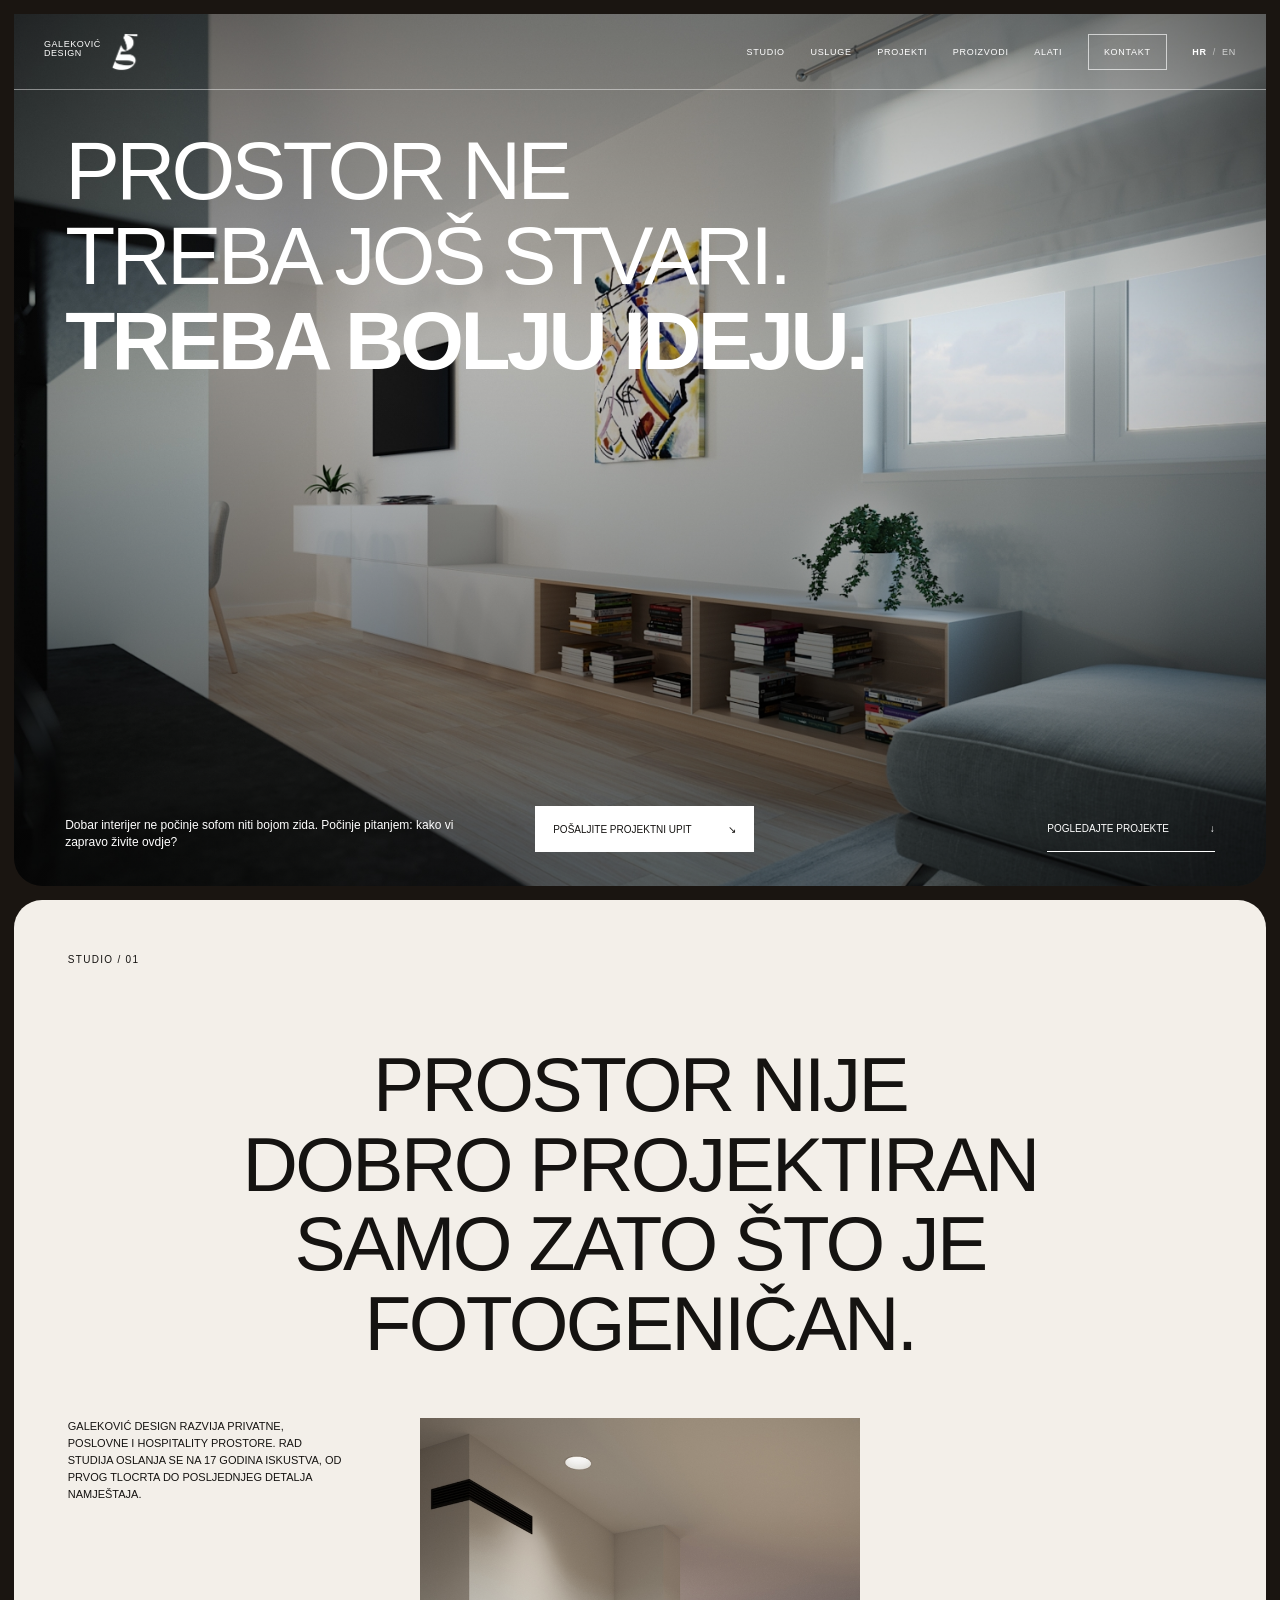
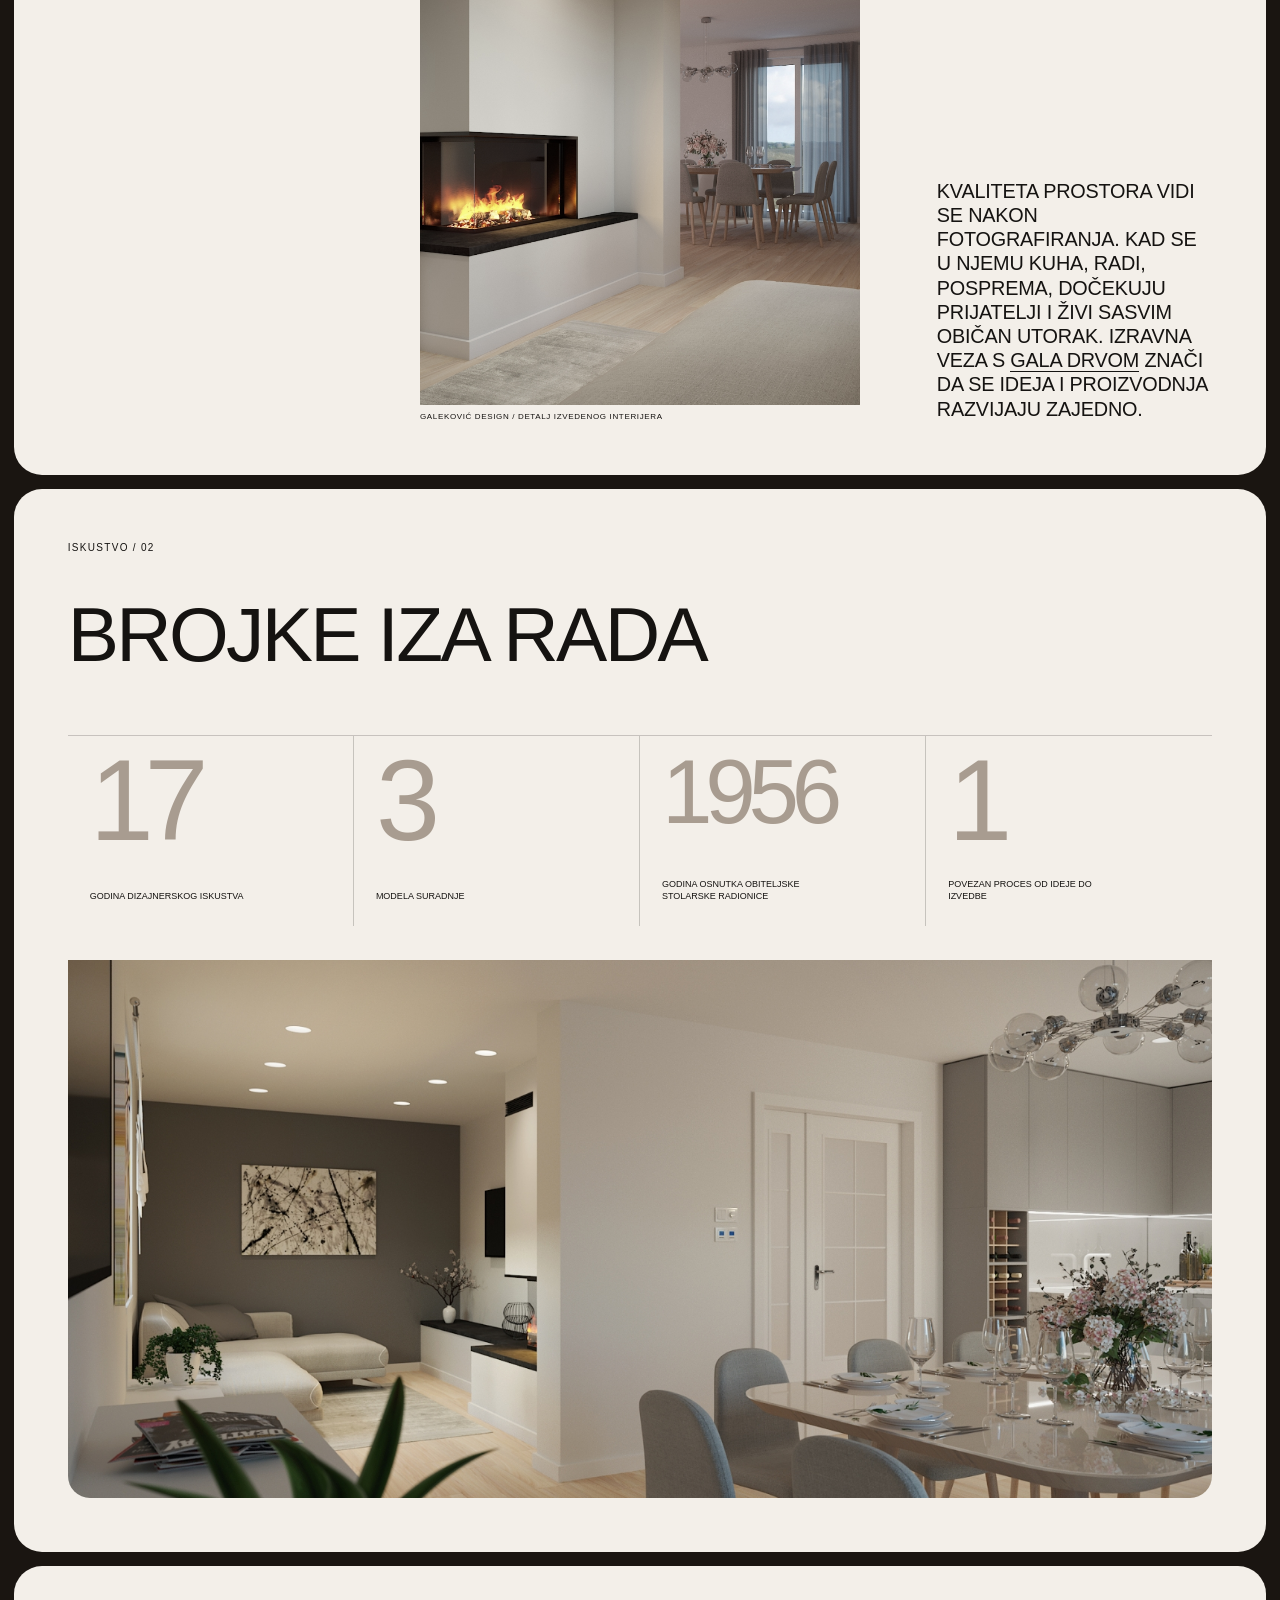
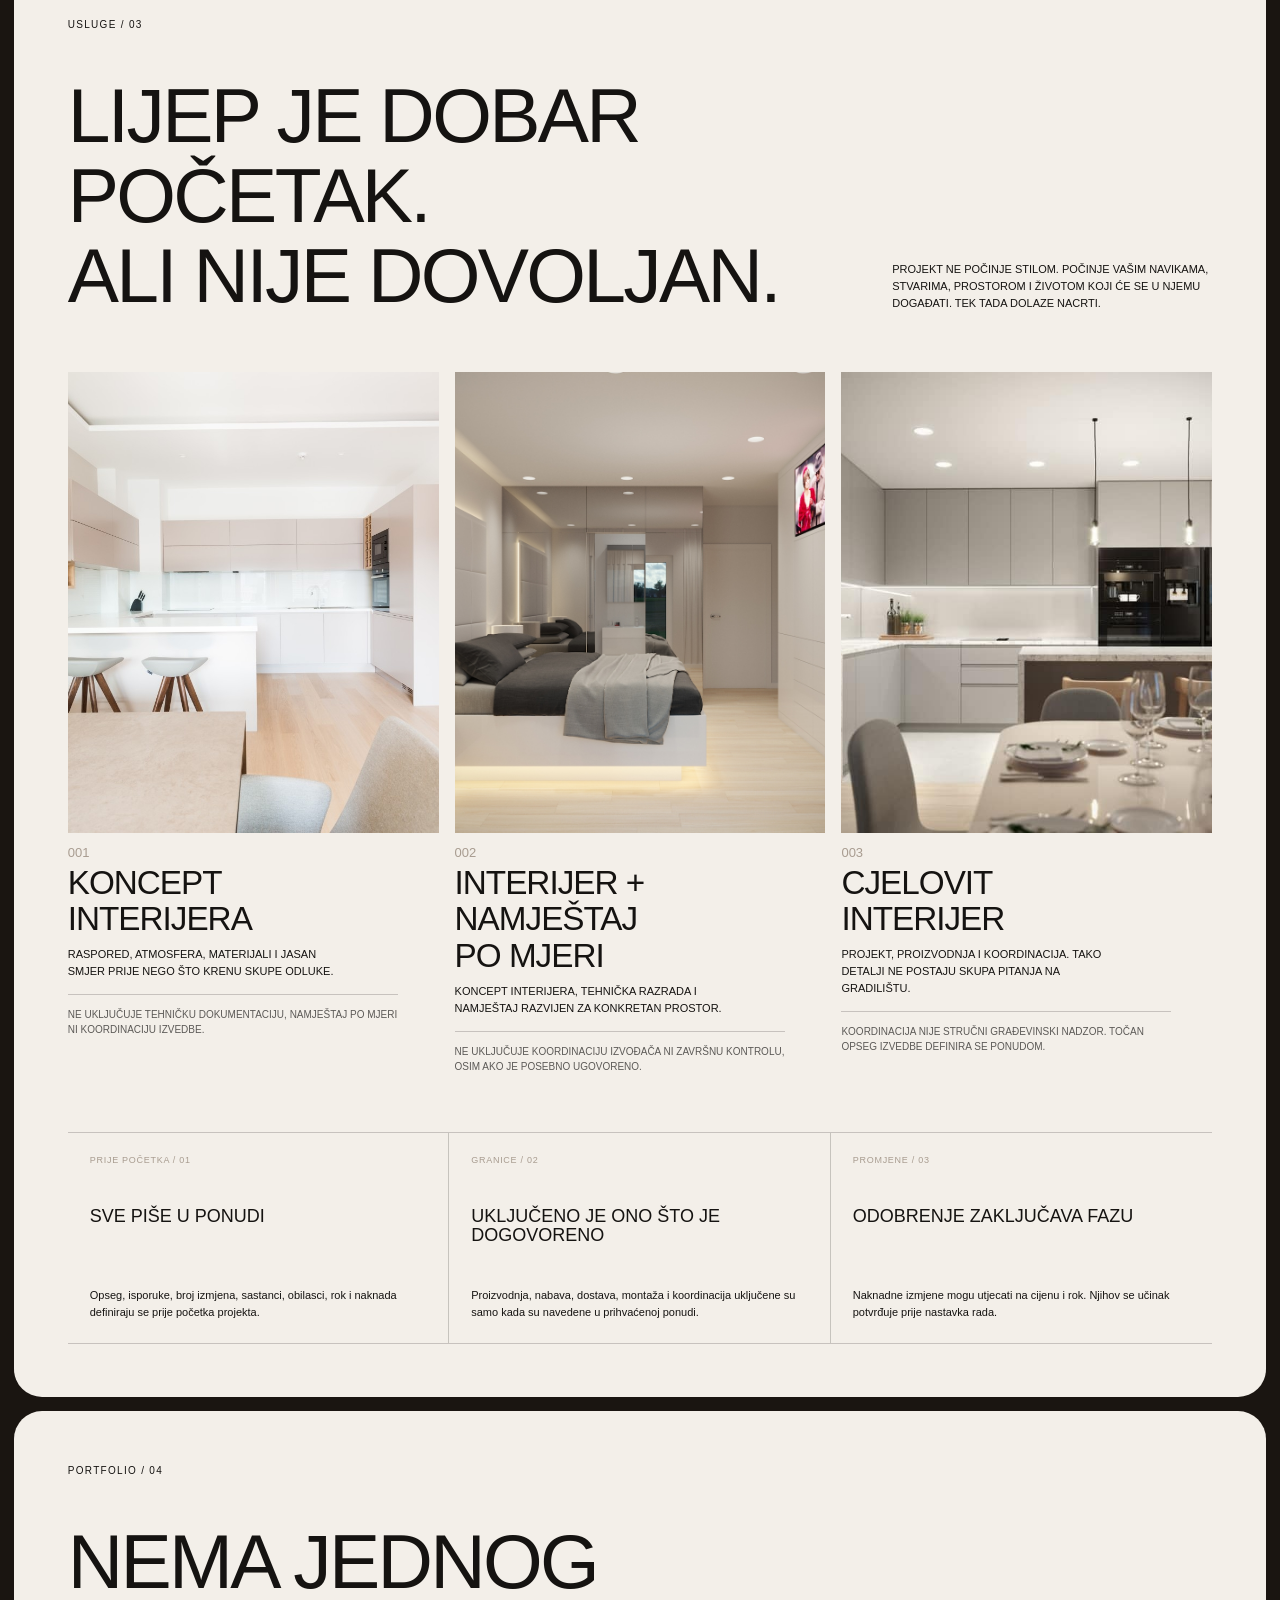
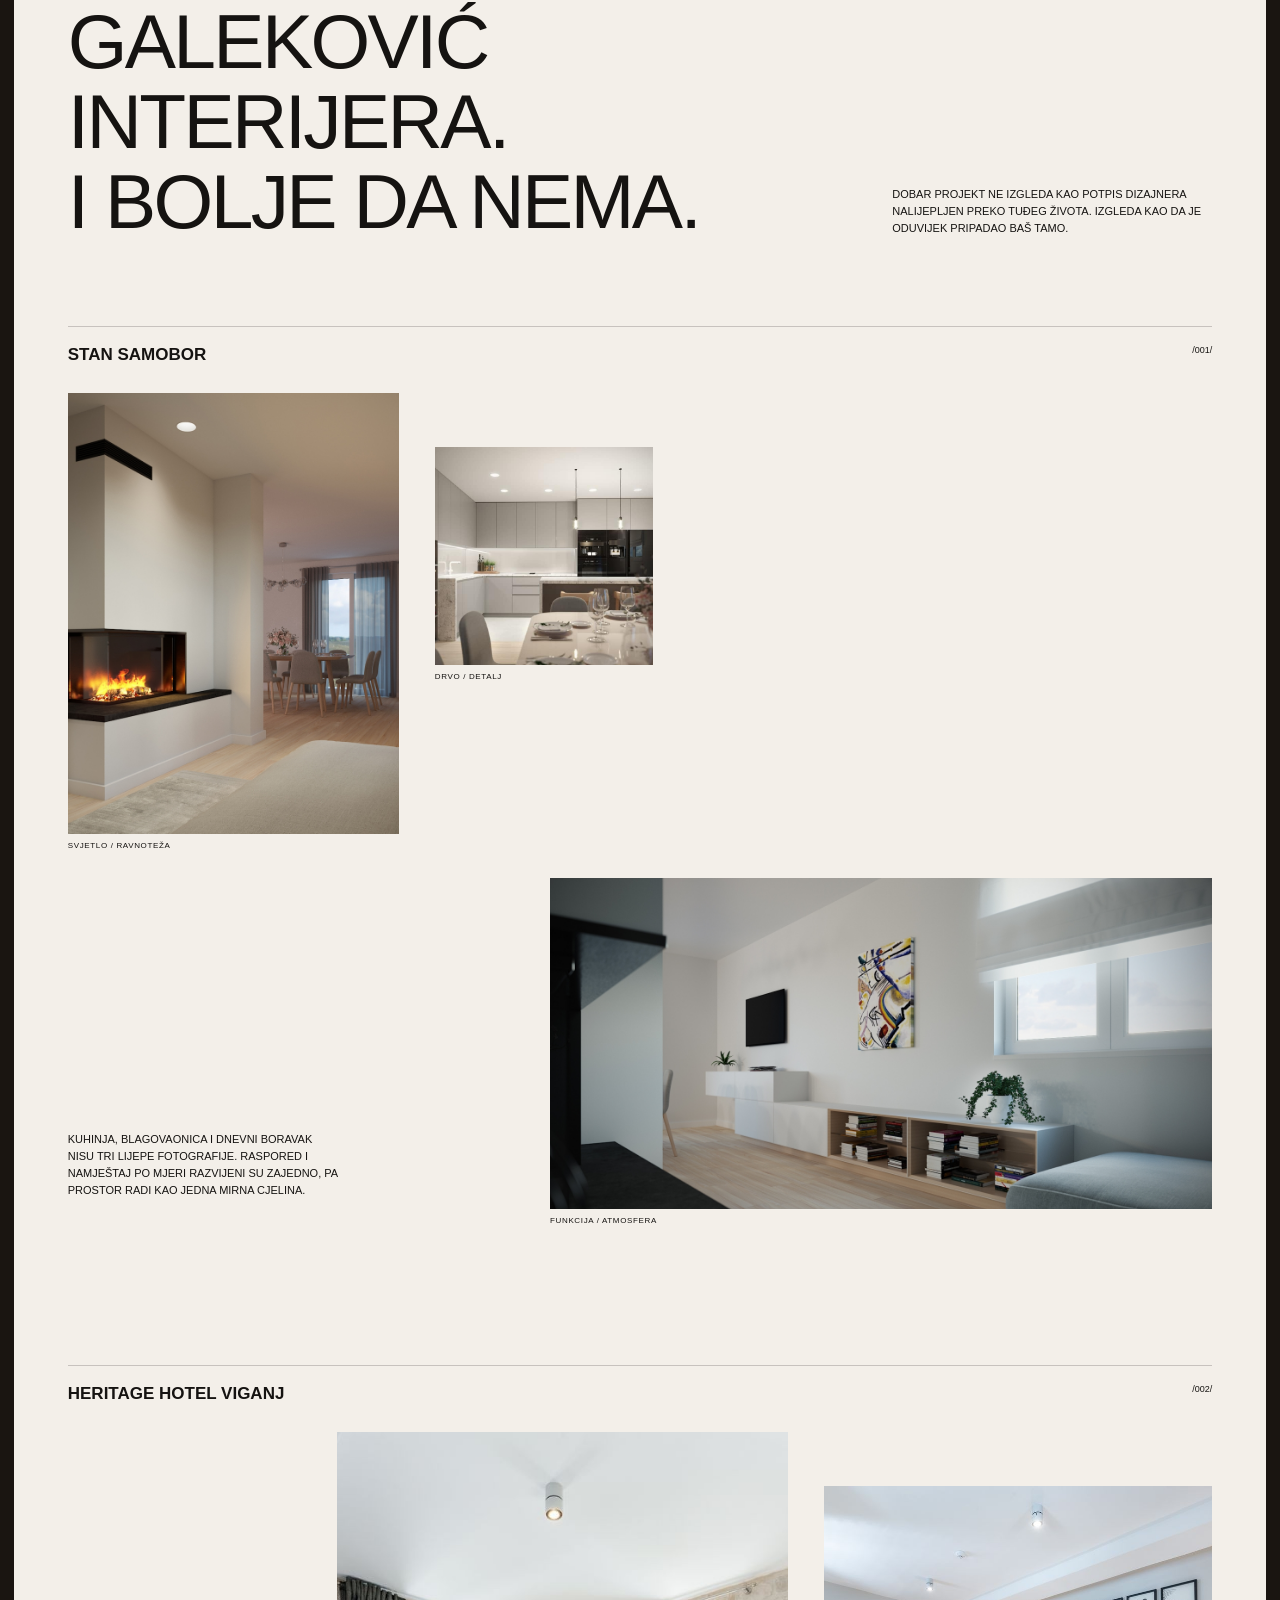
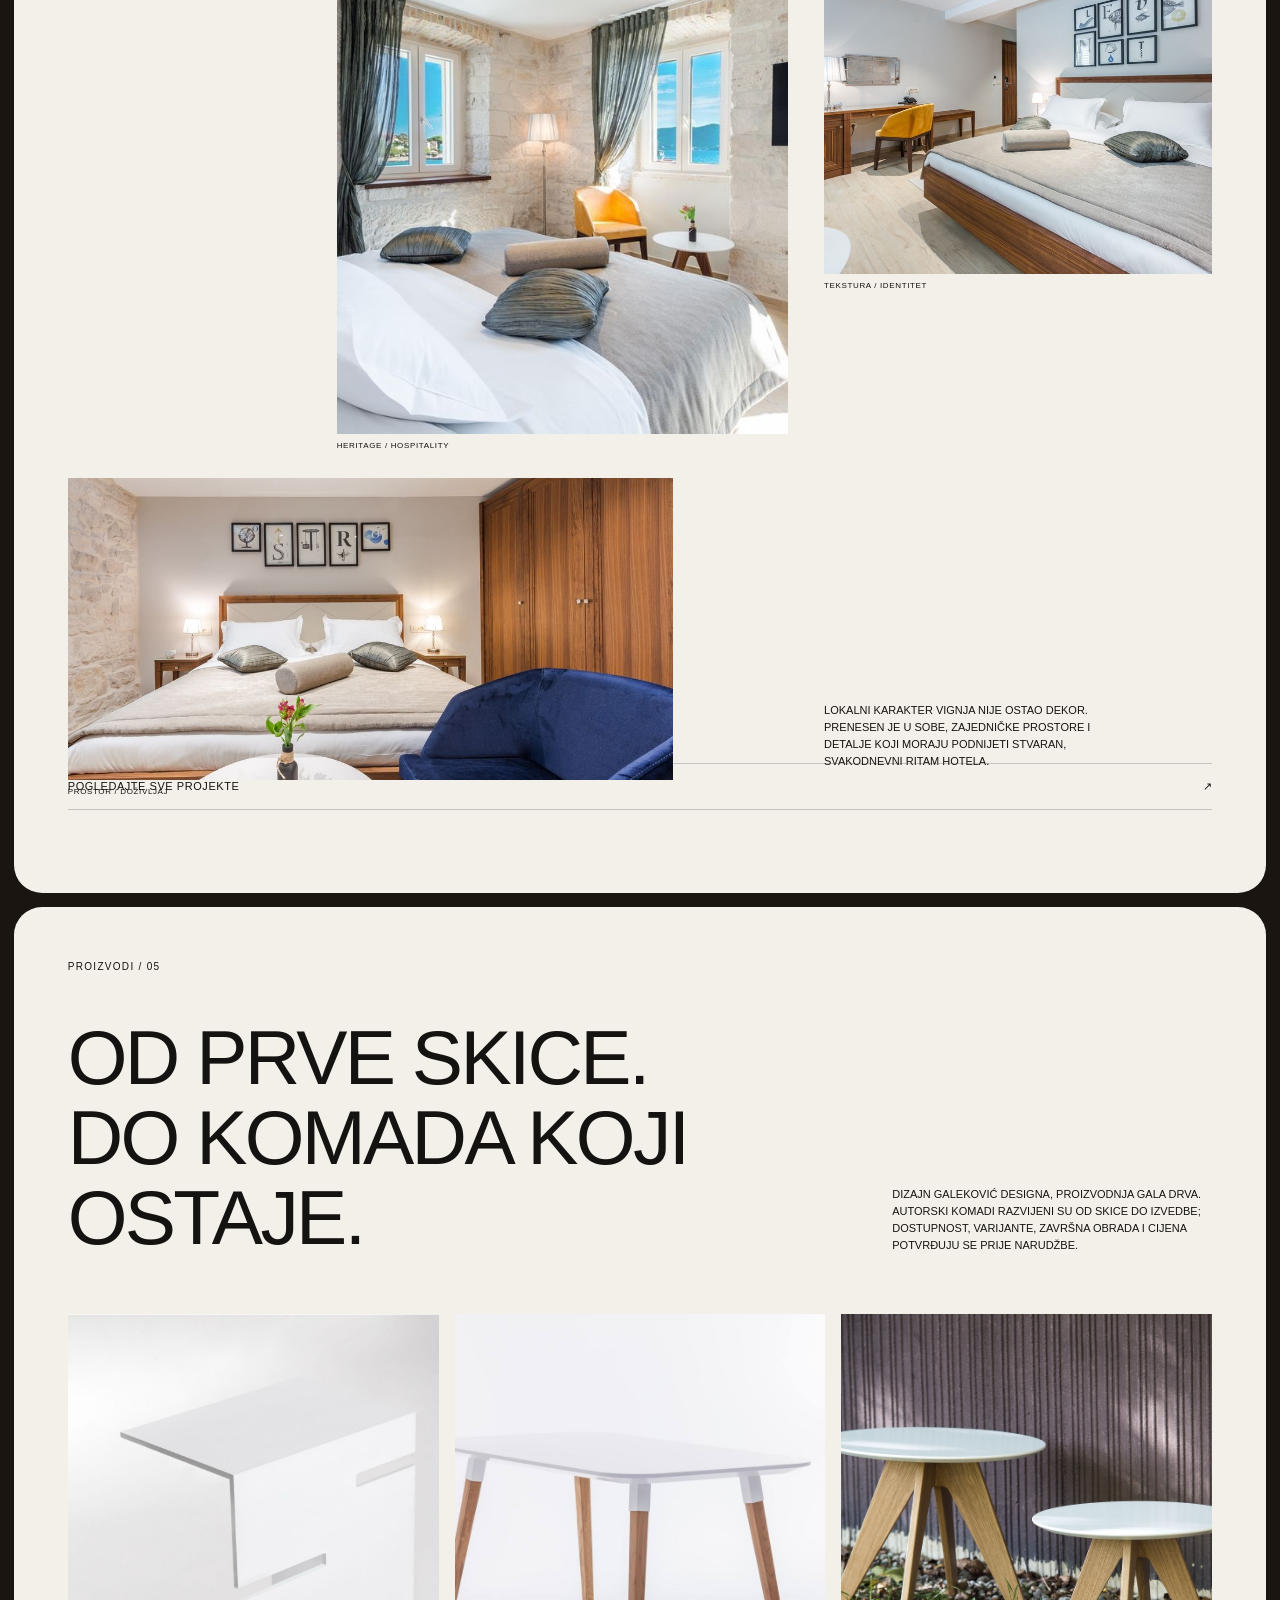
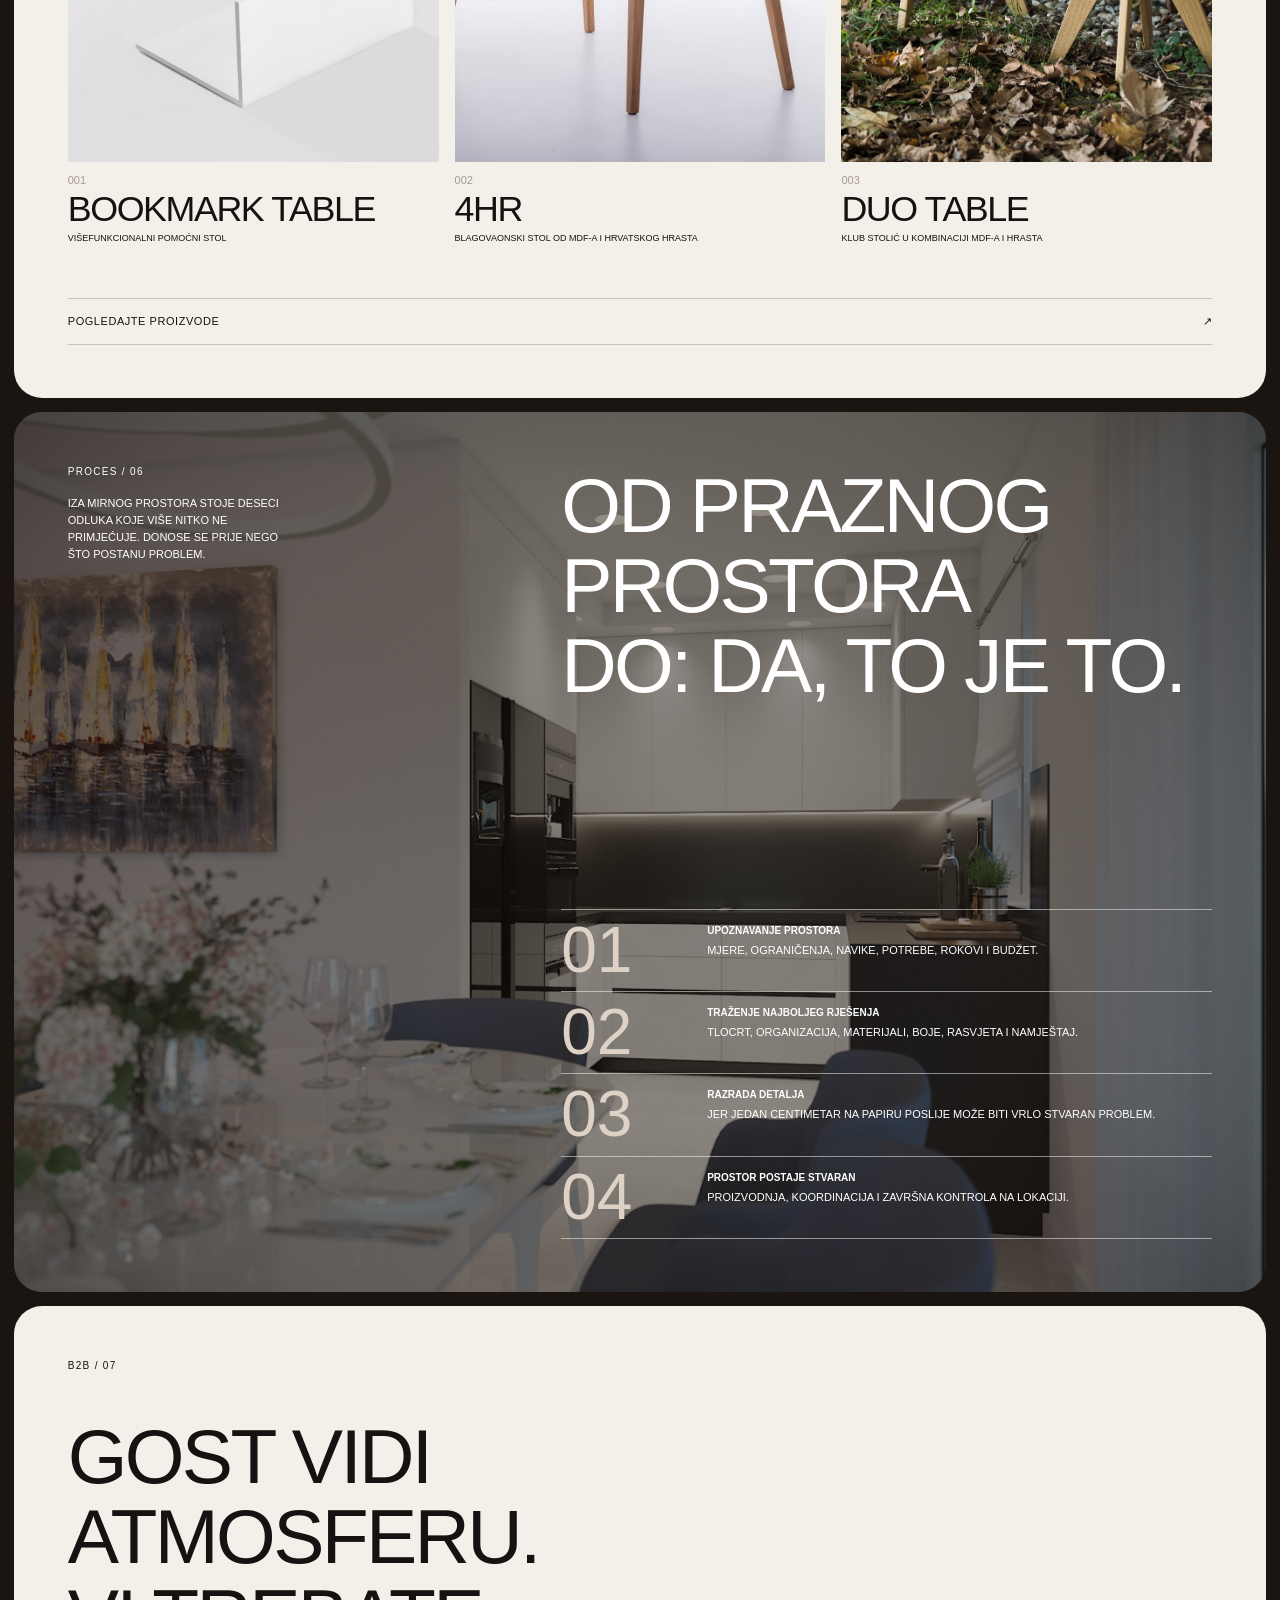
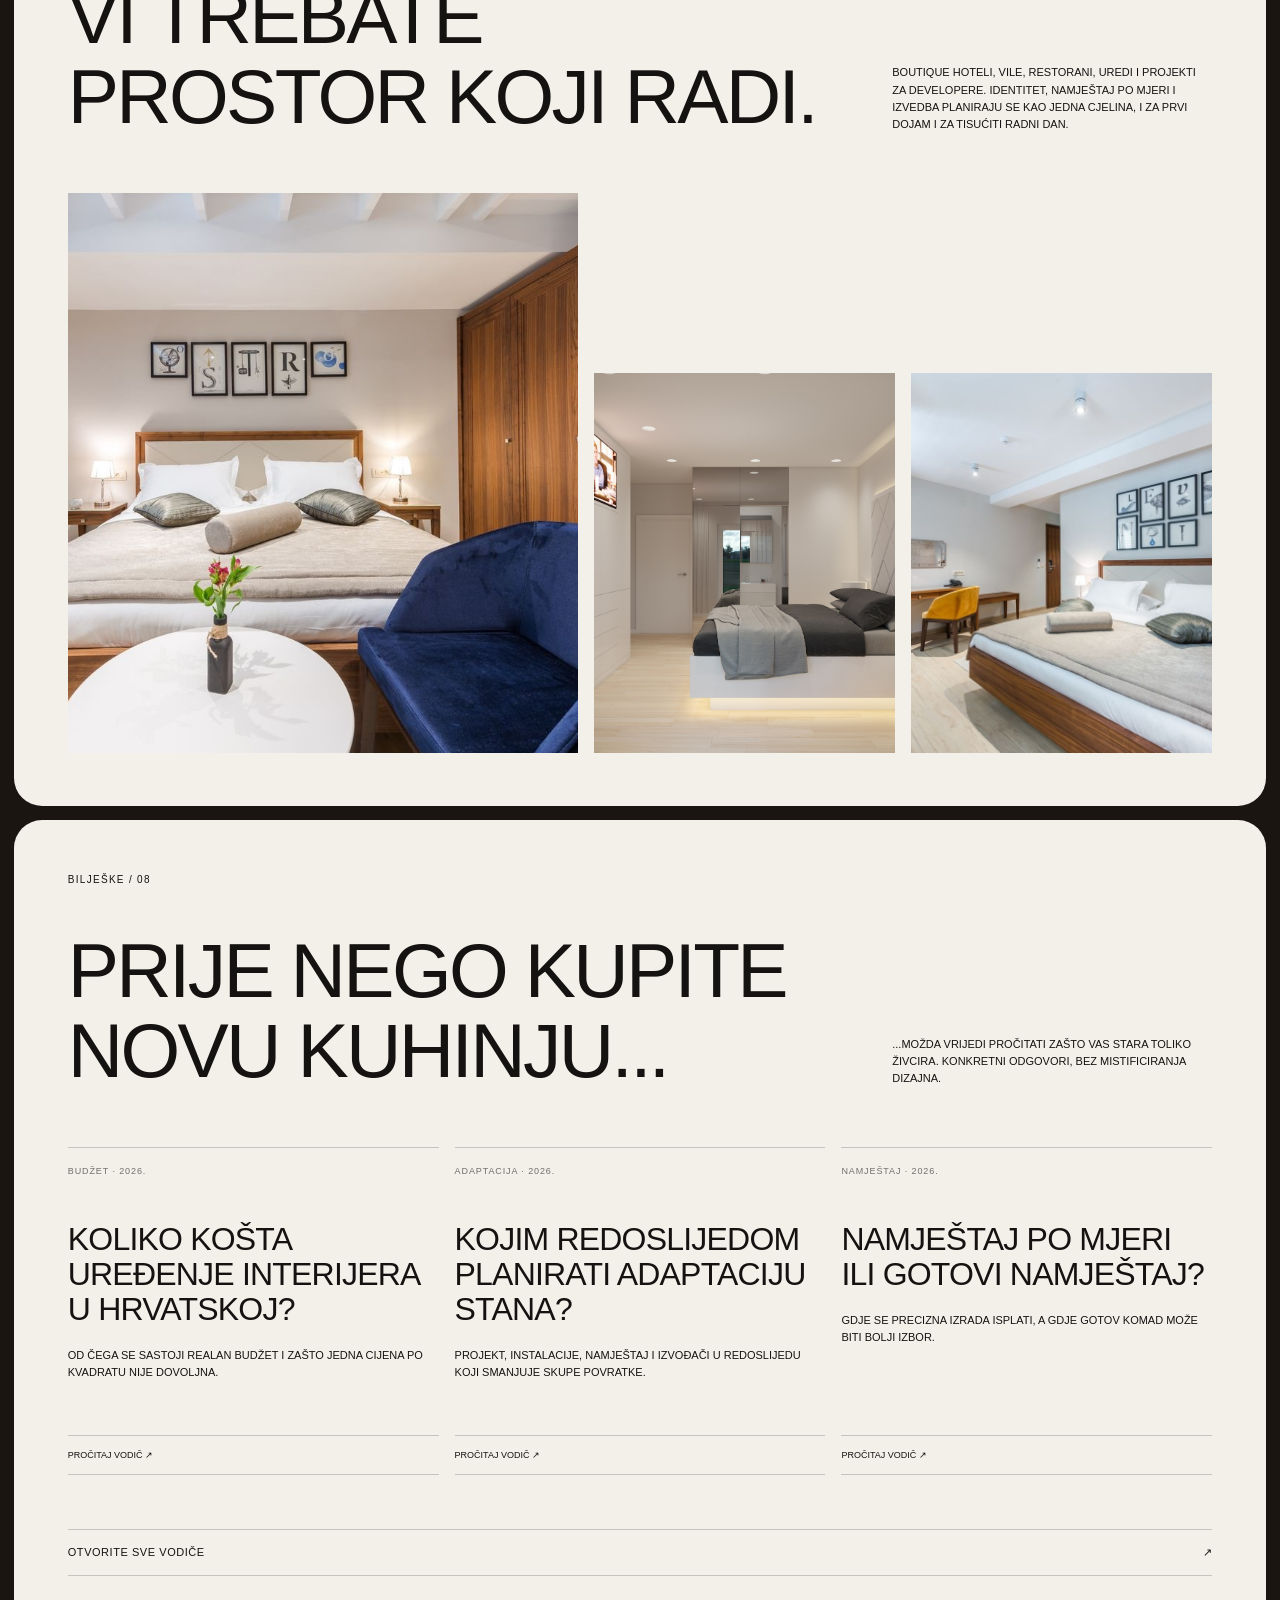
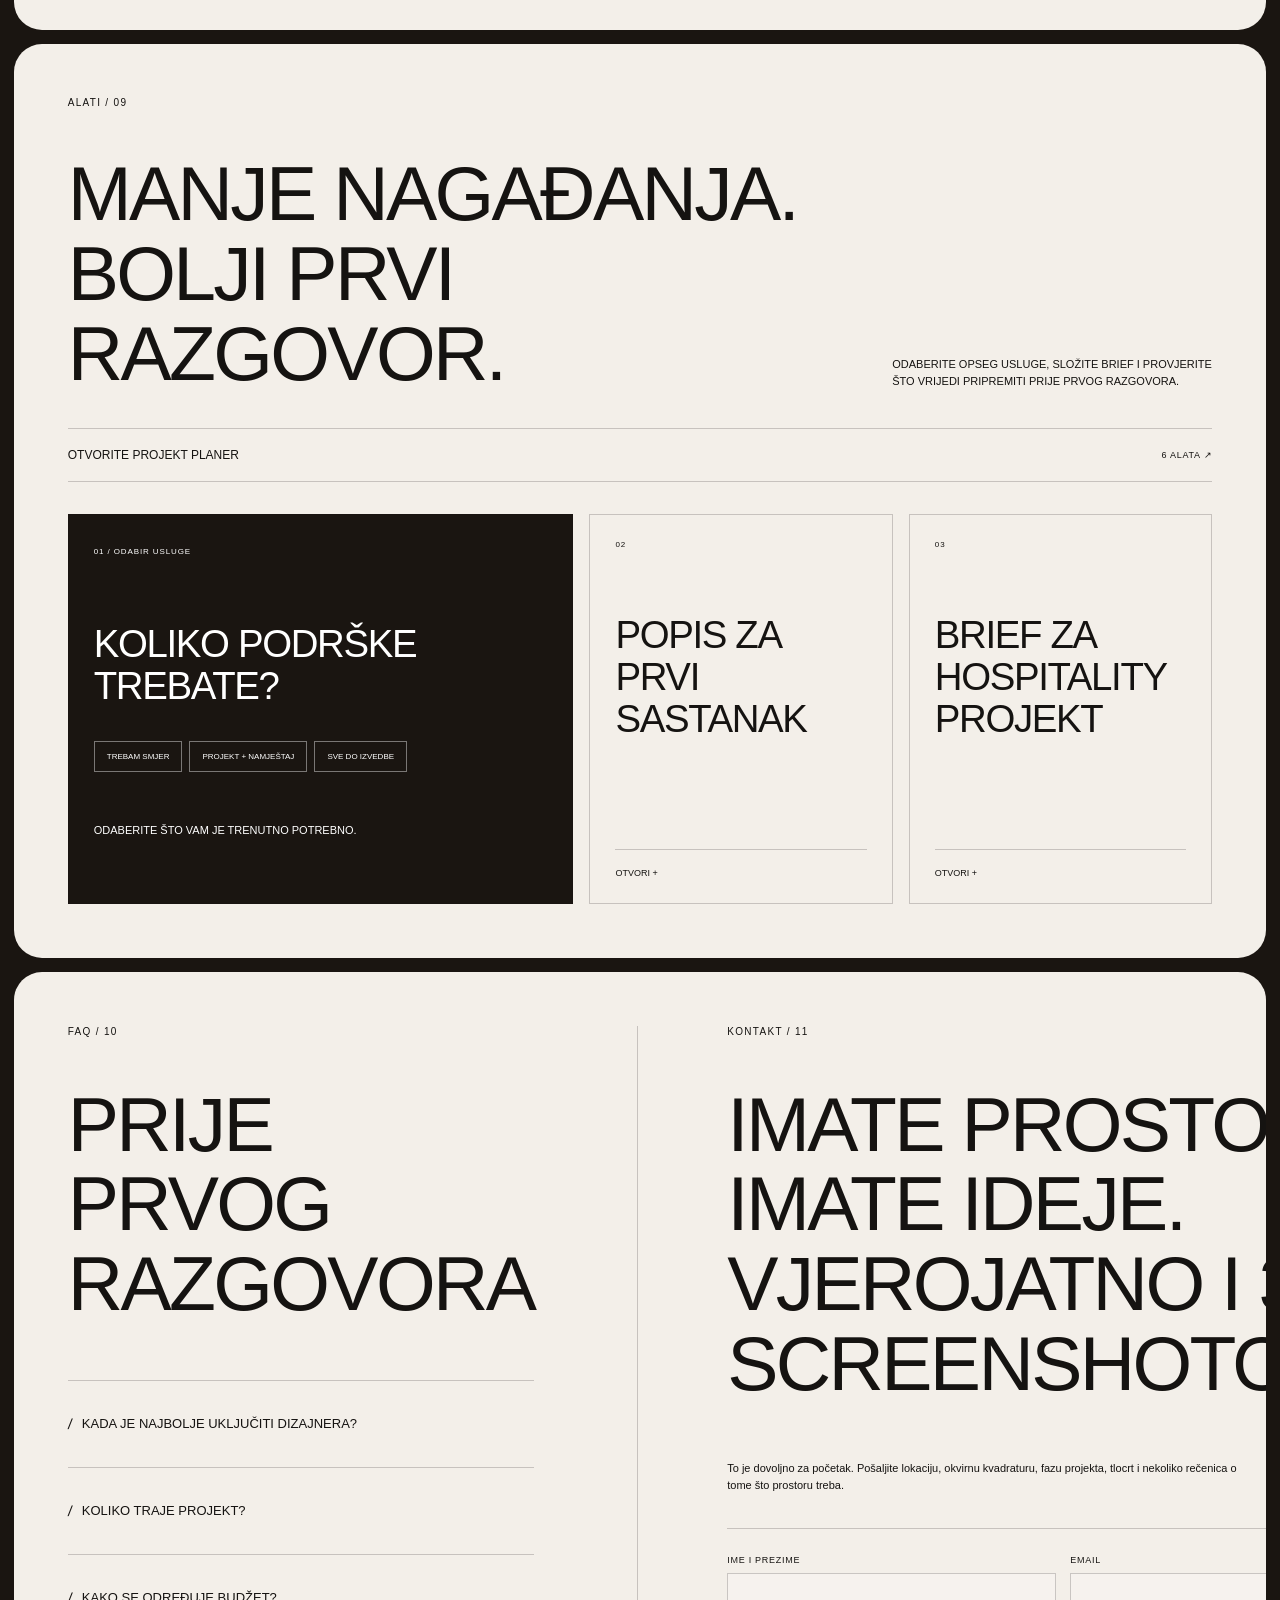
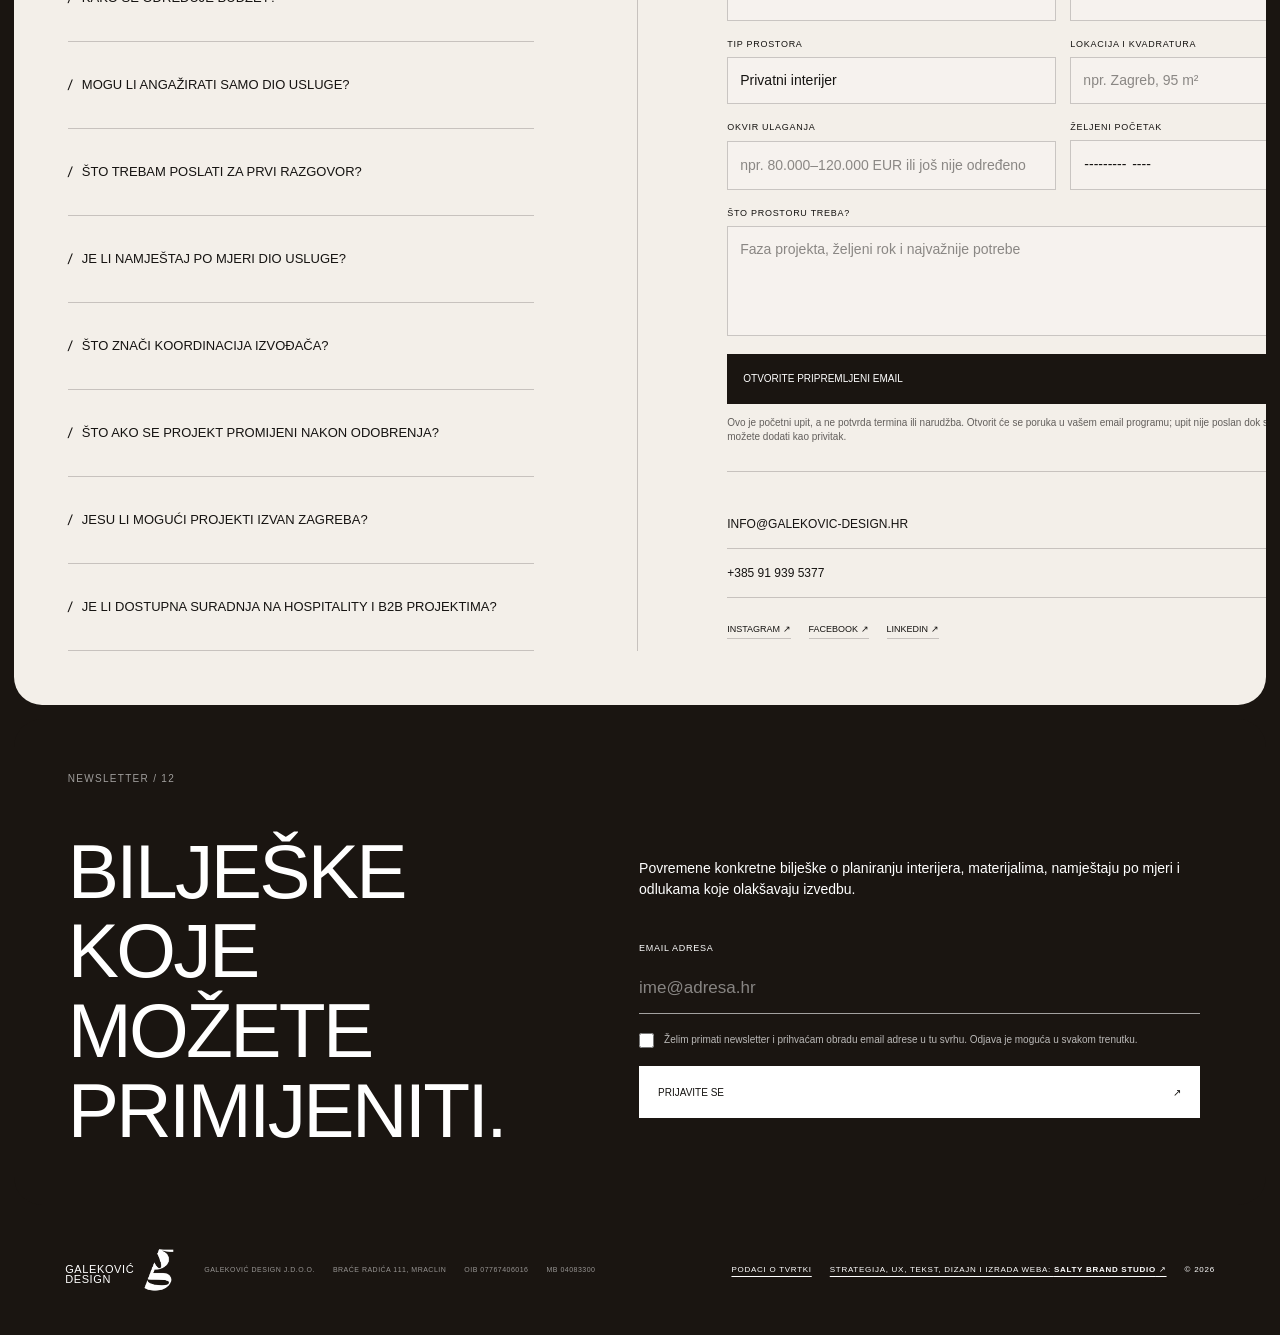
<file: index.html>
<!doctype html>
<html lang="hr">
<head>
  <meta charset="utf-8" />
  <meta name="viewport" content="width=device-width, initial-scale=1" />
  <meta name="description" content="Galeković Design projektira interijere i namještaj po mjeri za ljude koji ne žele samo lijep prostor. Žele prostor koji radi." />
  <title>Galeković Design | Prostor koji radi</title>
  <link rel="alternate" hreflang="hr" href="https://galekovic-design.hr/" />
  <link rel="alternate" hreflang="en" href="https://galekovic-design.hr/en/" />
  <link rel="alternate" hreflang="x-default" href="https://galekovic-design.hr/" />
  <link rel="stylesheet" href="styles.css?v=20261004-2" />
  <script type="application/ld+json">
  {
    "@context": "https://schema.org",
    "@graph": [
      {
        "@type": "ProfessionalService",
        "name": "Galeković Design",
        "legalName": "GALEKOVIĆ DESIGN j.d.o.o.",
        "url": "https://galekovic-design.hr/",
        "email": "info@galekovic-design.hr",
        "telephone": "+385919395377",
        "taxID": "07767406016",
        "foundingDate": "2013",
        "address": {"@type":"PostalAddress","streetAddress":"Braće Radića 111","addressLocality":"Mraclin","addressCountry":"HR"},
        "sameAs": ["https://www.instagram.com/galekovicdesign/","https://www.facebook.com/galekovicdesign/?locale=hr_HR","https://www.linkedin.com/in/jelena-galeković-982378106/"],
        "areaServed": "Hrvatska",
        "description": "Studio za interijere i namještaj po mjeri koji jednako dobro izgledaju i funkcioniraju u stvarnom životu.",
        "founder": {
          "@type": "Person",
          "name": "Jelena Galeković",
          "jobTitle": "Dizajn interijera"
        }
      },
      {
        "@type": "FAQPage",
        "mainEntity": [
          {"@type":"Question","name":"Kada je najbolje uključiti dizajnera interijera?","acceptedAnswer":{"@type":"Answer","text":"Najbolje prije konačnih odluka o instalacijama, rasvjeti, podovima i stolariji. Rani početak ostavlja više prostora za kvalitetan raspored i smanjuje skupe naknadne promjene."}},
          {"@type":"Question","name":"Koliko traje projekt interijera?","acceptedAnswer":{"@type":"Answer","text":"Trajanje ovisi o kvadraturi, opsegu usluge, stanju prostora i količini namještaja po mjeri. Nakon pregleda tlocrta i briefa definira se realan raspored faza."}},
          {"@type":"Question","name":"Kako se određuje budžet za uređenje interijera?","acceptedAnswer":{"@type":"Answer","text":"Budžet se planira prema građevinskim i obrtničkim radovima, opremi, rasvjeti, gotovom i namještaju po mjeri, logistici te rezervi za nepredviđene troškove."}},
          {"@type":"Question","name":"Mogu li angažirati samo dio usluge?","acceptedAnswer":{"@type":"Answer","text":"Da. Moguće je odabrati Koncept interijera, Interijer i namještaj po mjeri ili Cjelovit interijer s koordinacijom i izvedbom."}},
          {"@type":"Question","name":"Što trebam poslati za prvi razgovor?","acceptedAnswer":{"@type":"Answer","text":"Tlocrt ili skicu s mjerama, nekoliko fotografija prostora, lokaciju, okvirnu kvadraturu, željeni rok i kratak opis potreba i budžeta."}},
          {"@type":"Question","name":"Je li namještaj po mjeri dio usluge?","acceptedAnswer":{"@type":"Answer","text":"Ovisi o odabranoj usluzi. Nije uključen u standardni opseg Koncepta interijera. Kada je naveden u ponudi, razrađuju se materijali, okovi, spojevi, rasvjeta i način montaže."}},
          {"@type":"Question","name":"Što znači koordinacija izvođača?","acceptedAnswer":{"@type":"Answer","text":"Koordinacija povezuje projektne informacije, raspored odluka i komunikaciju s uključenim izvođačima u opsegu navedenom u ponudi. Nije isto što i stručni građevinski nadzor, osim ako je takva usluga posebno ugovorena."}},
          {"@type":"Question","name":"Što ako se projekt promijeni nakon odobrenja?","acceptedAnswer":{"@type":"Answer","text":"Svaka se faza potvrđuje prije nastavka. Naknadna izmjena procjenjuje se prije rada jer može utjecati na naknadu, dokumentaciju, proizvodnju i rok."}},
          {"@type":"Question","name":"Je li dostupna suradnja na hospitality i B2B projektima?","acceptedAnswer":{"@type":"Answer","text":"Da. Usluga obuhvaća boutique hotele, vile za odmor, restorane, urede i projekte za developere, uključujući identitet prostora i namještaj po mjeri."}}
        ]
      }
    ]
  }
  </script>
</head>
<body>
  <a class="skip-link" href="#sadrzaj">Preskoči na sadržaj</a>
  <header class="hero" id="top">
    <img class="hero-image" src="assets/projects/samobor-02.jpg" alt="Izvedeni interijer stana u Samoboru" />
    <div class="hero-shade"></div>
    <nav class="nav" aria-label="Glavna navigacija">
      <a class="brand" href="#top" aria-label="Galeković Design, početna"><span><b>Galeković</b><em>Design</em></span><img src="assets/brand/galekovic-monogram-transparent.png" alt="" /></a>
      <button class="menu-button" type="button" aria-expanded="false" aria-controls="menu">Izbornik</button>
      <div class="menu" id="menu">
        <a href="#studio">Studio</a><a href="#usluge">Usluge</a><a href="projekti/">Projekti</a><a href="proizvodi/">Proizvodi</a><a href="alati/">Alati</a><a class="nav-cta" href="#kontakt">Kontakt</a><span class="language-switch"><b>HR</b><i>/</i><a href="en/">EN</a></span>
      </div>
    </nav>
    <div class="hero-content">
      <h1>Prostor ne treba još stvari.<br /><strong>Treba bolju ideju.</strong></h1>
      <div class="hero-bottom">
        <p>Dobar interijer ne počinje sofom niti bojom zida. Počinje pitanjem: kako vi zapravo živite ovdje?</p>
        <a class="primary-link" href="#kontakt">Pošaljite projektni upit <span>↘</span></a>
        <a class="underline-link" href="#projekti">Pogledajte projekte <span>↓</span></a>
      </div>
    </div>
  </header>

  <main id="sadrzaj">
    <section class="panel intro-panel reveal" id="studio">
      <div class="panel-kicker">Studio / 01</div>
      <h2>Prostor nije dobro projektiran<br />samo zato što je fotogeničan.</h2>
      <div class="intro-grid">
        <p class="small-copy">Galeković Design razvija privatne, poslovne i hospitality prostore. Rad studija oslanja se na 17 godina iskustva, od prvog tlocrta do posljednjeg detalja namještaja.</p>
        <figure class="portrait-substitute">
          <img src="assets/projects/samobor-03.jpg" alt="Detalj namještaja po mjeri u izvedenom interijeru" />
          <figcaption>Galeković Design / detalj izvedenog interijera</figcaption>
        </figure>
        <p class="statement">Kvaliteta prostora vidi se nakon fotografiranja. Kad se u njemu kuha, radi, posprema, dočekuju prijatelji i živi sasvim običan utorak. Izravna veza s <a class="text-link" href="https://www.galadrvo.hr/" target="_blank" rel="noopener">Gala drvom</a> znači da se ideja i proizvodnja razvijaju zajedno.</p>
      </div>
    </section>

    <section class="panel numbers reveal" aria-labelledby="numbers-title">
      <div class="panel-kicker">Iskustvo / 02</div>
      <h2 id="numbers-title">Brojke iza rada</h2>
      <div class="number-grid">
        <article><strong>17</strong><span>godina dizajnerskog iskustva</span></article>
        <article><strong>3</strong><span>modela suradnje</span></article>
        <article><strong>1956</strong><span>godina osnutka obiteljske stolarske radionice</span></article>
        <article><strong>1</strong><span>povezan proces od ideje do izvedbe</span></article>
      </div>
      <img class="numbers-image" src="assets/projects/samobor-04.jpg" alt="Blagovaonica u stanu Samobor" />
    </section>

    <section class="panel services reveal" id="usluge">
      <div class="section-head">
        <div><div class="panel-kicker">Usluge / 03</div><h2>Lijep je dobar početak.<br />Ali nije dovoljan.</h2></div>
        <p>Projekt ne počinje stilom. Počinje vašim navikama, stvarima, prostorom i životom koji će se u njemu događati. Tek tada dolaze nacrti.</p>
      </div>
      <div class="service-grid">
        <article><img src="assets/projects/buzanova-01.jpg" alt="Koncept interijera stana Bužanova" /><b>001</b><h3>Koncept<br />interijera</h3><p>Raspored, atmosfera, materijali i jasan smjer prije nego što krenu skupe odluke.</p><span class="scope-exclusion">Ne uključuje tehničku dokumentaciju, namještaj po mjeri ni koordinaciju izvedbe.</span></article>
        <article><img src="assets/projects/bralo-01.jpg" alt="Projekt interijera Ville Bralo" /><b>002</b><h3>Interijer + namještaj<br />po mjeri</h3><p>Koncept interijera, tehnička razrada i namještaj razvijen za konkretan prostor.</p><span class="scope-exclusion">Ne uključuje koordinaciju izvođača ni završnu kontrolu, osim ako je posebno ugovoreno.</span></article>
        <article><img src="assets/projects/samobor-01.jpg" alt="Kompletno izveden interijer" /><b>003</b><h3>Cjelovit<br />interijer</h3><p>Projekt, proizvodnja i koordinacija. Tako detalji ne postaju skupa pitanja na gradilištu.</p><span class="scope-exclusion">Koordinacija nije stručni građevinski nadzor. Točan opseg izvedbe definira se ponudom.</span></article>
      </div>
      <div class="scope-guardrails" aria-label="Važno prije početka suradnje">
        <div><span>Prije početka / 01</span><strong>Sve piše u ponudi</strong><p>Opseg, isporuke, broj izmjena, sastanci, obilasci, rok i naknada definiraju se prije početka projekta.</p></div>
        <div><span>Granice / 02</span><strong>Uključeno je ono što je dogovoreno</strong><p>Proizvodnja, nabava, dostava, montaža i koordinacija uključene su samo kada su navedene u prihvaćenoj ponudi.</p></div>
        <div><span>Promjene / 03</span><strong>Odobrenje zaključava fazu</strong><p>Naknadne izmjene mogu utjecati na cijenu i rok. Njihov se učinak potvrđuje prije nastavka rada.</p></div>
      </div>
    </section>

    <section class="panel portfolio reveal" id="projekti">
      <div class="section-head portfolio-head">
        <div><div class="panel-kicker">Portfolio / 04</div><h2>Nema jednog Galeković interijera.<br />I bolje da nema.</h2></div>
        <p>Dobar projekt ne izgleda kao potpis dizajnera nalijepljen preko tuđeg života. Izgleda kao da je oduvijek pripadao baš tamo.</p>
      </div>
      <article class="project-board">
        <header><h3>Stan Samobor</h3><span>/001/</span></header>
        <figure class="project-a"><img src="assets/projects/samobor-03.jpg" alt="Dnevni prostor stana Samobor" /><figcaption>svjetlo / ravnoteža</figcaption></figure>
        <figure class="project-b"><img src="assets/projects/samobor-01.jpg" alt="Kuhinja po mjeri u stanu Samobor" /><figcaption>drvo / detalj</figcaption></figure>
        <p class="project-copy">Kuhinja, blagovaonica i dnevni boravak nisu tri lijepe fotografije. Raspored i namještaj po mjeri razvijeni su zajedno, pa prostor radi kao jedna mirna cjelina.</p>
        <figure class="project-c"><img src="assets/projects/samobor-02.jpg" alt="Blagovaonica stana Samobor" /><figcaption>funkcija / atmosfera</figcaption></figure>
      </article>
      <article class="project-board second">
        <header><h3>Heritage Hotel Viganj</h3><span>/002/</span></header>
        <figure class="project-a"><img src="assets/projects/viganj-01.jpg" alt="Soba hotela Viganj" /><figcaption>heritage / hospitality</figcaption></figure>
        <figure class="project-b"><img src="assets/projects/viganj-02.jpg" alt="Detalj hotela Viganj" /><figcaption>tekstura / identitet</figcaption></figure>
        <p class="project-copy">Lokalni karakter Vignja nije ostao dekor. Prenesen je u sobe, zajedničke prostore i detalje koji moraju podnijeti stvaran, svakodnevni ritam hotela.</p>
        <figure class="project-c"><img src="assets/projects/viganj-03.jpg" alt="Interijer Heritage Hotela Viganj" /><figcaption>prostor / doživljaj</figcaption></figure>
      </article>
      <a class="section-link" href="projekti/">Pogledajte sve projekte <span>↗</span></a>
    </section>

    <section class="panel product-preview reveal" id="proizvodi">
      <div class="section-head">
        <div><div class="panel-kicker">Proizvodi / 05</div><h2>Od prve skice.<br />Do komada koji ostaje.</h2></div>
        <p>Dizajn Galeković Designa, proizvodnja Gala drva. Autorski komadi razvijeni su od skice do izvedbe; dostupnost, varijante, završna obrada i cijena potvrđuju se prije narudžbe.</p>
      </div>
      <div class="product-preview-grid">
        <a href="proizvodi/#bookmark-table"><img src="assets/products/bookmark-table.jpg" alt="Bookmark Table, dizajn Jelene Galeković" /><span>001</span><h3>Bookmark Table</h3><p>Višefunkcionalni pomoćni stol</p></a>
        <a href="proizvodi/#4hr"><img src="assets/products/4hr.jpg" alt="4HR blagovaonski stol" /><span>002</span><h3>4HR</h3><p>Blagovaonski stol od MDF-a i hrvatskog hrasta</p></a>
        <a href="proizvodi/#duo-table"><img src="assets/products/duo-table.jpg" alt="Duo Table klub stolić" /><span>003</span><h3>Duo Table</h3><p>Klub stolić u kombinaciji MDF-a i hrasta</p></a>
      </div>
      <a class="section-link" href="proizvodi/">Pogledajte proizvode <span>↗</span></a>
    </section>

    <section class="process reveal" id="proces">
      <img src="assets/projects/bralo-03.jpg" alt="Izvedeni interijer Ville Bralo" />
      <div class="process-overlay"></div>
      <div class="process-content">
        <div class="process-intro"><div class="panel-kicker">Proces / 06</div><p>Iza mirnog prostora stoje deseci odluka koje više nitko ne primjećuje. Donose se prije nego što postanu problem.</p></div>
        <h2>Od praznog prostora<br />do: da, to je to.</h2>
        <ol>
          <li><span>01</span><div><b>Upoznavanje prostora</b><p>Mjere, ograničenja, navike, potrebe, rokovi i budžet.</p></div></li>
          <li><span>02</span><div><b>Traženje najboljeg rješenja</b><p>Tlocrt, organizacija, materijali, boje, rasvjeta i namještaj.</p></div></li>
          <li><span>03</span><div><b>Razrada detalja</b><p>Jer jedan centimetar na papiru poslije može biti vrlo stvaran problem.</p></div></li>
          <li><span>04</span><div><b>Prostor postaje stvaran</b><p>Proizvodnja, koordinacija i završna kontrola na lokaciji.</p></div></li>
        </ol>
      </div>
    </section>

    <section class="panel b2b reveal">
      <div class="section-head">
        <div><div class="panel-kicker">B2B / 07</div><h2>Gost vidi atmosferu.<br />Vi trebate prostor koji radi.</h2></div>
        <p>Boutique hoteli, vile, restorani, uredi i projekti za developere. Identitet, namještaj po mjeri i izvedba planiraju se kao jedna cjelina, i za prvi dojam i za tisućiti radni dan.</p>
      </div>
      <div class="b2b-gallery"><img src="assets/projects/viganj-03.jpg" alt="Hospitality interijer" /><img src="assets/projects/bralo-02.jpg" alt="Privatna vila" /><img src="assets/projects/viganj-02.jpg" alt="Detalj hospitality interijera" /></div>
    </section>

    <section class="panel journal reveal" id="savjeti">
      <div class="section-head">
        <div><div class="panel-kicker">Bilješke / 08</div><h2>Prije nego kupite<br />novu kuhinju...</h2></div>
        <p>...možda vrijedi pročitati zašto vas stara toliko živcira. Konkretni odgovori, bez mistificiranja dizajna.</p>
      </div>
      <div class="journal-grid">
        <a class="article-card article-card-link" href="savjeti/koliko-kosta-uredenje-interijera-2026/"><span>Budžet · 2026.</span><h3>Koliko košta uređenje interijera u Hrvatskoj?</h3><p>Od čega se sastoji realan budžet i zašto jedna cijena po kvadratu nije dovoljna.</p><b>Pročitaj vodič ↗</b></a>
        <a class="article-card article-card-link" href="savjeti/adaptacija-stana-redoslijed-radova/"><span>Adaptacija · 2026.</span><h3>Kojim redoslijedom planirati adaptaciju stana?</h3><p>Projekt, instalacije, namještaj i izvođači u redoslijedu koji smanjuje skupe povratke.</p><b>Pročitaj vodič ↗</b></a>
        <a class="article-card article-card-link" href="savjeti/namjestaj-po-mjeri-ili-gotovi/"><span>Namještaj · 2026.</span><h3>Namještaj po mjeri ili gotovi namještaj?</h3><p>Gdje se precizna izrada isplati, a gdje gotov komad može biti bolji izbor.</p><b>Pročitaj vodič ↗</b></a>
      </div>
      <a class="section-link" href="savjeti/">Otvorite sve vodiče <span>↗</span></a>
    </section>

    <section class="panel tools reveal" id="alati">
      <div class="section-head">
        <div><div class="panel-kicker">Alati / 09</div><h2>Manje nagađanja.<br />Bolji prvi razgovor.</h2></div>
        <p>Odaberite opseg usluge, složite brief i provjerite što vrijedi pripremiti prije prvog razgovora.</p>
      </div>
      <a class="tools-launch" href="alati/"><span>Otvorite projekt planer</span><b>6 alata ↗</b></a>
      <div class="tools-grid">
        <article class="service-finder">
          <span>01 / Odabir usluge</span><h3>Koliko podrške trebate?</h3>
          <div class="finder-options"><button type="button" data-result="Koncept interijera. Dobar izbor kada su potrebni raspored, atmosfera i jasan smjer za samostalnu realizaciju.">Trebam smjer</button><button type="button" data-result="Interijer + namještaj po mjeri. Projekt interijera i precizno razrađen namještaj po mjeri.">Projekt + namještaj</button><button type="button" data-result="Cjelovit interijer. Dizajn, koordinacija, proizvodnja i završna izvedba povezani u jednu uslugu.">Sve do izvedbe</button></div>
          <p class="finder-result" aria-live="polite">Odaberite što vam je trenutno potrebno.</p>
        </article>
        <details class="tool-card"><summary><span>02</span><h3>Popis za prvi sastanak</h3><b>Otvori +</b></summary><ul><li>Tlocrt ili skica s mjerama</li><li>Fotografije postojećeg stanja</li><li>Lokacija i kvadratura</li><li>Željeni rok</li><li>Okvir budžeta</li><li>Najvažniji prioriteti</li></ul></details>
        <details class="tool-card"><summary><span>03</span><h3>Brief za hospitality projekt</h3><b>Otvori +</b></summary><ul><li>Tip i kategorija objekta</li><li>Profil gosta</li><li>Broj jedinica ili sjedećih mjesta</li><li>Operativni zahtjevi</li><li>Standardi održavanja</li><li>Planirani datum otvaranja</li></ul></details>
      </div>
    </section>

    <section class="panel faq-contact reveal" id="kontakt">
      <div class="faq">
        <div class="panel-kicker">FAQ / 10</div><h2>Prije prvog<br />razgovora</h2>
        <details><summary>Kada je najbolje uključiti dizajnera?</summary><p>Prije konačnih odluka o instalacijama, rasvjeti, podovima i stolariji. Rani početak ostavlja više prostora za kvalitetan raspored i smanjuje skupe naknadne promjene.</p></details>
        <details><summary>Koliko traje projekt?</summary><p>Trajanje ovisi o kvadraturi, stanju prostora, opsegu usluge i količini namještaja po mjeri. Realan raspored faza određuje se nakon pregleda tlocrta i projektnog zadatka.</p></details>
        <details><summary>Kako se određuje budžet?</summary><p>U procjenu ulaze radovi, oprema, rasvjeta, namještaj, dostava, montaža i rezerva. Jedna univerzalna cijena po kvadratu nije pouzdana jer svaki prostor ima drukčiji opseg.</p></details>
        <details><summary>Mogu li angažirati samo dio usluge?</summary><p>Da. Dostupni su Koncept interijera, Interijer + namještaj po mjeri i Cjelovit interijer s koordinacijom i izvedbom.</p></details>
        <details><summary>Što trebam poslati za prvi razgovor?</summary><p>Tlocrt ili skicu s mjerama, fotografije prostora, lokaciju, kvadraturu, željeni rok i kratak opis potreba i okvirnog budžeta.</p></details>
        <details><summary>Je li namještaj po mjeri dio usluge?</summary><p>Ovisi o odabranoj usluzi. Nije uključen u standardni opseg Koncepta interijera. Kada je naveden u ponudi, razrađuju se materijali, okovi, spojevi, rasvjeta i način montaže.</p></details>
        <details><summary>Što znači koordinacija izvođača?</summary><p>Koordinacija povezuje projektne informacije, raspored odluka i komunikaciju s izvođačima u opsegu navedenom u ponudi. Nije isto što i stručni građevinski nadzor, osim ako je takva usluga posebno ugovorena.</p></details>
        <details><summary>Što ako se projekt promijeni nakon odobrenja?</summary><p>Svaka se faza potvrđuje prije nastavka. Naknadna izmjena prvo se procjenjuje jer može utjecati na naknadu, dokumentaciju, proizvodnju i rok.</p></details>
        <details><summary>Jesu li mogući projekti izvan Zagreba?</summary><p>Da. Broj obilazaka, mjerenja i način koordinacije određuju se prema lokaciji i vrsti projekta.</p></details>
        <details><summary>Je li dostupna suradnja na hospitality i B2B projektima?</summary><p>Da. Usluga je dostupna za boutique hotele, vile, restorane, urede i projekte za developere.</p></details>
      </div>
      <div class="contact-block">
        <div class="panel-kicker">Kontakt / 11</div>
        <h2>Imate prostor. Imate ideje.<br />Vjerojatno i 37 screenshotova.</h2>
        <p>To je dovoljno za početak. Pošaljite lokaciju, okvirnu kvadraturu, fazu projekta, tlocrt i nekoliko rečenica o tome što prostoru treba.</p>
        <form class="inquiry-form" data-language="hr">
          <div class="form-row"><label>Ime i prezime<input name="name" autocomplete="name" required /></label><label>Email<input name="email" type="email" autocomplete="email" required /></label></div>
          <div class="form-row"><label>Tip prostora<select name="type"><option>Privatni interijer</option><option>Hospitality ili B2B</option><option>Još nije odlučeno</option></select></label><label>Lokacija i kvadratura<input name="location" placeholder="npr. Zagreb, 95 m²" /></label></div>
          <div class="form-row"><label>Okvir ulaganja<input name="budget" placeholder="npr. 80.000–120.000 EUR ili još nije određeno" /></label><label>Željeni početak<input name="start" type="month" /></label></div>
          <label>Što prostoru treba?<textarea name="message" rows="4" placeholder="Faza projekta, željeni rok i najvažnije potrebe"></textarea></label>
          <button class="form-submit" type="submit">Otvorite pripremljeni email <span>↗</span></button>
          <p class="form-note">Ovo je početni upit, a ne potvrda termina ili narudžba. Otvorit će se poruka u vašem email programu; upit nije poslan dok sami ne pošaljete email. Tlocrt možete dodati kao privitak.</p>
        </form>
        <a class="contact-link" href="mailto:info@galekovic-design.hr">info@galekovic-design.hr <span>↗</span></a>
        <a class="contact-link" href="tel:+385919395377">+385 91 939 5377 <span>↗</span></a>
        <div class="contact-social"><a href="https://www.instagram.com/galekovicdesign/" target="_blank" rel="noopener">Instagram ↗</a><a href="https://www.facebook.com/galekovicdesign/?locale=hr_HR" target="_blank" rel="noopener">Facebook ↗</a><a href="https://www.linkedin.com/in/jelena-galeković-982378106/?isSelfProfile=false" target="_blank" rel="noopener">LinkedIn ↗</a></div>
      </div>
    </section>
    <section class="panel newsletter-panel reveal" aria-labelledby="newsletter-title">
      <div class="newsletter-intro"><div class="panel-kicker">Newsletter / 12</div><h2 id="newsletter-title">Bilješke koje<br />možete primijeniti.</h2></div>
      <div class="newsletter-content">
        <p>Povremene konkretne bilješke o planiranju interijera, materijalima, namještaju po mjeri i odlukama koje olakšavaju izvedbu.</p>
        <form class="newsletter-form" data-language="hr">
          <input type="hidden" name="source" value="website-hr" />
          <label class="newsletter-email"><span>Email adresa</span><input name="email" type="email" autocomplete="email" placeholder="ime@adresa.hr" required /></label>
          <label class="newsletter-consent"><input name="consent" type="checkbox" required /><span>Želim primati newsletter i prihvaćam obradu email adrese u tu svrhu. Odjava je moguća u svakom trenutku.</span></label>
          <button type="submit">Prijavite se <span>↗</span></button>
          <p class="newsletter-status" aria-live="polite"></p>
        </form>
      </div>
    </section>
  </main>

  <a class="mobile-contact" href="#kontakt">Pošaljite projektni upit <span>↘</span></a>

  <footer>
    <a class="footer-brand" href="#top" aria-label="Galeković Design, povratak na vrh"><span class="footer-wordmark"><b>Galeković</b><em>Design</em></span><img src="assets/brand/galekovic-monogram-transparent.png" alt="" /></a>
    <div class="footer-legal"><span>Galeković Design j.d.o.o.</span><span>Braće Radića 111, Mraclin</span><span>OIB 07767406016</span><span>MB 04083300</span></div>
    <div class="footer-meta"><a href="o-tvrtki/">Podaci o tvrtki</a><a class="site-credit" href="https://www.saltybrandstudio.com/" target="_blank" rel="noopener">Strategija, UX, tekst, dizajn i izrada weba: <strong>Salty Brand Studio</strong> ↗</a><a class="internal-offer-link" href="studio-ponude/" aria-label="Interni alat za ponude">© <i id="year"></i></a></div>
  </footer>
  <script src="script.js?v=20261004-2"></script>
</body>
</html>
</file>
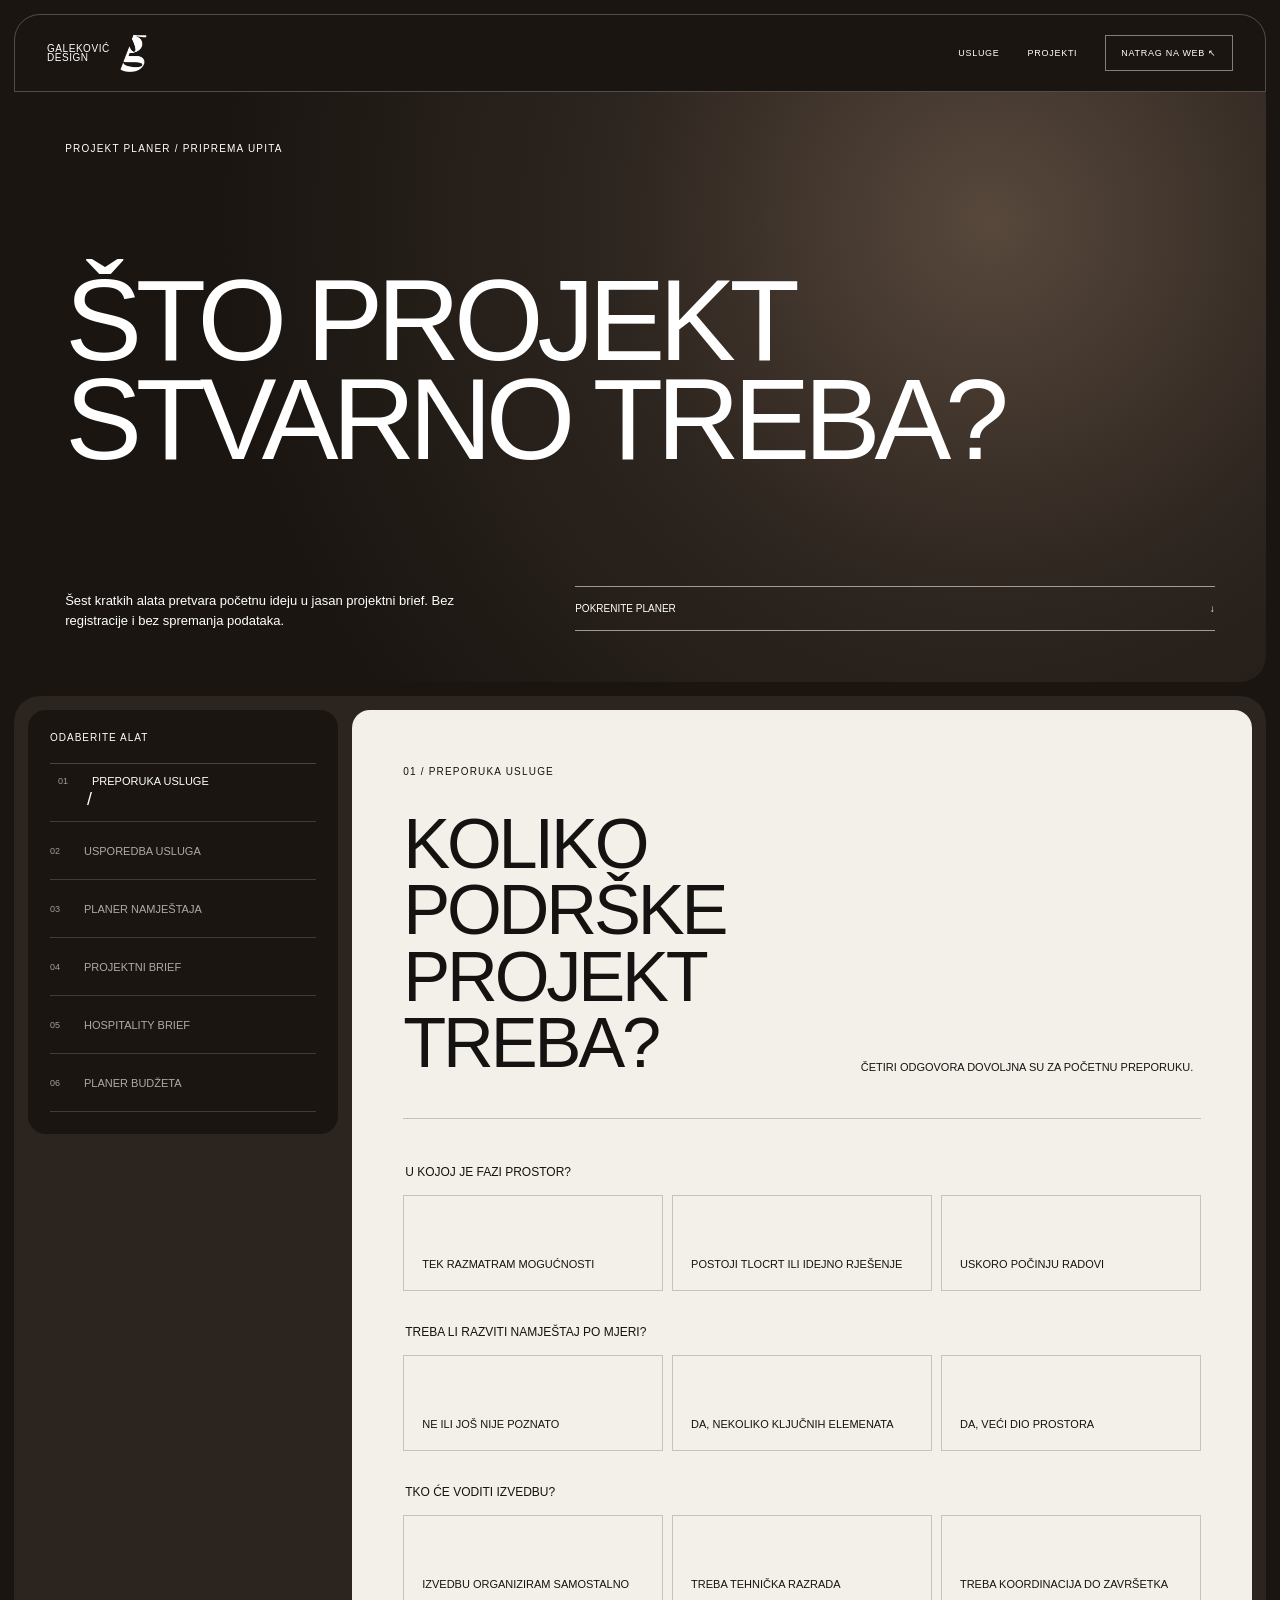
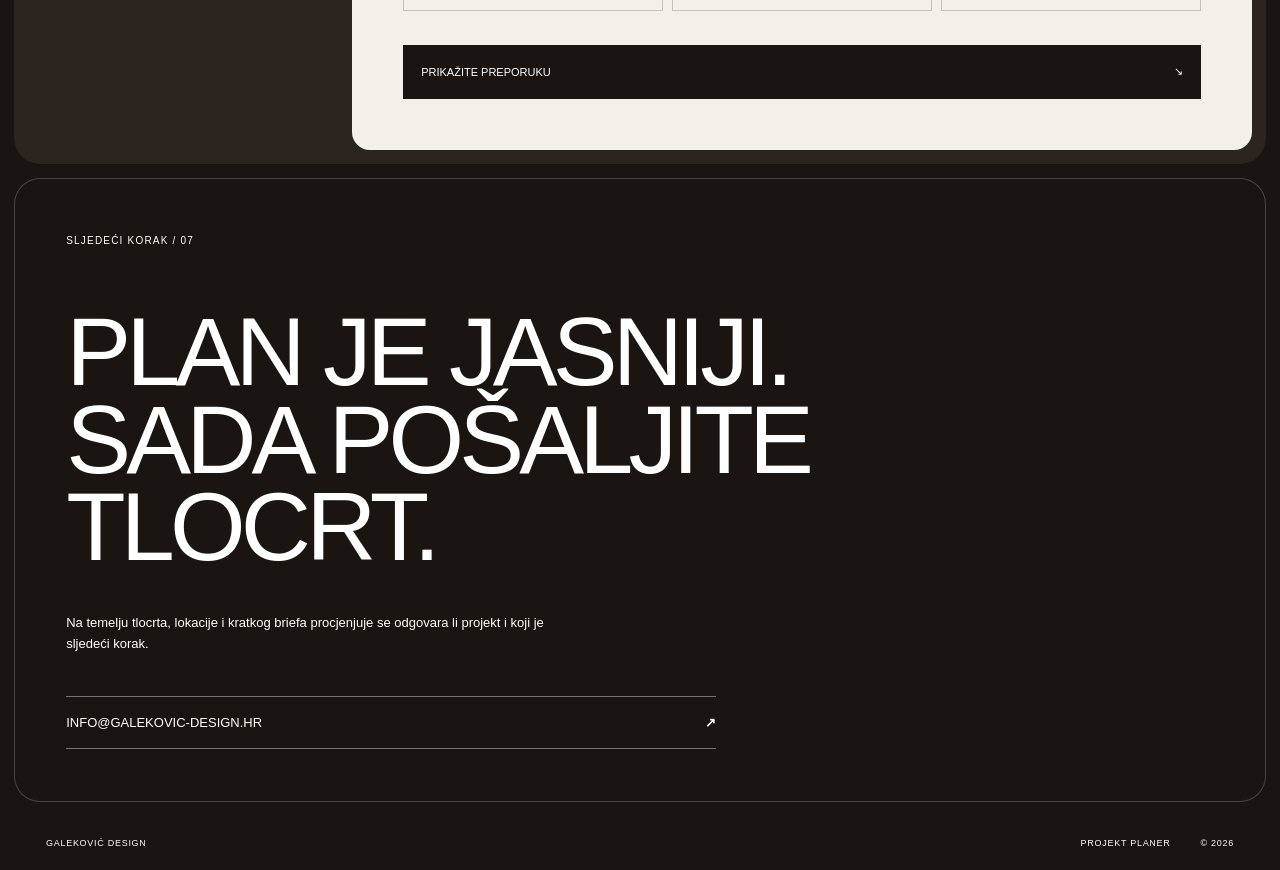
<file: alati/index.html>
<!doctype html>
<html lang="hr">
<head>
  <meta charset="utf-8" />
  <meta name="viewport" content="width=device-width, initial-scale=1" />
  <meta name="description" content="Interaktivni projekt planer Galeković Designa za odabir usluge, pripremu briefa, budžeta i namještaja po mjeri." />
  <title>Projekt planer | Galeković Design</title>
  <link rel="stylesheet" href="tools.css" />
</head>
<body>
  <a class="skip-link" href="#planer">Preskoči na alate</a>
  <header class="topbar">
    <a class="brand" href="../" aria-label="Galeković Design, povratak na početnu">
      <span><b>Galeković</b><em>Design</em></span>
      <img src="../assets/brand/galekovic-monogram-transparent.png" alt="" />
    </a>
    <nav><a href="../#usluge">Usluge</a><a href="../#projekti">Projekti</a><a class="back-link" href="../">Natrag na web ↖</a></nav>
  </header>

  <main>
    <section class="tool-hero">
      <div class="eyebrow">Projekt planer / priprema upita</div>
      <h1>Što projekt<br />stvarno treba?</h1>
      <div class="hero-meta">
        <p>Šest kratkih alata pretvara početnu ideju u jasan projektni brief. Bez registracije i bez spremanja podataka.</p>
        <a href="#planer">Pokrenite planer <span>↓</span></a>
      </div>
    </section>

    <section class="planner" id="planer">
      <aside class="tool-nav" aria-label="Odabir alata">
        <div class="tool-nav-title">Odaberite alat</div>
        <button class="active" type="button" data-tool="preporuka"><span>01</span> Preporuka usluge</button>
        <button type="button" data-tool="usporedba"><span>02</span> Usporedba usluga</button>
        <button type="button" data-tool="namjestaj"><span>03</span> Planer namještaja</button>
        <button type="button" data-tool="brief"><span>04</span> Projektni brief</button>
        <button type="button" data-tool="hospitality"><span>05</span> Hospitality brief</button>
        <button type="button" data-tool="budzet"><span>06</span> Planer budžeta</button>
      </aside>

      <div class="tool-stage">
        <section class="tool-panel active" id="preporuka" tabindex="-1">
          <header class="panel-head"><div><span>01 / Preporuka usluge</span><h2>Koliko podrške projekt treba?</h2></div><p>Četiri odgovora dovoljna su za početnu preporuku.</p></header>
          <form id="recommendation-form" class="question-form">
            <fieldset><legend>U kojoj je fazi prostor?</legend><div class="choice-grid"><label><input type="radio" name="stage" value="concept" required /><span>Tek razmatram mogućnosti</span></label><label><input type="radio" name="stage" value="furniture" /><span>Postoji tlocrt ili idejno rješenje</span></label><label><input type="radio" name="stage" value="complete" /><span>Uskoro počinju radovi</span></label></div></fieldset>
            <fieldset><legend>Treba li razviti namještaj po mjeri?</legend><div class="choice-grid"><label><input type="radio" name="custom" value="concept" required /><span>Ne ili još nije poznato</span></label><label><input type="radio" name="custom" value="furniture" /><span>Da, nekoliko ključnih elemenata</span></label><label><input type="radio" name="custom" value="complete" /><span>Da, veći dio prostora</span></label></div></fieldset>
            <fieldset><legend>Tko će voditi izvedbu?</legend><div class="choice-grid"><label><input type="radio" name="delivery" value="concept" required /><span>Izvedbu organiziram samostalno</span></label><label><input type="radio" name="delivery" value="furniture" /><span>Treba tehnička razrada</span></label><label><input type="radio" name="delivery" value="complete" /><span>Treba koordinacija do završetka</span></label></div></fieldset>
            <button class="action" type="submit">Prikažite preporuku <span>↘</span></button>
          </form>
          <div class="result" id="recommendation-result" aria-live="polite" hidden></div>
        </section>

        <section class="tool-panel" id="usporedba" tabindex="-1" hidden>
          <header class="panel-head"><div><span>02 / Usporedba usluga</span><h2>Označite što projektu treba.</h2></div><p>Tablica odmah ističe paket koji najbolje pokriva odabrani opseg.</p></header>
          <div class="need-selector" id="need-selector">
            <label><input type="checkbox" value="layout" /><span>Tlocrt i organizacija prostora</span></label>
            <label><input type="checkbox" value="visual" /><span>Vizualni smjer i materijali</span></label>
            <label><input type="checkbox" value="custom" /><span>Namještaj po mjeri</span></label>
            <label><input type="checkbox" value="technical" /><span>Tehnička dokumentacija</span></label>
            <label><input type="checkbox" value="coordination" /><span>Koordinacija izvođača</span></label>
            <label><input type="checkbox" value="delivery" /><span>Kontrola završne izvedbe</span></label>
          </div>
          <div class="comparison" aria-live="polite">
            <article data-package="concept"><span>001</span><h3>Koncept interijera</h3><ul><li>✓ Tlocrtno rješenje</li><li>✓ Smjer uređenja</li><li>✓ Paleta materijala</li><li>○ Namještaj po mjeri</li><li>○ Koordinacija izvedbe</li></ul></article>
            <article data-package="furniture"><span>002</span><h3>Interijer + namještaj</h3><ul><li>✓ Sve iz koncepta</li><li>✓ Tehnička razrada</li><li>✓ Namještaj po mjeri</li><li>○ Koordinacija izvedbe</li><li>○ Završna kontrola</li></ul></article>
            <article data-package="complete"><span>003</span><h3>Cjelovit interijer</h3><ul><li>✓ Cjelovit projekt</li><li>✓ Namještaj po mjeri</li><li>✓ Proizvodnja</li><li>✓ Koordinacija izvođača</li><li>✓ Završna kontrola</li></ul></article>
          </div>
          <p class="comparison-note" id="comparison-note">Označite barem jednu potrebu. Pregled prikazuje tipičan opseg usluge; konkretne isporuke, broj izmjena, obilasci, proizvodnja, montaža, rok i naknada uvijek se definiraju individualnom ponudom. Stavka označena s ○ nije uključena u standardni opseg.</p>
        </section>

        <section class="tool-panel" id="namjestaj" tabindex="-1" hidden>
          <header class="panel-head"><div><span>03 / Planer namještaja po mjeri</span><h2>Što prostor treba po mjeri?</h2></div><p>Pripremite početni popis za tehničku razradu.</p></header>
          <form class="brief-form" id="furniture-form">
            <div class="two-col"><label>Prostorija<select name="room" required><option value="">Odaberite prostoriju</option><option>Kuhinja</option><option>Dnevni boravak</option><option>Spavaća soba</option><option>Kupaonica</option><option>Radni prostor</option><option>Ostava</option></select></label><label>Približne dimenzije<input name="dimensions" placeholder="npr. zid 320 cm, visina 265 cm" /></label></div>
            <fieldset><legend>Potrebni elementi</legend><div class="check-grid"><label><input type="checkbox" name="elements" value="Kuhinja" /> Kuhinja</label><label><input type="checkbox" name="elements" value="Ugradbeni ormari" /> Ugradbeni ormari</label><label><input type="checkbox" name="elements" value="Kupaonski namještaj" /> Kupaonski namještaj</label><label><input type="checkbox" name="elements" value="TV element" /> TV element</label><label><input type="checkbox" name="elements" value="Radni stol" /> Radni prostor</label><label><input type="checkbox" name="elements" value="Ostava" /> Ostava</label></div></fieldset>
            <label>Uređaji i tehnički zahtjevi<textarea name="appliances" rows="3" placeholder="Ugradbeni uređaji, rasvjeta, utičnice, ventilacija..."></textarea></label>
            <label>Navike i posebne potrebe<textarea name="needs" rows="3" placeholder="Što se sprema, tko koristi prostor, što sada ne funkcionira..."></textarea></label>
            <button class="action" type="submit">Složite popis <span>↘</span></button>
          </form>
          <div class="result" id="furniture-result" aria-live="polite" hidden></div>
        </section>

        <section class="tool-panel" id="brief" tabindex="-1" hidden>
          <header class="panel-head"><div><span>04 / Pametni projektni brief</span><h2>Sve bitno za prvi razgovor.</h2></div><p>Podaci se ne spremaju. Alat priprema sažetak koji se može kopirati ili poslati emailom.</p></header>
          <form class="brief-form" id="project-brief-form">
            <div class="two-col"><label>Vrsta prostora<select name="space" required><option value="">Odaberite</option><option>Stan</option><option>Kuća</option><option>Vila za odmor</option><option>Poslovni prostor</option><option>Hospitality</option></select></label><label>Lokacija i kvadratura<input name="location" required placeholder="npr. Zagreb, 95 m²" /></label></div>
            <div class="two-col"><label>Faza projekta<select name="stage"><option>Novogradnja u planiranju</option><option>Adaptacija postojećeg prostora</option><option>Radovi su započeli</option><option>Prostor je završen i treba opremanje</option></select></label><label>Željeni početak<input type="month" name="start" /></label></div>
            <label>Najvažnije potrebe<textarea name="needs" rows="4" required placeholder="Tko koristi prostor, što treba riješiti i koji su prioriteti?"></textarea></label>
            <label>Tlocrt ili fotografije<input type="file" name="files" accept=".pdf,.jpg,.jpeg,.png,.webp" multiple /><small>Datoteke se ovdje ne prenose ni spremaju. Nakon otvaranja pripremljenog emaila dodajte ih kao privitke.</small></label>
            <button class="action" type="submit">Pripremite brief <span>↘</span></button>
          </form>
          <div class="result" id="project-brief-result" aria-live="polite" hidden></div>
        </section>

        <section class="tool-panel" id="hospitality" tabindex="-1" hidden>
          <header class="panel-head"><div><span>05 / Hospitality brief</span><h2>Prostor koji mora dobro raditi.</h2></div><p>Uz atmosferu, hospitality projekt mora odgovoriti na operativne potrebe, održavanje i rok otvaranja.</p></header>
          <form class="brief-form" id="hospitality-form">
            <div class="two-col"><label>Tip objekta<select name="property" required><option value="">Odaberite</option><option>Boutique hotel</option><option>Vila za odmor</option><option>Restoran ili bar</option><option>Apartmanski objekt</option><option>Drugo</option></select></label><label>Kapacitet<input name="capacity" required placeholder="broj soba, jedinica ili mjesta" /></label></div>
            <div class="two-col"><label>Planirano otvaranje<input type="month" name="opening" /></label><label>Faza projekta<select name="stage"><option>Početna ideja</option><option>Arhitektonski projekt postoji</option><option>Adaptacija</option><option>Radovi su u tijeku</option></select></label></div>
            <label>Profil gosta i željeni doživljaj<textarea name="guest" rows="3" placeholder="Kome je prostor namijenjen i kako se gost treba osjećati?"></textarea></label>
            <label>Operativni zahtjevi<textarea name="operations" rows="3" placeholder="Održavanje, protok osoblja, skladištenje, otpornost materijala..."></textarea></label>
            <button class="action" type="submit">Pripremite hospitality brief <span>↘</span></button>
          </form>
          <div class="result" id="hospitality-result" aria-live="polite" hidden></div>
        </section>

        <section class="tool-panel" id="budzet" tabindex="-1" hidden>
          <header class="panel-head"><div><span>06 / Planer budžeta</span><h2>Raspodjela, ne lažna procjena.</h2></div><p>Alat ne izračunava cijenu projekta. Pomaže vidjeti kako se ukupni okvir može rasporediti među glavnim kategorijama.</p></header>
          <div class="budget-total"><label>Okvir ulaganja<input id="budget-total" type="number" min="10000" step="1000" value="120000" /></label><span>EUR</span></div>
          <div class="budget-sliders" id="budget-sliders">
            <label><span>Građevinski i obrtnički radovi <b>25%</b></span><input type="range" min="0" max="60" value="25" data-label="Građevinski i obrtnički radovi" /></label>
            <label><span>Namještaj po mjeri <b>30%</b></span><input type="range" min="0" max="60" value="30" data-label="Namještaj po mjeri" /></label>
            <label><span>Rasvjeta, oprema i uređaji <b>15%</b></span><input type="range" min="0" max="60" value="15" data-label="Rasvjeta, oprema i uređaji" /></label>
            <label><span>Gotov namještaj, tekstil i dekoracija <b>20%</b></span><input type="range" min="0" max="60" value="20" data-label="Gotov namještaj, tekstil i dekoracija" /></label>
            <label><span>Rezerva <b>10%</b></span><input type="range" min="0" max="30" value="10" data-label="Rezerva" /></label>
          </div>
          <div class="budget-status" id="budget-status" aria-live="polite"></div>
          <div class="budget-breakdown" id="budget-breakdown"></div>
          <p class="disclaimer">Ovo je alat za razgovor o prioritetima, a ne ponuda ni procjena tržišne cijene. Stvarni budžet ovisi o prostoru, opsegu, materijalima, rokovima i stanju projekta.</p>
        </section>
      </div>
    </section>

    <section class="closing">
      <span>Sljedeći korak / 07</span>
      <h2>Plan je jasniji.<br />Sada pošaljite tlocrt.</h2>
      <p>Na temelju tlocrta, lokacije i kratkog briefa procjenjuje se odgovara li projekt i koji je sljedeći korak.</p>
      <a href="mailto:info@galekovic-design.hr?subject=Upit%20za%20projekt">info@galekovic-design.hr <b>↗</b></a>
    </section>
  </main>

  <footer><a href="../">Galeković Design</a><span>Projekt planer</span><span>© <i id="year"></i></span></footer>
  <script src="tools.js"></script>
</body>
</html>
</file>
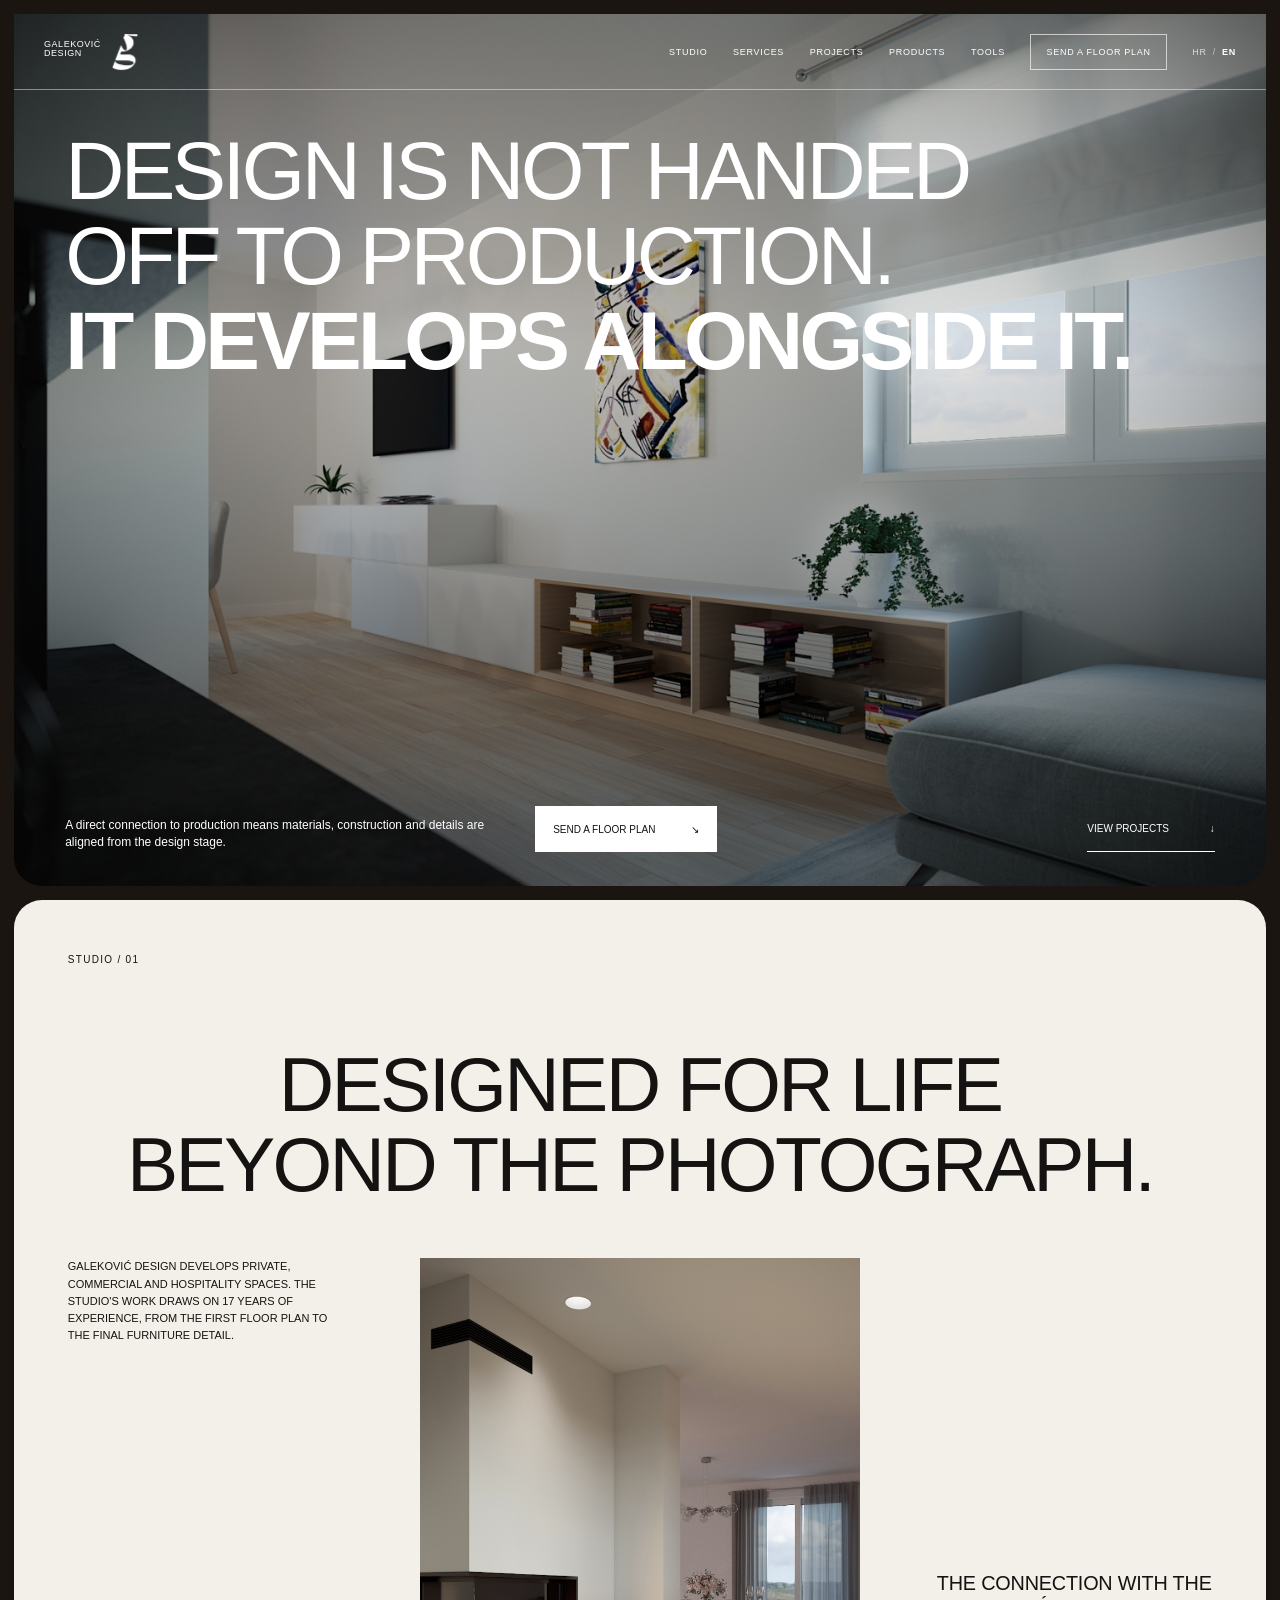
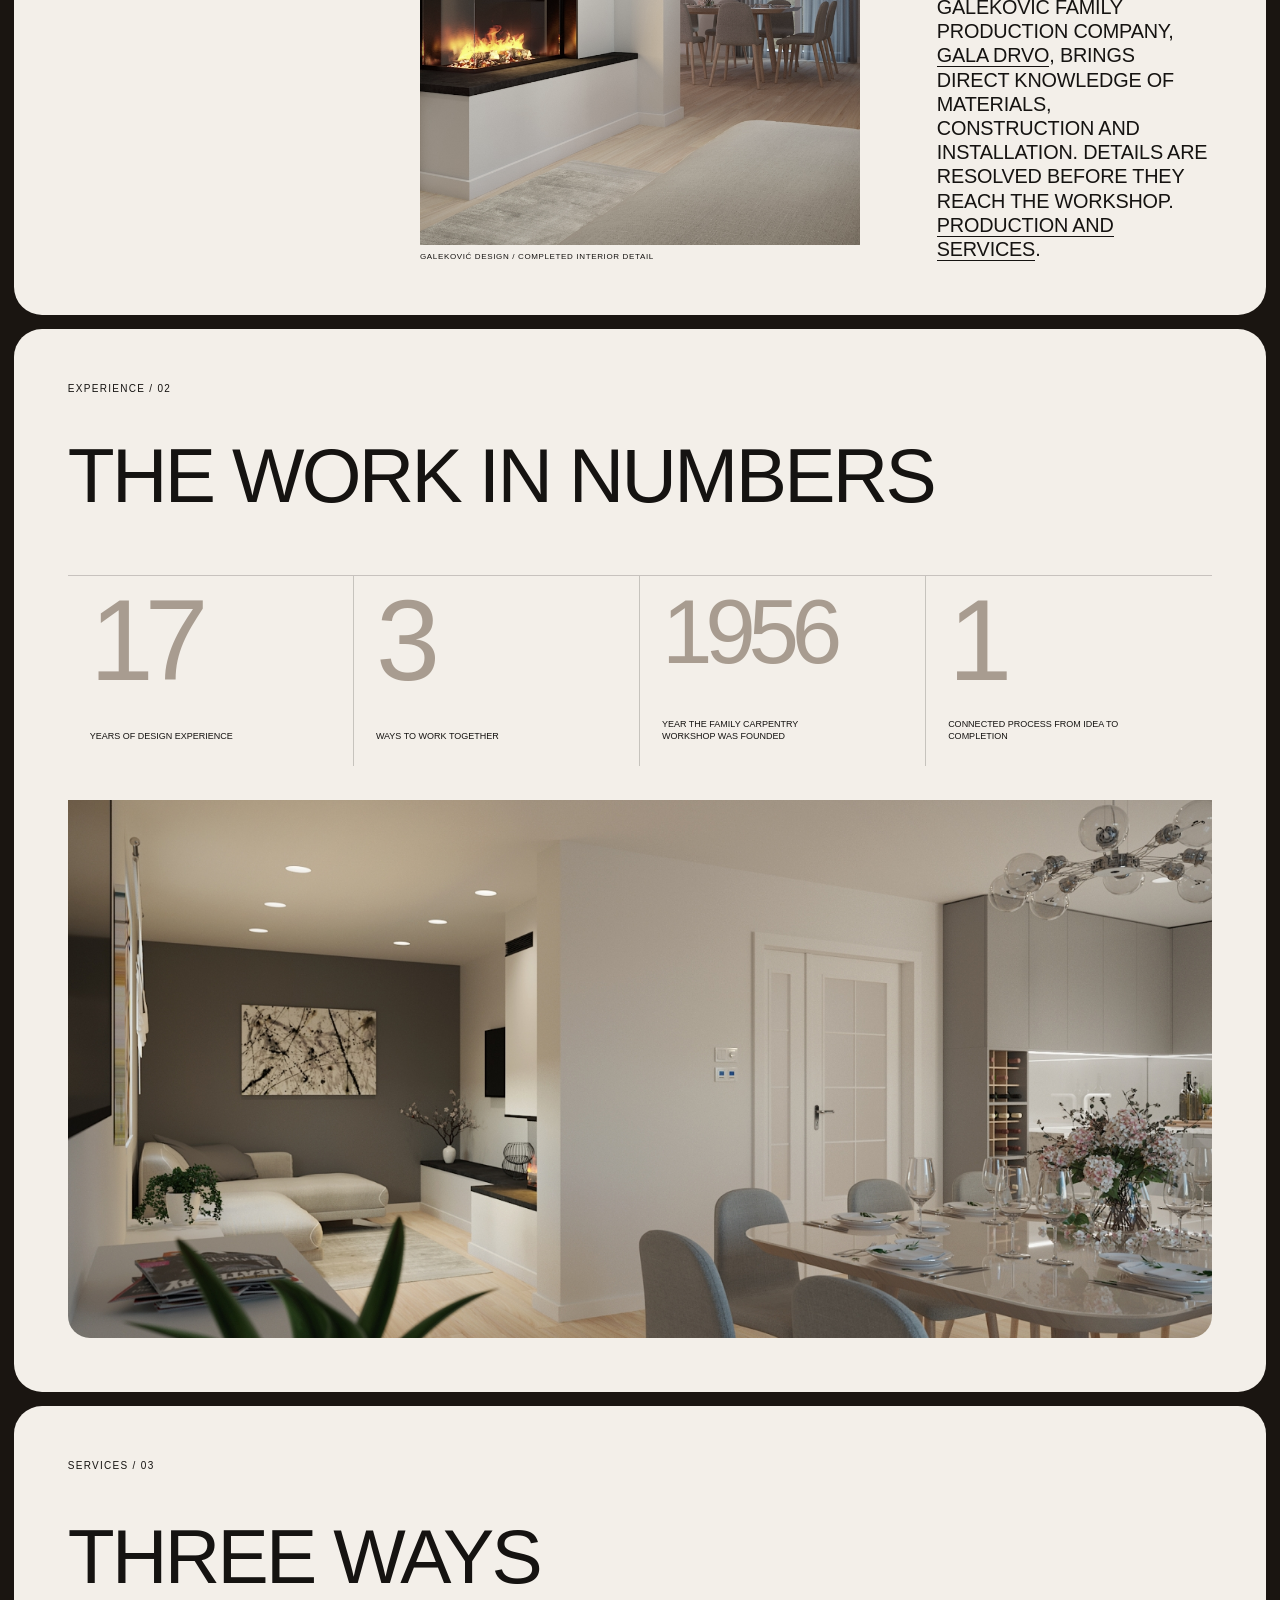
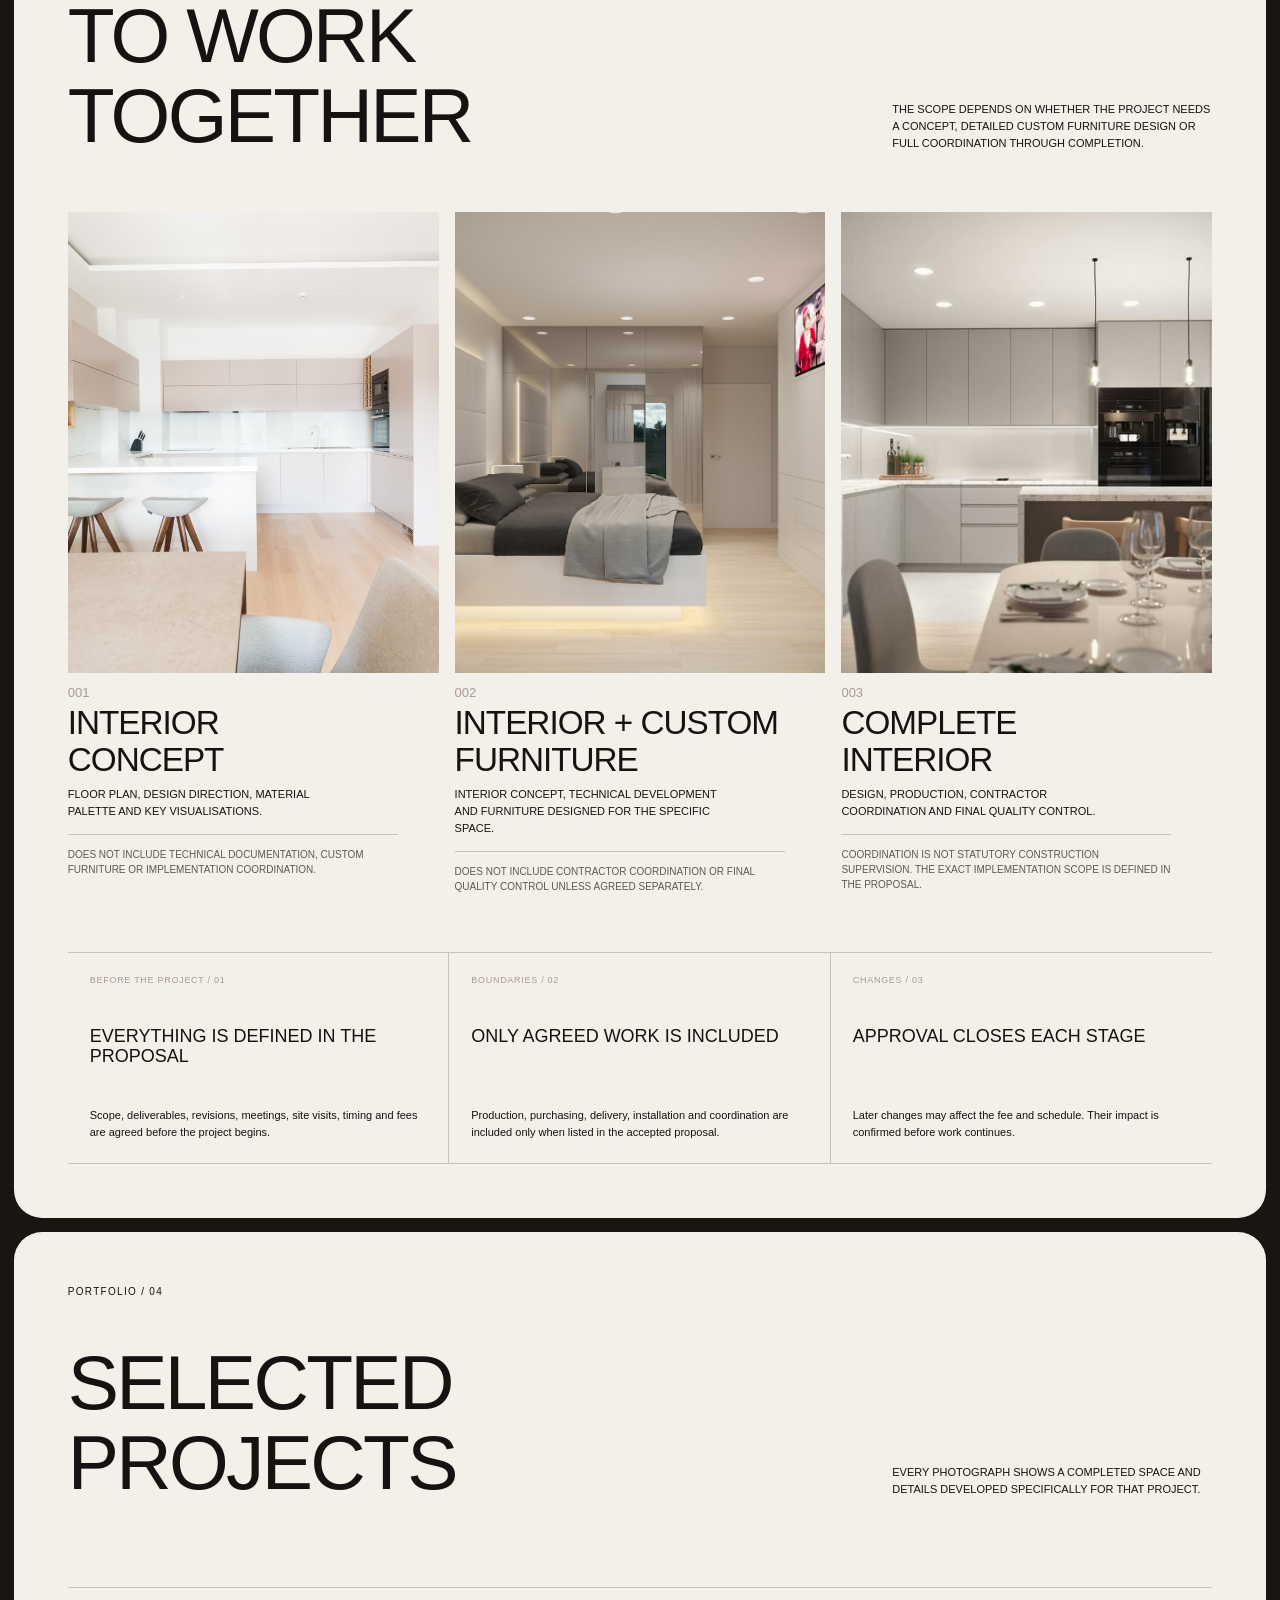
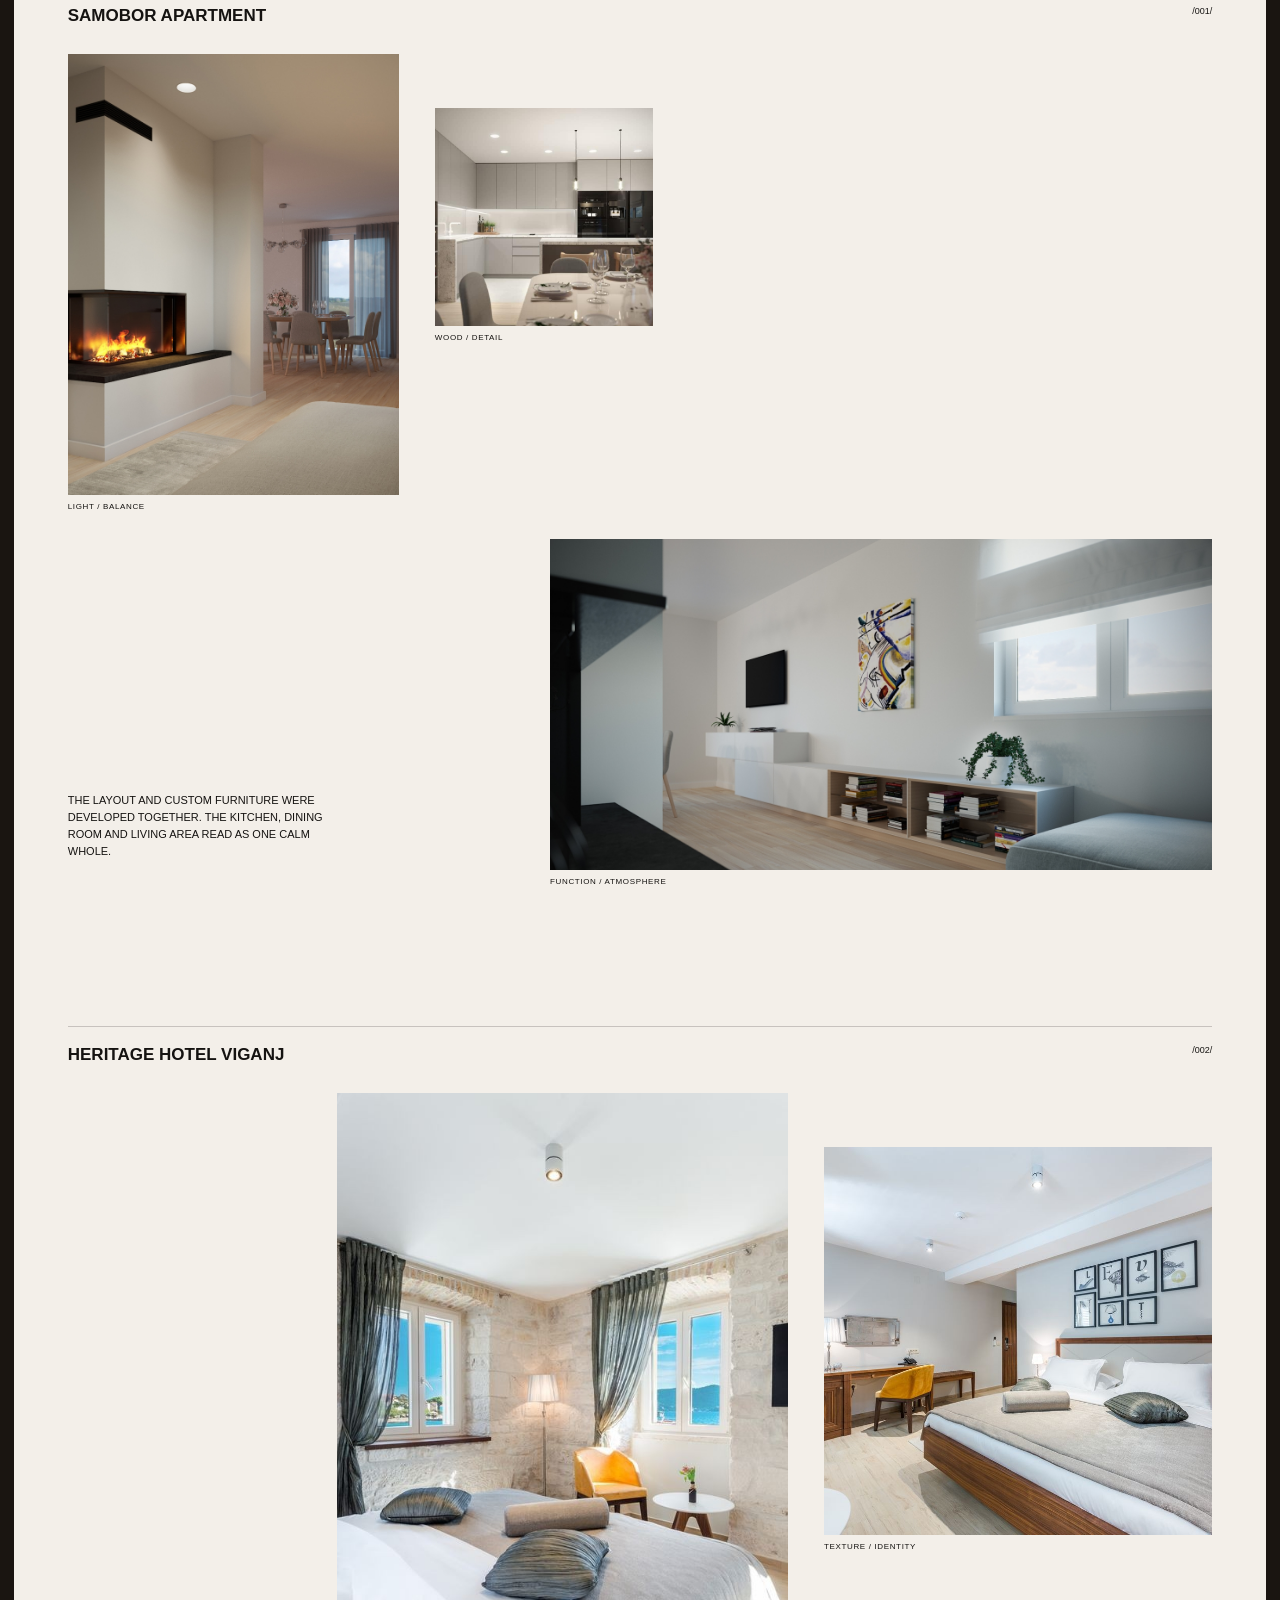
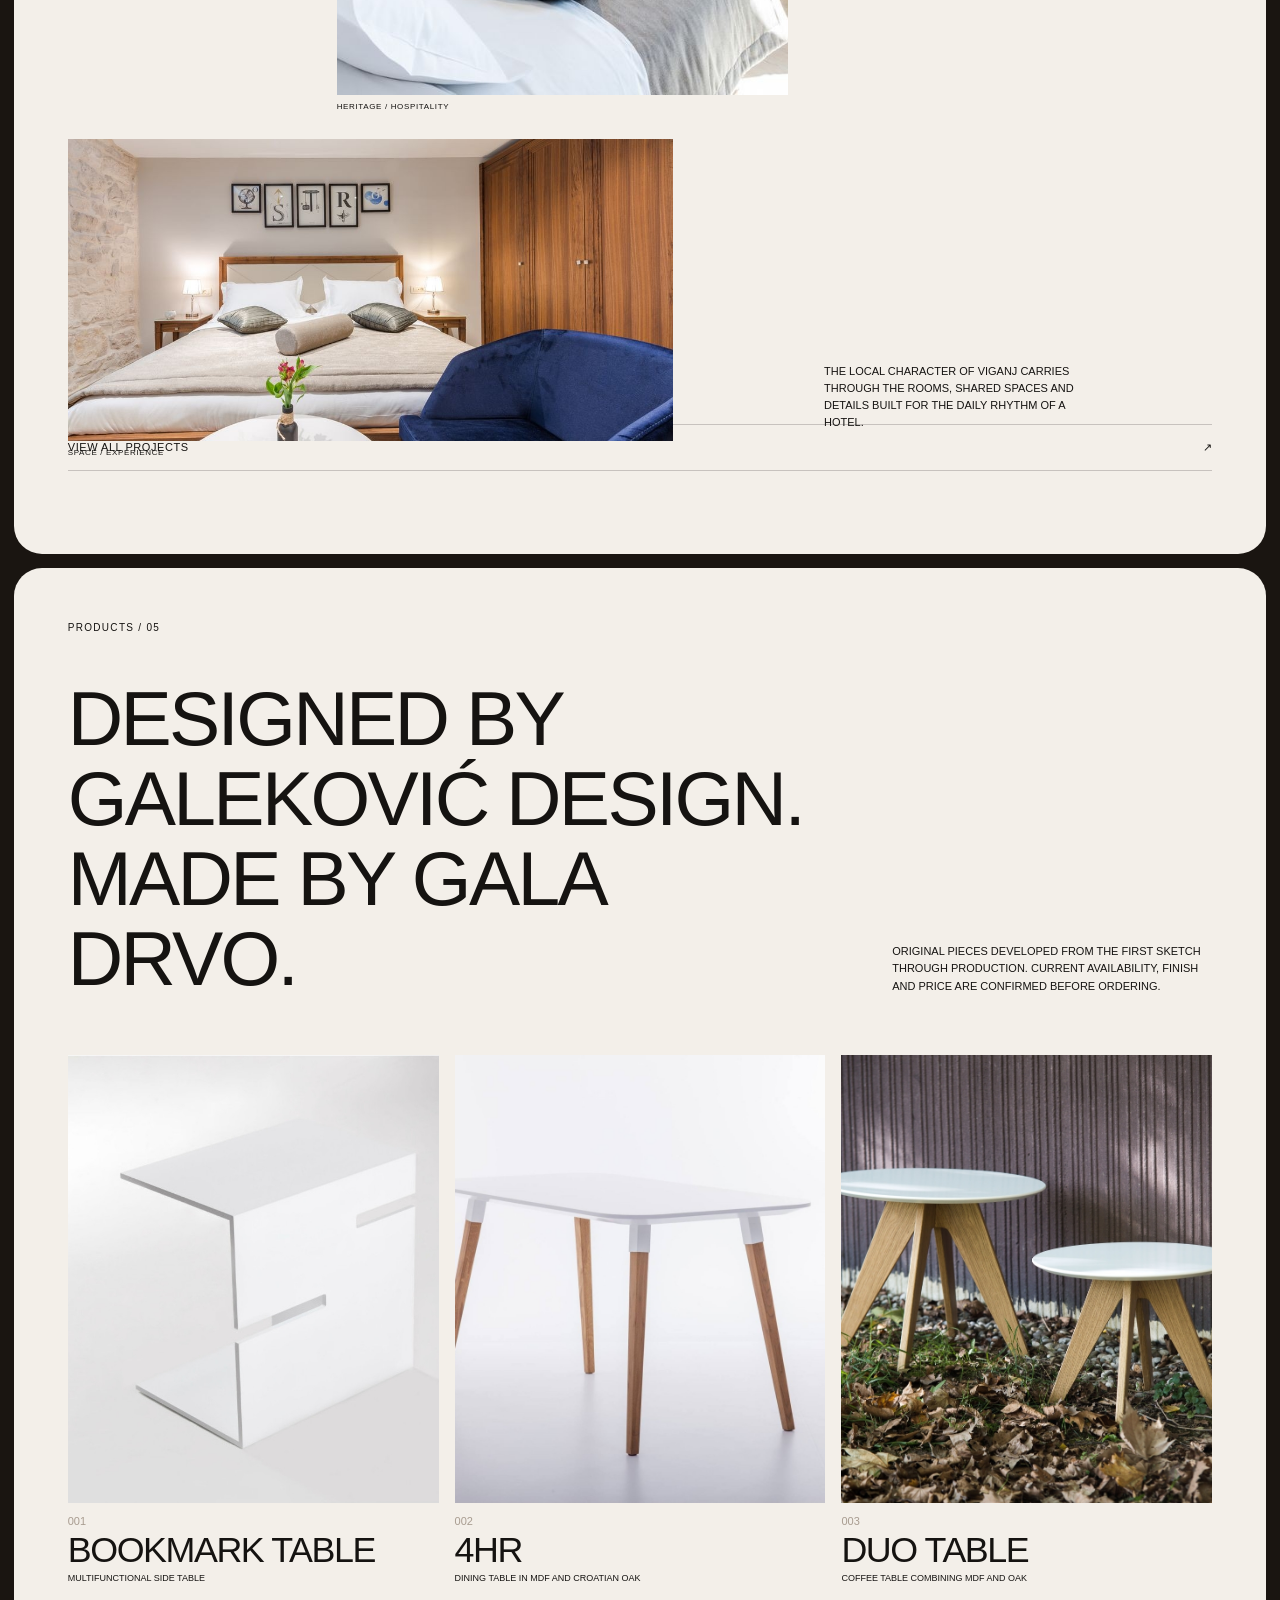
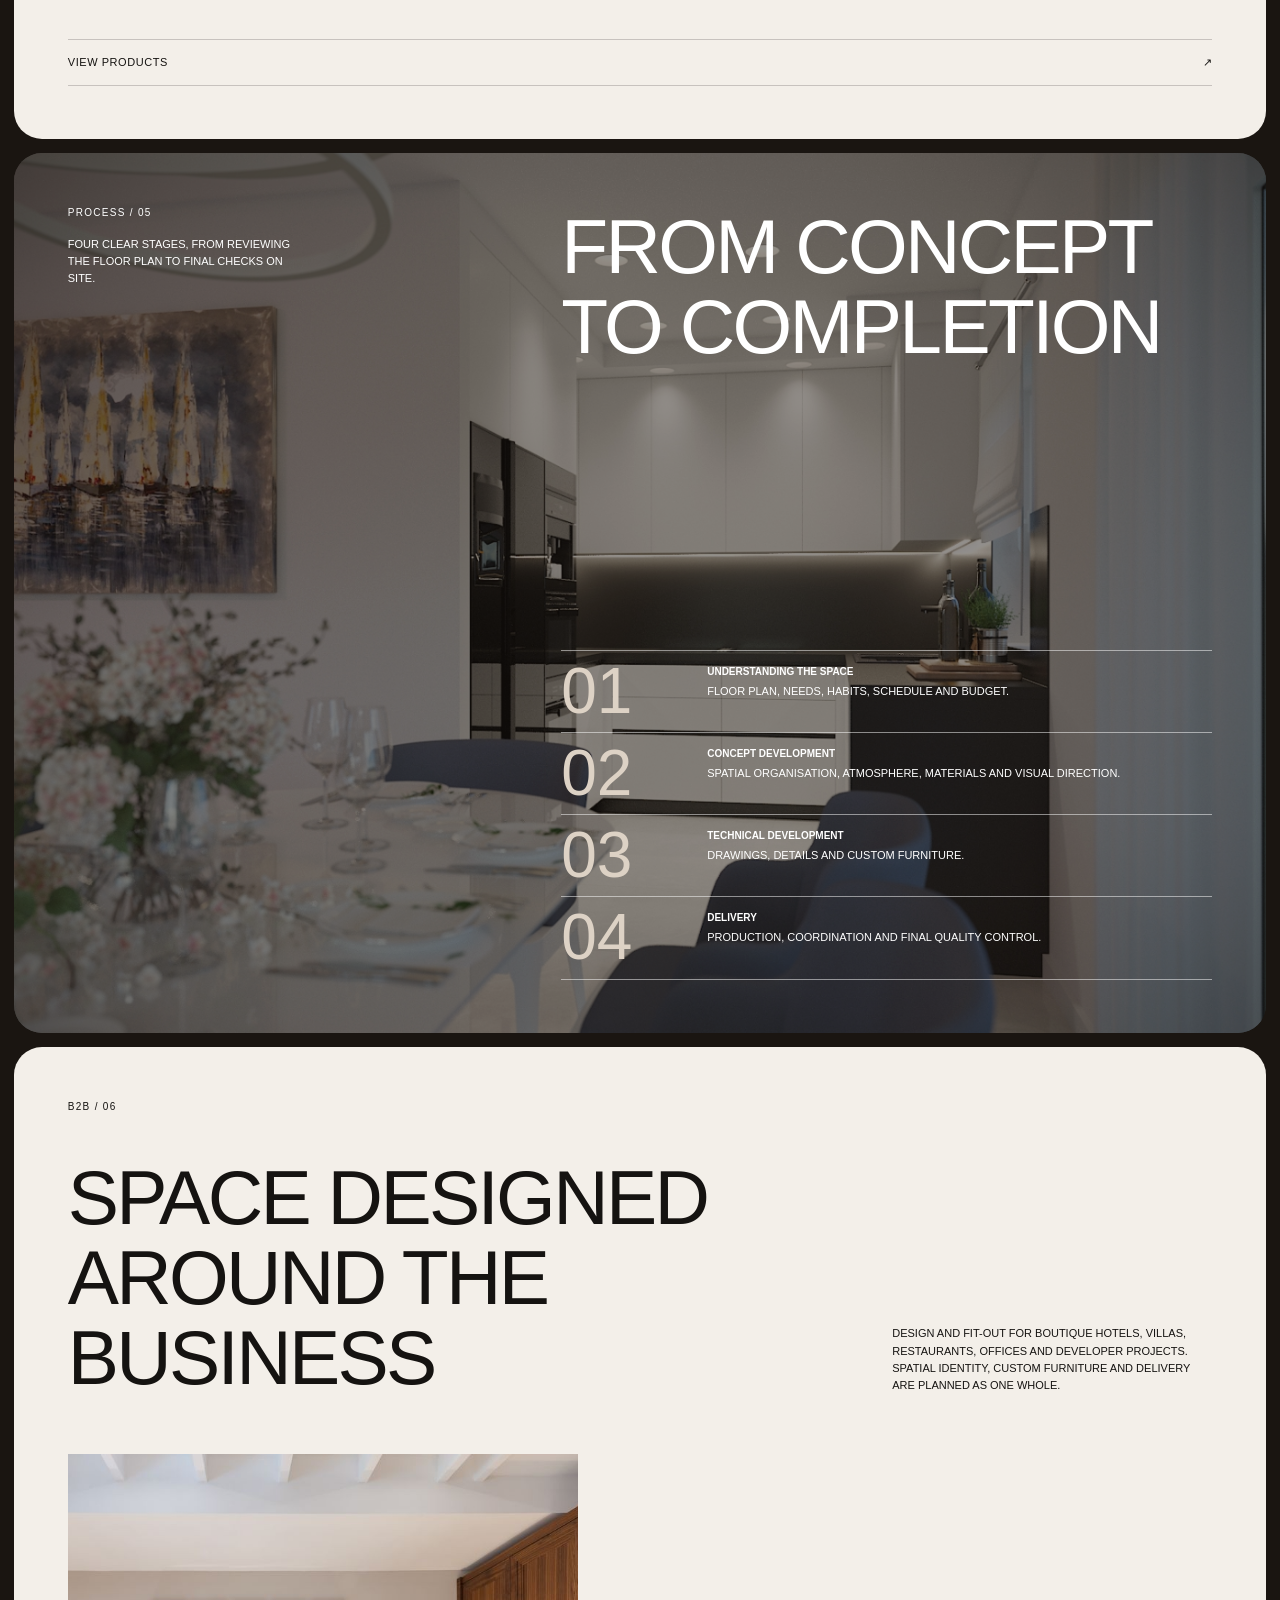
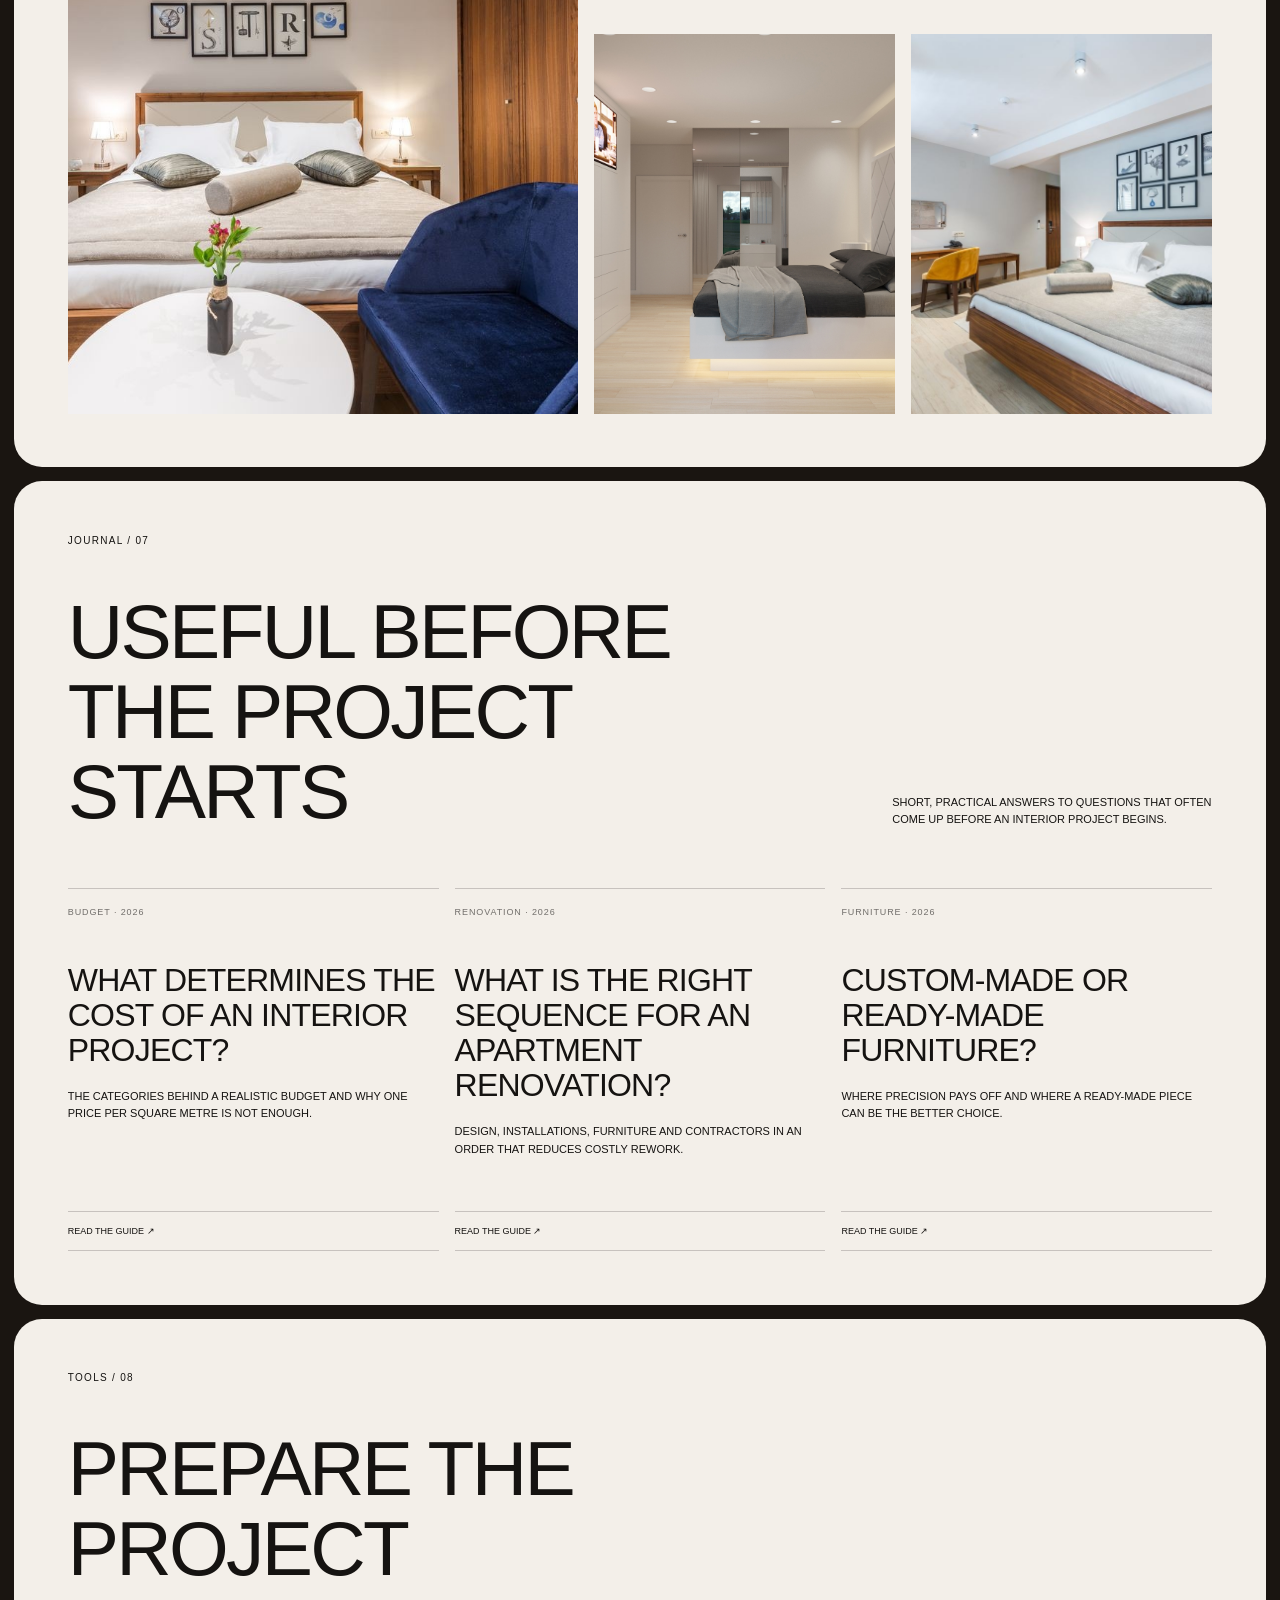
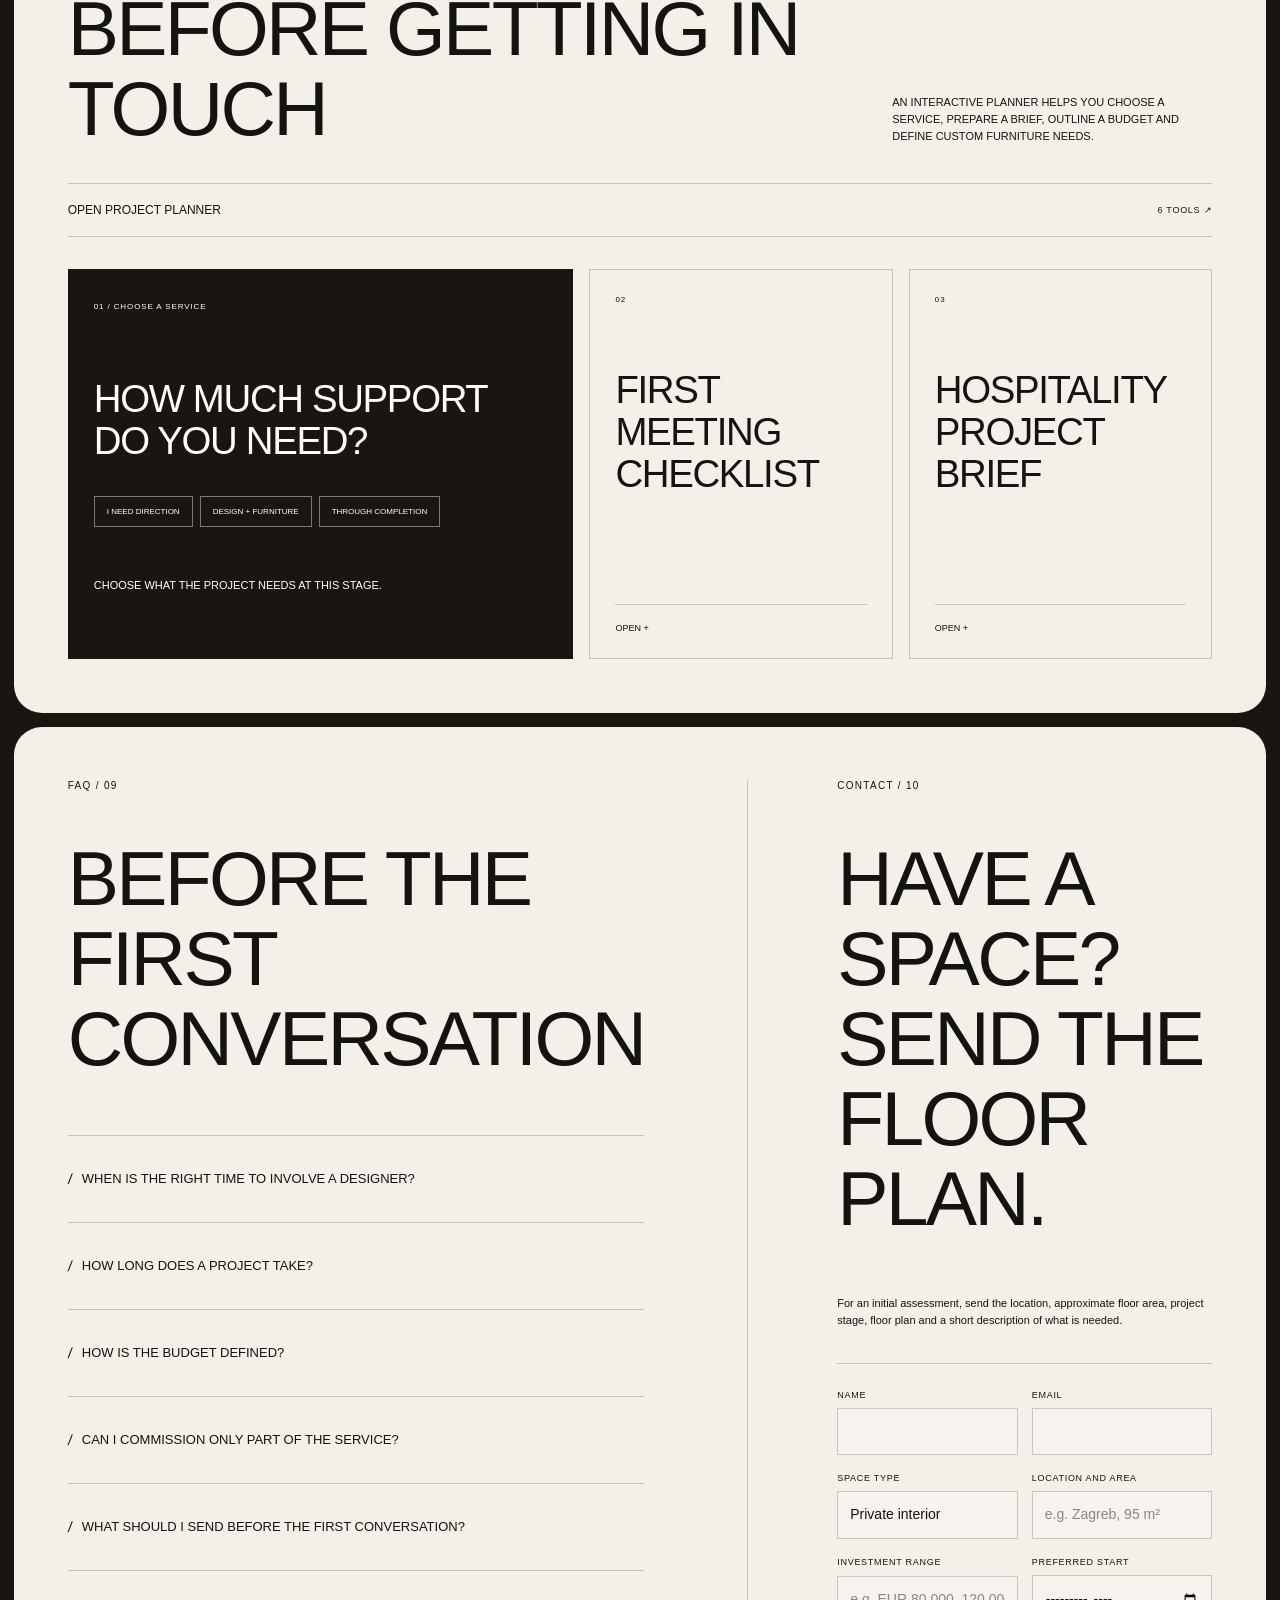
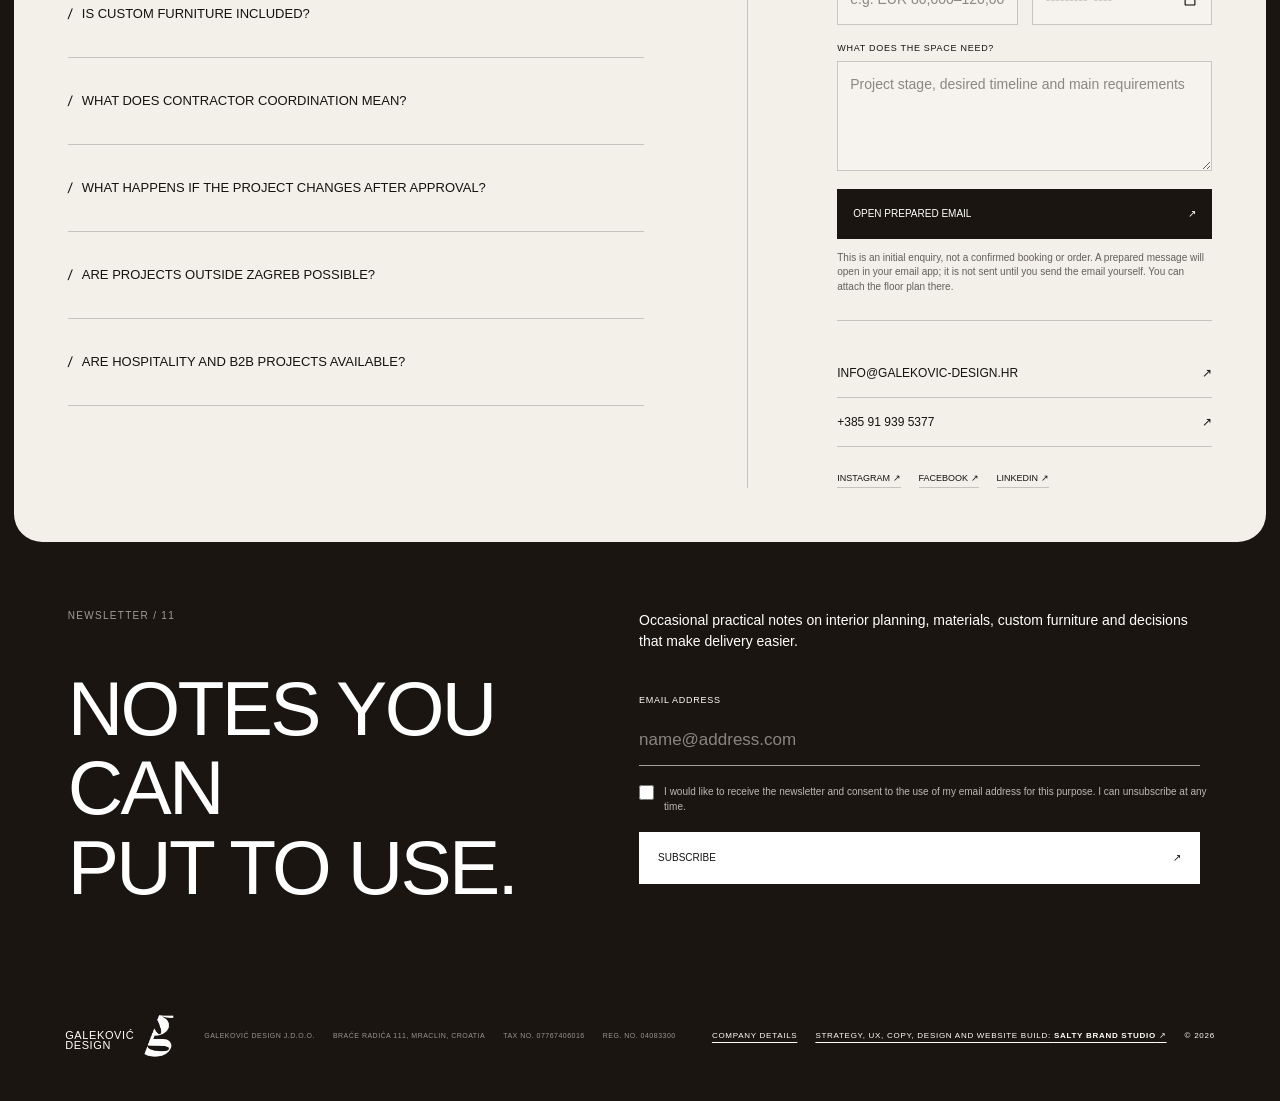
<file: en/index.html>
<!doctype html>
<html lang="en">
<head>
  <meta charset="utf-8" />
  <meta name="viewport" content="width=device-width, initial-scale=1" />
  <meta name="description" content="Galeković Design brings 17 years of experience to interior design, custom furniture and complete project delivery." />
  <title>Galeković Design | From idea to finished interior</title>
  <link rel="alternate" hreflang="hr" href="https://galekovic-design.hr/" />
  <link rel="alternate" hreflang="en" href="https://galekovic-design.hr/en/" />
  <link rel="alternate" hreflang="x-default" href="https://galekovic-design.hr/" />
  <link rel="stylesheet" href="../styles.css?v=20261004-2" />
  <script type="application/ld+json">
  {
    "@context": "https://schema.org",
    "@graph": [
      {
        "@type": "ProfessionalService",
        "name": "Galeković Design",
        "legalName": "GALEKOVIĆ DESIGN j.d.o.o.",
        "url": "https://galekovic-design.hr/en/",
        "email": "info@galekovic-design.hr",
        "telephone": "+385919395377",
        "taxID": "07767406016",
        "foundingDate": "2013",
        "address": {"@type":"PostalAddress","streetAddress":"Braće Radića 111","addressLocality":"Mraclin","addressCountry":"HR"},
        "sameAs": ["https://www.instagram.com/galekovicdesign/","https://www.facebook.com/galekovicdesign/?locale=hr_HR","https://www.linkedin.com/in/jelena-galeković-982378106/"],
        "areaServed": "Croatia",
        "description": "Studio for interior design, custom furniture and complete delivery of residential, commercial and hospitality spaces.",
        "founder": {
          "@type": "Person",
          "name": "Jelena Galeković",
          "jobTitle": "Interior Designer"
        }
      },
      {
        "@type": "FAQPage",
        "mainEntity": [
          {"@type":"Question","name":"When is the right time to involve an interior designer?","acceptedAnswer":{"@type":"Answer","text":"Before final decisions are made about installations, lighting, flooring and joinery. Starting early leaves more room for a well-resolved layout and reduces costly changes later."}},
          {"@type":"Question","name":"How long does an interior design project take?","acceptedAnswer":{"@type":"Answer","text":"Timing depends on the size and condition of the space, the scope of service and the amount of custom furniture. A realistic schedule is set after reviewing the floor plan and project brief."}},
          {"@type":"Question","name":"How is the interior budget defined?","acceptedAnswer":{"@type":"Answer","text":"The estimate covers construction and trade work, equipment, lighting, furniture, delivery, installation and contingency. A single price per square metre is rarely reliable because every project has a different scope."}},
          {"@type":"Question","name":"Can I commission only part of the service?","acceptedAnswer":{"@type":"Answer","text":"Yes. The available options are Interior Concept, Interior and Custom Furniture, or Complete Interior with coordination and delivery."}},
          {"@type":"Question","name":"Is custom furniture included?","acceptedAnswer":{"@type":"Answer","text":"It depends on the selected service. It is not included in the standard Interior Concept scope. When listed in the proposal, materials, hardware, joints, lighting and installation are developed in detail."}},
          {"@type":"Question","name":"What does contractor coordination mean?","acceptedAnswer":{"@type":"Answer","text":"Coordination connects project information, the decision schedule and communication with the contractors included in the proposal. It is not statutory construction supervision unless that service is agreed separately."}},
          {"@type":"Question","name":"What happens if the project changes after approval?","acceptedAnswer":{"@type":"Answer","text":"Each stage is approved before work continues. A later change is assessed first because it may affect fees, documentation, production and timing."}},
          {"@type":"Question","name":"Are hospitality and B2B projects available?","acceptedAnswer":{"@type":"Answer","text":"Yes. The service is available for boutique hotels, villas, restaurants, offices and developer projects."}}
        ]
      }
    ]
  }
  </script>
</head>
<body>
  <a class="skip-link" href="#content">Skip to content</a>
  <header class="hero" id="top">
    <img class="hero-image" src="../assets/projects/samobor-02.jpg" alt="Completed apartment interior in Samobor" />
    <div class="hero-shade"></div>
    <nav class="nav" aria-label="Main navigation">
      <a class="brand" href="#top" aria-label="Galeković Design, home"><span><b>Galeković</b><em>Design</em></span><img src="../assets/brand/galekovic-monogram-transparent.png" alt="" /></a>
      <button class="menu-button" type="button" aria-expanded="false" aria-controls="menu">Menu</button>
      <div class="menu" id="menu">
        <a href="#studio">Studio</a><a href="#services">Services</a><a href="projects/">Projects</a><a href="products/">Products</a><a href="../alati/">Tools</a><a class="nav-cta" href="#contact">Send a floor plan</a><span class="language-switch"><a href="../">HR</a><i>/</i><b>EN</b></span>
      </div>
    </nav>
    <div class="hero-content">
      <h1>Design is not handed off to production.<br /><strong>It develops alongside it.</strong></h1>
      <div class="hero-bottom">
        <p>A direct connection to production means materials, construction and details are aligned from the design stage.</p>
        <a class="primary-link" href="#contact">Send a floor plan <span>↘</span></a>
        <a class="underline-link" href="#projects">View projects <span>↓</span></a>
      </div>
    </div>
  </header>

  <main id="content">
    <section class="panel intro-panel reveal" id="studio">
      <div class="panel-kicker">Studio / 01</div>
      <h2>Designed for life<br />beyond the photograph.</h2>
      <div class="intro-grid">
        <p class="small-copy">Galeković Design develops private, commercial and hospitality spaces. The studio's work draws on 17 years of experience, from the first floor plan to the final furniture detail.</p>
        <figure class="portrait-substitute">
          <img src="../assets/projects/samobor-03.jpg" alt="Custom furniture detail in a completed interior" />
          <figcaption>Galeković Design / completed interior detail</figcaption>
        </figure>
        <p class="statement">The connection with the Galeković family production company, <a class="text-link" href="https://www.galadrvo.hr/" target="_blank" rel="noopener">Gala drvo</a>, brings direct knowledge of materials, construction and installation. Details are resolved before they reach the workshop. <a class="text-link" href="https://www.galadrvo.hr/usluge.html" target="_blank" rel="noopener">Production and services</a>.</p>
      </div>
    </section>

    <section class="panel numbers reveal" aria-labelledby="numbers-title">
      <div class="panel-kicker">Experience / 02</div>
      <h2 id="numbers-title">The work in numbers</h2>
      <div class="number-grid">
        <article><strong>17</strong><span>years of design experience</span></article>
        <article><strong>3</strong><span>ways to work together</span></article>
        <article><strong>1956</strong><span>year the family carpentry workshop was founded</span></article>
        <article><strong>1</strong><span>connected process from idea to completion</span></article>
      </div>
      <img class="numbers-image" src="../assets/projects/samobor-04.jpg" alt="Dining room in the Samobor apartment" />
    </section>

    <section class="panel services reveal" id="services">
      <div class="section-head">
        <div><div class="panel-kicker">Services / 03</div><h2>Three ways<br />to work together</h2></div>
        <p>The scope depends on whether the project needs a concept, detailed custom furniture design or full coordination through completion.</p>
      </div>
      <div class="service-grid">
        <article><img src="../assets/projects/buzanova-01.jpg" alt="Interior concept for the Bužanova apartment" /><b>001</b><h3>Interior<br />Concept</h3><p>Floor plan, design direction, material palette and key visualisations.</p><span class="scope-exclusion">Does not include technical documentation, custom furniture or implementation coordination.</span></article>
        <article><img src="../assets/projects/bralo-01.jpg" alt="Interior design for Villa Bralo" /><b>002</b><h3>Interior + Custom<br />Furniture</h3><p>Interior concept, technical development and furniture designed for the specific space.</p><span class="scope-exclusion">Does not include contractor coordination or final quality control unless agreed separately.</span></article>
        <article><img src="../assets/projects/samobor-01.jpg" alt="Completed interior" /><b>003</b><h3>Complete<br />Interior</h3><p>Design, production, contractor coordination and final quality control.</p><span class="scope-exclusion">Coordination is not statutory construction supervision. The exact implementation scope is defined in the proposal.</span></article>
      </div>
      <div class="scope-guardrails" aria-label="Important before the project begins">
        <div><span>Before the project / 01</span><strong>Everything is defined in the proposal</strong><p>Scope, deliverables, revisions, meetings, site visits, timing and fees are agreed before the project begins.</p></div>
        <div><span>Boundaries / 02</span><strong>Only agreed work is included</strong><p>Production, purchasing, delivery, installation and coordination are included only when listed in the accepted proposal.</p></div>
        <div><span>Changes / 03</span><strong>Approval closes each stage</strong><p>Later changes may affect the fee and schedule. Their impact is confirmed before work continues.</p></div>
      </div>
    </section>

    <section class="panel portfolio reveal" id="projects">
      <div class="section-head portfolio-head">
        <div><div class="panel-kicker">Portfolio / 04</div><h2>Selected<br />projects</h2></div>
        <p>Every photograph shows a completed space and details developed specifically for that project.</p>
      </div>
      <article class="project-board">
        <header><h3>Samobor Apartment</h3><span>/001/</span></header>
        <figure class="project-a"><img src="../assets/projects/samobor-03.jpg" alt="Living area in the Samobor apartment" /><figcaption>light / balance</figcaption></figure>
        <figure class="project-b"><img src="../assets/projects/samobor-01.jpg" alt="Custom kitchen in the Samobor apartment" /><figcaption>wood / detail</figcaption></figure>
        <p class="project-copy">The layout and custom furniture were developed together. The kitchen, dining room and living area read as one calm whole.</p>
        <figure class="project-c"><img src="../assets/projects/samobor-02.jpg" alt="Dining room in the Samobor apartment" /><figcaption>function / atmosphere</figcaption></figure>
      </article>
      <article class="project-board second">
        <header><h3>Heritage Hotel Viganj</h3><span>/002/</span></header>
        <figure class="project-a"><img src="../assets/projects/viganj-01.jpg" alt="Guest room at Heritage Hotel Viganj" /><figcaption>heritage / hospitality</figcaption></figure>
        <figure class="project-b"><img src="../assets/projects/viganj-02.jpg" alt="Detail at Heritage Hotel Viganj" /><figcaption>texture / identity</figcaption></figure>
        <p class="project-copy">The local character of Viganj carries through the rooms, shared spaces and details built for the daily rhythm of a hotel.</p>
        <figure class="project-c"><img src="../assets/projects/viganj-03.jpg" alt="Interior of Heritage Hotel Viganj" /><figcaption>space / experience</figcaption></figure>
      </article>
      <a class="section-link" href="projects/">View all projects <span>↗</span></a>
    </section>

    <section class="panel product-preview reveal" id="products">
      <div class="section-head">
        <div><div class="panel-kicker">Products / 05</div><h2>Designed by Galeković Design.<br />Made by Gala drvo.</h2></div>
        <p>Original pieces developed from the first sketch through production. Current availability, finish and price are confirmed before ordering.</p>
      </div>
      <div class="product-preview-grid">
        <a href="products/#bookmark-table"><img src="../assets/products/bookmark-table.jpg" alt="Bookmark Table by Jelena Galeković" /><span>001</span><h3>Bookmark Table</h3><p>Multifunctional side table</p></a>
        <a href="products/#4hr"><img src="../assets/products/4hr.jpg" alt="4HR dining table" /><span>002</span><h3>4HR</h3><p>Dining table in MDF and Croatian oak</p></a>
        <a href="products/#duo-table"><img src="../assets/products/duo-table.jpg" alt="Duo Table coffee table" /><span>003</span><h3>Duo Table</h3><p>Coffee table combining MDF and oak</p></a>
      </div>
      <a class="section-link" href="products/">View products <span>↗</span></a>
    </section>

    <section class="process reveal" id="process">
      <img src="../assets/projects/bralo-03.jpg" alt="Completed interior at Villa Bralo" />
      <div class="process-overlay"></div>
      <div class="process-content">
        <div class="process-intro"><div class="panel-kicker">Process / 05</div><p>Four clear stages, from reviewing the floor plan to final checks on site.</p></div>
        <h2>From concept<br />to completion</h2>
        <ol>
          <li><span>01</span><div><b>Understanding the space</b><p>Floor plan, needs, habits, schedule and budget.</p></div></li>
          <li><span>02</span><div><b>Concept development</b><p>Spatial organisation, atmosphere, materials and visual direction.</p></div></li>
          <li><span>03</span><div><b>Technical development</b><p>Drawings, details and custom furniture.</p></div></li>
          <li><span>04</span><div><b>Delivery</b><p>Production, coordination and final quality control.</p></div></li>
        </ol>
      </div>
    </section>

    <section class="panel b2b reveal">
      <div class="section-head">
        <div><div class="panel-kicker">B2B / 06</div><h2>Space designed<br />around the business</h2></div>
        <p>Design and fit-out for boutique hotels, villas, restaurants, offices and developer projects. Spatial identity, custom furniture and delivery are planned as one whole.</p>
      </div>
      <div class="b2b-gallery"><img src="../assets/projects/viganj-03.jpg" alt="Hospitality interior" /><img src="../assets/projects/bralo-02.jpg" alt="Private villa" /><img src="../assets/projects/viganj-02.jpg" alt="Hospitality interior detail" /></div>
    </section>

    <section class="panel journal reveal" id="journal">
      <div class="section-head">
        <div><div class="panel-kicker">Journal / 07</div><h2>Useful before<br />the project starts</h2></div>
        <p>Short, practical answers to questions that often come up before an interior project begins.</p>
      </div>
      <div class="journal-grid">
        <a class="article-card article-card-link" href="../savjeti/koliko-kosta-uredenje-interijera-2026/"><span>Budget · 2026</span><h3>What determines the cost of an interior project?</h3><p>The categories behind a realistic budget and why one price per square metre is not enough.</p><b>Read the guide ↗</b></a>
        <a class="article-card article-card-link" href="../savjeti/adaptacija-stana-redoslijed-radova/"><span>Renovation · 2026</span><h3>What is the right sequence for an apartment renovation?</h3><p>Design, installations, furniture and contractors in an order that reduces costly rework.</p><b>Read the guide ↗</b></a>
        <a class="article-card article-card-link" href="../savjeti/namjestaj-po-mjeri-ili-gotovi/"><span>Furniture · 2026</span><h3>Custom-made or ready-made furniture?</h3><p>Where precision pays off and where a ready-made piece can be the better choice.</p><b>Read the guide ↗</b></a>
      </div>
    </section>

    <section class="panel tools reveal" id="tools">
      <div class="section-head">
        <div><div class="panel-kicker">Tools / 08</div><h2>Prepare the project<br />before getting in touch</h2></div>
        <p>An interactive planner helps you choose a service, prepare a brief, outline a budget and define custom furniture needs.</p>
      </div>
      <a class="tools-launch" href="../alati/"><span>Open project planner</span><b>6 tools ↗</b></a>
      <div class="tools-grid">
        <article class="service-finder">
          <span>01 / Choose a service</span><h3>How much support do you need?</h3>
          <div class="finder-options"><button type="button" data-result="Interior Concept. A good fit when you need a layout, atmosphere and clear direction for independent delivery.">I need direction</button><button type="button" data-result="Interior + Custom Furniture. Interior design with precisely developed custom furniture.">Design + furniture</button><button type="button" data-result="Complete Interior. Design, coordination, production and final delivery connected in one service.">Through completion</button></div>
          <p class="finder-result" aria-live="polite">Choose what the project needs at this stage.</p>
        </article>
        <details class="tool-card"><summary><span>02</span><h3>First meeting checklist</h3><b>Open +</b></summary><ul><li>Floor plan or measured sketch</li><li>Photos of the existing space</li><li>Location and floor area</li><li>Target schedule</li><li>Budget range</li><li>Main priorities</li></ul></details>
        <details class="tool-card"><summary><span>03</span><h3>Hospitality project brief</h3><b>Open +</b></summary><ul><li>Property type and category</li><li>Guest profile</li><li>Number of units or seats</li><li>Operational requirements</li><li>Maintenance standards</li><li>Planned opening date</li></ul></details>
      </div>
    </section>

    <section class="panel faq-contact reveal" id="contact">
      <div class="faq">
        <div class="panel-kicker">FAQ / 09</div><h2>Before the first<br />conversation</h2>
        <details><summary>When is the right time to involve a designer?</summary><p>Before final decisions are made about installations, lighting, flooring and joinery. Starting early leaves more room for a well-resolved layout and reduces costly changes later.</p></details>
        <details><summary>How long does a project take?</summary><p>Timing depends on the size and condition of the space, the scope of service and the amount of custom furniture. A realistic schedule is set after reviewing the floor plan and project brief.</p></details>
        <details><summary>How is the budget defined?</summary><p>The estimate covers work, equipment, lighting, furniture, delivery, installation and contingency. A single price per square metre is not reliable because every space has a different scope.</p></details>
        <details><summary>Can I commission only part of the service?</summary><p>Yes. The available options are Interior Concept, Interior + Custom Furniture, and Complete Interior with coordination and delivery.</p></details>
        <details><summary>What should I send before the first conversation?</summary><p>A floor plan or measured sketch, photos of the space, location, approximate floor area, target schedule, a short description of needs and an initial budget range.</p></details>
        <details><summary>Is custom furniture included?</summary><p>It depends on the selected service. It is not included in the standard Interior Concept scope. When listed in the proposal, materials, hardware, joints, lighting and installation are developed in detail.</p></details>
        <details><summary>What does contractor coordination mean?</summary><p>Coordination connects project information, the decision schedule and communication with the contractors included in the proposal. It is not statutory construction supervision unless that service is agreed separately.</p></details>
        <details><summary>What happens if the project changes after approval?</summary><p>Each stage is approved before work continues. A later change is assessed first because it may affect fees, documentation, production and timing.</p></details>
        <details><summary>Are projects outside Zagreb possible?</summary><p>Yes. Site visits, measurements and coordination are planned according to location and project type.</p></details>
        <details><summary>Are hospitality and B2B projects available?</summary><p>Yes. The service is available for boutique hotels, villas, restaurants, offices and developer projects.</p></details>
      </div>
      <div class="contact-block">
        <div class="panel-kicker">Contact / 10</div>
        <h2>Have a space?<br />Send the floor plan.</h2>
        <p>For an initial assessment, send the location, approximate floor area, project stage, floor plan and a short description of what is needed.</p>
        <form class="inquiry-form" data-language="en">
          <div class="form-row"><label>Name<input name="name" autocomplete="name" required /></label><label>Email<input name="email" type="email" autocomplete="email" required /></label></div>
          <div class="form-row"><label>Space type<select name="type"><option>Private interior</option><option>Hospitality or B2B</option><option>Not decided yet</option></select></label><label>Location and area<input name="location" placeholder="e.g. Zagreb, 95 m²" /></label></div>
          <div class="form-row"><label>Investment range<input name="budget" placeholder="e.g. EUR 80,000–120,000 or not defined yet" /></label><label>Preferred start<input name="start" type="month" /></label></div>
          <label>What does the space need?<textarea name="message" rows="4" placeholder="Project stage, desired timeline and main requirements"></textarea></label>
          <button class="form-submit" type="submit">Open prepared email <span>↗</span></button>
          <p class="form-note">This is an initial enquiry, not a confirmed booking or order. A prepared message will open in your email app; it is not sent until you send the email yourself. You can attach the floor plan there.</p>
        </form>
        <a class="contact-link" href="mailto:info@galekovic-design.hr">info@galekovic-design.hr <span>↗</span></a>
        <a class="contact-link" href="tel:+385919395377">+385 91 939 5377 <span>↗</span></a>
        <div class="contact-social"><a href="https://www.instagram.com/galekovicdesign/" target="_blank" rel="noopener">Instagram ↗</a><a href="https://www.facebook.com/galekovicdesign/?locale=hr_HR" target="_blank" rel="noopener">Facebook ↗</a><a href="https://www.linkedin.com/in/jelena-galeković-982378106/?isSelfProfile=false" target="_blank" rel="noopener">LinkedIn ↗</a></div>
      </div>
    </section>
    <section class="panel newsletter-panel reveal" aria-labelledby="newsletter-title">
      <div class="newsletter-intro"><div class="panel-kicker">Newsletter / 11</div><h2 id="newsletter-title">Notes you can<br />put to use.</h2></div>
      <div class="newsletter-content">
        <p>Occasional practical notes on interior planning, materials, custom furniture and decisions that make delivery easier.</p>
        <form class="newsletter-form" data-language="en">
          <input type="hidden" name="source" value="website-en" />
          <label class="newsletter-email"><span>Email address</span><input name="email" type="email" autocomplete="email" placeholder="name@address.com" required /></label>
          <label class="newsletter-consent"><input name="consent" type="checkbox" required /><span>I would like to receive the newsletter and consent to the use of my email address for this purpose. I can unsubscribe at any time.</span></label>
          <button type="submit">Subscribe <span>↗</span></button>
          <p class="newsletter-status" aria-live="polite"></p>
        </form>
      </div>
    </section>
  </main>

  <a class="mobile-contact" href="#contact">Send a floor plan <span>↘</span></a>

  <footer>
    <a class="footer-brand" href="#top" aria-label="Galeković Design, back to top"><span class="footer-wordmark"><b>Galeković</b><em>Design</em></span><img src="../assets/brand/galekovic-monogram-transparent.png" alt="" /></a>
    <div class="footer-legal"><span>Galeković Design j.d.o.o.</span><span>Braće Radića 111, Mraclin, Croatia</span><span>Tax no. 07767406016</span><span>Reg. no. 04083300</span></div>
    <div class="footer-meta"><a href="../o-tvrtki/">Company details</a><a class="site-credit" href="https://www.saltybrandstudio.com/en" target="_blank" rel="noopener">Strategy, UX, copy, design and website build: <strong>Salty Brand Studio</strong> ↗</a><span>© <i id="year"></i></span></div>
  </footer>
  <script src="../script.js?v=20261004-2"></script>
</body>
</html>
</file>
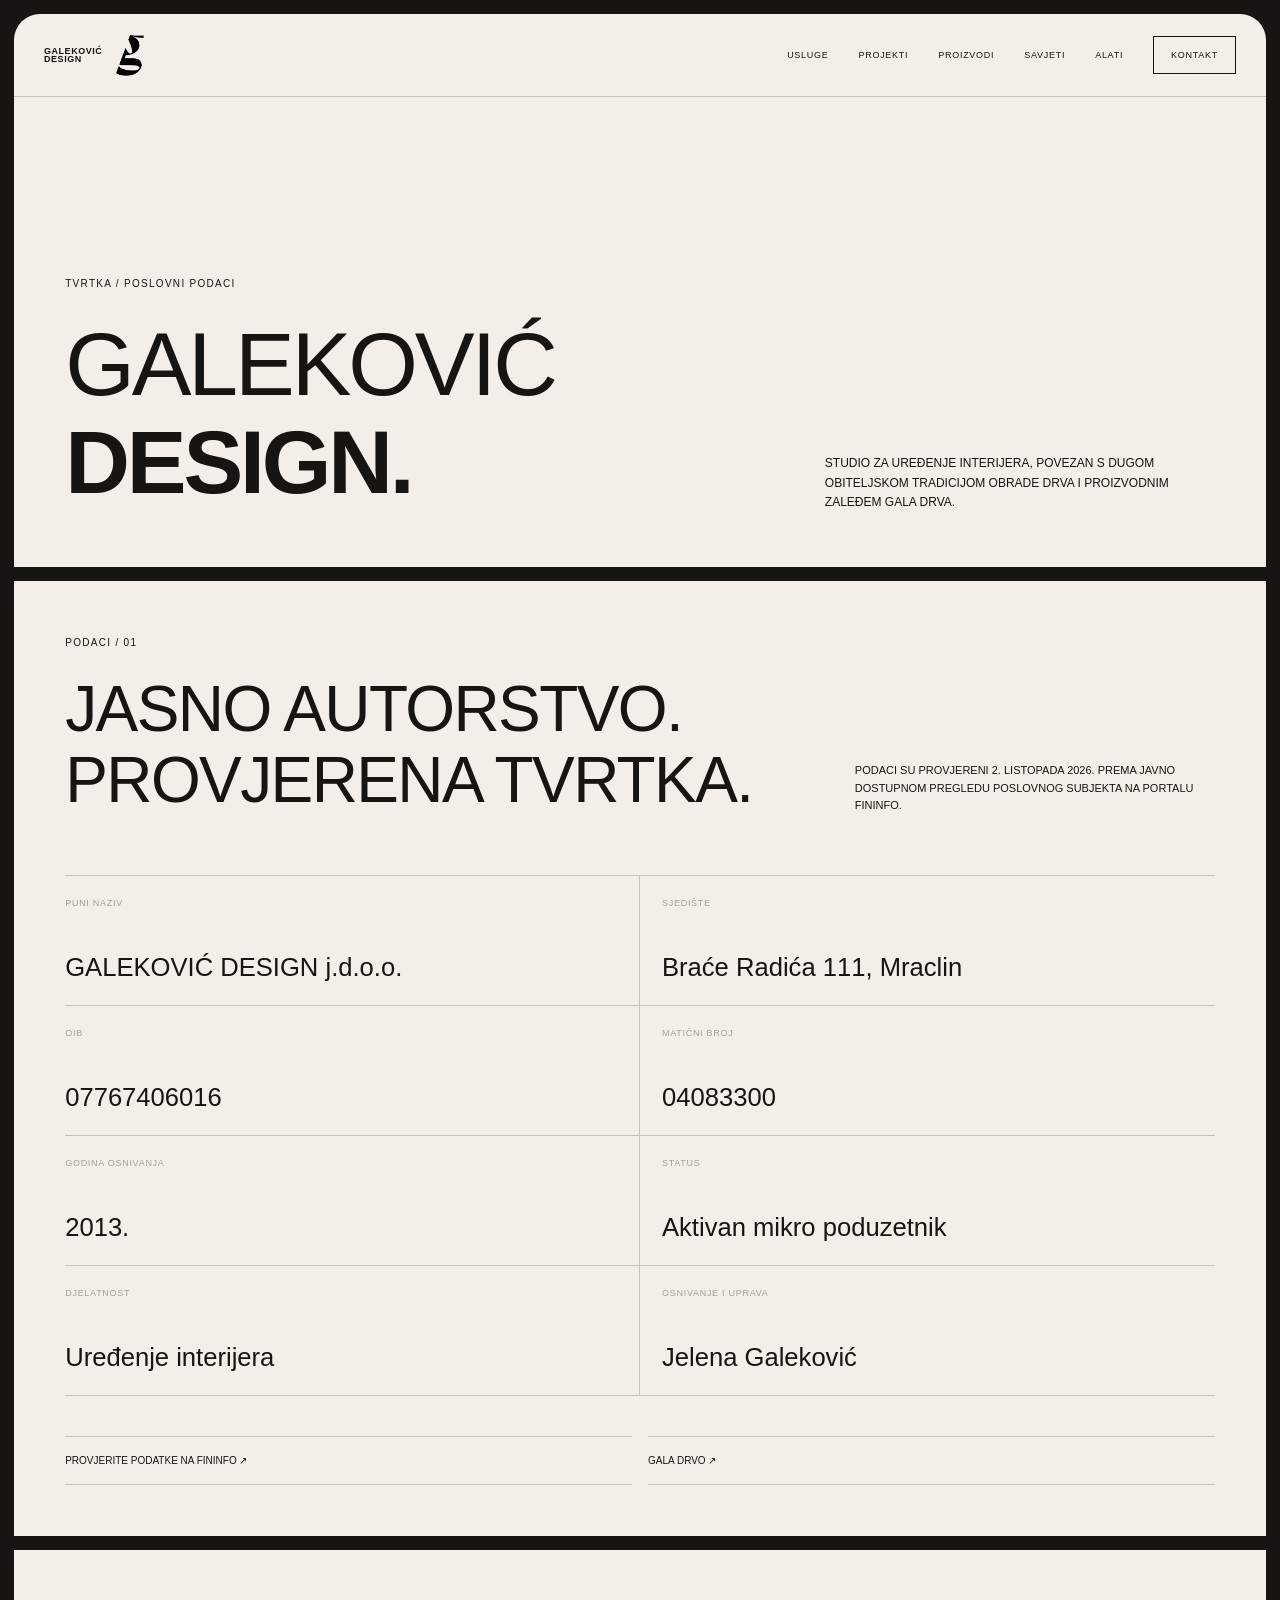
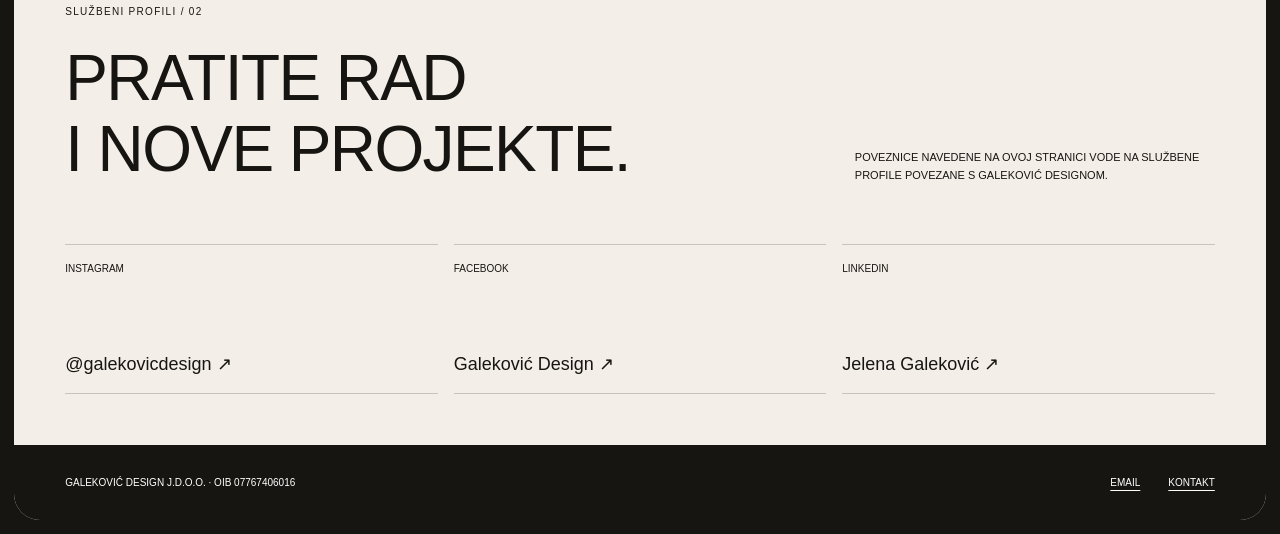
<file: o-tvrtki/index.html>
<!doctype html><html lang="hr"><head><meta charset="utf-8"><meta name="viewport" content="width=device-width,initial-scale=1"><meta name="description" content="Poslovni podaci i službeni profili tvrtke Galeković Design j.d.o.o. iz Mraclina."><title>O tvrtki | Galeković Design</title><link rel="canonical" href="https://galekovic-design.hr/o-tvrtki/"><link rel="stylesheet" href="../inner.css?v=20261004-2"><script type="application/ld+json">{"@context":"https://schema.org","@type":"ProfessionalService","name":"GALEKOVIĆ DESIGN j.d.o.o.","url":"https://galekovic-design.hr/","foundingDate":"2013","taxID":"07767406016","address":{"@type":"PostalAddress","streetAddress":"Braće Radića 111","addressLocality":"Mraclin","addressCountry":"HR"},"founder":{"@type":"Person","name":"Jelena Galeković","url":"https://www.linkedin.com/in/jelena-galeković-982378106/"},"sameAs":["https://www.instagram.com/galekovicdesign/","https://www.facebook.com/galekovicdesign/?locale=hr_HR","https://www.linkedin.com/in/jelena-galeković-982378106/"]}</script></head><body><main class="subpage-shell"><nav class="inner-nav" aria-label="Glavna navigacija"><a class="inner-brand" href="../"><span class="inner-wordmark"><b>Galeković</b><em>Design</em></span><img src="../assets/brand/galekovic-monogram-transparent.png" alt=""></a><div class="inner-menu"><a href="../#usluge">Usluge</a><a href="../projekti/">Projekti</a><a href="../proizvodi/">Proizvodi</a><a href="../savjeti/">Savjeti</a><a href="../alati/">Alati</a><a class="inner-cta" href="../#kontakt">Kontakt</a></div></nav><header class="inner-hero"><div><span class="eyebrow">Tvrtka / Poslovni podaci</span><h1>Galeković<br><strong>Design.</strong></h1></div><p>Studio za uređenje interijera, povezan s dugom obiteljskom tradicijom obrade drva i proizvodnim zaleđem Gala drva.</p></header><section class="inner-panel company-details"><div class="section-intro"><div><span class="eyebrow">Podaci / 01</span><h2>Jasno autorstvo.<br>Provjerena tvrtka.</h2></div><p>Podaci su provjereni 2. listopada 2026. prema javno dostupnom pregledu poslovnog subjekta na portalu Fininfo.</p></div><div class="company-data-grid"><div><b>Puni naziv</b><strong>GALEKOVIĆ DESIGN j.d.o.o.</strong></div><div><b>Sjedište</b><strong>Braće Radića 111, Mraclin</strong></div><div><b>OIB</b><strong>07767406016</strong></div><div><b>Matični broj</b><strong>04083300</strong></div><div><b>Godina osnivanja</b><strong>2013.</strong></div><div><b>Status</b><strong>Aktivan mikro poduzetnik</strong></div><div><b>Djelatnost</b><strong>Uređenje interijera</strong></div><div><b>Osnivanje i uprava</b><strong>Jelena Galeković</strong></div></div><div class="verified-links"><a href="https://www.fininfo.hr/Poduzece/Pregled/galekovic-design/Detaljno/522154" target="_blank" rel="noopener">Provjerite podatke na Fininfo ↗</a><a href="https://www.galadrvo.hr/" target="_blank" rel="noopener">Gala drvo ↗</a></div></section><section class="inner-panel"><div class="section-intro"><div><span class="eyebrow">Službeni profili / 02</span><h2>Pratite rad<br>i nove projekte.</h2></div><p>Poveznice navedene na ovoj stranici vode na službene profile povezane s Galeković Designom.</p></div><div class="social-directory"><a href="https://www.instagram.com/galekovicdesign/" target="_blank" rel="noopener"><span>Instagram</span><b>@galekovicdesign ↗</b></a><a href="https://www.facebook.com/galekovicdesign/?locale=hr_HR" target="_blank" rel="noopener"><span>Facebook</span><b>Galeković Design ↗</b></a><a href="https://www.linkedin.com/in/jelena-galeković-982378106/?isSelfProfile=false" target="_blank" rel="noopener"><span>LinkedIn</span><b>Jelena Galeković ↗</b></a></div></section><footer class="inner-footer"><span>GALEKOVIĆ DESIGN j.d.o.o. · OIB 07767406016</span><a href="mailto:info@galekovic-design.hr">Email</a><a href="../#kontakt">Kontakt</a></footer></main></body></html>
</file>
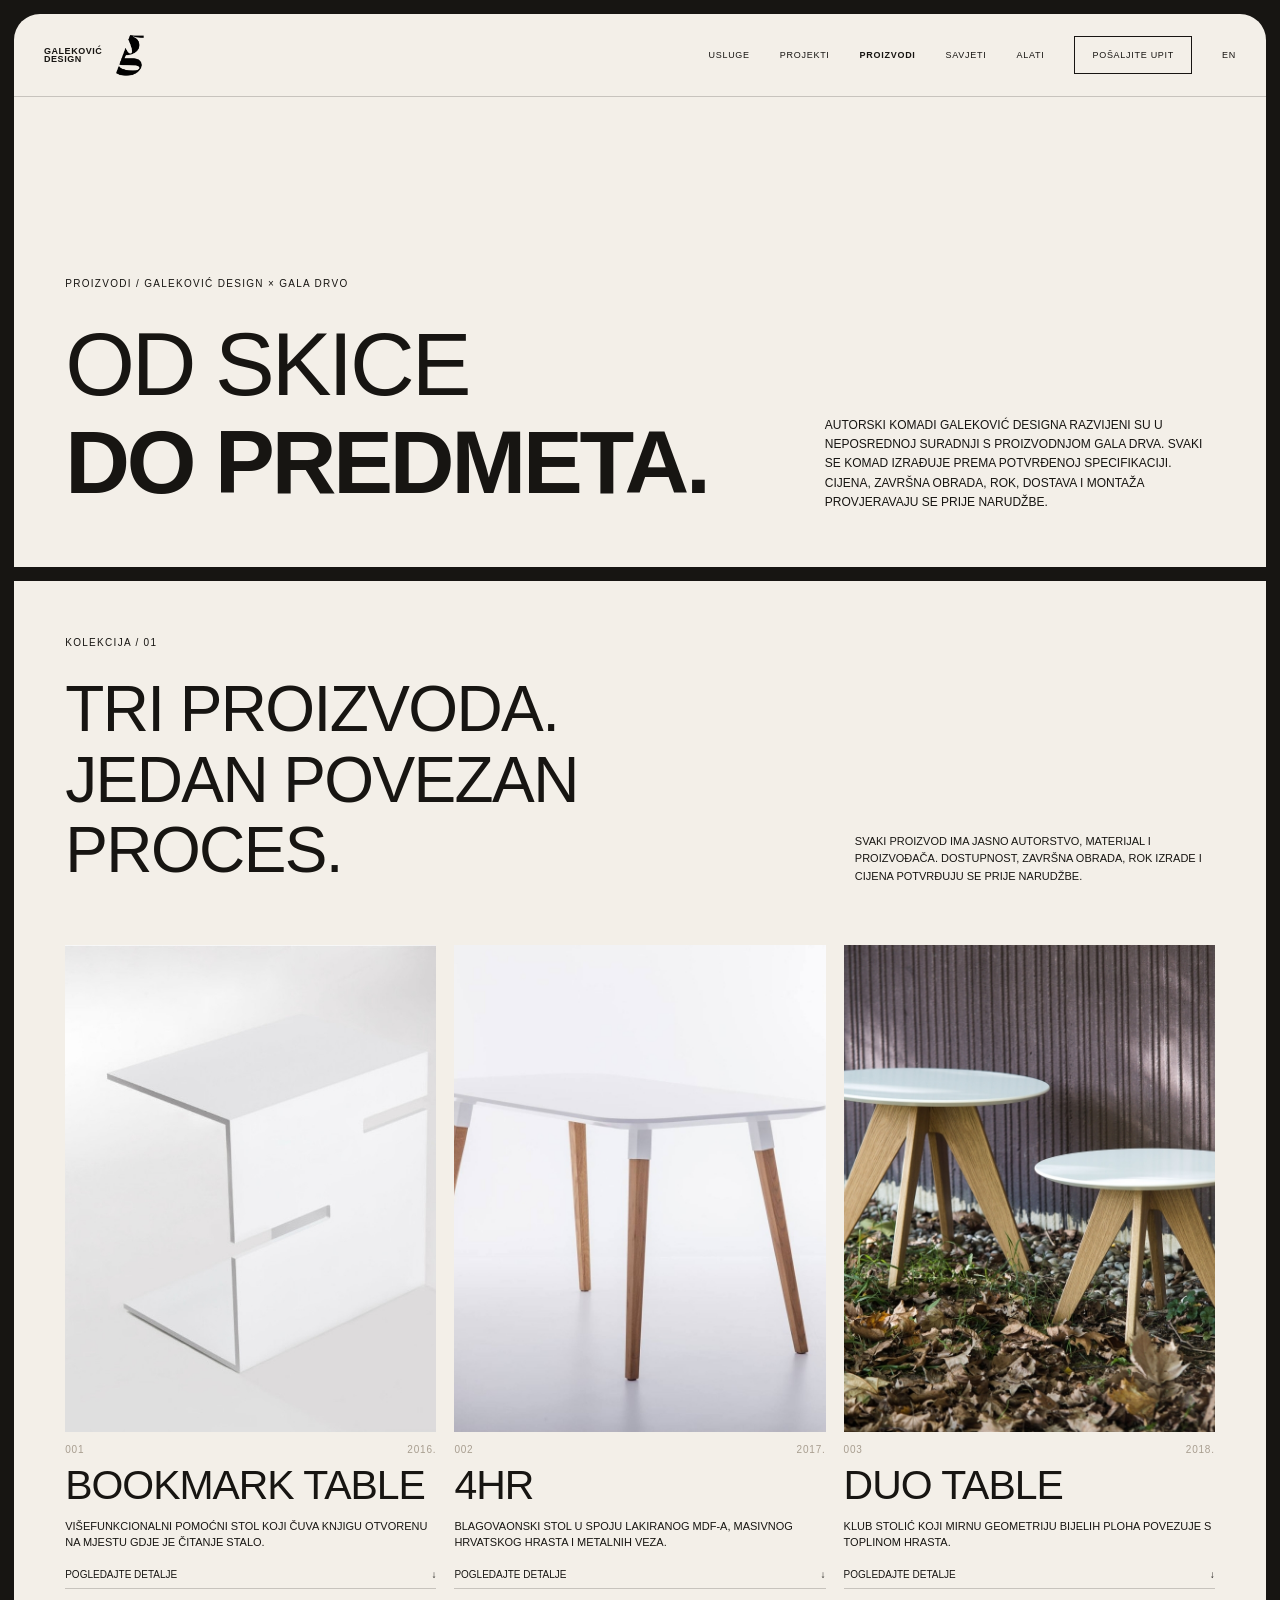
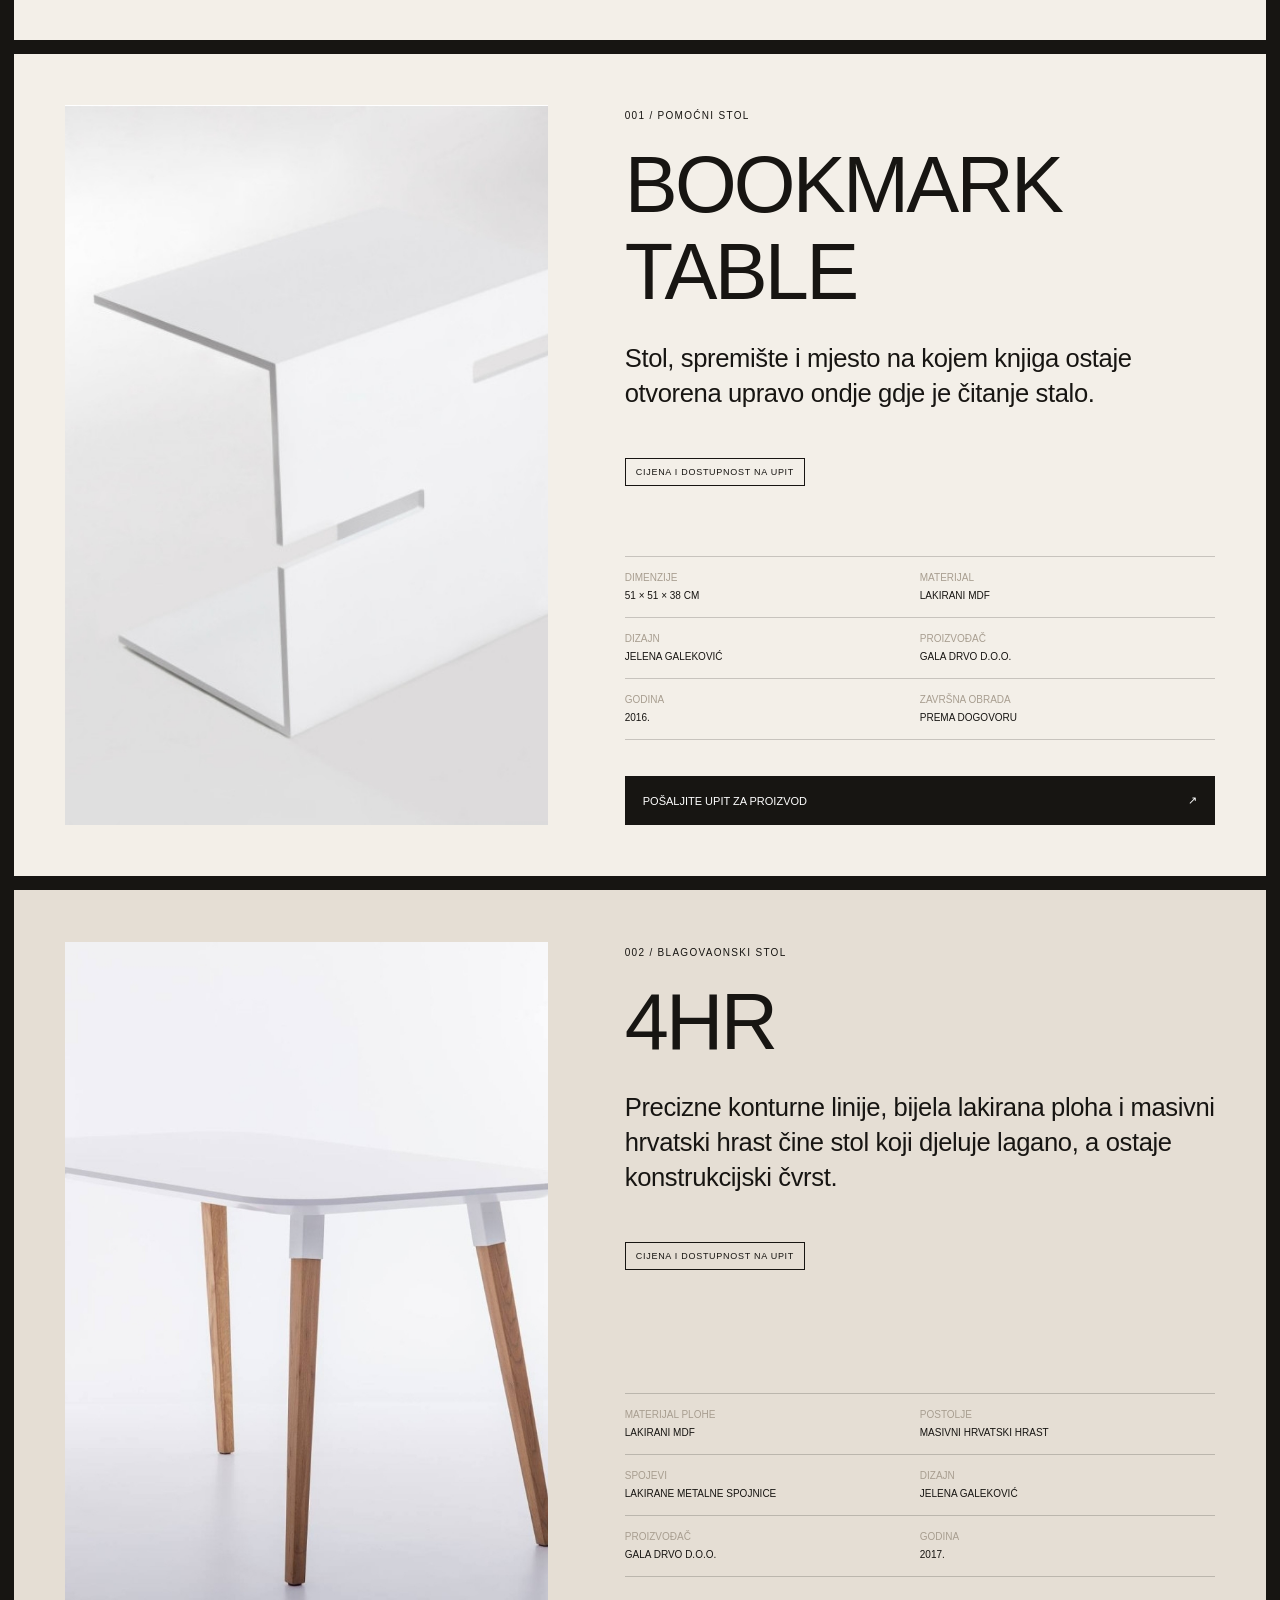
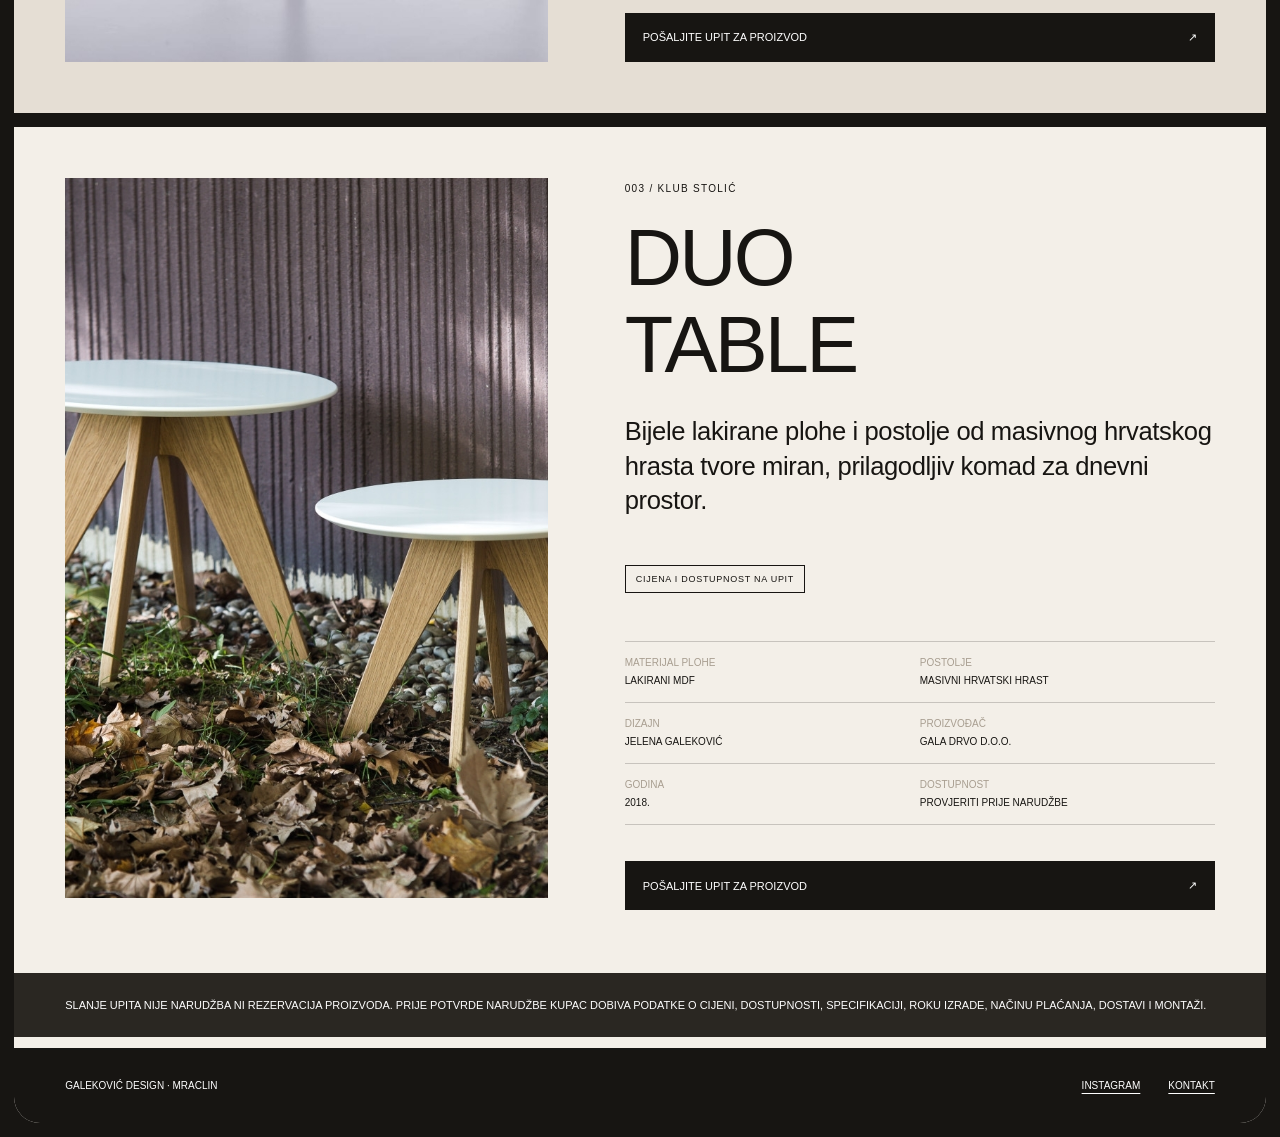
<file: proizvodi/index.html>
<!doctype html><html lang="hr"><head><meta charset="utf-8"><meta name="viewport" content="width=device-width,initial-scale=1"><meta name="description" content="Autorski proizvodi Galeković Designa, proizvedeni u Gala drvu. Bookmark Table, 4HR i Duo Table."><title>Proizvodi | Galeković Design</title><link rel="canonical" href="https://galekovic-design.hr/proizvodi/"><link rel="alternate" hreflang="en" href="https://galekovic-design.hr/en/products/"><link rel="stylesheet" href="../inner.css?v=20261004-2"></head>
<body><main class="subpage-shell"><nav class="inner-nav" aria-label="Glavna navigacija"><a class="inner-brand" href="../"><span class="inner-wordmark"><b>Galeković</b><em>Design</em></span><img src="../assets/brand/galekovic-monogram-transparent.png" alt=""></a><div class="inner-menu"><a href="../#usluge">Usluge</a><a href="../projekti/">Projekti</a><a class="active" href="./">Proizvodi</a><a href="../savjeti/">Savjeti</a><a href="../alati/">Alati</a><a class="inner-cta" href="../#kontakt">Pošaljite upit</a><a href="../en/products/">EN</a></div></nav>
<header class="inner-hero"><div><span class="eyebrow">Proizvodi / Galeković Design × Gala drvo</span><h1>Od skice<br><strong>do predmeta.</strong></h1></div><p>Autorski komadi Galeković Designa razvijeni su u neposrednoj suradnji s proizvodnjom Gala drva. Svaki se komad izrađuje prema potvrđenoj specifikaciji. Cijena, završna obrada, rok, dostava i montaža provjeravaju se prije narudžbe.</p></header>
<section class="inner-panel"><div class="section-intro"><div><span class="eyebrow">Kolekcija / 01</span><h2>Tri proizvoda.<br>Jedan povezan proces.</h2></div><p>Svaki proizvod ima jasno autorstvo, materijal i proizvođača. Dostupnost, završna obrada, rok izrade i cijena potvrđuju se prije narudžbe.</p></div><div class="catalog-grid"><a class="catalog-card" href="#bookmark-table"><img src="../assets/products/bookmark-table.jpg" alt="Bookmark Table"><div class="meta"><span>001</span><span>2016.</span></div><h3>Bookmark Table</h3><p>Višefunkcionalni pomoćni stol koji čuva knjigu otvorenu na mjestu gdje je čitanje stalo.</p><span class="card-link">Pogledajte detalje <b>↓</b></span></a><a class="catalog-card" href="#4hr"><img src="../assets/products/4hr.jpg" alt="4HR blagovaonski stol"><div class="meta"><span>002</span><span>2017.</span></div><h3>4HR</h3><p>Blagovaonski stol u spoju lakiranog MDF-a, masivnog hrvatskog hrasta i metalnih veza.</p><span class="card-link">Pogledajte detalje <b>↓</b></span></a><a class="catalog-card" href="#duo-table"><img src="../assets/products/duo-table.jpg" alt="Duo Table klub stolić"><div class="meta"><span>003</span><span>2018.</span></div><h3>Duo Table</h3><p>Klub stolić koji mirnu geometriju bijelih ploha povezuje s toplinom hrasta.</p><span class="card-link">Pogledajte detalje <b>↓</b></span></a></div></section>
<article class="product-detail" id="bookmark-table"><img src="../assets/products/bookmark-table.jpg" alt="Bookmark Table, dizajn Jelene Galeković"><div class="product-copy"><div><span class="eyebrow">001 / Pomoćni stol</span><h2>Bookmark<br>Table</h2><p class="lead">Stol, spremište i mjesto na kojem knjiga ostaje otvorena upravo ondje gdje je čitanje stalo.</p><span class="shop-status">Cijena i dostupnost na upit</span></div><div><div class="specs"><div><b>Dimenzije</b>51 × 51 × 38 cm</div><div><b>Materijal</b>Lakirani MDF</div><div><b>Dizajn</b>Jelena Galeković</div><div><b>Proizvođač</b>Gala drvo d.o.o.</div><div><b>Godina</b>2016.</div><div><b>Završna obrada</b>Prema dogovoru</div></div><a class="enquiry-link" href="mailto:info@galekovic-design.hr?subject=Upit%20za%20Bookmark%20Table">Pošaljite upit za proizvod <span>↗</span></a></div></div></article>
<article class="product-detail" id="4hr"><img src="../assets/products/4hr.jpg" alt="4HR, dizajn Jelene Galeković"><div class="product-copy"><div><span class="eyebrow">002 / Blagovaonski stol</span><h2>4HR</h2><p class="lead">Precizne konturne linije, bijela lakirana ploha i masivni hrvatski hrast čine stol koji djeluje lagano, a ostaje konstrukcijski čvrst.</p><span class="shop-status">Cijena i dostupnost na upit</span></div><div><div class="specs"><div><b>Materijal plohe</b>Lakirani MDF</div><div><b>Postolje</b>Masivni hrvatski hrast</div><div><b>Spojevi</b>Lakirane metalne spojnice</div><div><b>Dizajn</b>Jelena Galeković</div><div><b>Proizvođač</b>Gala drvo d.o.o.</div><div><b>Godina</b>2017.</div></div><a class="enquiry-link" href="mailto:info@galekovic-design.hr?subject=Upit%20za%204HR">Pošaljite upit za proizvod <span>↗</span></a></div></div></article>
<article class="product-detail" id="duo-table"><img src="../assets/products/duo-table.jpg" alt="Duo Table, dizajn Jelene Galeković"><div class="product-copy"><div><span class="eyebrow">003 / Klub stolić</span><h2>Duo<br>Table</h2><p class="lead">Bijele lakirane plohe i postolje od masivnog hrvatskog hrasta tvore miran, prilagodljiv komad za dnevni prostor.</p><span class="shop-status">Cijena i dostupnost na upit</span></div><div><div class="specs"><div><b>Materijal plohe</b>Lakirani MDF</div><div><b>Postolje</b>Masivni hrvatski hrast</div><div><b>Dizajn</b>Jelena Galeković</div><div><b>Proizvođač</b>Gala drvo d.o.o.</div><div><b>Godina</b>2018.</div><div><b>Dostupnost</b>Provjeriti prije narudžbe</div></div><a class="enquiry-link" href="mailto:info@galekovic-design.hr?subject=Upit%20za%20Duo%20Table">Pošaljite upit za proizvod <span>↗</span></a></div></div></article>
<p class="migration-note">Slanje upita nije narudžba ni rezervacija proizvoda. Prije potvrde narudžbe kupac dobiva podatke o cijeni, dostupnosti, specifikaciji, roku izrade, načinu plaćanja, dostavi i montaži.</p><footer class="inner-footer"><span>Galeković Design · Mraclin</span><a href="https://www.instagram.com/galekovicdesign/" target="_blank" rel="noopener">Instagram</a><a href="../#kontakt">Kontakt</a></footer></main></body></html>
</file>
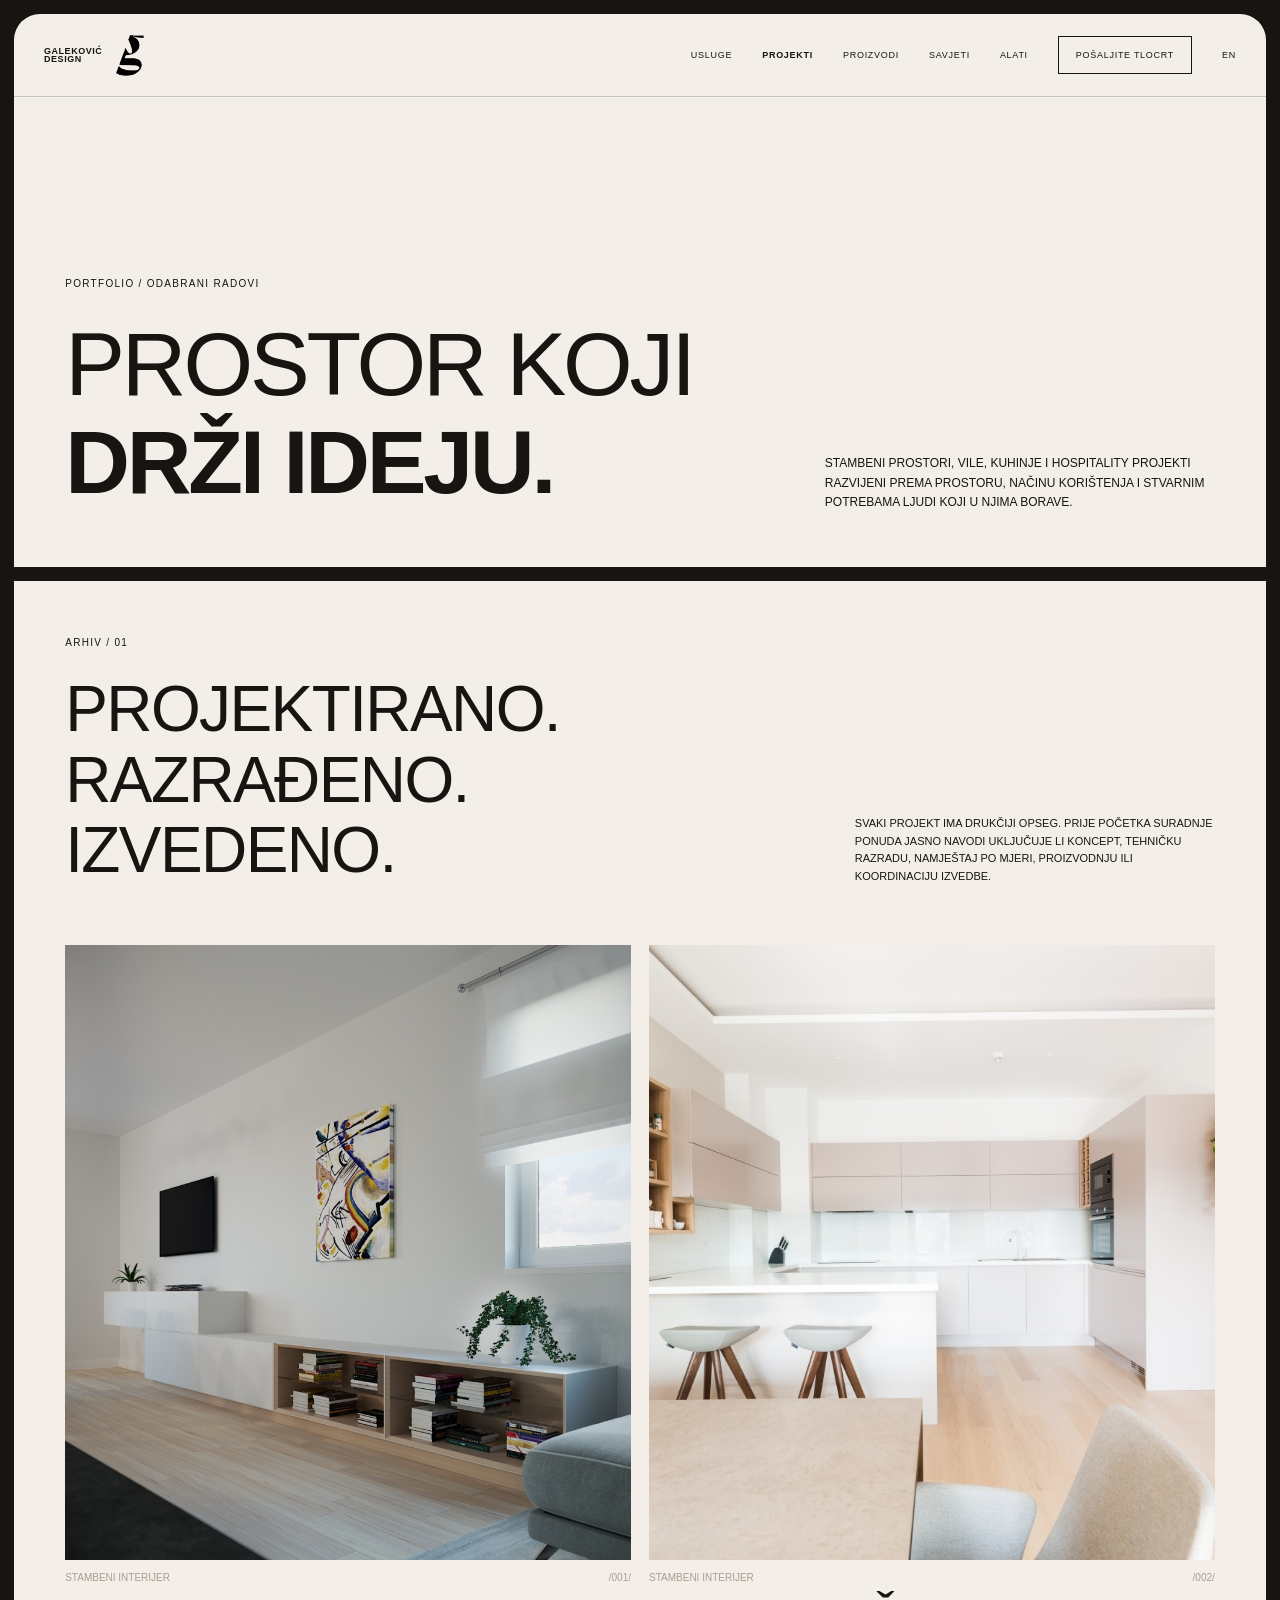
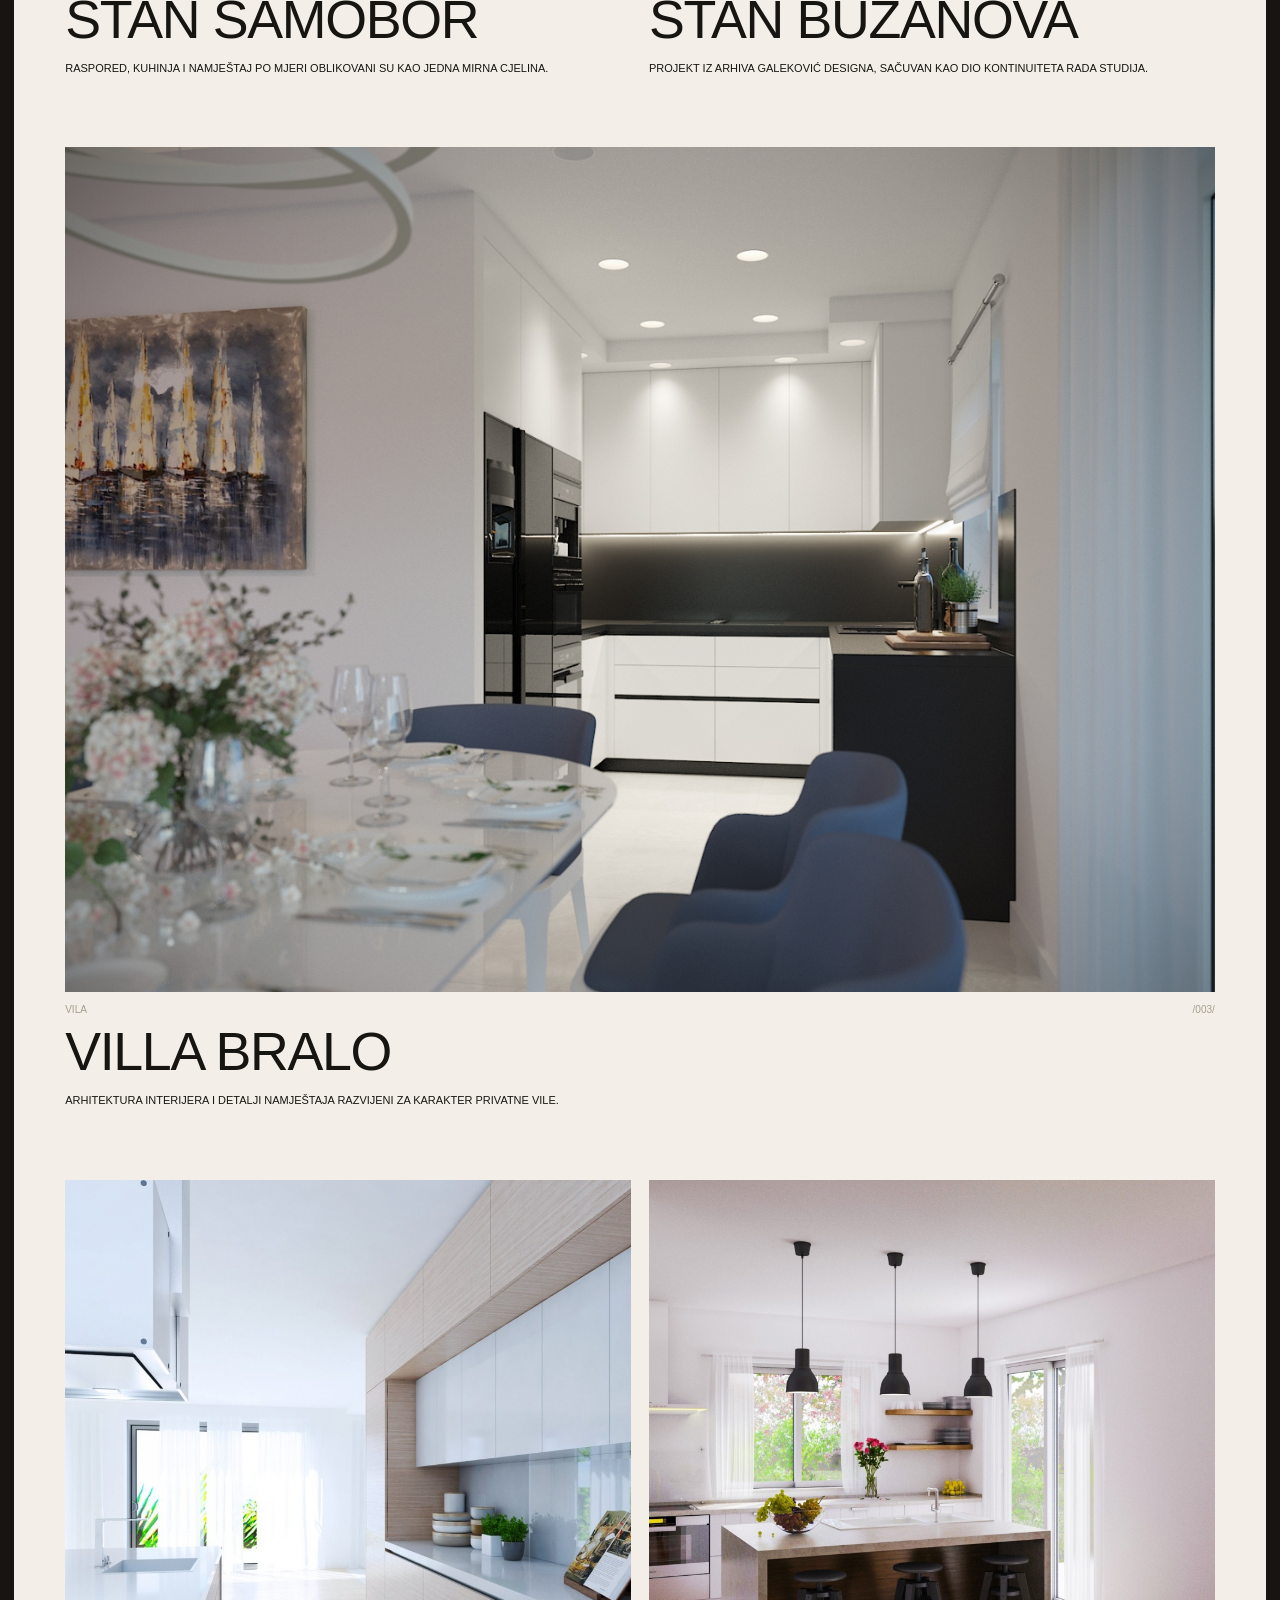
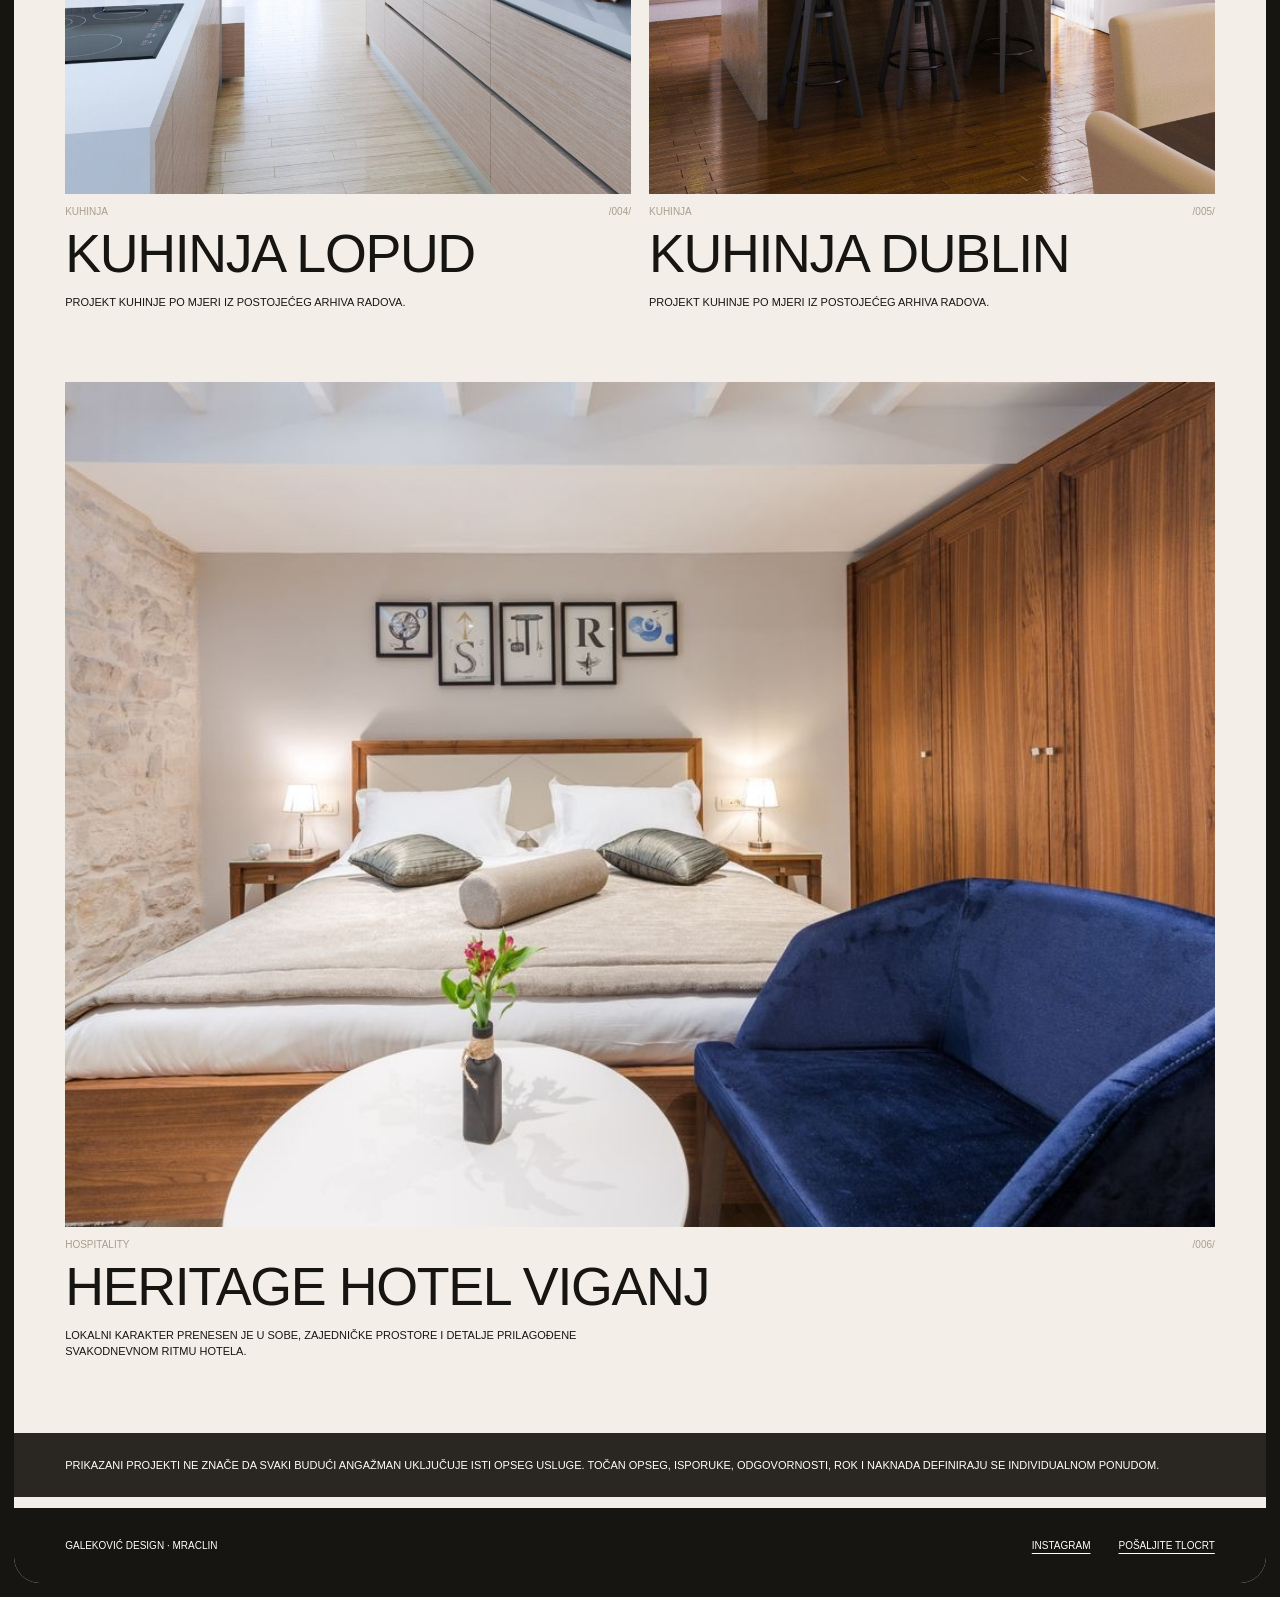
<file: projekti/index.html>
<!doctype html><html lang="hr"><head><meta charset="utf-8"><meta name="viewport" content="width=device-width,initial-scale=1"><meta name="description" content="Odabrani stambeni, hospitality i projekti namještaja po mjeri studija Galeković Design."><title>Projekti | Galeković Design</title><link rel="canonical" href="https://galekovic-design.hr/projekti/"><link rel="alternate" hreflang="en" href="https://galekovic-design.hr/en/projects/"><link rel="stylesheet" href="../inner.css?v=20261004-2"></head><body><main class="subpage-shell"><nav class="inner-nav" aria-label="Glavna navigacija"><a class="inner-brand" href="../"><span class="inner-wordmark"><b>Galeković</b><em>Design</em></span><img src="../assets/brand/galekovic-monogram-transparent.png" alt=""></a><div class="inner-menu"><a href="../#usluge">Usluge</a><a class="active" href="./">Projekti</a><a href="../proizvodi/">Proizvodi</a><a href="../savjeti/">Savjeti</a><a href="../alati/">Alati</a><a class="inner-cta" href="../#kontakt">Pošaljite tlocrt</a><a href="../en/projects/">EN</a></div></nav><header class="inner-hero"><div><span class="eyebrow">Portfolio / Odabrani radovi</span><h1>Prostor koji<br><strong>drži ideju.</strong></h1></div><p>Stambeni prostori, vile, kuhinje i hospitality projekti razvijeni prema prostoru, načinu korištenja i stvarnim potrebama ljudi koji u njima borave.</p></header><section class="inner-panel"><div class="section-intro"><div><span class="eyebrow">Arhiv / 01</span><h2>Projektirano.<br>Razrađeno. Izvedeno.</h2></div><p>Svaki projekt ima drukčiji opseg. Prije početka suradnje ponuda jasno navodi uključuje li koncept, tehničku razradu, namještaj po mjeri, proizvodnju ili koordinaciju izvedbe.</p></div><div class="project-grid"><article class="project-card"><img src="../assets/projects/samobor-02.jpg" alt="Stan Samobor"><div class="meta"><span>Stambeni interijer</span><span>/001/</span></div><h2>Stan Samobor</h2><p>Raspored, kuhinja i namještaj po mjeri oblikovani su kao jedna mirna cjelina.</p></article><article class="project-card"><img src="../assets/projects/buzanova-01.jpg" alt="Stan Bužanova"><div class="meta"><span>Stambeni interijer</span><span>/002/</span></div><h2>Stan Bužanova</h2><p>Projekt iz arhiva Galeković Designa, sačuvan kao dio kontinuiteta rada studija.</p></article><article class="project-card"><img src="../assets/projects/bralo-03.jpg" alt="Villa Bralo"><div class="meta"><span>Vila</span><span>/003/</span></div><h2>Villa Bralo</h2><p>Arhitektura interijera i detalji namještaja razvijeni za karakter privatne vile.</p></article><article class="project-card"><img src="../assets/projects-archive/kuhinja-lopud.jpg" alt="Kuhinja Lopud"><div class="meta"><span>Kuhinja</span><span>/004/</span></div><h2>Kuhinja Lopud</h2><p>Projekt kuhinje po mjeri iz postojećeg arhiva radova.</p></article><article class="project-card"><img src="../assets/projects-archive/kuhinja-dublin.jpg" alt="Kuhinja Dublin"><div class="meta"><span>Kuhinja</span><span>/005/</span></div><h2>Kuhinja Dublin</h2><p>Projekt kuhinje po mjeri iz postojećeg arhiva radova.</p></article><article class="project-card"><img src="../assets/projects/viganj-03.jpg" alt="Heritage Hotel Viganj"><div class="meta"><span>Hospitality</span><span>/006/</span></div><h2>Heritage Hotel Viganj</h2><p>Lokalni karakter prenesen je u sobe, zajedničke prostore i detalje prilagođene svakodnevnom ritmu hotela.</p></article></div></section><p class="migration-note">Prikazani projekti ne znače da svaki budući angažman uključuje isti opseg usluge. Točan opseg, isporuke, odgovornosti, rok i naknada definiraju se individualnom ponudom.</p><footer class="inner-footer"><span>Galeković Design · Mraclin</span><a href="https://www.instagram.com/galekovicdesign/" target="_blank" rel="noopener">Instagram</a><a href="../#kontakt">Pošaljite tlocrt</a></footer></main></body></html>
</file>
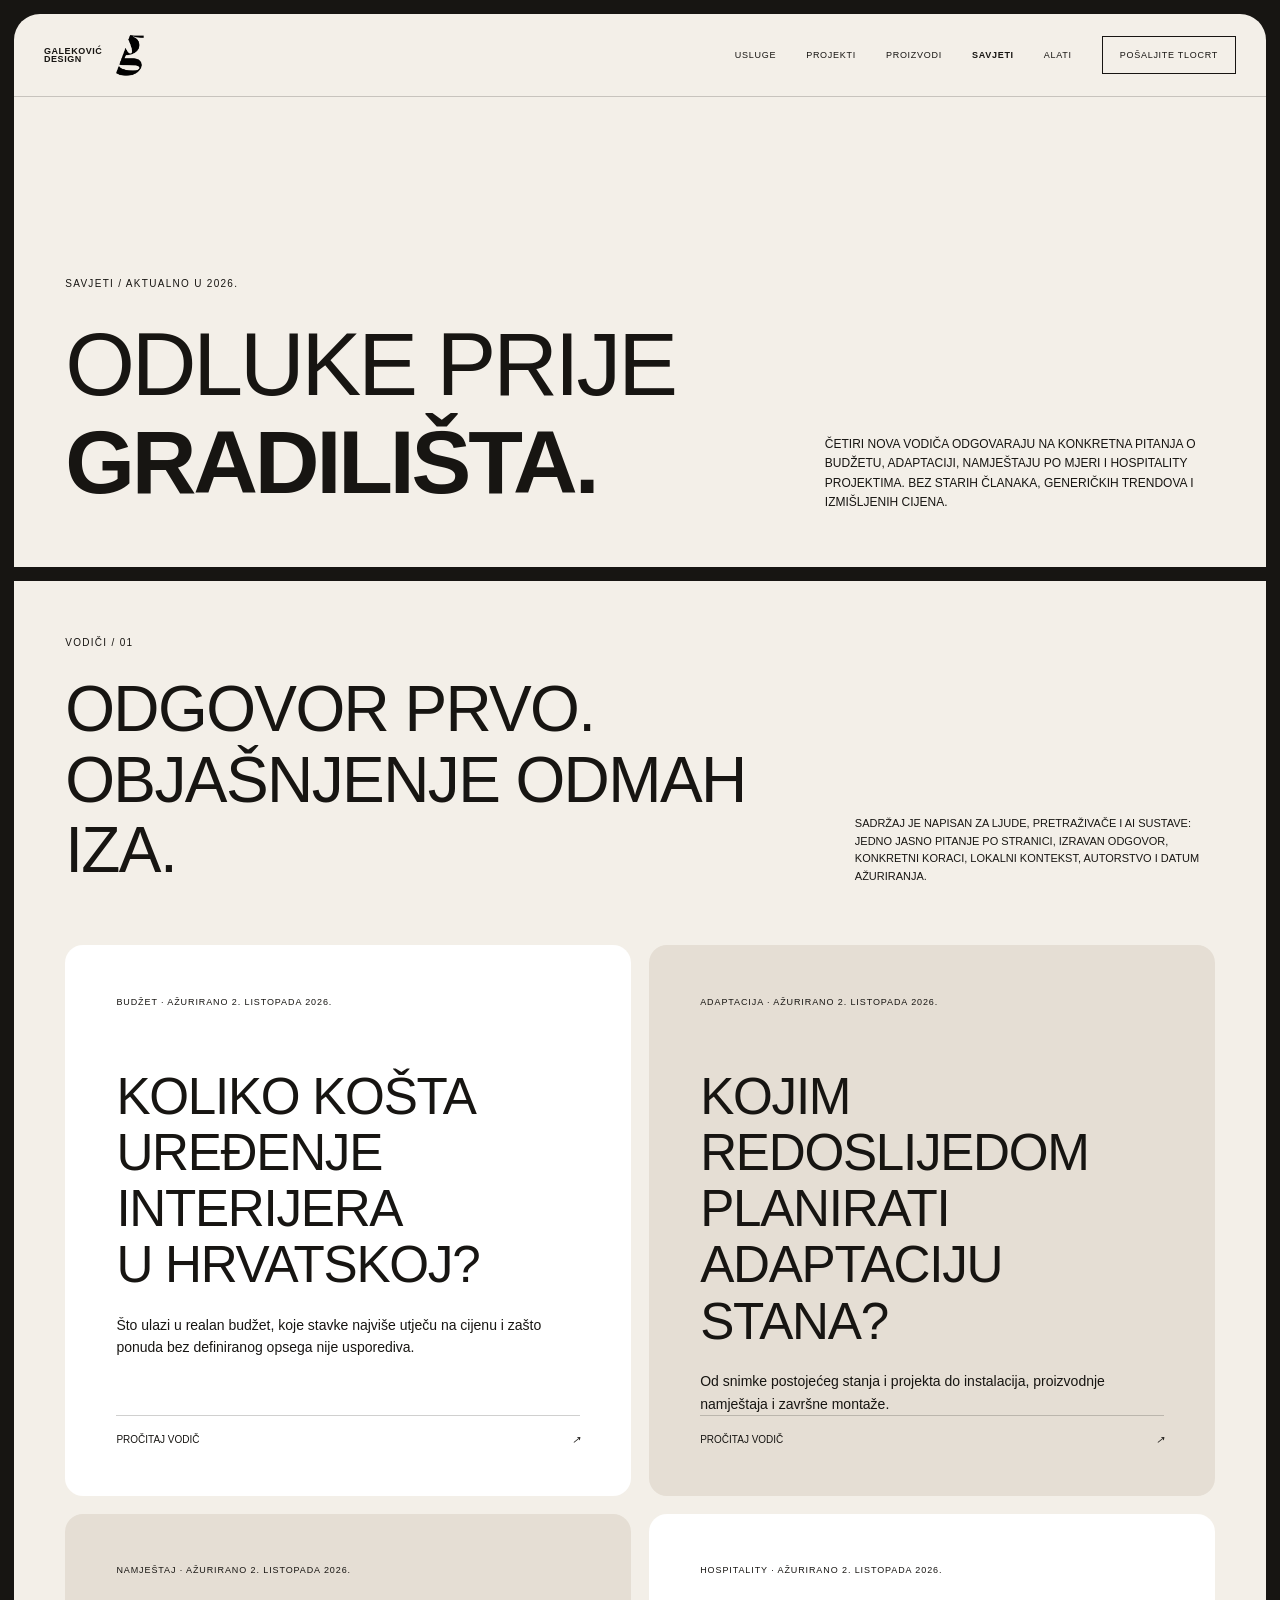
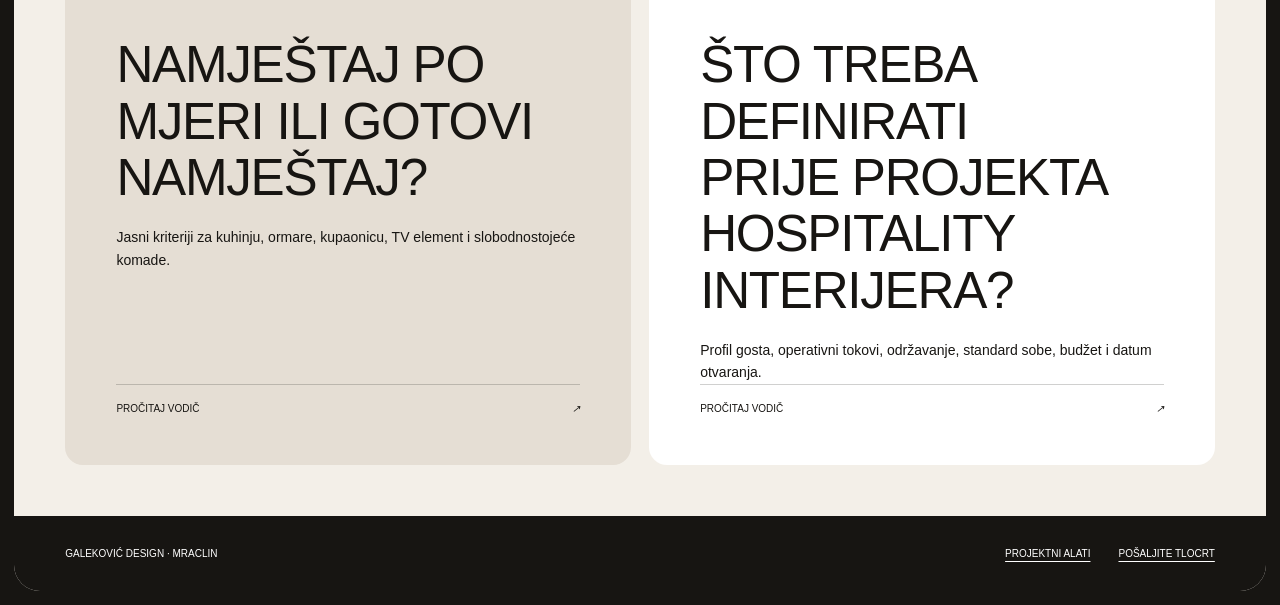
<file: savjeti/index.html>
<!doctype html><html lang="hr"><head><meta charset="utf-8"><meta name="viewport" content="width=device-width,initial-scale=1"><meta name="description" content="Aktualni vodiči Galeković Designa o cijeni uređenja interijera, adaptaciji, namještaju po mjeri i hospitality projektima u 2026."><title>Savjeti za uređenje interijera 2026. | Galeković Design</title><link rel="canonical" href="https://galekovic-design.hr/savjeti/"><link rel="stylesheet" href="../inner.css?v=20261004-2"><script type="application/ld+json">{"@context":"https://schema.org","@type":"Blog","name":"Galeković Design vodiči","url":"https://galekovic-design.hr/savjeti/","inLanguage":"hr-HR","publisher":{"@type":"Organization","name":"Galeković Design","url":"https://galekovic-design.hr/"},"author":{"@type":"Organization","name":"Galeković Design","url":"https://galekovic-design.hr/"}}</script></head><body><main class="subpage-shell"><nav class="inner-nav" aria-label="Glavna navigacija"><a class="inner-brand" href="../"><span class="inner-wordmark"><b>Galeković</b><em>Design</em></span><img src="../assets/brand/galekovic-monogram-transparent.png" alt=""></a><div class="inner-menu"><a href="../#usluge">Usluge</a><a href="../projekti/">Projekti</a><a href="../proizvodi/">Proizvodi</a><a class="active" href="./">Savjeti</a><a href="../alati/">Alati</a><a class="inner-cta" href="../#kontakt">Pošaljite tlocrt</a></div></nav><header class="inner-hero"><div><span class="eyebrow">Savjeti / Aktualno u 2026.</span><h1>Odluke prije<br><strong>gradilišta.</strong></h1></div><p>Četiri nova vodiča odgovaraju na konkretna pitanja o budžetu, adaptaciji, namještaju po mjeri i hospitality projektima. Bez starih članaka, generičkih trendova i izmišljenih cijena.</p></header><section class="inner-panel"><div class="section-intro"><div><span class="eyebrow">Vodiči / 01</span><h2>Odgovor prvo.<br>Objašnjenje odmah iza.</h2></div><p>Sadržaj je napisan za ljude, pretraživače i AI sustave: jedno jasno pitanje po stranici, izravan odgovor, konkretni koraci, lokalni kontekst, autorstvo i datum ažuriranja.</p></div><div class="blog-index-grid"><a class="blog-card" href="koliko-kosta-uredenje-interijera-2026/"><span>Budžet · Ažurirano 2. listopada 2026.</span><h2>Koliko košta uređenje interijera u Hrvatskoj?</h2><p>Što ulazi u realan budžet, koje stavke najviše utječu na cijenu i zašto ponuda bez definiranog opsega nije usporediva.</p><b>Pročitaj vodič <i>↗</i></b></a><a class="blog-card" href="adaptacija-stana-redoslijed-radova/"><span>Adaptacija · Ažurirano 2. listopada 2026.</span><h2>Kojim redoslijedom planirati adaptaciju stana?</h2><p>Od snimke postojećeg stanja i projekta do instalacija, proizvodnje namještaja i završne montaže.</p><b>Pročitaj vodič <i>↗</i></b></a><a class="blog-card" href="namjestaj-po-mjeri-ili-gotovi/"><span>Namještaj · Ažurirano 2. listopada 2026.</span><h2>Namještaj po mjeri ili gotovi namještaj?</h2><p>Jasni kriteriji za kuhinju, ormare, kupaonicu, TV element i slobodnostojeće komade.</p><b>Pročitaj vodič <i>↗</i></b></a><a class="blog-card" href="hospitality-interijer-projektni-brief/"><span>Hospitality · Ažurirano 2. listopada 2026.</span><h2>Što treba definirati prije projekta hospitality interijera?</h2><p>Profil gosta, operativni tokovi, održavanje, standard sobe, budžet i datum otvaranja.</p><b>Pročitaj vodič <i>↗</i></b></a></div></section><footer class="inner-footer"><span>Galeković Design · Mraclin</span><a href="../alati/">Projektni alati</a><a href="../#kontakt">Pošaljite tlocrt</a></footer></main></body></html>
</file>
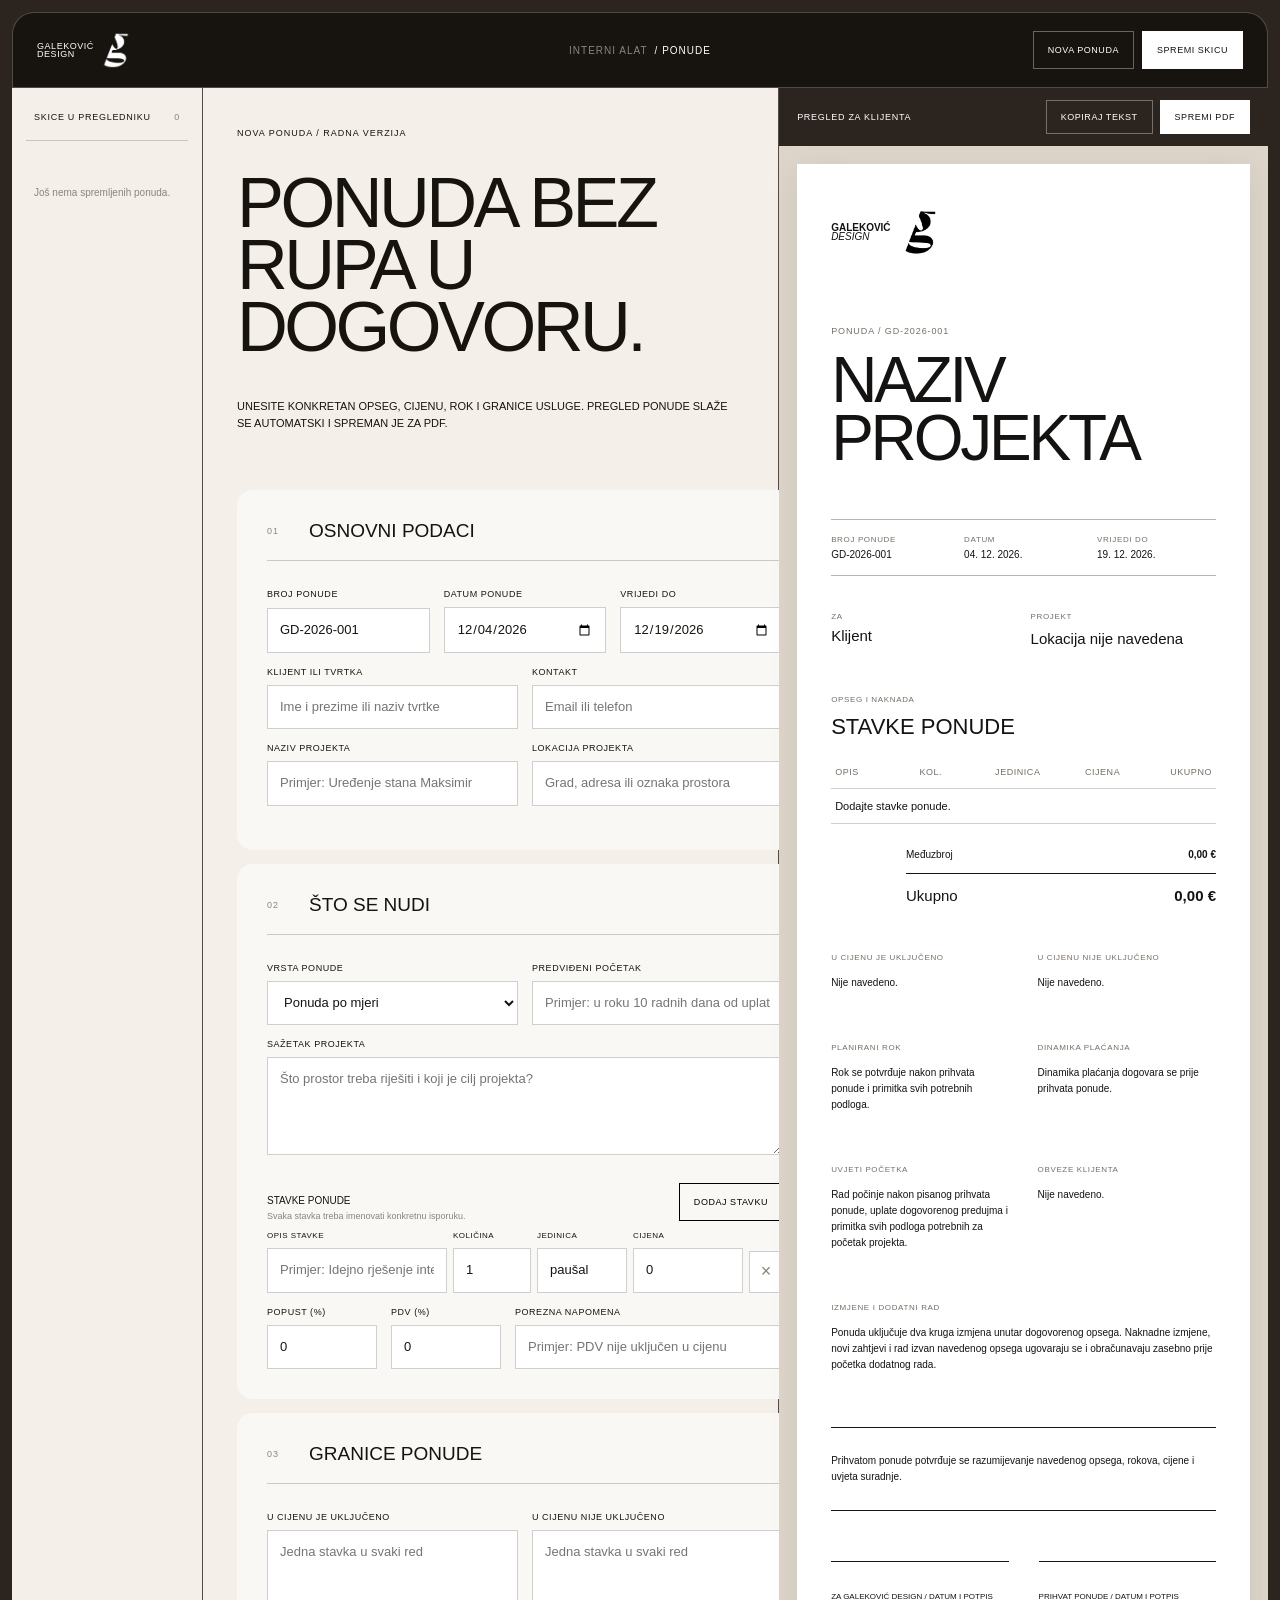
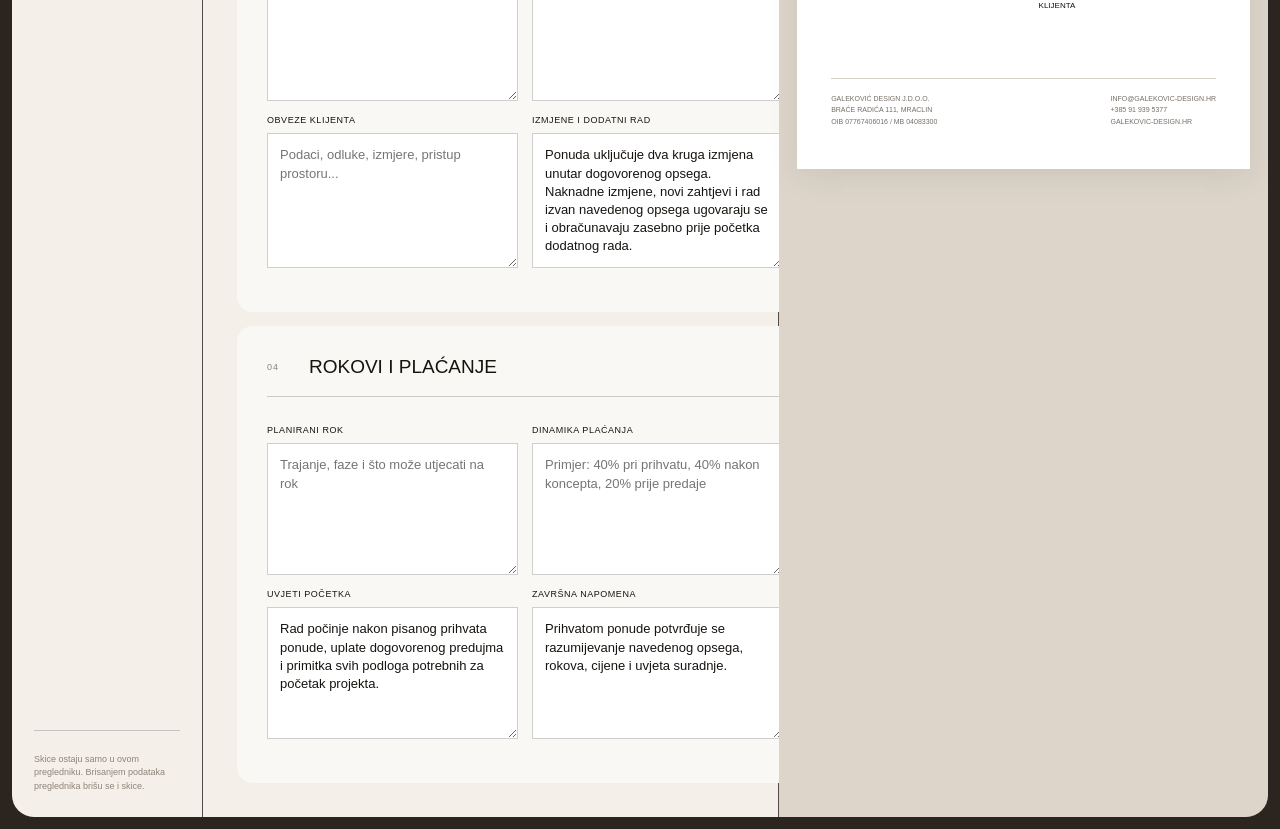
<file: studio-ponude/index.html>
<!doctype html>
<html lang="hr">
<head>
  <meta charset="utf-8" />
  <meta name="viewport" content="width=device-width, initial-scale=1" />
  <meta name="robots" content="noindex,nofollow,noarchive" />
  <meta name="description" content="Interni alat za izradu ponuda Galeković Designa." />
  <title>Ponude / Galeković Design</title>
  <link rel="stylesheet" href="ponude.css" />
</head>
<body>
  <a class="skip-link" href="#editor">Preskoči na uređivanje ponude</a>

  <header class="app-header">
    <a class="brand" href="../" aria-label="Galeković Design, povratak na web">
      <span><b>Galeković</b><em>Design</em></span>
      <img src="../assets/brand/galekovic-monogram-transparent.png" alt="" />
    </a>
    <div class="app-name"><span>Interni alat</span><strong>/ Ponude</strong></div>
    <div class="header-actions">
      <button type="button" class="quiet-button" id="new-offer">Nova ponuda</button>
      <button type="button" class="primary-button" id="save-offer">Spremi skicu</button>
    </div>
  </header>

  <main class="workspace">
    <aside class="drafts" aria-label="Spremljene ponude">
      <div class="drafts-head">
        <span>Skice u pregledniku</span>
        <b id="draft-count">0</b>
      </div>
      <div class="draft-list" id="draft-list"></div>
      <p class="storage-note">Skice ostaju samo u ovom pregledniku. Brisanjem podataka preglednika brišu se i skice.</p>
    </aside>

    <section class="editor" id="editor">
      <div class="editor-intro">
        <div>
          <span class="section-label">Nova ponuda / radna verzija</span>
          <h1>Ponuda bez<br />rupa u dogovoru.</h1>
        </div>
        <p>Unesite konkretan opseg, cijenu, rok i granice usluge. Pregled ponude slaže se automatski i spreman je za PDF.</p>
      </div>

      <form id="offer-form" autocomplete="off">
        <section class="form-section">
          <header><span>01</span><h2>Osnovni podaci</h2></header>
          <div class="form-grid three">
            <label>Broj ponude<input name="offerNumber" required /></label>
            <label>Datum ponude<input name="offerDate" type="date" required /></label>
            <label>Vrijedi do<input name="validUntil" type="date" required /></label>
          </div>
          <div class="form-grid two">
            <label>Klijent ili tvrtka<input name="clientName" placeholder="Ime i prezime ili naziv tvrtke" required /></label>
            <label>Kontakt<input name="clientContact" placeholder="Email ili telefon" /></label>
            <label>Naziv projekta<input name="projectName" placeholder="Primjer: Uređenje stana Maksimir" required /></label>
            <label>Lokacija projekta<input name="projectLocation" placeholder="Grad, adresa ili oznaka prostora" /></label>
          </div>
        </section>

        <section class="form-section">
          <header><span>02</span><h2>Što se nudi</h2></header>
          <div class="form-grid two">
            <label>Vrsta ponude
              <select name="servicePreset" id="service-preset">
                <option value="custom">Ponuda po mjeri</option>
                <option value="concept">Koncept interijera</option>
                <option value="furniture">Interijer i namještaj po mjeri</option>
                <option value="complete">Cjelovit interijer</option>
              </select>
            </label>
            <label>Predviđeni početak<input name="startTiming" placeholder="Primjer: u roku 10 radnih dana od uplate" /></label>
          </div>
          <label>Sažetak projekta<textarea name="projectSummary" rows="4" placeholder="Što prostor treba riješiti i koji je cilj projekta?"></textarea></label>

          <div class="line-items-head">
            <div><span>Stavke ponude</span><small>Svaka stavka treba imenovati konkretnu isporuku.</small></div>
            <button type="button" class="quiet-button" id="add-item">Dodaj stavku</button>
          </div>
          <div class="line-items" id="line-items"></div>
          <div class="price-controls">
            <label>Popust (%)<input name="discount" type="number" min="0" max="100" step="0.01" value="0" /></label>
            <label>PDV (%)<input name="taxRate" type="number" min="0" max="100" step="0.01" value="0" /></label>
            <label>Porezna napomena<input name="taxNote" placeholder="Primjer: PDV nije uključen u cijenu" /></label>
          </div>
        </section>

        <section class="form-section">
          <header><span>03</span><h2>Granice ponude</h2></header>
          <div class="form-grid two textareas">
            <label>U cijenu je uključeno<textarea name="included" rows="8" placeholder="Jedna stavka u svaki red"></textarea></label>
            <label>U cijenu nije uključeno<textarea name="excluded" rows="8" placeholder="Jedna stavka u svaki red"></textarea></label>
          </div>
          <div class="form-grid two textareas">
            <label>Obveze klijenta<textarea name="clientDuties" rows="6" placeholder="Podaci, odluke, izmjere, pristup prostoru..."></textarea></label>
            <label>Izmjene i dodatni rad<textarea name="changes" rows="6">Ponuda uključuje dva kruga izmjena unutar dogovorenog opsega. Naknadne izmjene, novi zahtjevi i rad izvan navedenog opsega ugovaraju se i obračunavaju zasebno prije početka dodatnog rada.</textarea></label>
          </div>
        </section>

        <section class="form-section">
          <header><span>04</span><h2>Rokovi i plaćanje</h2></header>
          <div class="form-grid two textareas">
            <label>Planirani rok<textarea name="timeline" rows="5" placeholder="Trajanje, faze i što može utjecati na rok"></textarea></label>
            <label>Dinamika plaćanja<textarea name="paymentTerms" rows="5" placeholder="Primjer: 40% pri prihvatu, 40% nakon koncepta, 20% prije predaje"></textarea></label>
            <label>Uvjeti početka<textarea name="startConditions" rows="5">Rad počinje nakon pisanog prihvata ponude, uplate dogovorenog predujma i primitka svih podloga potrebnih za početak projekta.</textarea></label>
            <label>Završna napomena<textarea name="finalNote" rows="5">Prihvatom ponude potvrđuje se razumijevanje navedenog opsega, rokova, cijene i uvjeta suradnje.</textarea></label>
          </div>
        </section>
      </form>
    </section>

    <aside class="preview-shell" aria-label="Pregled ponude">
      <div class="preview-toolbar">
        <span>Pregled za klijenta</span>
        <div>
          <button type="button" class="quiet-button" id="copy-offer">Kopiraj tekst</button>
          <button type="button" class="primary-button" id="print-offer">Spremi PDF</button>
        </div>
      </div>
      <article class="offer-preview" id="offer-preview"></article>
    </aside>
  </main>

  <template id="line-item-template">
    <div class="line-item">
      <label class="item-description">Opis stavke<input data-field="description" placeholder="Primjer: Idejno rješenje interijera" /></label>
      <label>Količina<input data-field="quantity" type="number" min="0" step="0.01" value="1" /></label>
      <label>Jedinica<input data-field="unit" value="paušal" /></label>
      <label>Cijena<input data-field="price" type="number" min="0" step="0.01" value="0" /></label>
      <button type="button" class="remove-item" aria-label="Ukloni stavku">×</button>
    </div>
  </template>

  <div class="toast" id="toast" role="status" aria-live="polite"></div>
  <script src="ponude.js"></script>
</body>
</html>
</file>
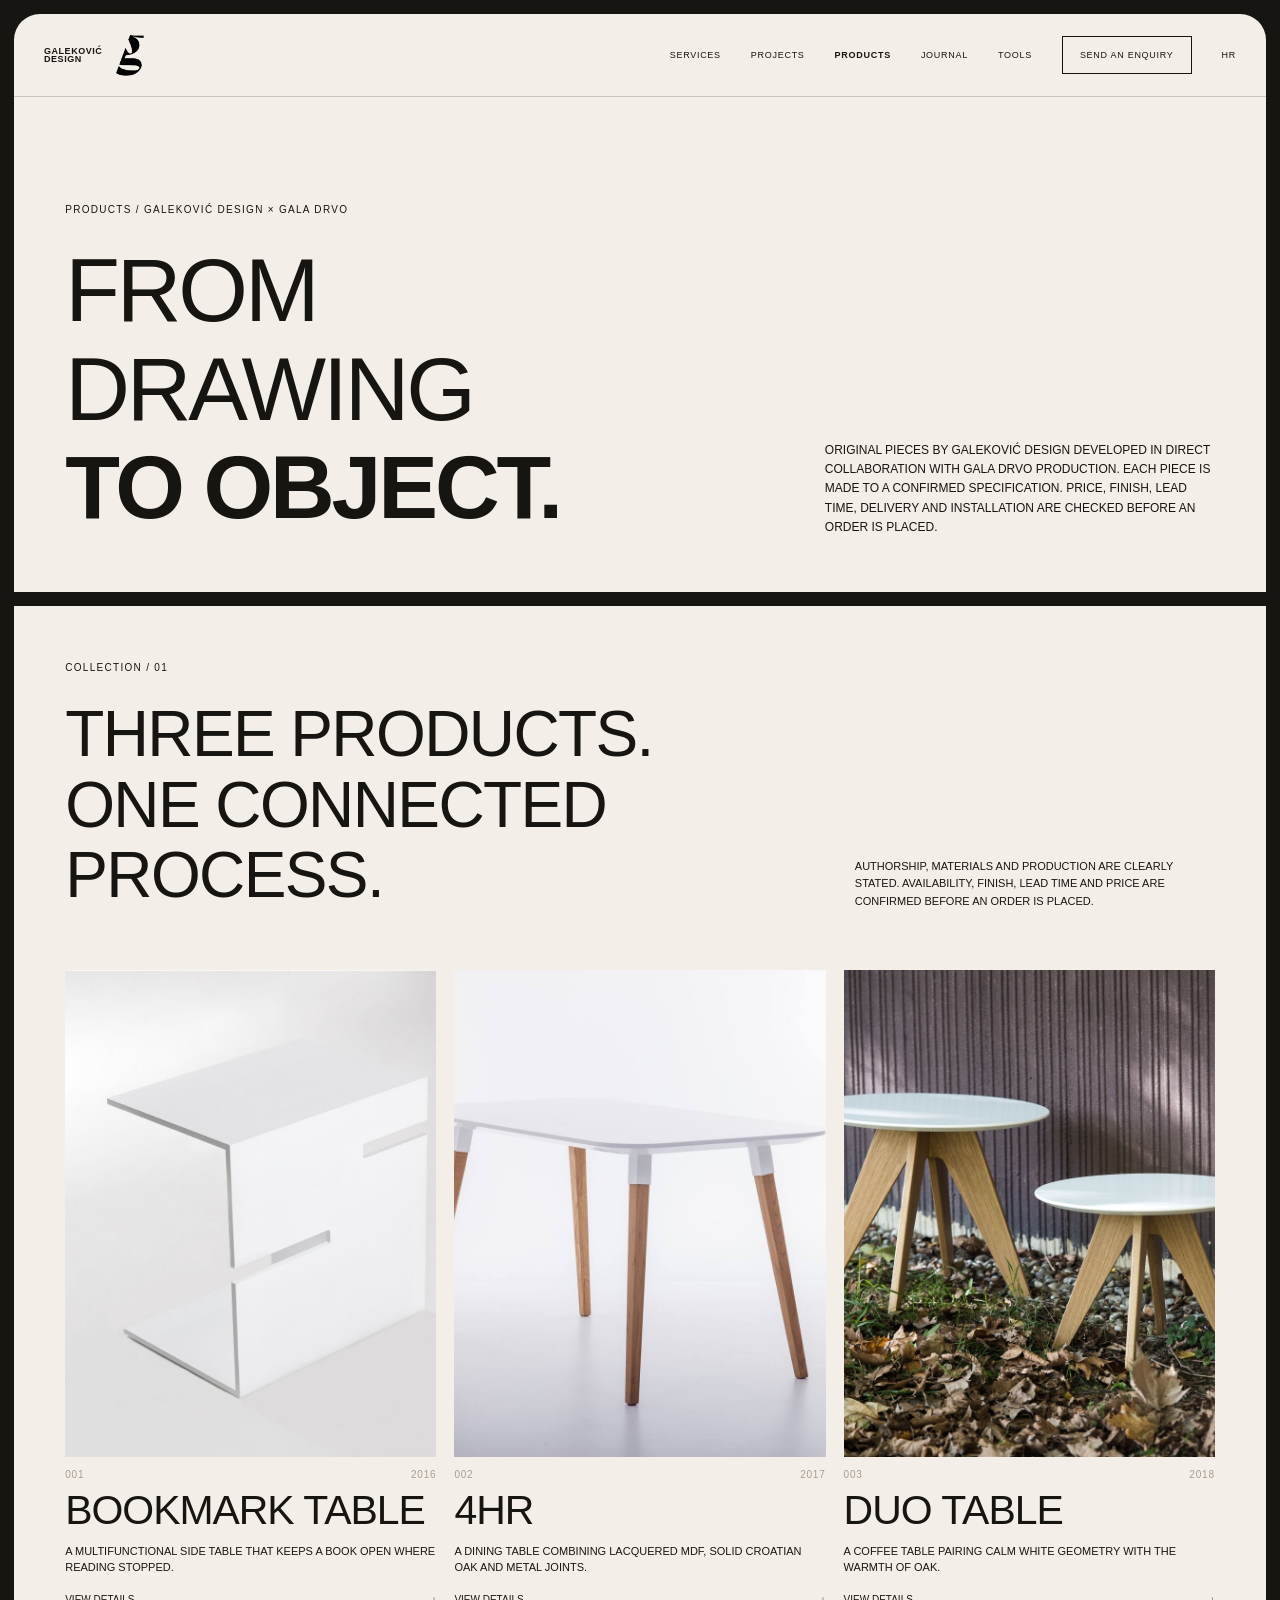
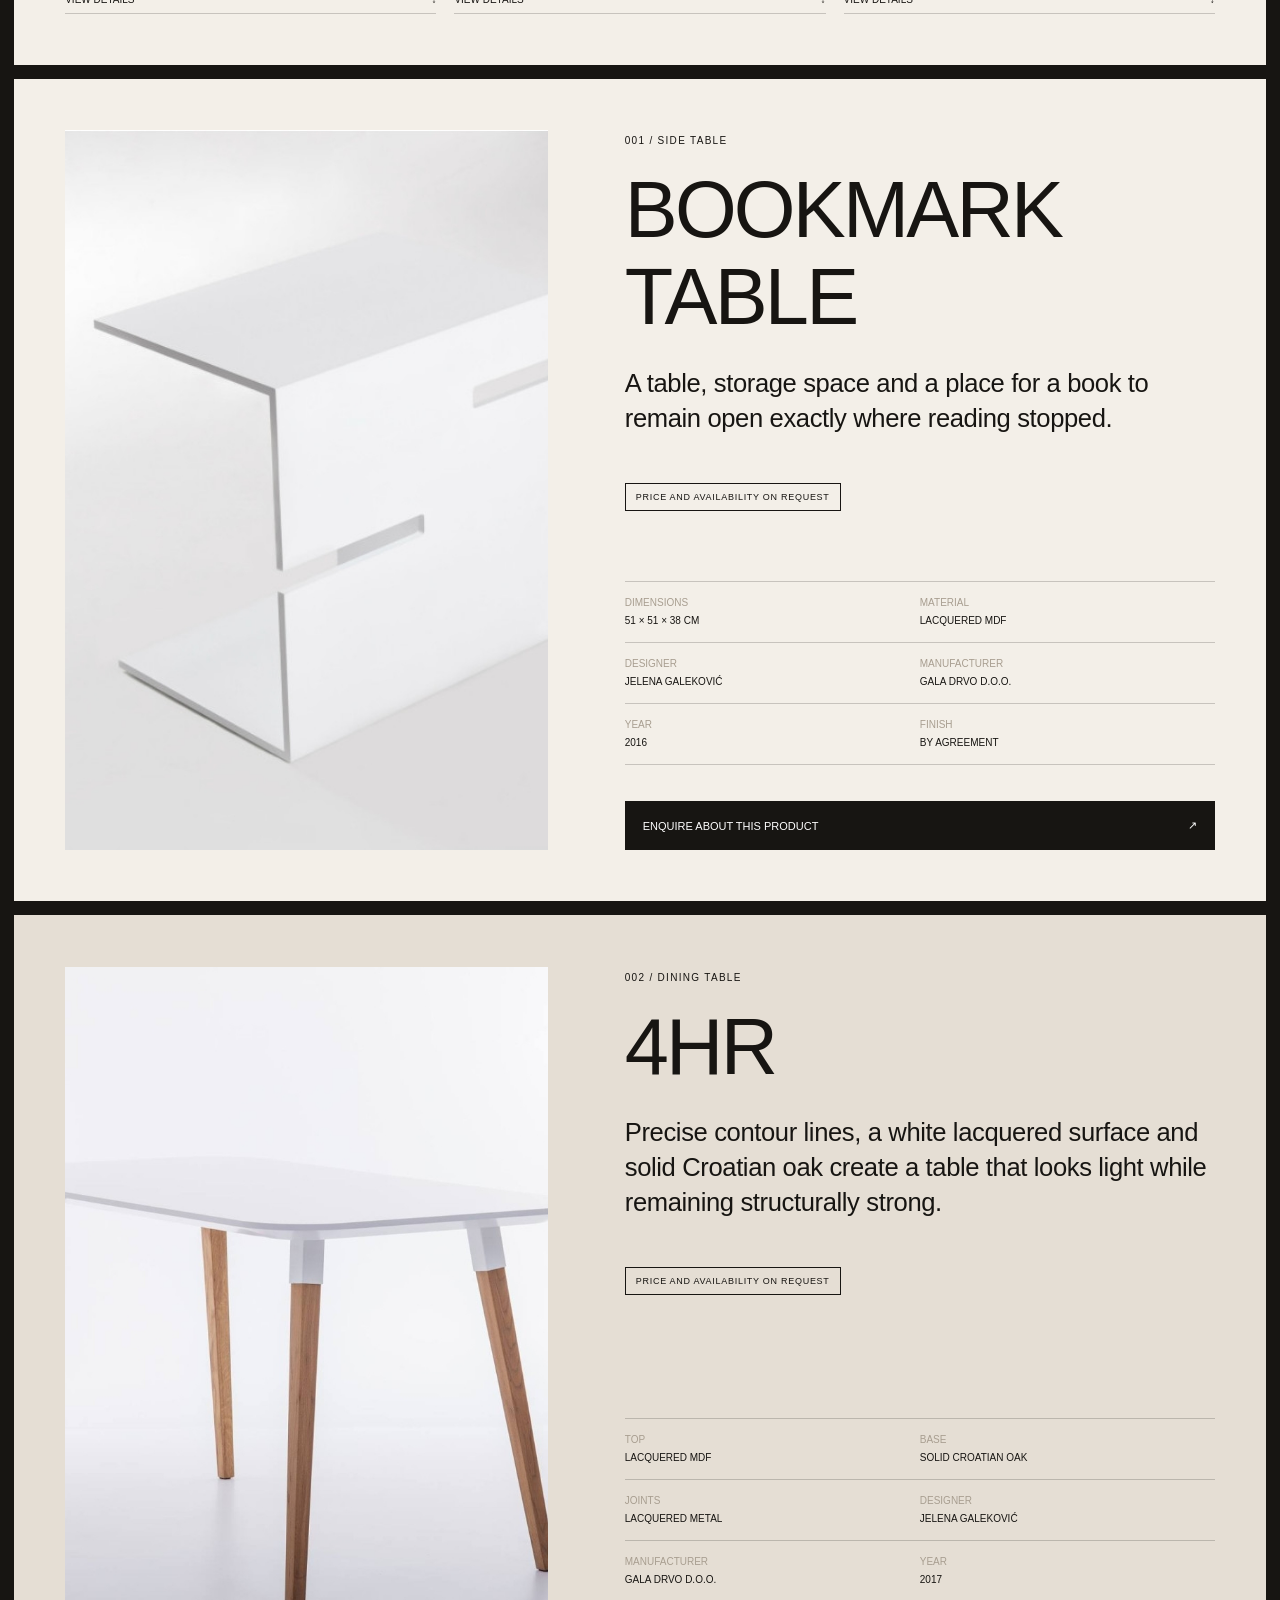
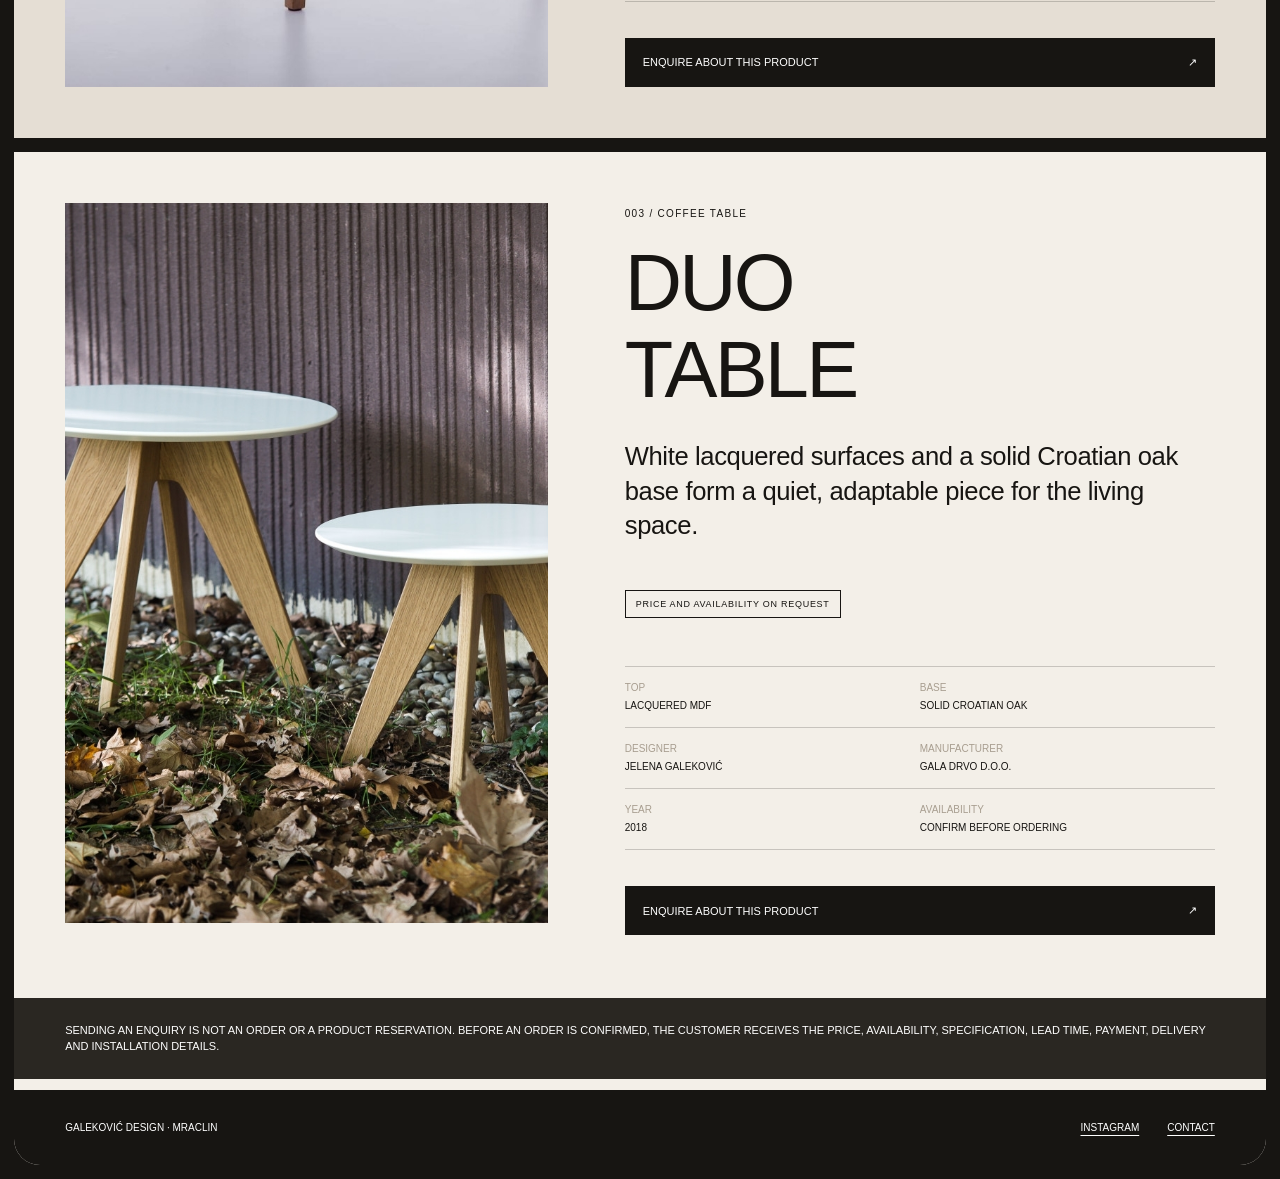
<file: en/products/index.html>
<!doctype html><html lang="en"><head><meta charset="utf-8"><meta name="viewport" content="width=device-width,initial-scale=1"><meta name="description" content="Original furniture by Galeković Design, produced by Gala drvo. Bookmark Table, 4HR and Duo Table."><title>Products | Galeković Design</title><link rel="canonical" href="https://galekovic-design.hr/en/products/"><link rel="alternate" hreflang="hr" href="https://galekovic-design.hr/proizvodi/"><link rel="stylesheet" href="../../inner.css?v=20261004-2"></head><body><main class="subpage-shell"><nav class="inner-nav" aria-label="Main navigation"><a class="inner-brand" href="../"><span class="inner-wordmark"><b>Galeković</b><em>Design</em></span><img src="../../assets/brand/galekovic-monogram-transparent.png" alt=""></a><div class="inner-menu"><a href="../#services">Services</a><a href="../projects/">Projects</a><a class="active" href="./">Products</a><a href="../../savjeti/">Journal</a><a href="../../alati/">Tools</a><a class="inner-cta" href="../#contact">Send an enquiry</a><a href="../../proizvodi/">HR</a></div></nav><header class="inner-hero"><div><span class="eyebrow">Products / Galeković Design × Gala drvo</span><h1>From drawing<br><strong>to object.</strong></h1></div><p>Original pieces by Galeković Design developed in direct collaboration with Gala drvo production. Each piece is made to a confirmed specification. Price, finish, lead time, delivery and installation are checked before an order is placed.</p></header><section class="inner-panel"><div class="section-intro"><div><span class="eyebrow">Collection / 01</span><h2>Three products.<br>One connected process.</h2></div><p>Authorship, materials and production are clearly stated. Availability, finish, lead time and price are confirmed before an order is placed.</p></div><div class="catalog-grid"><a class="catalog-card" href="#bookmark-table"><img src="../../assets/products/bookmark-table.jpg" alt="Bookmark Table"><div class="meta"><span>001</span><span>2016</span></div><h3>Bookmark Table</h3><p>A multifunctional side table that keeps a book open where reading stopped.</p><span class="card-link">View details <b>↓</b></span></a><a class="catalog-card" href="#4hr"><img src="../../assets/products/4hr.jpg" alt="4HR dining table"><div class="meta"><span>002</span><span>2017</span></div><h3>4HR</h3><p>A dining table combining lacquered MDF, solid Croatian oak and metal joints.</p><span class="card-link">View details <b>↓</b></span></a><a class="catalog-card" href="#duo-table"><img src="../../assets/products/duo-table.jpg" alt="Duo Table"><div class="meta"><span>003</span><span>2018</span></div><h3>Duo Table</h3><p>A coffee table pairing calm white geometry with the warmth of oak.</p><span class="card-link">View details <b>↓</b></span></a></div></section><article class="product-detail" id="bookmark-table"><img src="../../assets/products/bookmark-table.jpg" alt="Bookmark Table by Jelena Galeković"><div class="product-copy"><div><span class="eyebrow">001 / Side table</span><h2>Bookmark<br>Table</h2><p class="lead">A table, storage space and a place for a book to remain open exactly where reading stopped.</p><span class="shop-status">Price and availability on request</span></div><div><div class="specs"><div><b>Dimensions</b>51 × 51 × 38 cm</div><div><b>Material</b>Lacquered MDF</div><div><b>Designer</b>Jelena Galeković</div><div><b>Manufacturer</b>Gala drvo d.o.o.</div><div><b>Year</b>2016</div><div><b>Finish</b>By agreement</div></div><a class="enquiry-link" href="mailto:info@galekovic-design.hr?subject=Bookmark%20Table%20enquiry">Enquire about this product <span>↗</span></a></div></div></article><article class="product-detail" id="4hr"><img src="../../assets/products/4hr.jpg" alt="4HR by Jelena Galeković"><div class="product-copy"><div><span class="eyebrow">002 / Dining table</span><h2>4HR</h2><p class="lead">Precise contour lines, a white lacquered surface and solid Croatian oak create a table that looks light while remaining structurally strong.</p><span class="shop-status">Price and availability on request</span></div><div><div class="specs"><div><b>Top</b>Lacquered MDF</div><div><b>Base</b>Solid Croatian oak</div><div><b>Joints</b>Lacquered metal</div><div><b>Designer</b>Jelena Galeković</div><div><b>Manufacturer</b>Gala drvo d.o.o.</div><div><b>Year</b>2017</div></div><a class="enquiry-link" href="mailto:info@galekovic-design.hr?subject=4HR%20enquiry">Enquire about this product <span>↗</span></a></div></div></article><article class="product-detail" id="duo-table"><img src="../../assets/products/duo-table.jpg" alt="Duo Table by Jelena Galeković"><div class="product-copy"><div><span class="eyebrow">003 / Coffee table</span><h2>Duo<br>Table</h2><p class="lead">White lacquered surfaces and a solid Croatian oak base form a quiet, adaptable piece for the living space.</p><span class="shop-status">Price and availability on request</span></div><div><div class="specs"><div><b>Top</b>Lacquered MDF</div><div><b>Base</b>Solid Croatian oak</div><div><b>Designer</b>Jelena Galeković</div><div><b>Manufacturer</b>Gala drvo d.o.o.</div><div><b>Year</b>2018</div><div><b>Availability</b>Confirm before ordering</div></div><a class="enquiry-link" href="mailto:info@galekovic-design.hr?subject=Duo%20Table%20enquiry">Enquire about this product <span>↗</span></a></div></div></article><p class="migration-note">Sending an enquiry is not an order or a product reservation. Before an order is confirmed, the customer receives the price, availability, specification, lead time, payment, delivery and installation details.</p><footer class="inner-footer"><span>Galeković Design · Mraclin</span><a href="https://www.instagram.com/galekovicdesign/" target="_blank" rel="noopener">Instagram</a><a href="../#contact">Contact</a></footer></main></body></html>
</file>
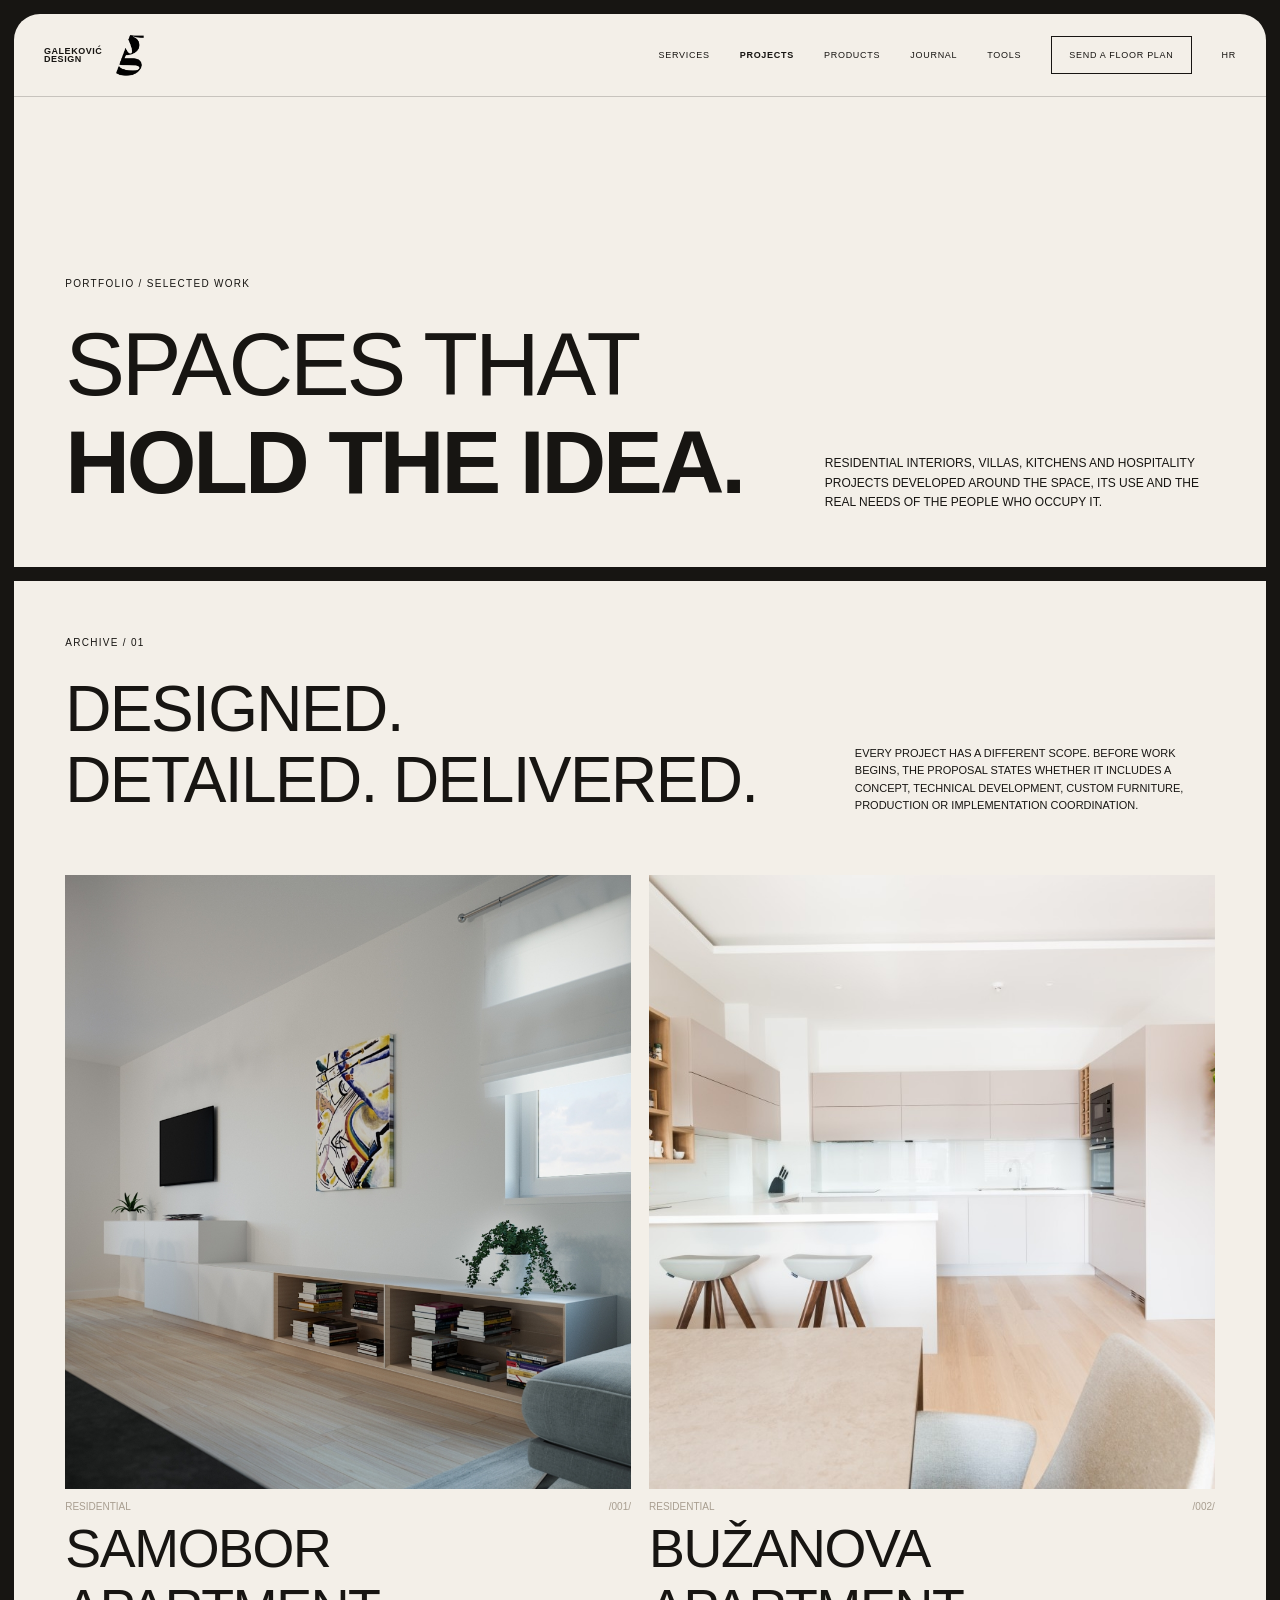
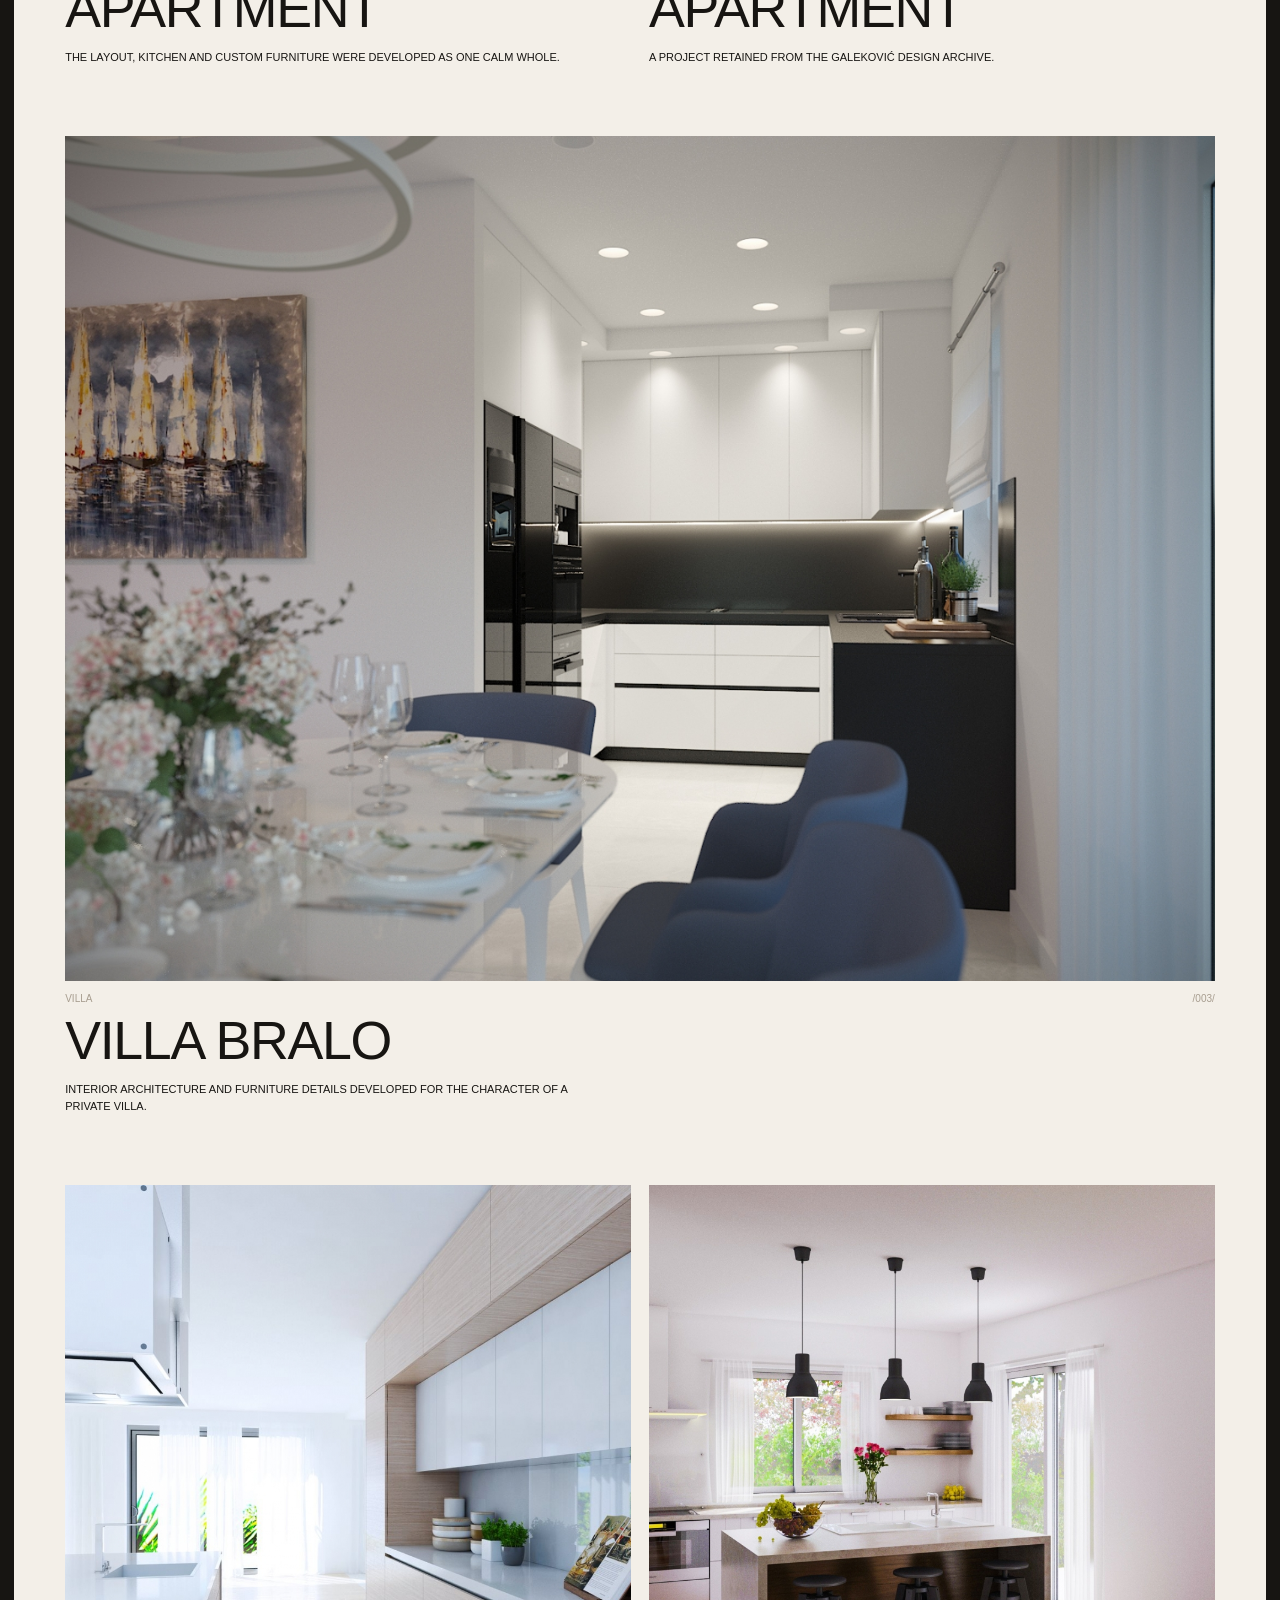
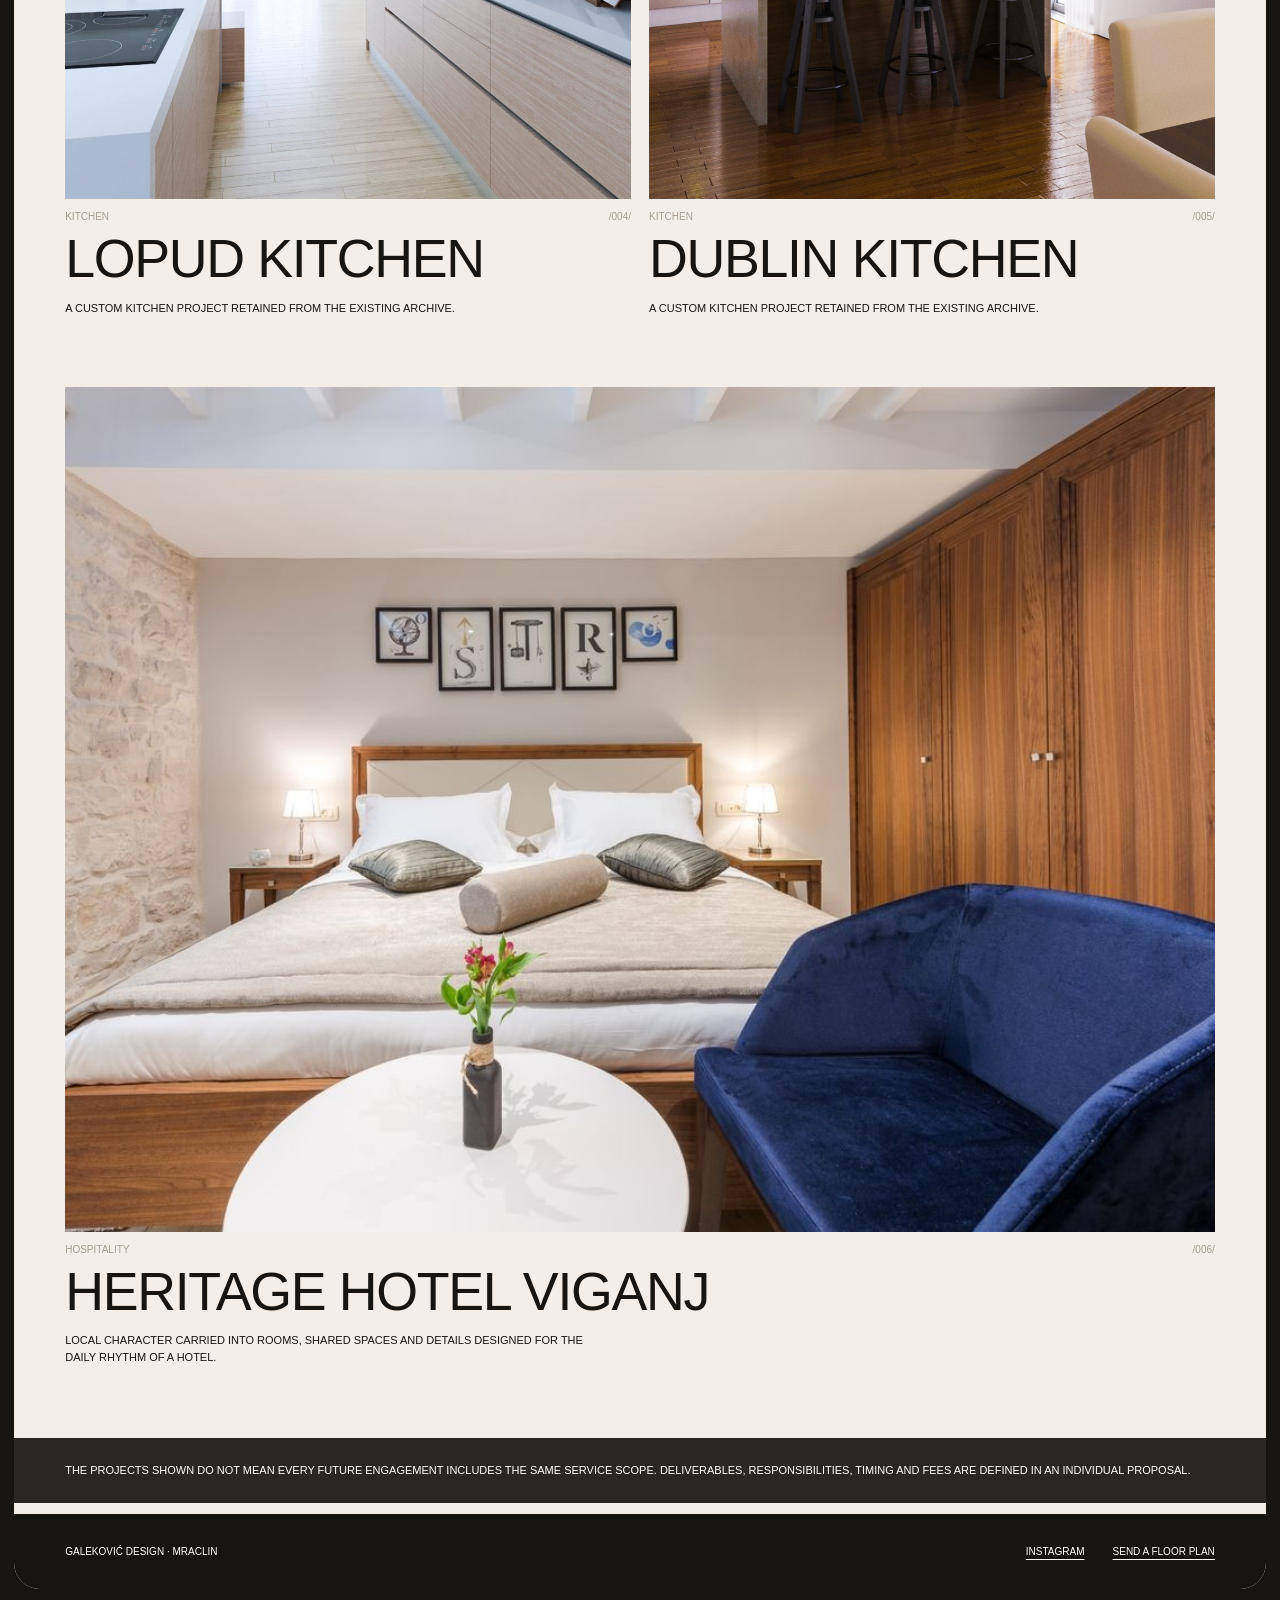
<file: en/projects/index.html>
<!doctype html><html lang="en"><head><meta charset="utf-8"><meta name="viewport" content="width=device-width,initial-scale=1"><meta name="description" content="Selected residential, hospitality and custom furniture projects by Galeković Design."><title>Projects | Galeković Design</title><link rel="canonical" href="https://galekovic-design.hr/en/projects/"><link rel="alternate" hreflang="hr" href="https://galekovic-design.hr/projekti/"><link rel="stylesheet" href="../../inner.css?v=20261004-2"></head><body><main class="subpage-shell"><nav class="inner-nav" aria-label="Main navigation"><a class="inner-brand" href="../"><span class="inner-wordmark"><b>Galeković</b><em>Design</em></span><img src="../../assets/brand/galekovic-monogram-transparent.png" alt=""></a><div class="inner-menu"><a href="../#services">Services</a><a class="active" href="./">Projects</a><a href="../products/">Products</a><a href="../../savjeti/">Journal</a><a href="../../alati/">Tools</a><a class="inner-cta" href="../#contact">Send a floor plan</a><a href="../../projekti/">HR</a></div></nav><header class="inner-hero"><div><span class="eyebrow">Portfolio / Selected work</span><h1>Spaces that<br><strong>hold the idea.</strong></h1></div><p>Residential interiors, villas, kitchens and hospitality projects developed around the space, its use and the real needs of the people who occupy it.</p></header><section class="inner-panel"><div class="section-intro"><div><span class="eyebrow">Archive / 01</span><h2>Designed.<br>Detailed. Delivered.</h2></div><p>Every project has a different scope. Before work begins, the proposal states whether it includes a concept, technical development, custom furniture, production or implementation coordination.</p></div><div class="project-grid"><article class="project-card"><img src="../../assets/projects/samobor-02.jpg" alt="Samobor Apartment"><div class="meta"><span>Residential</span><span>/001/</span></div><h2>Samobor Apartment</h2><p>The layout, kitchen and custom furniture were developed as one calm whole.</p></article><article class="project-card"><img src="../../assets/projects/buzanova-01.jpg" alt="Bužanova Apartment"><div class="meta"><span>Residential</span><span>/002/</span></div><h2>Bužanova Apartment</h2><p>A project retained from the Galeković Design archive.</p></article><article class="project-card"><img src="../../assets/projects/bralo-03.jpg" alt="Villa Bralo"><div class="meta"><span>Villa</span><span>/003/</span></div><h2>Villa Bralo</h2><p>Interior architecture and furniture details developed for the character of a private villa.</p></article><article class="project-card"><img src="../../assets/projects-archive/kuhinja-lopud.jpg" alt="Lopud Kitchen"><div class="meta"><span>Kitchen</span><span>/004/</span></div><h2>Lopud Kitchen</h2><p>A custom kitchen project retained from the existing archive.</p></article><article class="project-card"><img src="../../assets/projects-archive/kuhinja-dublin.jpg" alt="Dublin Kitchen"><div class="meta"><span>Kitchen</span><span>/005/</span></div><h2>Dublin Kitchen</h2><p>A custom kitchen project retained from the existing archive.</p></article><article class="project-card"><img src="../../assets/projects/viganj-03.jpg" alt="Heritage Hotel Viganj"><div class="meta"><span>Hospitality</span><span>/006/</span></div><h2>Heritage Hotel Viganj</h2><p>Local character carried into rooms, shared spaces and details designed for the daily rhythm of a hotel.</p></article></div></section><p class="migration-note">The projects shown do not mean every future engagement includes the same service scope. Deliverables, responsibilities, timing and fees are defined in an individual proposal.</p><footer class="inner-footer"><span>Galeković Design · Mraclin</span><a href="https://www.instagram.com/galekovicdesign/" target="_blank" rel="noopener">Instagram</a><a href="../#contact">Send a floor plan</a></footer></main></body></html>
</file>
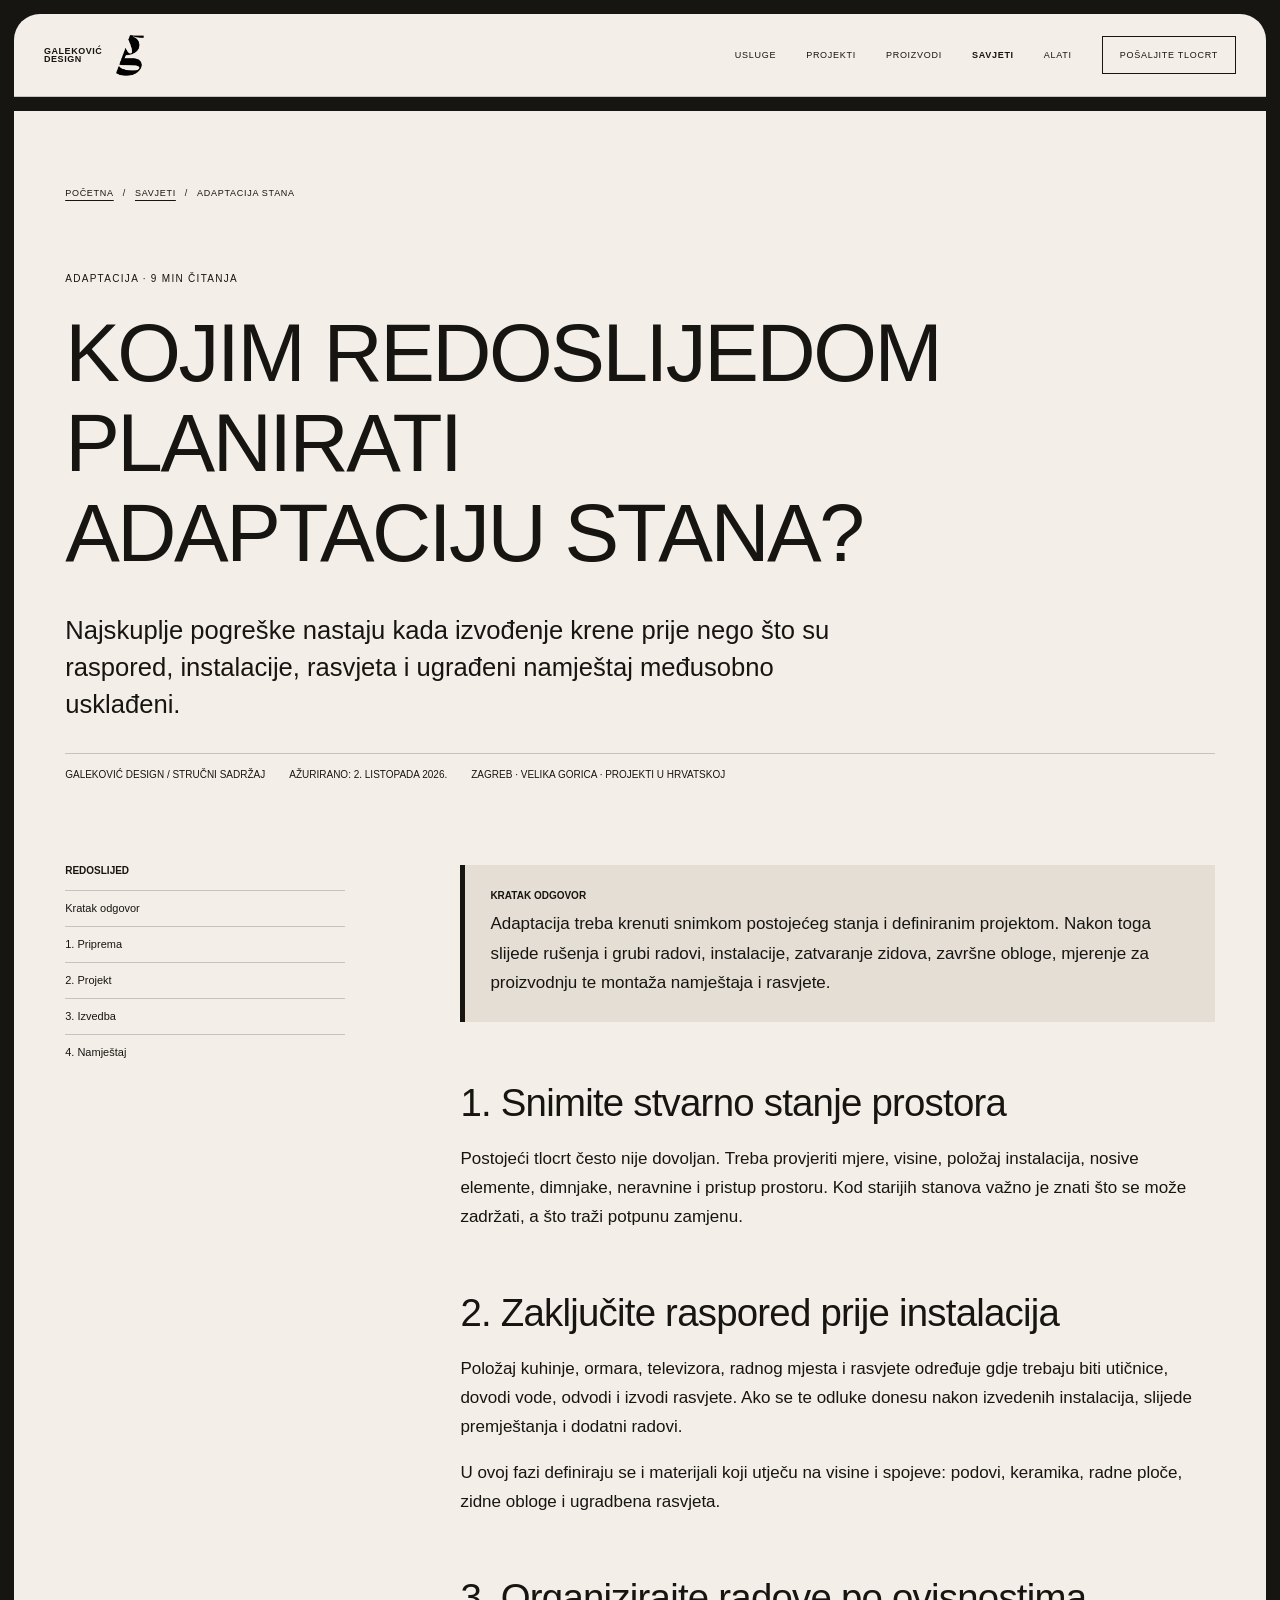
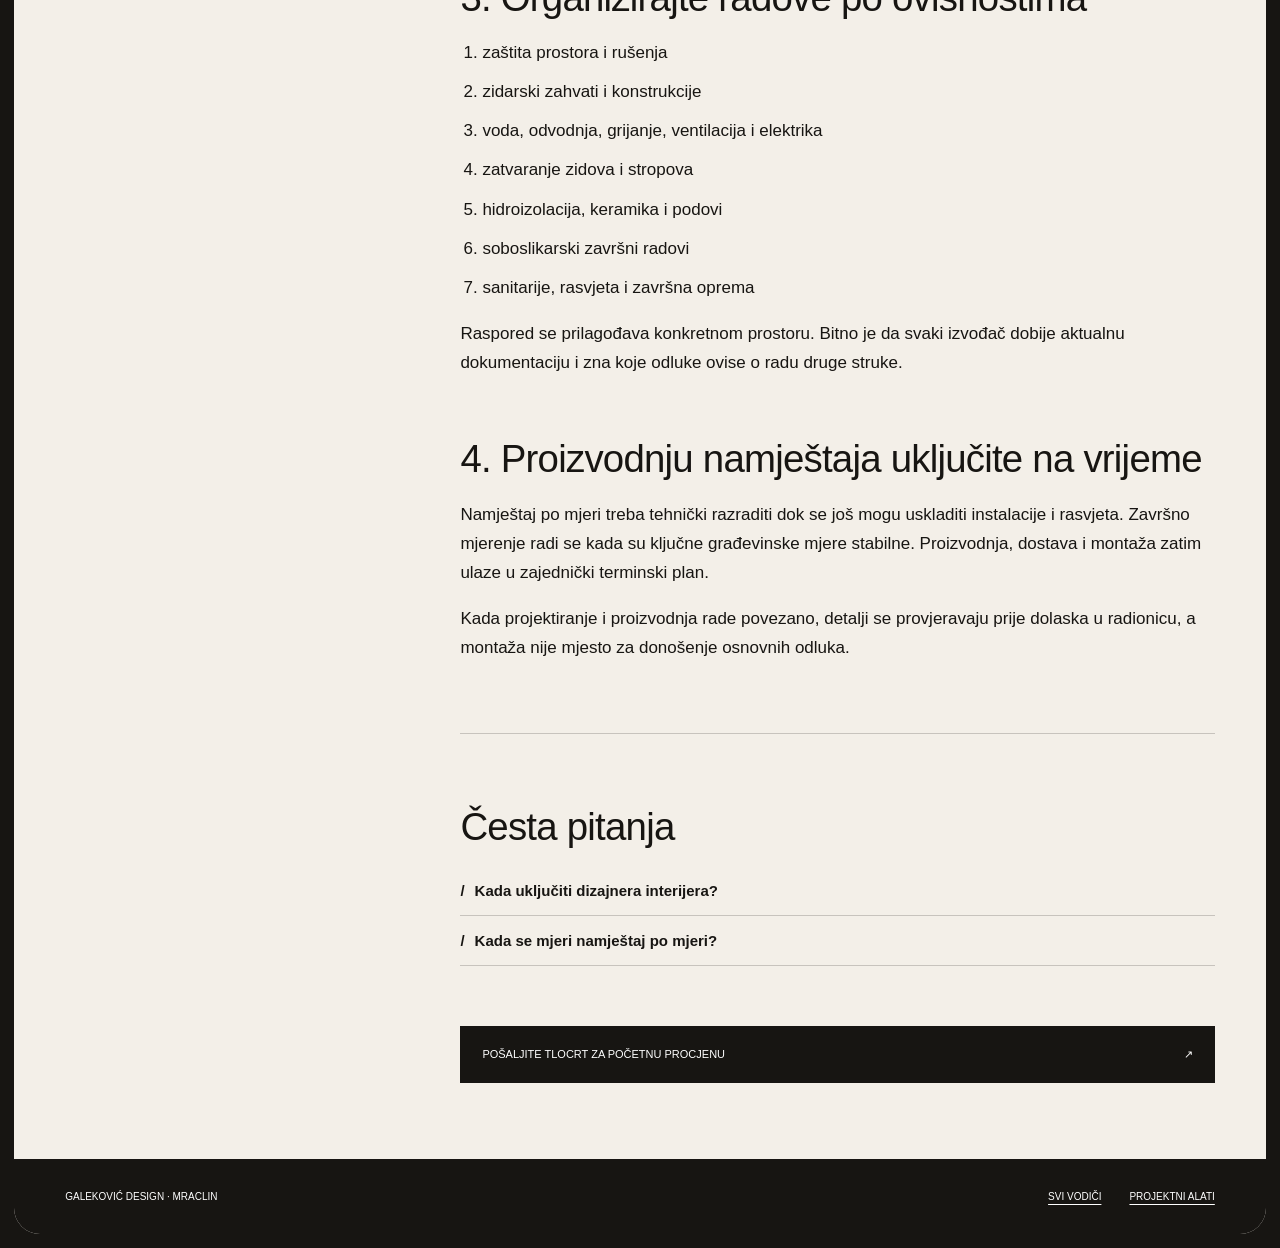
<file: savjeti/adaptacija-stana-redoslijed-radova/index.html>
<!doctype html><html lang="hr"><head><meta charset="utf-8"><meta name="viewport" content="width=device-width,initial-scale=1"><meta name="description" content="Adaptacija stana korak po korak: pravilan redoslijed projekta, instalacija, radova, namještaja po mjeri i završne montaže."><title>Adaptacija stana: pravilan redoslijed radova | Galeković Design</title><link rel="canonical" href="https://galekovic-design.hr/savjeti/adaptacija-stana-redoslijed-radova/"><link rel="stylesheet" href="../../inner.css?v=20261004-2"><script type="application/ld+json">{"@context":"https://schema.org","@type":"BlogPosting","headline":"Adaptacija stana: kojim redoslijedom planirati projekt i radove?","datePublished":"2026-10-02","dateModified":"2026-10-02","inLanguage":"hr-HR","author":{"@type":"Organization","name":"Galeković Design","url":"https://galekovic-design.hr/"},"publisher":{"@type":"Organization","name":"Galeković Design","url":"https://galekovic-design.hr/"},"mainEntityOfPage":"https://galekovic-design.hr/savjeti/adaptacija-stana-redoslijed-radova/"}</script></head><body><main class="subpage-shell"><nav class="inner-nav"><a class="inner-brand" href="../../"><span class="inner-wordmark"><b>Galeković</b><em>Design</em></span><img src="../../assets/brand/galekovic-monogram-transparent.png" alt=""></a><div class="inner-menu"><a href="../../#usluge">Usluge</a><a href="../../projekti/">Projekti</a><a href="../../proizvodi/">Proizvodi</a><a class="active" href="../">Savjeti</a><a href="../../alati/">Alati</a><a class="inner-cta" href="../../#kontakt">Pošaljite tlocrt</a></div></nav><article class="article-page"><div class="breadcrumb"><a href="../../">Početna</a><span>/</span><a href="../">Savjeti</a><span>/</span><span>Adaptacija stana</span></div><header class="article-header"><span class="eyebrow">Adaptacija · 9 min čitanja</span><h1>Kojim redoslijedom planirati adaptaciju stana?</h1><p class="deck">Najskuplje pogreške nastaju kada izvođenje krene prije nego što su raspored, instalacije, rasvjeta i ugrađeni namještaj međusobno usklađeni.</p><div class="byline"><span>Galeković Design / stručni sadržaj</span><time datetime="2026-10-02">Ažurirano: 2. listopada 2026.</time><span>Zagreb · Velika Gorica · projekti u Hrvatskoj</span></div></header><div class="article-layout"><nav class="article-toc"><strong>Redoslijed</strong><a href="#kratko">Kratak odgovor</a><a href="#priprema">1. Priprema</a><a href="#projekt">2. Projekt</a><a href="#izvedba">3. Izvedba</a><a href="#namjestaj">4. Namještaj</a></nav><div class="article-body-main"><div class="answer-box" id="kratko"><b>Kratak odgovor</b><p>Adaptacija treba krenuti snimkom postojećeg stanja i definiranim projektom. Nakon toga slijede rušenja i grubi radovi, instalacije, zatvaranje zidova, završne obloge, mjerenje za proizvodnju te montaža namještaja i rasvjete.</p></div><h2 id="priprema">1. Snimite stvarno stanje prostora</h2><p>Postojeći tlocrt često nije dovoljan. Treba provjeriti mjere, visine, položaj instalacija, nosive elemente, dimnjake, neravnine i pristup prostoru. Kod starijih stanova važno je znati što se može zadržati, a što traži potpunu zamjenu.</p><h2 id="projekt">2. Zaključite raspored prije instalacija</h2><p>Položaj kuhinje, ormara, televizora, radnog mjesta i rasvjete određuje gdje trebaju biti utičnice, dovodi vode, odvodi i izvodi rasvjete. Ako se te odluke donesu nakon izvedenih instalacija, slijede premještanja i dodatni radovi.</p><p>U ovoj fazi definiraju se i materijali koji utječu na visine i spojeve: podovi, keramika, radne ploče, zidne obloge i ugradbena rasvjeta.</p><h2 id="izvedba">3. Organizirajte radove po ovisnostima</h2><ol><li>zaštita prostora i rušenja</li><li>zidarski zahvati i konstrukcije</li><li>voda, odvodnja, grijanje, ventilacija i elektrika</li><li>zatvaranje zidova i stropova</li><li>hidroizolacija, keramika i podovi</li><li>soboslikarski završni radovi</li><li>sanitarije, rasvjeta i završna oprema</li></ol><p>Raspored se prilagođava konkretnom prostoru. Bitno je da svaki izvođač dobije aktualnu dokumentaciju i zna koje odluke ovise o radu druge struke.</p><h2 id="namjestaj">4. Proizvodnju namještaja uključite na vrijeme</h2><p>Namještaj po mjeri treba tehnički razraditi dok se još mogu uskladiti instalacije i rasvjeta. Završno mjerenje radi se kada su ključne građevinske mjere stabilne. Proizvodnja, dostava i montaža zatim ulaze u zajednički terminski plan.</p><p>Kada projektiranje i proizvodnja rade povezano, detalji se provjeravaju prije dolaska u radionicu, a montaža nije mjesto za donošenje osnovnih odluka.</p><section class="article-faq"><h2>Česta pitanja</h2><details><summary>Kada uključiti dizajnera interijera?</summary><p>Prije konačnih odluka o instalacijama i prije ugovaranja nepovezanih radova.</p></details><details><summary>Kada se mjeri namještaj po mjeri?</summary><p>Osnovna razrada radi se ranije, a završne proizvodne mjere uzimaju se kada su ključni zidovi, podovi i obloge izvedeni ili precizno definirani.</p></details></section><a class="article-cta" href="../../#kontakt">Pošaljite tlocrt za početnu procjenu <span>↗</span></a></div></div></article><footer class="inner-footer"><span>Galeković Design · Mraclin</span><a href="../">Svi vodiči</a><a href="../../alati/">Projektni alati</a></footer></main></body></html>
</file>
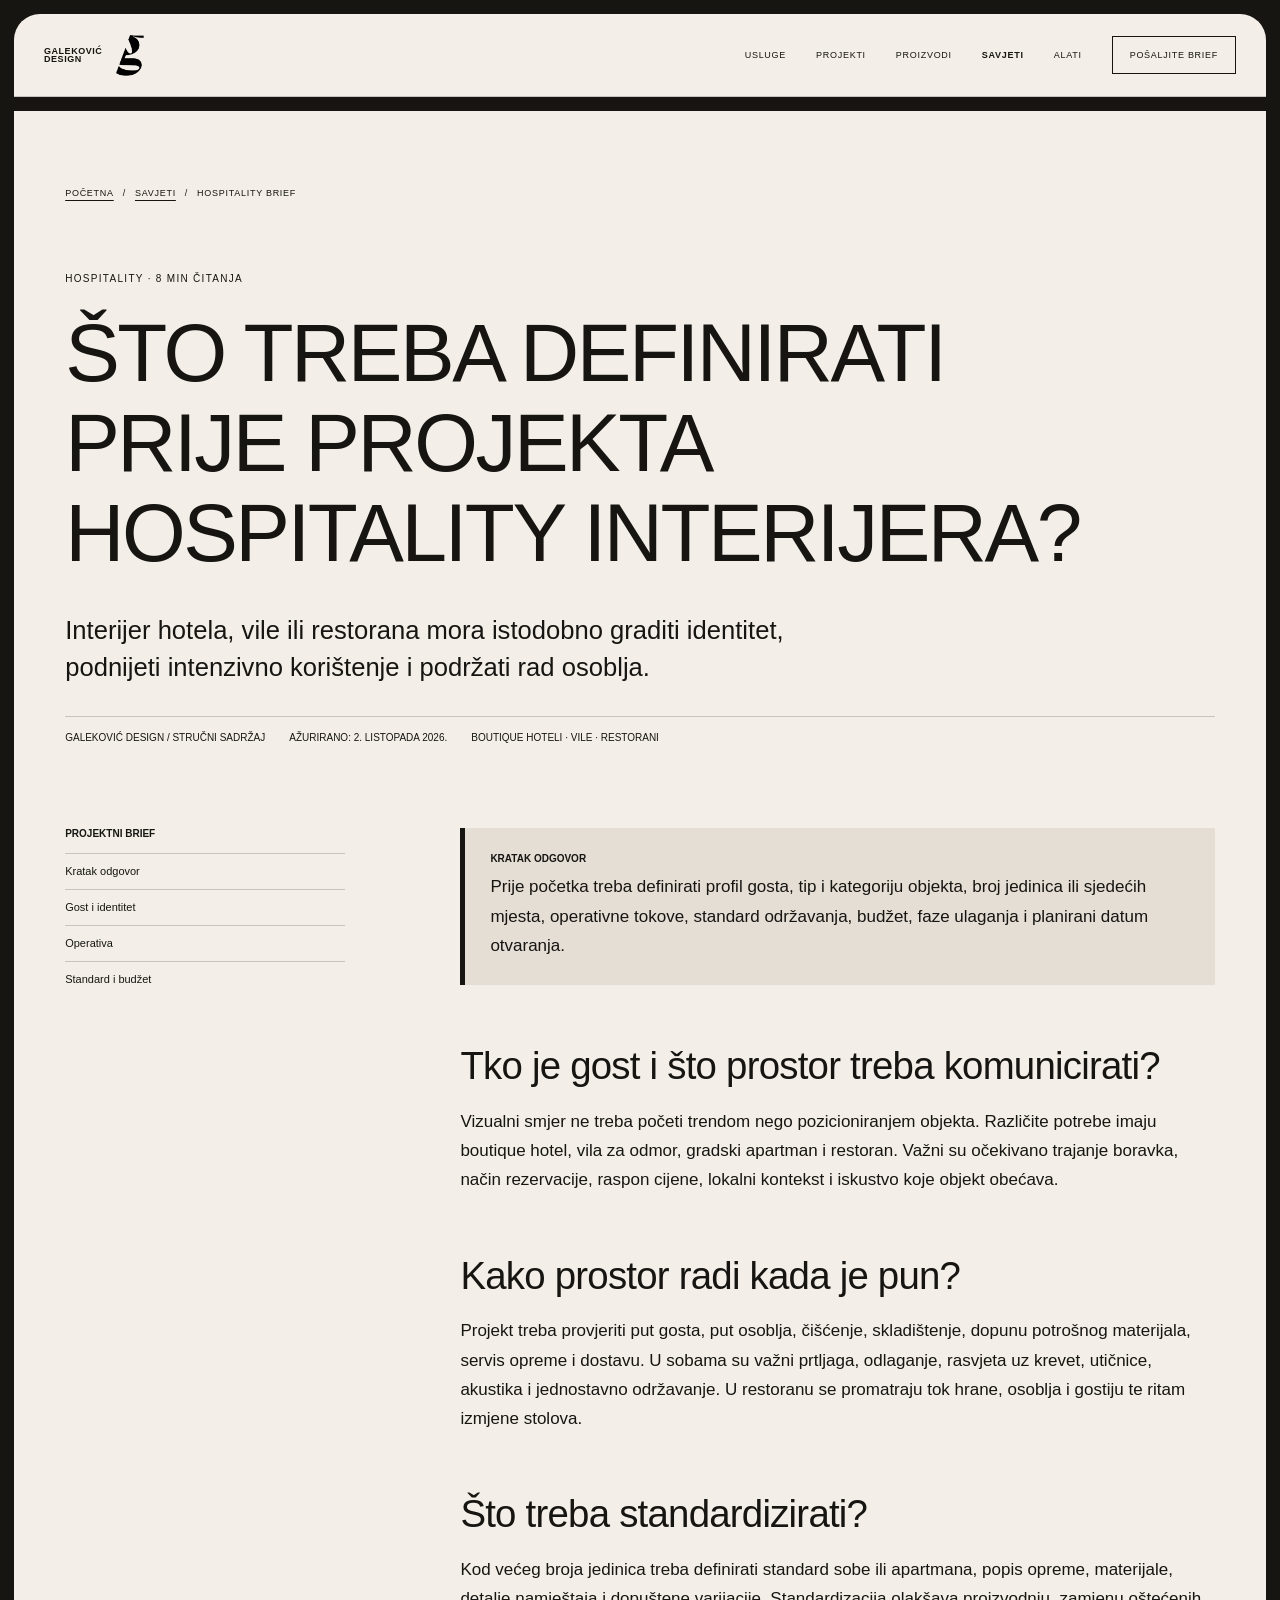
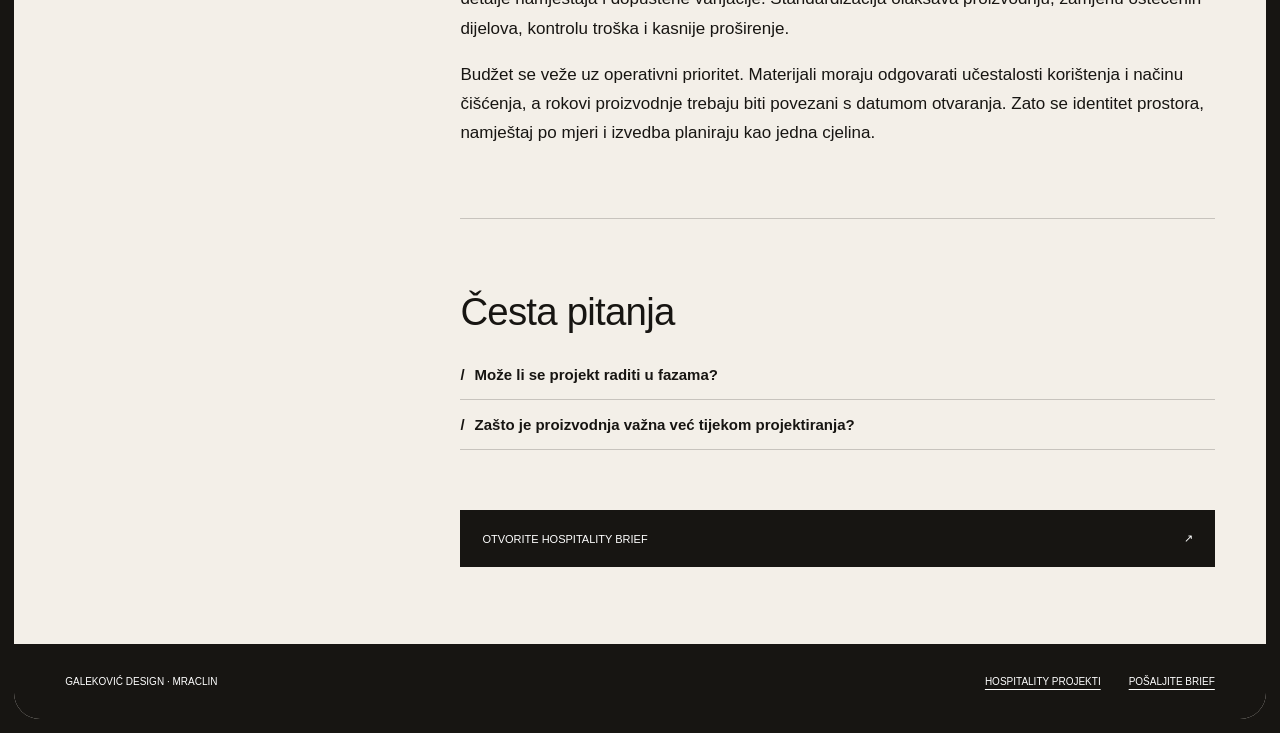
<file: savjeti/hospitality-interijer-projektni-brief/index.html>
<!doctype html><html lang="hr"><head><meta charset="utf-8"><meta name="viewport" content="width=device-width,initial-scale=1"><meta name="description" content="Hospitality interijer: što vlasnik hotela, vile ili restorana treba definirati prije početka projekta interijera."><title>Hospitality interijer: projektni brief | Galeković Design</title><link rel="canonical" href="https://galekovic-design.hr/savjeti/hospitality-interijer-projektni-brief/"><link rel="stylesheet" href="../../inner.css?v=20261004-2"><script type="application/ld+json">{"@context":"https://schema.org","@type":"BlogPosting","headline":"Što treba definirati prije projekta hospitality interijera?","datePublished":"2026-10-02","dateModified":"2026-10-02","inLanguage":"hr-HR","author":{"@type":"Organization","name":"Galeković Design","url":"https://galekovic-design.hr/"},"publisher":{"@type":"Organization","name":"Galeković Design","url":"https://galekovic-design.hr/"},"mainEntityOfPage":"https://galekovic-design.hr/savjeti/hospitality-interijer-projektni-brief/"}</script></head><body><main class="subpage-shell"><nav class="inner-nav"><a class="inner-brand" href="../../"><span class="inner-wordmark"><b>Galeković</b><em>Design</em></span><img src="../../assets/brand/galekovic-monogram-transparent.png" alt=""></a><div class="inner-menu"><a href="../../#usluge">Usluge</a><a href="../../projekti/">Projekti</a><a href="../../proizvodi/">Proizvodi</a><a class="active" href="../">Savjeti</a><a href="../../alati/">Alati</a><a class="inner-cta" href="../../#kontakt">Pošaljite brief</a></div></nav><article class="article-page"><div class="breadcrumb"><a href="../../">Početna</a><span>/</span><a href="../">Savjeti</a><span>/</span><span>Hospitality brief</span></div><header class="article-header"><span class="eyebrow">Hospitality · 8 min čitanja</span><h1>Što treba definirati prije projekta hospitality interijera?</h1><p class="deck">Interijer hotela, vile ili restorana mora istodobno graditi identitet, podnijeti intenzivno korištenje i podržati rad osoblja.</p><div class="byline"><span>Galeković Design / stručni sadržaj</span><time datetime="2026-10-02">Ažurirano: 2. listopada 2026.</time><span>Boutique hoteli · vile · restorani</span></div></header><div class="article-layout"><nav class="article-toc"><strong>Projektni brief</strong><a href="#kratko">Kratak odgovor</a><a href="#gost">Gost i identitet</a><a href="#operativa">Operativa</a><a href="#standard">Standard i budžet</a></nav><div class="article-body-main"><div class="answer-box" id="kratko"><b>Kratak odgovor</b><p>Prije početka treba definirati profil gosta, tip i kategoriju objekta, broj jedinica ili sjedećih mjesta, operativne tokove, standard održavanja, budžet, faze ulaganja i planirani datum otvaranja.</p></div><h2 id="gost">Tko je gost i što prostor treba komunicirati?</h2><p>Vizualni smjer ne treba početi trendom nego pozicioniranjem objekta. Različite potrebe imaju boutique hotel, vila za odmor, gradski apartman i restoran. Važni su očekivano trajanje boravka, način rezervacije, raspon cijene, lokalni kontekst i iskustvo koje objekt obećava.</p><h2 id="operativa">Kako prostor radi kada je pun?</h2><p>Projekt treba provjeriti put gosta, put osoblja, čišćenje, skladištenje, dopunu potrošnog materijala, servis opreme i dostavu. U sobama su važni prtljaga, odlaganje, rasvjeta uz krevet, utičnice, akustika i jednostavno održavanje. U restoranu se promatraju tok hrane, osoblja i gostiju te ritam izmjene stolova.</p><h2 id="standard">Što treba standardizirati?</h2><p>Kod većeg broja jedinica treba definirati standard sobe ili apartmana, popis opreme, materijale, detalje namještaja i dopuštene varijacije. Standardizacija olakšava proizvodnju, zamjenu oštećenih dijelova, kontrolu troška i kasnije proširenje.</p><p>Budžet se veže uz operativni prioritet. Materijali moraju odgovarati učestalosti korištenja i načinu čišćenja, a rokovi proizvodnje trebaju biti povezani s datumom otvaranja. Zato se identitet prostora, namještaj po mjeri i izvedba planiraju kao jedna cjelina.</p><section class="article-faq"><h2>Česta pitanja</h2><details><summary>Može li se projekt raditi u fazama?</summary><p>Da, ako su faze unaprijed definirane i ako svaka ima jasan opseg, budžet i utjecaj na rad objekta.</p></details><details><summary>Zašto je proizvodnja važna već tijekom projektiranja?</summary><p>Zato što ponovljivi elementi, materijali, spojevi, servisiranje i rokovi izrade utječu na dizajn prije početka proizvodnje.</p></details></section><a class="article-cta" href="../../alati/">Otvorite hospitality brief <span>↗</span></a></div></div></article><footer class="inner-footer"><span>Galeković Design · Mraclin</span><a href="../../projekti/">Hospitality projekti</a><a href="../../#kontakt">Pošaljite brief</a></footer></main></body></html>
</file>
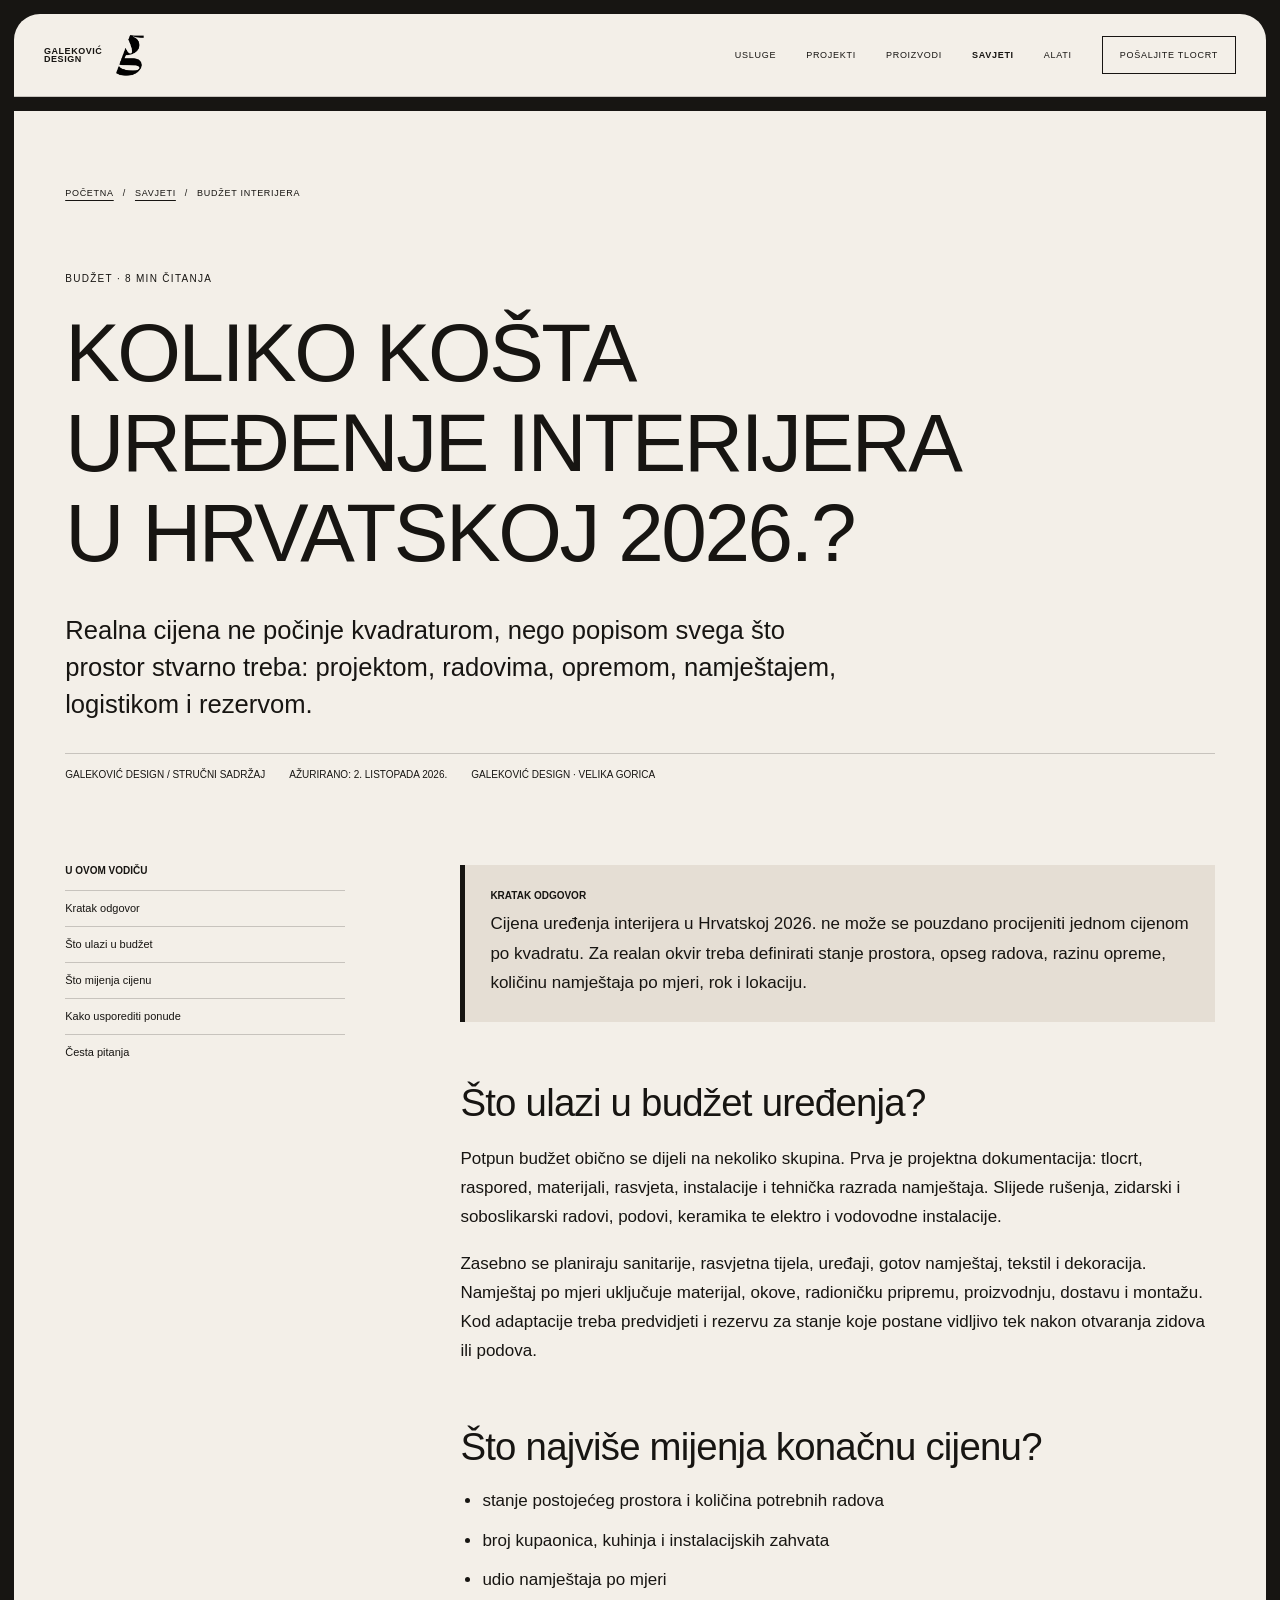
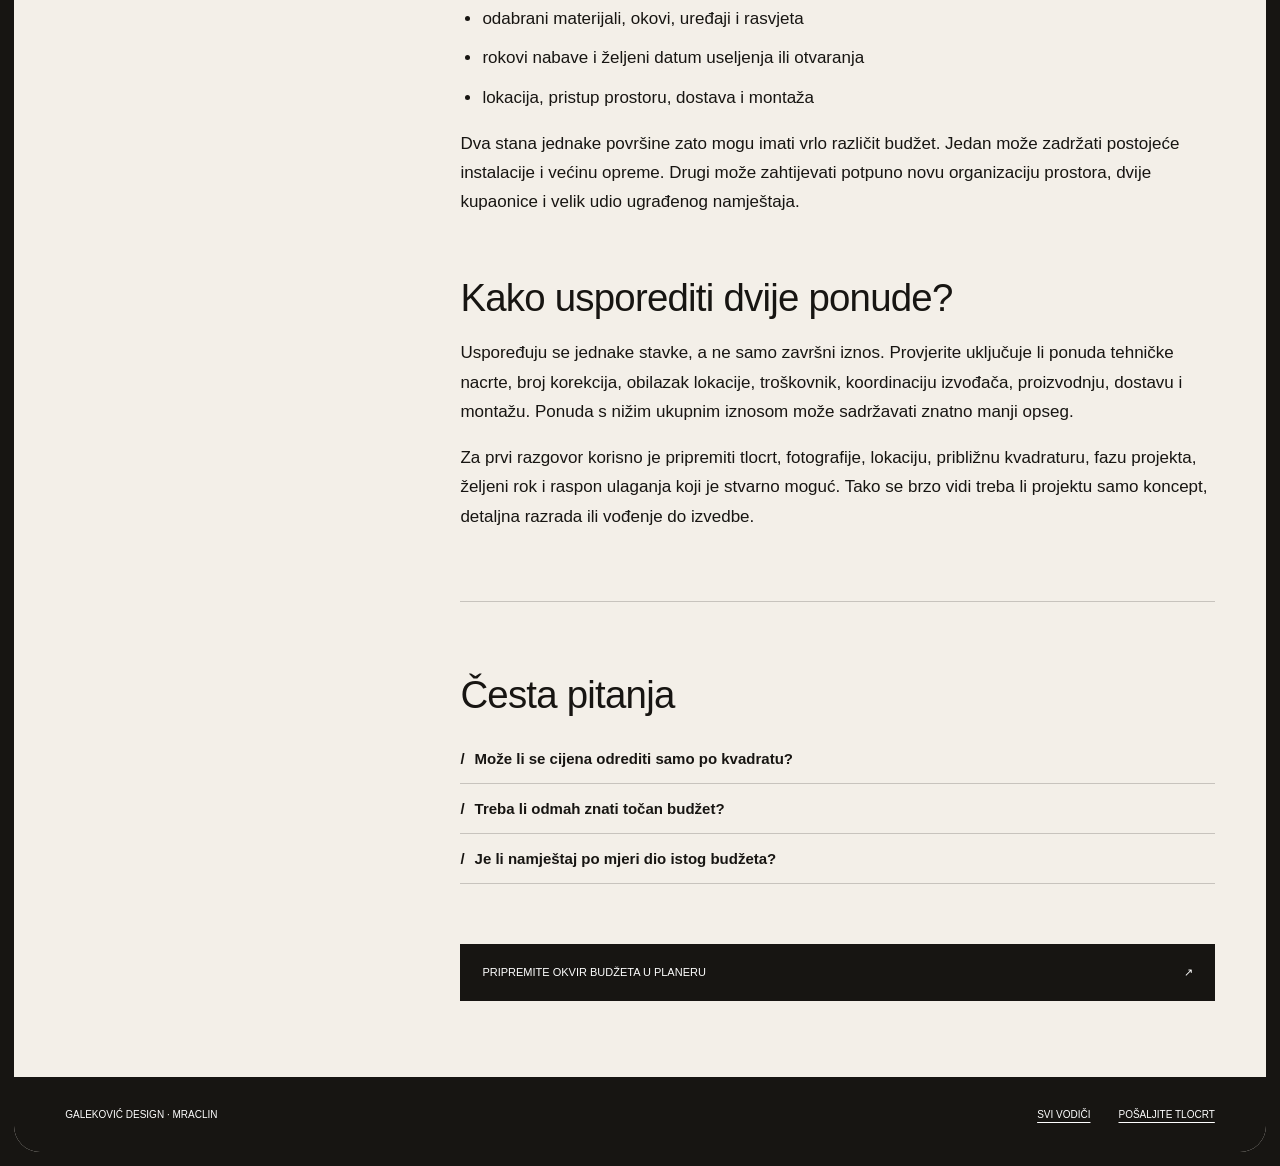
<file: savjeti/koliko-kosta-uredenje-interijera-2026/index.html>
<!doctype html><html lang="hr"><head><meta charset="utf-8"><meta name="viewport" content="width=device-width,initial-scale=1"><meta name="description" content="Koliko košta uređenje interijera u Hrvatskoj 2026.? Pregled stavki, opsega projekta i odluka koje oblikuju realan budžet."><title>Koliko košta uređenje interijera u Hrvatskoj 2026.? | Galeković Design</title><link rel="canonical" href="https://galekovic-design.hr/savjeti/koliko-kosta-uredenje-interijera-2026/"><link rel="stylesheet" href="../../inner.css?v=20261004-2"><script type="application/ld+json">{"@context":"https://schema.org","@graph":[{"@type":"BlogPosting","headline":"Koliko košta uređenje interijera u Hrvatskoj 2026.?","description":"Pregled stavki, opsega projekta i odluka koje oblikuju realan budžet uređenja interijera.","datePublished":"2026-10-02","dateModified":"2026-10-02","inLanguage":"hr-HR","author":{"@type":"Organization","name":"Galeković Design","url":"https://galekovic-design.hr/"},"publisher":{"@type":"Organization","name":"Galeković Design","url":"https://galekovic-design.hr/"},"mainEntityOfPage":"https://galekovic-design.hr/savjeti/koliko-kosta-uredenje-interijera-2026/"},{"@type":"FAQPage","mainEntity":[{"@type":"Question","name":"Može li se cijena uređenja interijera odrediti samo po kvadratu?","acceptedAnswer":{"@type":"Answer","text":"Ne pouzdano. Kvadratura ne pokazuje stanje prostora, količinu namještaja po mjeri, razinu opreme, opseg instalacija ni logistiku izvedbe."}},{"@type":"Question","name":"Što najviše utječe na budžet interijera?","acceptedAnswer":{"@type":"Answer","text":"Najviše utječu opseg građevinskih i instalaterskih radova, količina namještaja po mjeri, izbor materijala i opreme, rokovi te složenost izvedbe."}}]}</script></head><body><main class="subpage-shell"><nav class="inner-nav"><a class="inner-brand" href="../../"><span class="inner-wordmark"><b>Galeković</b><em>Design</em></span><img src="../../assets/brand/galekovic-monogram-transparent.png" alt=""></a><div class="inner-menu"><a href="../../#usluge">Usluge</a><a href="../../projekti/">Projekti</a><a href="../../proizvodi/">Proizvodi</a><a class="active" href="../">Savjeti</a><a href="../../alati/">Alati</a><a class="inner-cta" href="../../#kontakt">Pošaljite tlocrt</a></div></nav><article class="article-page"><div class="breadcrumb"><a href="../../">Početna</a><span>/</span><a href="../">Savjeti</a><span>/</span><span>Budžet interijera</span></div><header class="article-header"><span class="eyebrow">Budžet · 8 min čitanja</span><h1>Koliko košta uređenje interijera u Hrvatskoj 2026.?</h1><p class="deck">Realna cijena ne počinje kvadraturom, nego popisom svega što prostor stvarno treba: projektom, radovima, opremom, namještajem, logistikom i rezervom.</p><div class="byline"><span>Galeković Design / stručni sadržaj</span><time datetime="2026-10-02">Ažurirano: 2. listopada 2026.</time><span>Galeković Design · Velika Gorica</span></div></header><div class="article-layout"><nav class="article-toc"><strong>U ovom vodiču</strong><a href="#kratko">Kratak odgovor</a><a href="#stavke">Što ulazi u budžet</a><a href="#utjecaj">Što mijenja cijenu</a><a href="#ponude">Kako usporediti ponude</a><a href="#faq">Česta pitanja</a></nav><div class="article-body-main"><div class="answer-box" id="kratko"><b>Kratak odgovor</b><p>Cijena uređenja interijera u Hrvatskoj 2026. ne može se pouzdano procijeniti jednom cijenom po kvadratu. Za realan okvir treba definirati stanje prostora, opseg radova, razinu opreme, količinu namještaja po mjeri, rok i lokaciju.</p></div><h2 id="stavke">Što ulazi u budžet uređenja?</h2><p>Potpun budžet obično se dijeli na nekoliko skupina. Prva je projektna dokumentacija: tlocrt, raspored, materijali, rasvjeta, instalacije i tehnička razrada namještaja. Slijede rušenja, zidarski i soboslikarski radovi, podovi, keramika te elektro i vodovodne instalacije.</p><p>Zasebno se planiraju sanitarije, rasvjetna tijela, uređaji, gotov namještaj, tekstil i dekoracija. Namještaj po mjeri uključuje materijal, okove, radioničku pripremu, proizvodnju, dostavu i montažu. Kod adaptacije treba predvidjeti i rezervu za stanje koje postane vidljivo tek nakon otvaranja zidova ili podova.</p><h2 id="utjecaj">Što najviše mijenja konačnu cijenu?</h2><ul><li>stanje postojećeg prostora i količina potrebnih radova</li><li>broj kupaonica, kuhinja i instalacijskih zahvata</li><li>udio namještaja po mjeri</li><li>odabrani materijali, okovi, uređaji i rasvjeta</li><li>rokovi nabave i željeni datum useljenja ili otvaranja</li><li>lokacija, pristup prostoru, dostava i montaža</li></ul><p>Dva stana jednake površine zato mogu imati vrlo različit budžet. Jedan može zadržati postojeće instalacije i većinu opreme. Drugi može zahtijevati potpuno novu organizaciju prostora, dvije kupaonice i velik udio ugrađenog namještaja.</p><h2 id="ponude">Kako usporediti dvije ponude?</h2><p>Uspoređuju se jednake stavke, a ne samo završni iznos. Provjerite uključuje li ponuda tehničke nacrte, broj korekcija, obilazak lokacije, troškovnik, koordinaciju izvođača, proizvodnju, dostavu i montažu. Ponuda s nižim ukupnim iznosom može sadržavati znatno manji opseg.</p><p>Za prvi razgovor korisno je pripremiti tlocrt, fotografije, lokaciju, približnu kvadraturu, fazu projekta, željeni rok i raspon ulaganja koji je stvarno moguć. Tako se brzo vidi treba li projektu samo koncept, detaljna razrada ili vođenje do izvedbe.</p><section class="article-faq" id="faq"><h2>Česta pitanja</h2><details><summary>Može li se cijena odrediti samo po kvadratu?</summary><p>Ne pouzdano. Kvadratura ne pokazuje količinu radova, namještaja, opreme ni složenost izvedbe.</p></details><details><summary>Treba li odmah znati točan budžet?</summary><p>Ne, ali treba postojati realan raspon. On omogućuje da se opseg, materijali i prioriteti usklade prije detaljnog projektiranja.</p></details><details><summary>Je li namještaj po mjeri dio istog budžeta?</summary><p>Trebao bi biti planiran zajedno s interijerom jer utječe na instalacije, rasvjetu, rokove, dostavu i montažu.</p></details></section><a class="article-cta" href="../../alati/#budget">Pripremite okvir budžeta u planeru <span>↗</span></a></div></div></article><footer class="inner-footer"><span>Galeković Design · Mraclin</span><a href="../">Svi vodiči</a><a href="../../#kontakt">Pošaljite tlocrt</a></footer></main></body></html>
</file>
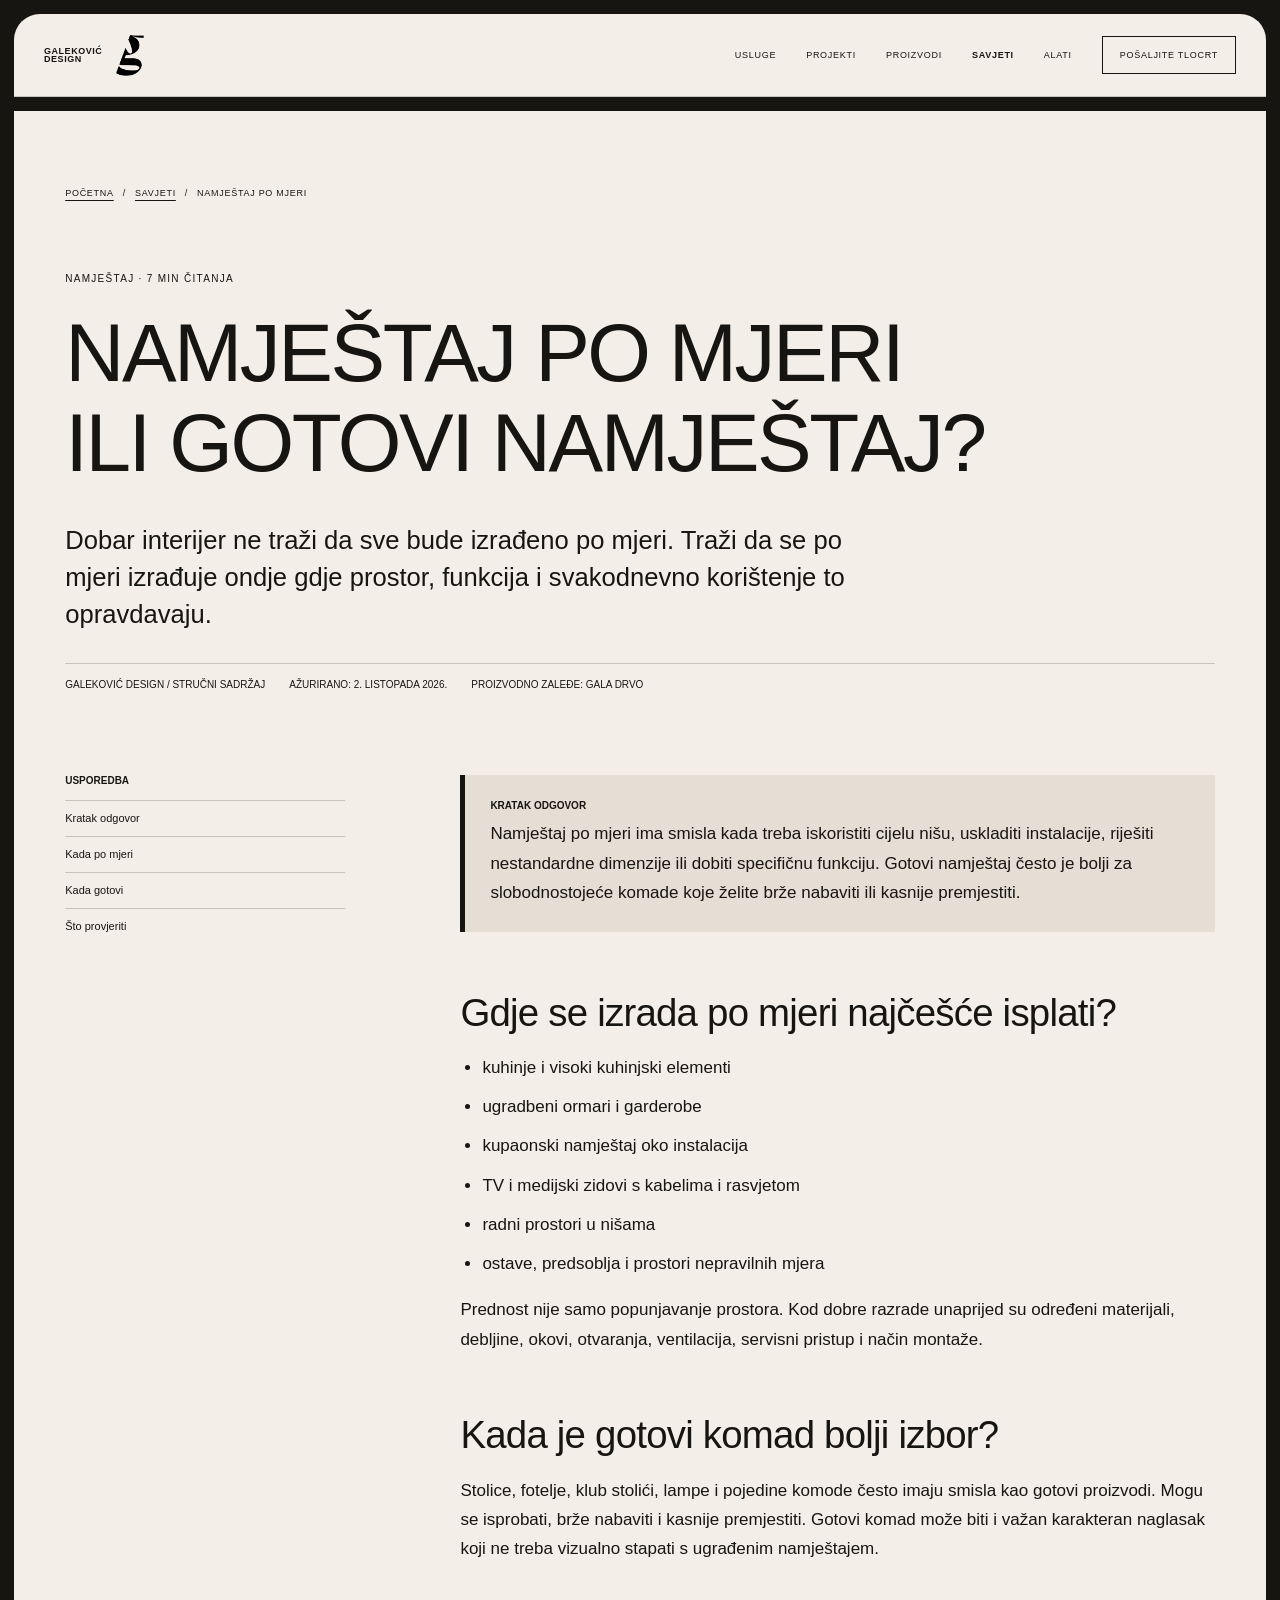
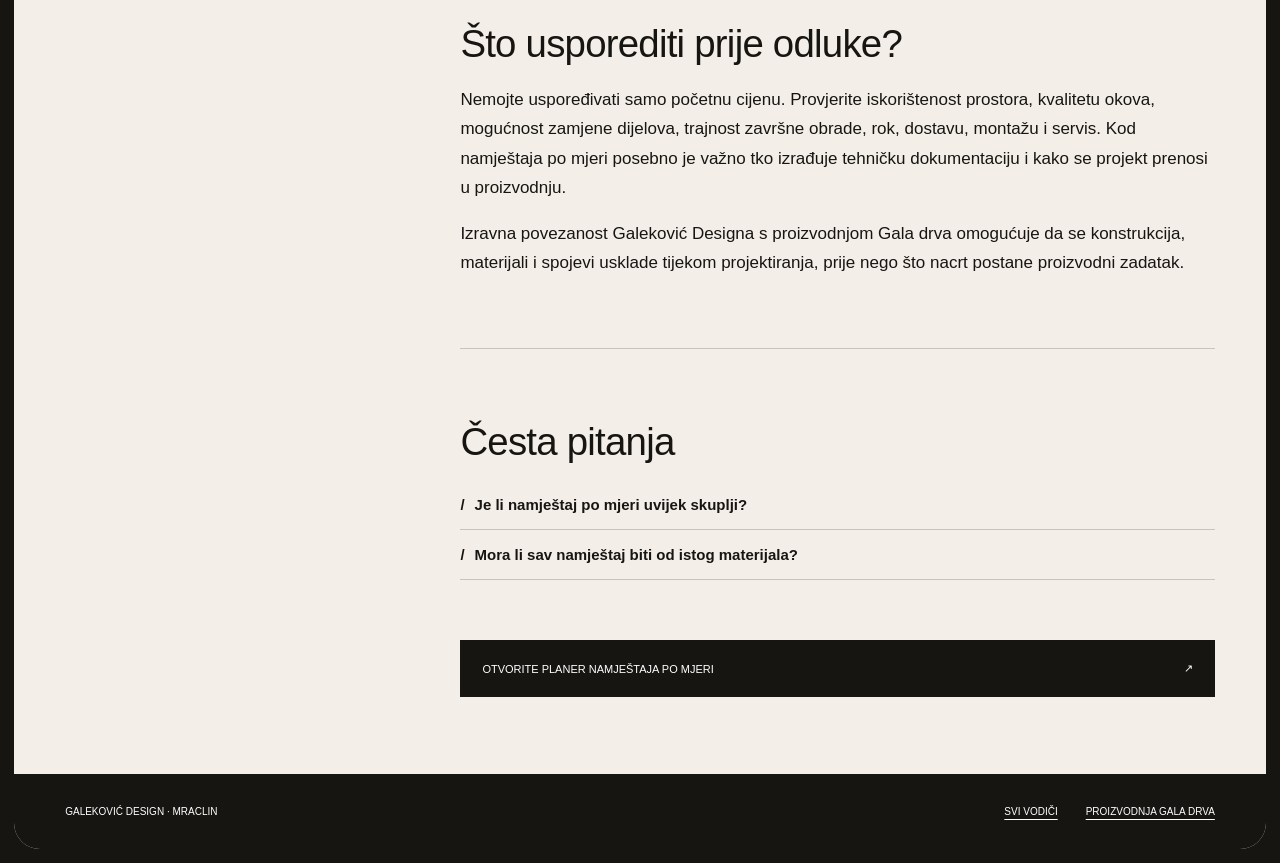
<file: savjeti/namjestaj-po-mjeri-ili-gotovi/index.html>
<!doctype html><html lang="hr"><head><meta charset="utf-8"><meta name="viewport" content="width=device-width,initial-scale=1"><meta name="description" content="Namještaj po mjeri ili gotovi namještaj? Usporedba cijene, trajnosti, prostora, rokova i situacija u kojima se izrada po mjeri isplati."><title>Namještaj po mjeri ili gotovi namještaj? | Galeković Design</title><link rel="canonical" href="https://galekovic-design.hr/savjeti/namjestaj-po-mjeri-ili-gotovi/"><link rel="stylesheet" href="../../inner.css?v=20261004-2"><script type="application/ld+json">{"@context":"https://schema.org","@type":"BlogPosting","headline":"Namještaj po mjeri ili gotovi namještaj: što odabrati?","datePublished":"2026-10-02","dateModified":"2026-10-02","inLanguage":"hr-HR","author":{"@type":"Organization","name":"Galeković Design","url":"https://galekovic-design.hr/"},"publisher":{"@type":"Organization","name":"Galeković Design","url":"https://galekovic-design.hr/"},"mainEntityOfPage":"https://galekovic-design.hr/savjeti/namjestaj-po-mjeri-ili-gotovi/"}</script></head><body><main class="subpage-shell"><nav class="inner-nav"><a class="inner-brand" href="../../"><span class="inner-wordmark"><b>Galeković</b><em>Design</em></span><img src="../../assets/brand/galekovic-monogram-transparent.png" alt=""></a><div class="inner-menu"><a href="../../#usluge">Usluge</a><a href="../../projekti/">Projekti</a><a href="../../proizvodi/">Proizvodi</a><a class="active" href="../">Savjeti</a><a href="../../alati/">Alati</a><a class="inner-cta" href="../../#kontakt">Pošaljite tlocrt</a></div></nav><article class="article-page"><div class="breadcrumb"><a href="../../">Početna</a><span>/</span><a href="../">Savjeti</a><span>/</span><span>Namještaj po mjeri</span></div><header class="article-header"><span class="eyebrow">Namještaj · 7 min čitanja</span><h1>Namještaj po mjeri ili gotovi namještaj?</h1><p class="deck">Dobar interijer ne traži da sve bude izrađeno po mjeri. Traži da se po mjeri izrađuje ondje gdje prostor, funkcija i svakodnevno korištenje to opravdavaju.</p><div class="byline"><span>Galeković Design / stručni sadržaj</span><time datetime="2026-10-02">Ažurirano: 2. listopada 2026.</time><span>Proizvodno zaleđe: Gala drvo</span></div></header><div class="article-layout"><nav class="article-toc"><strong>Usporedba</strong><a href="#kratko">Kratak odgovor</a><a href="#po-mjeri">Kada po mjeri</a><a href="#gotovi">Kada gotovi</a><a href="#provjeriti">Što provjeriti</a></nav><div class="article-body-main"><div class="answer-box" id="kratko"><b>Kratak odgovor</b><p>Namještaj po mjeri ima smisla kada treba iskoristiti cijelu nišu, uskladiti instalacije, riješiti nestandardne dimenzije ili dobiti specifičnu funkciju. Gotovi namještaj često je bolji za slobodnostojeće komade koje želite brže nabaviti ili kasnije premjestiti.</p></div><h2 id="po-mjeri">Gdje se izrada po mjeri najčešće isplati?</h2><ul><li>kuhinje i visoki kuhinjski elementi</li><li>ugradbeni ormari i garderobe</li><li>kupaonski namještaj oko instalacija</li><li>TV i medijski zidovi s kabelima i rasvjetom</li><li>radni prostori u nišama</li><li>ostave, predsoblja i prostori nepravilnih mjera</li></ul><p>Prednost nije samo popunjavanje prostora. Kod dobre razrade unaprijed su određeni materijali, debljine, okovi, otvaranja, ventilacija, servisni pristup i način montaže.</p><h2 id="gotovi">Kada je gotovi komad bolji izbor?</h2><p>Stolice, fotelje, klub stolići, lampe i pojedine komode često imaju smisla kao gotovi proizvodi. Mogu se isprobati, brže nabaviti i kasnije premjestiti. Gotovi komad može biti i važan karakteran naglasak koji ne treba vizualno stapati s ugrađenim namještajem.</p><h2 id="provjeriti">Što usporediti prije odluke?</h2><p>Nemojte uspoređivati samo početnu cijenu. Provjerite iskorištenost prostora, kvalitetu okova, mogućnost zamjene dijelova, trajnost završne obrade, rok, dostavu, montažu i servis. Kod namještaja po mjeri posebno je važno tko izrađuje tehničku dokumentaciju i kako se projekt prenosi u proizvodnju.</p><p>Izravna povezanost Galeković Designa s proizvodnjom Gala drva omogućuje da se konstrukcija, materijali i spojevi usklade tijekom projektiranja, prije nego što nacrt postane proizvodni zadatak.</p><section class="article-faq"><h2>Česta pitanja</h2><details><summary>Je li namještaj po mjeri uvijek skuplji?</summary><p>Ne može se uspoređivati bez istih materijala, okova, dimenzija, dostave i montaže. Viša početna cijena može uključivati funkciju i iskorištenost koju gotovi komad nema.</p></details><details><summary>Mora li sav namještaj biti od istog materijala?</summary><p>Ne. Ugrađeni elementi trebaju biti međusobno usklađeni, ali slobodnostojeći komadi mogu namjerno unijeti drugi materijal ili karakter.</p></details></section><a class="article-cta" href="../../alati/">Otvorite planer namještaja po mjeri <span>↗</span></a></div></div></article><footer class="inner-footer"><span>Galeković Design · Mraclin</span><a href="../">Svi vodiči</a><a href="https://www.galadrvo.hr/usluge.html" target="_blank" rel="noopener">Proizvodnja Gala drva</a></footer></main></body></html>
</file>
<file: styles.css>
:root{--black:#1a1511;--ink:#151311;--ivory:#f3efe9;--muted:#a89c90;--line:rgba(21,19,17,.2);--white:#fff;--radius:28px;--pad:clamp(24px,4.2vw,72px)}
*{box-sizing:border-box}html{scroll-behavior:smooth}body{margin:0;background:var(--black);color:var(--ink);font-family:"Helvetica Neue",Helvetica,Arial,sans-serif;font-weight:400}a{color:inherit;text-decoration:none}img{display:block;width:100%}button{font:inherit}.panel,.process,.hero{width:calc(100% - 28px);max-width:1600px;margin:14px auto}.panel{padding:var(--pad);background:var(--ivory);border-radius:var(--radius);overflow:hidden}.panel-kicker{font-size:10px;text-transform:uppercase;letter-spacing:.13em}.reveal{opacity:0;transform:translateY(22px);transition:opacity .7s ease,transform .7s ease}.reveal.visible{opacity:1;transform:none}
.hero{height:min(900px,calc(100svh - 28px));min-height:680px;position:relative;overflow:hidden;border-radius:0 0 var(--radius) var(--radius);color:var(--white)}.hero-image,.hero-shade{position:absolute;inset:0;height:100%}.hero-image{object-fit:cover}.hero-shade{background:linear-gradient(180deg,rgba(0,0,0,.25),rgba(0,0,0,.06) 38%,rgba(0,0,0,.48))}.nav{position:relative;z-index:3;height:76px;padding:0 30px;display:flex;align-items:center;justify-content:space-between;border-bottom:1px solid rgba(255,255,255,.45)}.brand{width:38px;height:38px;background:#fff;overflow:hidden}.brand img{height:100%;object-fit:cover;filter:contrast(2)}.menu{display:flex;gap:34px;align-items:center}.menu a,.menu-button{font-size:9px;text-transform:uppercase;letter-spacing:.08em}.language-switch{display:flex;gap:6px;align-items:center;font-size:9px;letter-spacing:.08em}.language-switch b{font-weight:600}.language-switch i{font-style:normal;opacity:.55}.language-switch a{opacity:.7}.language-switch a:hover{opacity:1}.menu-button{display:none;color:#fff;border:0;background:none}.hero-content{position:relative;z-index:2;height:calc(100% - 76px);padding:38px 4vw 34px;display:flex;flex-direction:column;justify-content:space-between}.hero h1,.panel h2,.process h2{margin:0;text-transform:uppercase;font-weight:400;letter-spacing:-.06em;line-height:.86}.hero h1{max-width:1050px;font-size:clamp(62px,7.6vw,126px)}.hero-bottom{display:grid;grid-template-columns:minmax(230px,430px) 1fr auto;gap:40px;align-items:end}.hero-bottom p{margin:0;font-size:10px;line-height:1.35;text-transform:uppercase}.underline-link{width:max-content;padding-bottom:5px;border-bottom:1px solid currentColor;font-size:10px;text-transform:uppercase}.underline-link span{margin-left:38px}
.panel h2,.process h2{font-size:clamp(50px,6vw,98px)}.intro-panel h2{margin:80px 0 54px;text-align:center}.intro-grid{display:grid;grid-template-columns:1fr minmax(280px,440px) 1fr;gap:6vw;align-items:end}.small-copy{align-self:start;margin:0;max-width:360px;font-size:11px;line-height:1.5;text-transform:uppercase}.portrait-substitute{margin:0}.portrait-substitute img{aspect-ratio:3/4;object-fit:cover;filter:saturate(.72)}figcaption{padding-top:7px;font-size:8px;text-transform:uppercase;letter-spacing:.08em}.statement{margin:0;max-width:520px;font-size:clamp(16px,1.55vw,24px);line-height:1.22;text-transform:uppercase;letter-spacing:-.01em}.text-link{border-bottom:1px solid currentColor;text-underline-offset:3px}
.numbers h2{margin:42px 0 60px}.number-grid{display:grid;grid-template-columns:repeat(4,1fr);border-top:1px solid var(--line)}.number-grid article{min-height:190px;padding:24px 22px;border-right:1px solid var(--line);display:flex;flex-direction:column;justify-content:space-between}.number-grid article:last-child{border:0}.number-grid strong{font-size:clamp(82px,9vw,150px);font-weight:400;line-height:.7;letter-spacing:-.08em;color:var(--muted)}.number-grid article:nth-child(3) strong{font-size:clamp(58px,7.1vw,116px)}.number-grid span{max-width:180px;font-size:9px;line-height:1.35;text-transform:uppercase}.numbers-image{height:clamp(280px,42vw,650px);object-fit:cover;margin-top:34px;border-radius:0 0 calc(var(--radius) - 6px) calc(var(--radius) - 6px)}
.section-head{display:grid;grid-template-columns:1fr 320px;gap:70px;align-items:end;margin-bottom:56px}.section-head h2{margin-top:46px}.section-head>p{margin:0 0 4px;font-size:10px;line-height:1.4;text-transform:uppercase}.service-grid{display:grid;grid-template-columns:repeat(3,1fr);gap:16px}.service-grid article{position:relative}.service-grid img{height:clamp(300px,36vw,560px);object-fit:cover}.service-grid b{display:block;margin-top:12px;color:var(--muted);font-size:13px;font-weight:400}.service-grid h3{margin:5px 0 8px;font-size:clamp(23px,2.6vw,42px);line-height:.92;text-transform:uppercase;font-weight:400;letter-spacing:-.05em}.service-grid p{margin:0;max-width:280px;font-size:9px;line-height:1.4;text-transform:uppercase}
.portfolio{padding-bottom:calc(var(--pad) + 30px)}.portfolio-head{margin-bottom:80px}.project-board{display:grid;grid-template-columns:.72fr .5fr 1.2fr;grid-template-rows:auto auto auto;gap:28px 36px;margin-top:84px;padding-top:18px;border-top:1px solid var(--line)}.project-board header{grid-column:1/-1;display:flex;justify-content:space-between}.project-board h3{margin:0;font-size:17px;text-transform:uppercase}.project-board header span{font-size:9px}.project-board figure{margin:0}.project-board img{height:100%;object-fit:cover}.project-a{grid-column:1;grid-row:2;aspect-ratio:3/4}.project-b{grid-column:2;grid-row:2;align-self:start;aspect-ratio:1;margin-top:54px!important}.project-c{grid-column:2/4;grid-row:3;aspect-ratio:2/1;margin-left:9vw!important}.project-copy{grid-column:1;grid-row:3;align-self:end;margin:0 0 26px;max-width:270px;font-size:10px;line-height:1.4;text-transform:uppercase}.second{margin-top:150px}.second .project-a{grid-column:2}.second .project-b{grid-column:3}.second .project-c{grid-column:1/3;margin:0 9vw 0 0!important}.second .project-copy{grid-column:3}
.process{height:880px;position:relative;overflow:hidden;border-radius:var(--radius);color:#fff}.process>img,.process-overlay{position:absolute;inset:0;height:100%}.process>img{object-fit:cover}.process-overlay{background:rgba(28,22,18,.48)}.process-content{position:relative;z-index:2;height:100%;padding:var(--pad);display:grid;grid-template-columns:.8fr 1.25fr;gap:6vw}.process-intro p{max-width:230px;margin:18px 0 0;font-size:10px;text-transform:uppercase;line-height:1.4}.process h2{grid-column:2;margin-bottom:40px;align-self:start}.process ol{grid-column:2;list-style:none;margin:auto 0 0;padding:0;border-top:1px solid rgba(255,255,255,.5)}.process li{display:grid;grid-template-columns:120px 1fr;gap:26px;padding:15px 0;border-bottom:1px solid rgba(255,255,255,.5)}.process li span{font-size:64px;line-height:.8;color:#ddd2c5}.process li b{display:block;font-size:10px;text-transform:uppercase}.process li p{margin:6px 0 0;font-size:9px;text-transform:uppercase}
.b2b-gallery{display:grid;grid-template-columns:1.1fr .65fr .65fr;gap:16px}.b2b-gallery img{height:560px;object-fit:cover}.b2b-gallery img:nth-child(2),.b2b-gallery img:nth-child(3){height:380px;align-self:end}.faq-contact{display:grid;grid-template-columns:1fr 1fr;gap:8vw}.faq h2,.contact-block h2{margin:48px 0 56px}.faq details{border-top:1px solid var(--line);padding:18px 0}.faq details:last-child{border-bottom:1px solid var(--line)}.faq summary{cursor:pointer;font-size:12px;text-transform:uppercase}.faq details p{max-width:560px;font-size:11px;line-height:1.5}.contact-block{padding-left:7vw;border-left:1px solid var(--line)}.contact-block>p{max-width:460px;font-size:11px;line-height:1.5;text-transform:uppercase}.contact-link{display:flex;justify-content:space-between;padding:17px 0;border-bottom:1px solid var(--line);font-size:12px;text-transform:uppercase}footer{width:calc(100% - 28px);max-width:1600px;margin:14px auto;padding:26px 4vw;display:grid;grid-template-columns:auto 1fr auto auto;gap:24px;align-items:center;color:#fff;font-size:9px;text-transform:uppercase;letter-spacing:.08em}footer img{width:34px;height:34px;object-fit:cover}footer i{font-style:normal}
@media(max-width:760px){:root{--radius:18px;--pad:24px}.hero,.panel,.process{width:calc(100% - 16px);margin:8px auto}.hero{min-height:700px;height:calc(100svh - 16px)}.nav{height:64px;padding:0 18px}.brand{width:34px;height:34px}.menu-button{display:block}.menu{position:absolute;top:64px;left:0;right:0;padding:24px;background:var(--black);display:none;flex-direction:column;align-items:flex-start}.menu.open{display:flex}.hero-content{height:calc(100% - 64px);padding:50px 18px 22px}.hero h1{font-size:clamp(48px,15.3vw,68px)}.hero-bottom{grid-template-columns:1fr;gap:18px}.hero-bottom p{max-width:280px}.intro-panel h2{margin:58px 0 42px;text-align:left}.panel h2,.process h2{font-size:clamp(43px,13vw,60px)}.intro-grid{grid-template-columns:1fr;gap:34px}.small-copy{max-width:none}.portrait-substitute{width:78%;margin-left:auto}.statement{font-size:25px}.numbers h2{margin:32px 0 42px}.number-grid{grid-template-columns:1fr 1fr}.number-grid article{min-height:145px}.number-grid article:nth-child(2){border-right:0}.number-grid strong{font-size:80px}.numbers-image{height:310px}.section-head{grid-template-columns:1fr;gap:28px;margin-bottom:38px}.section-head h2{margin-top:34px}.section-head>p{max-width:300px}.service-grid{grid-template-columns:1fr;gap:44px}.service-grid img{height:110vw;max-height:520px}.service-grid h3{font-size:36px}.project-board{grid-template-columns:1fr 1fr;gap:20px 12px;margin-top:64px}.project-a{grid-column:1;grid-row:2}.project-b{grid-column:2;grid-row:2;margin-top:42px!important}.project-copy{grid-column:1;grid-row:3}.project-c{grid-column:1/3;grid-row:4;margin:0!important}.second{margin-top:100px}.second .project-a{grid-column:1}.second .project-b{grid-column:2}.second .project-copy{grid-column:1}.second .project-c{grid-column:1/3;margin:0!important}.process{height:auto;min-height:850px}.process-content{padding:34px 24px;grid-template-columns:1fr}.process h2,.process ol{grid-column:1}.process h2{margin-top:54px}.process ol{margin-top:55px}.process li{grid-template-columns:76px 1fr}.process li span{font-size:48px}.b2b-gallery{grid-template-columns:1fr 1fr}.b2b-gallery img{grid-column:1/3;height:390px}.b2b-gallery img:nth-child(2),.b2b-gallery img:nth-child(3){grid-column:auto;height:240px}.faq-contact{grid-template-columns:1fr;gap:70px}.contact-block{padding:70px 0 0;border-left:0;border-top:1px solid var(--line)}footer{width:calc(100% - 16px);grid-template-columns:auto 1fr;margin:8px auto;padding:22px 16px}footer span:nth-of-type(2),footer span:nth-of-type(3){display:none}}
@media(prefers-reduced-motion:reduce){html{scroll-behavior:auto}.reveal{opacity:1;transform:none;transition:none}}

/* Transparent monogram without a surrounding tile. */
.brand{width:40px;height:46px;display:grid;place-items:center;background:transparent;overflow:visible}
.brand img{width:100%;height:100%;object-fit:contain;filter:invert(1)}
footer img{width:32px;height:38px;object-fit:contain;filter:invert(1)}

@media(max-width:760px){
  html,body{max-width:100%;overflow-x:hidden}
  .panel h2,.process h2{font-size:clamp(40px,11.4vw,52px);line-height:.96;letter-spacing:-.045em}
  .faq-contact>*{min-width:0}
  .faq h2,.contact-block h2{margin:42px 0 52px;line-height:.98}
  .contact-link{gap:16px;font-size:10px;overflow-wrap:anywhere}
}

/* Product and archive entry points */
.section-link{display:flex;justify-content:space-between;align-items:center;margin-top:54px;padding:16px 0;border-top:1px solid var(--line);border-bottom:1px solid var(--line);font-size:11px;letter-spacing:.05em;text-transform:uppercase;transition:padding .2s ease}.section-link:hover{padding-left:10px;padding-right:10px}.product-preview-grid{display:grid;grid-template-columns:repeat(3,1fr);gap:16px}.product-preview-grid img{height:clamp(300px,35vw,540px);object-fit:cover;background:#e8e2d8}.product-preview-grid span{display:block;margin-top:12px;color:var(--muted);font-size:11px}.product-preview-grid h3{margin:6px 0 4px;font-size:clamp(26px,2.8vw,43px);font-weight:400;line-height:1;text-transform:uppercase;letter-spacing:-.04em}.product-preview-grid p{margin:0;font-size:9px;line-height:1.35;text-transform:uppercase}.product-preview-grid a img{transition:filter .35s ease,transform .35s ease}.product-preview-grid a:hover img{filter:contrast(1.05);transform:scale(.992)}
.menu{gap:clamp(15px,2vw,34px)}
@media(max-width:760px){.product-preview-grid{grid-template-columns:1fr;gap:42px}.product-preview-grid img{height:112vw;max-height:520px}.section-link{margin-top:38px}}

/* Calmer headline rhythm: no touching lines and less compressed kerning. */
.hero h1,.panel h2,.process h2{line-height:.94;letter-spacing:-.035em}
.service-grid h3{line-height:1;letter-spacing:-.03em}

.journal-grid{display:grid;grid-template-columns:repeat(3,1fr);gap:16px}
.article-card{border-top:1px solid var(--line);padding-top:18px}
.article-card summary{list-style:none;cursor:pointer}
.article-card summary::-webkit-details-marker{display:none}
.article-card summary>span{display:block;color:rgba(21,19,17,.58);font-size:8px;text-transform:uppercase;letter-spacing:.1em}
.article-card h3{min-height:3.1em;margin:48px 0 20px;font-size:clamp(26px,2.8vw,43px);font-weight:400;line-height:1.02;letter-spacing:-.035em;text-transform:uppercase}
.article-card summary p{min-height:4.2em;margin:0 0 42px;font-size:10px;line-height:1.45;text-transform:uppercase}
.article-card summary b{display:flex;justify-content:space-between;padding:13px 0;border-top:1px solid var(--line);border-bottom:1px solid var(--line);font-size:9px;font-weight:400;text-transform:uppercase}
.article-card[open] summary b{border-bottom:0}
.article-body{padding:25px 0 8px;border-bottom:1px solid var(--line)}
.article-body p{margin:0 0 16px;font-size:12px;line-height:1.62}
.article-card-link{display:flex;min-width:0;flex-direction:column}.article-card-link>span{display:block;color:rgba(21,19,17,.58);font-size:9px;text-transform:uppercase;letter-spacing:.1em}.article-card-link h3{min-height:auto;margin:46px 0 20px;font-size:clamp(25px,2.5vw,39px);line-height:1.08;letter-spacing:-.025em}.article-card-link p{min-height:4.5em;margin:0 0 38px;font-size:11px;line-height:1.55;text-transform:uppercase}.article-card-link b{display:flex;justify-content:space-between;margin-top:auto;padding:14px 0;border-top:1px solid var(--line);border-bottom:1px solid var(--line);font-size:9px;font-weight:400;text-transform:uppercase}.article-card-link:hover b{padding-left:8px;padding-right:8px}
.contact-social{display:flex;flex-wrap:wrap;gap:9px 18px;margin-top:26px}.contact-social a{padding-bottom:4px;border-bottom:1px solid var(--line);font-size:9px;text-transform:uppercase}.company-summary{display:grid;grid-template-columns:minmax(0,.9fr) minmax(440px,1.1fr);gap:8vw}.company-summary h2{margin:48px 0 0}.company-summary-data{display:grid;grid-template-columns:repeat(2,1fr);align-content:start;border-top:1px solid var(--line)}.company-summary-data p{min-height:96px;margin:0;padding:17px 14px 17px 0;border-bottom:1px solid var(--line);font-size:14px;line-height:1.35}.company-summary-data p:nth-child(even){padding-left:14px;border-left:1px solid var(--line)}.company-summary-data b{display:block;margin-bottom:12px;color:var(--muted);font-size:8px;font-weight:400;letter-spacing:.08em;text-transform:uppercase}.company-summary-data>a{grid-column:1/3;display:flex;justify-content:space-between;padding:17px 0;border-bottom:1px solid var(--line);font-size:10px;text-transform:uppercase}footer>a:not(.footer-brand){text-decoration:underline;text-underline-offset:4px}
@media(max-width:760px){.company-summary{grid-template-columns:1fr;gap:42px}.company-summary-data{grid-template-columns:1fr}.company-summary-data p:nth-child(even){padding-left:0;border-left:0}.company-summary-data>a{grid-column:1}.contact-social{display:grid;grid-template-columns:1fr}}

.tools-grid{display:grid;grid-template-columns:1.25fr .75fr .75fr;gap:16px}
.tools-launch{margin:-22px 0 32px;padding:19px 0;border-top:1px solid var(--line);border-bottom:1px solid var(--line);display:flex;justify-content:space-between;align-items:center;font-size:12px;text-transform:uppercase;transition:padding .2s ease}
.tools-launch:hover{padding-left:10px;padding-right:10px}.tools-launch b{font-size:9px;font-weight:400;letter-spacing:.08em}
.service-finder,.tool-card{min-width:0;min-height:390px;padding:25px;border:1px solid var(--line)}
.service-finder{color:#fff;background:var(--black)}
.service-finder>span,.tool-card summary>span{font-size:8px;text-transform:uppercase;letter-spacing:.11em}
.service-finder h3,.tool-card h3{margin:65px 0 34px;font-size:clamp(28px,3vw,45px);font-weight:400;line-height:1;letter-spacing:-.035em;text-transform:uppercase}
.finder-options{display:flex;flex-wrap:wrap;gap:7px}
.finder-options button{padding:10px 12px;border:1px solid rgba(255,255,255,.42);color:#fff;background:transparent;font-size:8px;text-transform:uppercase;cursor:pointer;transition:.25s ease}
.finder-options button:hover,.finder-options button.active{color:var(--black);background:#fff}
.finder-result{max-width:520px;margin:50px 0 0;font-size:11px;line-height:1.5;text-transform:uppercase}
.tool-card summary{height:100%;list-style:none;cursor:pointer;display:flex;flex-direction:column}
.tool-card summary::-webkit-details-marker{display:none}
.tool-card summary b{margin-top:auto;padding-top:18px;border-top:1px solid var(--line);font-size:9px;font-weight:400;text-transform:uppercase}
.tool-card[open] summary{height:auto}
.tool-card ul{margin:26px 0 0;padding:20px 0 0 18px;border-top:1px solid var(--line)}
.tool-card li{margin:0 0 12px;font-size:10px;text-transform:uppercase}

@media(max-width:760px){
  .hero h1{line-height:.94;letter-spacing:-.035em}
  .panel h2,.process h2{line-height:1.01;letter-spacing:-.02em}
  .service-grid h3{line-height:1.04;letter-spacing:-.02em}
  .journal-grid,.tools-grid{grid-template-columns:1fr}
  .tools-launch{margin:-8px 0 28px;min-height:52px}
  .article-card h3{min-height:0;margin:38px 0 18px;font-size:34px;line-height:1.05}
  .article-card summary p{min-height:0;margin-bottom:30px}
  .article-card{padding-bottom:28px}
  .service-finder,.tool-card{min-height:340px}
  .service-finder h3,.tool-card h3{font-size:34px;line-height:1.05}
  .statement{font-size:20px;line-height:1.24;letter-spacing:0}
}

/* Footer lockup: wordmark enters the monogram's left diagonal cut. */
footer{grid-template-columns:1fr auto auto}
.footer-brand{display:inline-flex;align-items:center;width:max-content;color:#fff}
.footer-wordmark{position:relative;z-index:2;display:grid;justify-items:start;margin-right:4px;font-size:11px;font-weight:500;line-height:.92;letter-spacing:.055em;white-space:nowrap;transform:translateY(4px)}
.footer-wordmark b,.footer-wordmark em{font:inherit;text-transform:uppercase}
.footer-wordmark b{transform:none}
.footer-brand img{position:relative;z-index:1;width:42px;height:50px;object-fit:contain;filter:invert(1)}

/* FAQ marker echoes the diagonal cut in the Galeković monogram. */
.faq summary{list-style:none;display:flex;align-items:baseline;gap:10px}
.faq summary::-webkit-details-marker{display:none}
.faq summary::before{content:"/";flex:0 0 auto;font-size:1.12em;font-weight:500;line-height:1;transform:skewX(-7deg);transition:transform .2s ease}
.faq details[open] summary::before{transform:skewX(-7deg) translateX(3px)}

@media(max-width:760px){
  footer{grid-template-columns:1fr auto}
  .number-grid article:nth-child(3) strong{font-size:50px;letter-spacing:-.06em}
  .footer-wordmark{display:grid!important;margin-right:3px;font-size:9px;line-height:.95;transform:translateY(3px)}
  .footer-wordmark b{transform:none}
  .footer-brand img{width:38px;height:46px}
  footer>span:nth-of-type(1){display:none}
  footer>span:nth-of-type(2){display:block}
}

/* UX refinement: clearer actions, readable supporting copy and an easier enquiry path. */
.skip-link{position:fixed;top:10px;left:10px;z-index:1000;padding:12px 16px;background:#fff;color:var(--ink);font-size:12px;text-transform:uppercase;transform:translateY(-150%);transition:transform .2s ease}
.skip-link:focus{transform:none}
a:focus-visible,button:focus-visible,input:focus-visible,select:focus-visible,textarea:focus-visible,summary:focus-visible{outline:2px solid currentColor;outline-offset:4px}
.brand{width:auto;height:48px;display:flex;align-items:center;gap:6px}
.brand>span{display:grid;justify-items:start;font-size:9px;font-weight:500;line-height:.92;letter-spacing:.06em;text-transform:uppercase;transform:translateY(-3px)}
.brand>span b,.brand>span em{font:inherit;font-style:normal}
.brand img{width:36px;height:44px;flex:0 0 auto}
.nav-cta{min-height:36px;padding:12px 15px!important;border:1px solid rgba(255,255,255,.65);display:inline-flex;align-items:center;transition:color .2s ease,background .2s ease}
.nav-cta:hover{color:var(--ink);background:#fff}
.menu a:not(.nav-cta){position:relative;padding:14px 0}
.menu a:not(.nav-cta)::after{content:"";position:absolute;left:0;right:100%;bottom:8px;height:1px;background:currentColor;transition:right .2s ease}
.menu a:not(.nav-cta):hover::after,.menu a.active::after{right:0}
.hero h1{max-width:1260px;font-size:clamp(54px,6.4vw,104px);line-height:.96;letter-spacing:-.045em;text-wrap:balance}
.hero h1 strong{font-weight:700}
.hero-bottom p{font-size:12px;line-height:1.48;text-transform:none;max-width:470px}
.primary-link{width:max-content;min-height:46px;padding:15px 18px;display:inline-flex;align-items:center;justify-content:space-between;gap:36px;color:var(--ink);background:#fff;font-size:10px;text-transform:uppercase;transition:transform .2s ease,background .2s ease}
.primary-link:hover{transform:translateY(-2px);background:var(--ivory)}
.underline-link{min-height:42px;padding-top:13px;font-size:10px}
.small-copy,.section-head>p,.service-grid p,.project-copy,.process-intro p,.process li p,.contact-block>p{font-size:11px;line-height:1.55}
.faq summary{min-height:50px;padding:4px 0;align-items:center;font-size:13px;line-height:1.35}
.faq details p{font-size:13px;line-height:1.65;margin:10px 0 6px 25px}
.contact-block>p{max-width:520px;text-transform:none}
.inquiry-form{display:grid;gap:18px;margin:34px 0 28px;padding:26px 0;border-top:1px solid var(--line);border-bottom:1px solid var(--line)}
.form-row{display:grid;grid-template-columns:1fr 1fr;gap:14px}
.inquiry-form label{display:grid;gap:8px;font-size:9px;letter-spacing:.08em;text-transform:uppercase}
.inquiry-form input,.inquiry-form select,.inquiry-form textarea{width:100%;border:1px solid var(--line);border-radius:0;padding:13px 12px;color:var(--ink);background:rgba(255,255,255,.2);font:400 14px/1.4 "Helvetica Neue",Helvetica,Arial,sans-serif;text-transform:none;appearance:none}
.inquiry-form textarea{resize:vertical;min-height:110px}
.inquiry-form input::placeholder,.inquiry-form textarea::placeholder{color:rgba(21,19,17,.48)}
.form-submit{min-height:50px;padding:14px 16px;border:0;display:flex;align-items:center;justify-content:space-between;color:#fff;background:var(--black);font-size:10px;text-transform:uppercase;cursor:pointer;transition:opacity .2s ease}
.form-submit:hover{opacity:.83}
.form-note{margin:-6px 0 0!important;font-size:10px!important;line-height:1.45!important;text-transform:none!important;color:rgba(21,19,17,.65)}
.mobile-contact{display:none}

.newsletter-panel{display:grid;grid-template-columns:minmax(0,.9fr) minmax(440px,1.1fr);gap:8vw;color:#fff;background:var(--black)}
.newsletter-panel .panel-kicker{color:rgba(255,255,255,.58)}
.newsletter-panel h2{max-width:700px;margin:48px 0 0;text-wrap:balance}
.newsletter-content{align-self:end}
.newsletter-content>p{max-width:620px;margin:0 0 42px;font-size:14px;line-height:1.55}
.newsletter-form{display:grid;grid-template-columns:minmax(0,1fr) auto;gap:18px 12px;align-items:end}
.newsletter-email{display:grid;gap:9px;min-width:0;font-size:9px;letter-spacing:.08em;text-transform:uppercase}
.newsletter-email input{width:100%;min-height:52px;padding:13px 0;border:0;border-bottom:1px solid rgba(255,255,255,.6);border-radius:0;color:#fff;background:transparent;font:400 17px/1.4 "Helvetica Neue",Helvetica,Arial,sans-serif;appearance:none}
.newsletter-email input::placeholder{color:rgba(255,255,255,.48)}
.newsletter-form button{min-height:52px;padding:14px 18px;border:1px solid #fff;display:flex;align-items:center;justify-content:space-between;gap:46px;color:var(--ink);background:#fff;font-size:10px;text-transform:uppercase;cursor:pointer;transition:color .2s ease,background .2s ease}
.newsletter-form button:hover{color:#fff;background:transparent}
.newsletter-form button:disabled{cursor:wait;opacity:.55}
.newsletter-consent{grid-column:1/3;display:flex;align-items:flex-start;gap:10px;max-width:670px;color:rgba(255,255,255,.7);font-size:10px;line-height:1.5}
.newsletter-consent input{width:15px;height:15px;margin:1px 0 0;flex:0 0 auto;accent-color:#fff}
.newsletter-status{grid-column:1/3;min-height:1.5em;margin:0;color:rgba(255,255,255,.76);font-size:10px;line-height:1.5}

@media(max-width:980px) and (min-width:761px){
  .menu{gap:18px}
  .nav{padding:0 24px}
  .brand>span{display:none}
  .faq-contact{grid-template-columns:1fr;gap:70px}
  .contact-block{padding:70px 0 0;border-left:0;border-top:1px solid var(--line)}
}

@media(max-width:760px){
  body{padding-bottom:62px}
  .nav{background:linear-gradient(180deg,rgba(0,0,0,.32),transparent)}
  .brand{gap:5px}
  .brand>span{display:grid;font-size:8px}
  .brand img{width:32px;height:39px}
  .menu-button{min-width:54px;min-height:44px;padding:0;border:1px solid rgba(255,255,255,.55)}
  .menu{gap:0;padding:18px 24px 28px;border-top:1px solid rgba(255,255,255,.2)}
  .menu a:not(.nav-cta){width:100%;padding:16px 0;border-bottom:1px solid rgba(255,255,255,.18);font-size:12px}
  .menu a:not(.nav-cta)::after{display:none}
  .menu .nav-cta{width:100%;margin-top:18px;justify-content:center;font-size:11px}
  .language-switch{margin-top:20px;font-size:11px}
  .hero-content{padding-top:38px}
  .hero h1{font-size:clamp(42px,11.6vw,58px);line-height:.98;letter-spacing:-.035em}
  .hero-bottom{gap:12px}
  .hero-bottom p{font-size:12px;line-height:1.45;margin-bottom:8px}
  .primary-link,.underline-link{width:100%;min-height:48px}
  .primary-link{font-size:11px}
  .underline-link{display:flex;justify-content:space-between;align-items:center;font-size:11px}
  .underline-link span{margin-left:auto}
  .small-copy,.section-head>p,.service-grid p,.project-copy,.process-intro p,.process li p,.contact-block>p{font-size:12px;line-height:1.55}
  .faq summary{font-size:13px}
  .faq details p{margin-left:22px;font-size:13px}
  .form-row{grid-template-columns:1fr}
  .inquiry-form{padding:22px 0}
  .inquiry-form input,.inquiry-form select,.inquiry-form textarea{font-size:16px}
  .mobile-contact{position:fixed;z-index:50;left:8px;right:8px;bottom:8px;min-height:48px;padding:0 18px;display:flex;align-items:center;justify-content:space-between;color:#fff;background:var(--black);border:1px solid rgba(255,255,255,.35);font-size:11px;text-transform:uppercase;box-shadow:0 8px 28px rgba(0,0,0,.24)}
  .newsletter-panel{grid-template-columns:1fr;gap:52px}
  .newsletter-content>p{margin-bottom:32px;font-size:13px}
  .newsletter-form{grid-template-columns:1fr}
  .newsletter-email input{font-size:16px}
  .newsletter-form button{width:100%}
  .newsletter-consent,.newsletter-status{grid-column:1}
}

/* Company details belong in a quiet legal footer, not in a feature panel. */
footer{grid-template-columns:auto minmax(0,1fr) auto;align-items:center}
.footer-legal{display:flex;flex-wrap:wrap;gap:6px 18px;color:rgba(255,255,255,.55);font-size:7px;line-height:1.45;letter-spacing:.07em}
.footer-meta{display:flex;flex-wrap:wrap;align-items:center;justify-content:flex-end;gap:8px 18px;font-size:8px}
.footer-meta a{text-decoration:underline;text-underline-offset:4px}
.footer-meta .internal-offer-link{text-decoration:none}
.site-credit{white-space:normal}.site-credit strong{font-weight:600}

@media(max-width:760px){
  footer{grid-template-columns:1fr;gap:18px;align-items:start}
  .footer-legal{display:flex;font-size:7px;gap:5px 12px}
  .footer-meta{width:100%;justify-content:flex-start;font-size:7px}
  .site-credit{order:-1;flex:1 0 100%;line-height:1.5}
  .footer-legal span,.footer-meta span{display:inline!important}
}

/* Clear service boundaries reduce scope assumptions before the first enquiry. */
.scope-exclusion{display:block;max-width:330px;margin-top:14px;padding-top:12px;border-top:1px solid var(--line);font-size:10px;line-height:1.5;text-transform:uppercase;color:rgba(21,19,17,.68)}
.scope-guardrails{display:grid;grid-template-columns:repeat(3,1fr);margin-top:58px;border-top:1px solid var(--line);border-bottom:1px solid var(--line)}
.scope-guardrails>div{min-height:210px;padding:22px;border-right:1px solid var(--line);display:flex;flex-direction:column}
.scope-guardrails>div:last-child{border-right:0}
.scope-guardrails span{font-size:9px;letter-spacing:.08em;text-transform:uppercase;color:var(--muted)}
.scope-guardrails strong{margin:42px 0 12px;font-size:18px;line-height:1.1;text-transform:uppercase;font-weight:500}
.scope-guardrails p{margin:auto 0 0;font-size:11px;line-height:1.55}

@media(max-width:760px){
  .scope-exclusion{max-width:none;font-size:11px}
  .scope-guardrails{grid-template-columns:1fr;margin-top:44px}
  .scope-guardrails>div{min-height:0;padding:22px 0;border-right:0;border-bottom:1px solid var(--line)}
  .scope-guardrails>div:last-child{border-bottom:0}
  .scope-guardrails strong{margin:24px 0 12px;font-size:20px}
  .scope-guardrails p{margin:0;font-size:12px}
}

/* Responsive guardrails for long editorial headlines and the closing sections. */
.panel h2,.process h2{max-width:100%;text-wrap:balance}

@media(max-width:1240px) and (min-width:761px){
  .newsletter-panel{grid-template-columns:1fr;gap:58px}
  .newsletter-panel h2{max-width:920px;font-size:clamp(58px,7.2vw,84px)}
  .newsletter-content{width:min(100%,760px)}
  footer{grid-template-columns:auto minmax(0,1fr);gap:22px 34px;align-items:start}
  .footer-meta{grid-column:1/-1;justify-content:flex-start}
}

@media(max-width:360px){
  :root{--pad:18px}
  .hero-content{padding-left:14px;padding-right:14px}
  .hero h1{font-size:clamp(34px,14vw,48px);line-height:.98}
  .panel h2,.process h2{font-size:clamp(27px,10.8vw,39px);line-height:1.03;letter-spacing:-.018em}
  .service-grid h3,.article-card h3,.service-finder h3,.tool-card h3{font-size:30px}
  .process-content{padding-left:18px;padding-right:18px}
  .process li{grid-template-columns:56px minmax(0,1fr);gap:14px}
  .newsletter-panel{gap:38px}
  .newsletter-panel h2{margin-top:36px}
  .newsletter-content>p{font-size:12px}
  footer{padding-left:12px;padding-right:12px}
  .footer-legal,.footer-meta{min-width:0}
  .footer-meta a{overflow-wrap:anywhere}
}

/* Give Croatian diacritics clear vertical space in stacked display headings. */
.hero h1,.panel h2,.process h2{line-height:1.04}
.service-grid h3,.article-card h3,.article-card-link h3,.service-finder h3,.tool-card h3{line-height:1.1}

@media(max-width:760px){
  .hero h1,.panel h2,.process h2{line-height:1.08}
  .service-grid h3,.article-card h3,.article-card-link h3,.service-finder h3,.tool-card h3{line-height:1.12}
}
</file>
<file: alati/tools.css>
:root{--black:#1a1511;--ink:#151311;--ivory:#f3efe9;--paper:#faf8f4;--muted:#a89c90;--line:rgba(21,19,17,.2);--green:#5f6855;--radius:26px;--pad:clamp(24px,4vw,64px)}
*{box-sizing:border-box}html{scroll-behavior:smooth}body{margin:0;color:var(--ink);background:var(--black);font-family:"Helvetica Neue",Helvetica,Arial,sans-serif}a{color:inherit;text-decoration:none}button,input,select,textarea{font:inherit}.skip-link{position:fixed;z-index:100;top:8px;left:8px;padding:12px;background:#fff;transform:translateY(-160%)}.skip-link:focus{transform:none}a:focus-visible,button:focus-visible,input:focus-visible,select:focus-visible,textarea:focus-visible{outline:2px solid currentColor;outline-offset:3px}
.topbar{width:calc(100% - 28px);max-width:1600px;height:78px;margin:14px auto 0;padding:0 32px;display:flex;align-items:center;justify-content:space-between;color:#fff;border:1px solid rgba(255,255,255,.24);border-radius:var(--radius) var(--radius) 0 0}.brand{display:flex;align-items:center;gap:5px}.brand>span{display:grid;font-size:10px;line-height:.92;letter-spacing:.055em;text-transform:uppercase}.brand b,.brand em{font:inherit;font-style:normal}.brand img{width:37px;height:45px;object-fit:contain;filter:invert(1)}.topbar nav{display:flex;align-items:center;gap:28px;font-size:9px;letter-spacing:.08em;text-transform:uppercase}.back-link{padding:12px 15px;border:1px solid rgba(255,255,255,.45)}
main{width:calc(100% - 28px);max-width:1600px;margin:0 auto 14px}.tool-hero{min-height:590px;padding:var(--pad);display:flex;flex-direction:column;justify-content:space-between;color:#fff;background:radial-gradient(circle at 78% 22%,#58483c 0,#2d251f 35%,var(--black) 72%);border-radius:0 0 var(--radius) var(--radius);overflow:hidden}.eyebrow,.panel-head span,.closing>span{font-size:10px;letter-spacing:.12em;text-transform:uppercase}.tool-hero h1{max-width:1120px;margin:46px 0;font-size:clamp(64px,9vw,145px);font-weight:400;line-height:.86;letter-spacing:-.055em;text-transform:uppercase}.hero-meta{display:grid;grid-template-columns:minmax(260px,450px) auto;gap:60px;align-items:end}.hero-meta p{margin:0;font-size:13px;line-height:1.55}.hero-meta a{min-width:220px;padding:16px 0;border-top:1px solid rgba(255,255,255,.55);border-bottom:1px solid rgba(255,255,255,.55);display:flex;justify-content:space-between;font-size:10px;text-transform:uppercase}
.planner{margin-top:14px;padding:14px;display:grid;grid-template-columns:310px 1fr;gap:14px;background:#2b241f;border-radius:var(--radius)}.tool-nav{position:sticky;top:14px;height:max-content;padding:22px;color:#fff;background:var(--black);border-radius:calc(var(--radius) - 8px)}.tool-nav-title{padding-bottom:20px;font-size:10px;letter-spacing:.1em;text-transform:uppercase;border-bottom:1px solid rgba(255,255,255,.2)}.tool-nav button{width:100%;min-height:58px;padding:10px 0;display:grid;grid-template-columns:34px 1fr;align-items:center;text-align:left;color:rgba(255,255,255,.64);background:none;border:0;border-bottom:1px solid rgba(255,255,255,.16);font-size:11px;text-transform:uppercase;cursor:pointer;transition:.2s ease}.tool-nav button span{font-size:9px;color:var(--muted)}.tool-nav button:hover,.tool-nav button.active{padding-left:8px;color:#fff}.tool-nav button.active::after{content:"/";justify-self:end;font-size:18px}.tool-stage{min-width:0}.tool-panel{min-height:760px;padding:var(--pad);background:var(--ivory);border-radius:calc(var(--radius) - 8px)}.tool-panel[hidden]{display:none}.panel-head{display:grid;grid-template-columns:1fr minmax(220px,340px);gap:50px;align-items:end;padding-bottom:42px;border-bottom:1px solid var(--line)}.panel-head h2{max-width:800px;margin:32px 0 0;font-size:clamp(42px,5.5vw,84px);font-weight:400;line-height:.94;letter-spacing:-.045em;text-transform:uppercase}.panel-head p{margin:0;font-size:11px;line-height:1.55;text-transform:uppercase}
.question-form,.brief-form{display:grid;gap:34px;margin-top:46px}fieldset{min-width:0;margin:0;padding:0;border:0}legend{margin-bottom:16px;font-size:12px;text-transform:uppercase}.choice-grid{display:grid;grid-template-columns:repeat(3,1fr);gap:9px}.choice-grid label{position:relative;min-height:96px;padding:18px;border:1px solid var(--line);display:flex;align-items:flex-end;cursor:pointer}.choice-grid input{position:absolute;opacity:0}.choice-grid label:has(input:checked){color:#fff;background:var(--black)}.choice-grid label:has(input:focus-visible){outline:2px solid var(--ink);outline-offset:3px}.choice-grid span{font-size:11px;line-height:1.35;text-transform:uppercase}.action{min-height:54px;padding:0 18px;border:0;display:flex;align-items:center;justify-content:space-between;color:#fff;background:var(--black);font-size:11px;text-transform:uppercase;cursor:pointer}.action:hover{background:#352c25}
.result{margin-top:34px;padding:28px;color:#fff;background:var(--green);border-left:18px solid var(--black)}.result h3{margin:0 0 14px;font-size:clamp(28px,3.4vw,48px);font-weight:400;line-height:1;text-transform:uppercase}.result p{max-width:720px;margin:0 0 14px;font-size:13px;line-height:1.6}.result-actions{display:flex;flex-wrap:wrap;gap:10px;margin-top:22px}.result-actions a,.result-actions button{padding:12px 14px;border:1px solid rgba(255,255,255,.5);color:#fff;background:none;font-size:9px;text-transform:uppercase;cursor:pointer}
.need-selector{display:grid;grid-template-columns:repeat(3,1fr);gap:8px;margin:40px 0}.need-selector label{min-height:62px;padding:14px;border:1px solid var(--line);display:flex;align-items:center;gap:10px;font-size:10px;text-transform:uppercase;cursor:pointer}.need-selector label:has(input:checked){color:#fff;background:var(--black)}.need-selector input{accent-color:var(--black)}.comparison{display:grid;grid-template-columns:repeat(3,1fr);gap:10px}.comparison article{min-height:330px;padding:22px;border:1px solid var(--line);transition:.25s ease}.comparison article.recommended{color:#fff;background:var(--black);transform:translateY(-8px)}.comparison article>span{font-size:9px;color:var(--muted)}.comparison h3{min-height:2.3em;margin:42px 0 25px;font-size:25px;font-weight:400;line-height:1;text-transform:uppercase}.comparison ul{list-style:none;margin:0;padding:0}.comparison li{padding:9px 0;border-top:1px solid currentColor;font-size:10px;text-transform:uppercase}.comparison-note{margin:24px 0 0;font-size:12px;text-transform:uppercase}
.brief-form label{display:grid;gap:9px;font-size:10px;letter-spacing:.06em;text-transform:uppercase}.two-col{display:grid;grid-template-columns:1fr 1fr;gap:14px}.brief-form input,.brief-form select,.brief-form textarea{width:100%;padding:14px;border:1px solid var(--line);border-radius:0;color:var(--ink);background:rgba(255,255,255,.35);font-size:14px;line-height:1.4;text-transform:none}.brief-form textarea{resize:vertical}.brief-form small{font-size:9px;line-height:1.45;letter-spacing:0;text-transform:none;color:rgba(21,19,17,.65)}.check-grid{display:grid;grid-template-columns:repeat(3,1fr);gap:8px}.check-grid label{min-height:48px;padding:12px;border:1px solid var(--line);display:flex;align-items:center;gap:9px;cursor:pointer}.check-grid label:has(input:checked){color:#fff;background:var(--black)}
.budget-total{margin:44px 0 34px;padding:18px 0;border-bottom:1px solid var(--line);display:flex;align-items:end;gap:10px}.budget-total label{display:grid;gap:6px;font-size:10px;text-transform:uppercase}.budget-total input{width:min(420px,70vw);padding:0;border:0;background:none;font-size:clamp(46px,7vw,92px);font-weight:400;letter-spacing:-.05em}.budget-total>span{padding-bottom:10px;font-size:15px}.budget-sliders{display:grid;gap:19px}.budget-sliders label>span{display:flex;justify-content:space-between;margin-bottom:8px;font-size:11px;text-transform:uppercase}.budget-sliders b{font-weight:400;color:var(--muted)}.budget-sliders input{width:100%;accent-color:var(--black)}.budget-status{margin:28px 0 16px;padding:13px;border:1px solid var(--line);font-size:11px;text-transform:uppercase}.budget-status.invalid{color:#fff;background:#7b493f}.budget-breakdown{display:grid;grid-template-columns:repeat(5,1fr);gap:7px}.budget-breakdown article{min-height:115px;padding:14px;background:var(--paper)}.budget-breakdown b{display:block;margin-bottom:28px;font-size:20px;font-weight:400}.budget-breakdown span{font-size:8px;line-height:1.35;text-transform:uppercase}.disclaimer{margin:24px 0 0;font-size:10px;line-height:1.55;color:rgba(21,19,17,.7)}
.closing{margin-top:14px;padding:var(--pad);color:#fff;background:var(--black);border:1px solid rgba(255,255,255,.2);border-radius:var(--radius)}.closing h2{max-width:1100px;margin:60px 0 42px;font-size:clamp(50px,7.6vw,118px);font-weight:400;line-height:.9;letter-spacing:-.05em;text-transform:uppercase}.closing p{max-width:520px;font-size:13px;line-height:1.6}.closing>a{max-width:650px;margin-top:42px;padding:18px 0;border-top:1px solid rgba(255,255,255,.4);border-bottom:1px solid rgba(255,255,255,.4);display:flex;justify-content:space-between;font-size:13px;text-transform:uppercase}footer{width:calc(100% - 28px);max-width:1600px;margin:0 auto;padding:22px 32px;display:grid;grid-template-columns:1fr auto auto;gap:30px;color:#fff;font-size:9px;letter-spacing:.08em;text-transform:uppercase}footer i{font-style:normal}
@media(max-width:900px){.planner{grid-template-columns:1fr}.tool-nav{position:relative;top:0;display:grid;grid-template-columns:repeat(3,1fr);gap:0}.tool-nav-title{grid-column:1/-1}.tool-nav button{padding-right:12px}.panel-head{grid-template-columns:1fr}.budget-breakdown{grid-template-columns:1fr 1fr}.topbar nav>a:not(.back-link){display:none}}
@media(max-width:620px){:root{--radius:18px;--pad:24px}.topbar,main,footer{width:calc(100% - 16px)}.topbar{height:66px;margin-top:8px;padding:0 16px}.brand>span{font-size:8px}.brand img{width:31px;height:38px}.back-link{font-size:8px}.tool-hero{min-height:620px}.tool-hero h1{font-size:clamp(52px,16vw,76px);line-height:.9}.hero-meta{grid-template-columns:1fr;gap:26px}.planner{margin-top:8px;padding:8px;gap:8px}.tool-nav{grid-template-columns:1fr 1fr;padding:14px}.tool-nav-title{grid-column:1/-1}.tool-nav button{min-height:54px;font-size:9px}.tool-nav button.active::after{display:none}.tool-panel{min-height:0}.panel-head{gap:24px;padding-bottom:28px}.panel-head h2{font-size:42px;line-height:.97}.choice-grid,.need-selector,.comparison,.two-col,.check-grid{grid-template-columns:1fr}.choice-grid label{min-height:70px}.comparison article{min-height:auto}.comparison article.recommended{transform:none}.comparison h3{min-height:0;margin:28px 0 20px}.budget-total input{font-size:48px}.budget-breakdown{grid-template-columns:1fr 1fr}.closing h2{font-size:48px;line-height:.95}.closing>a{font-size:10px;overflow-wrap:anywhere}footer{grid-template-columns:1fr auto;padding:20px 10px}footer span:first-of-type{display:none}}
@media(prefers-reduced-motion:reduce){html{scroll-behavior:auto}*{transition:none!important}}
</file>
<file: inner.css>
:root{--black:#171512;--ivory:#f3efe8;--white:#fff;--ink:#171512;--muted:#a89e90;--line:rgba(23,21,18,.2);--radius:26px;--pad:clamp(28px,4vw,68px)}
*{box-sizing:border-box}html{scroll-behavior:smooth}body{margin:0;background:var(--black);color:var(--ink);font-family:"Helvetica Neue",Helvetica,Arial,sans-serif}a{color:inherit;text-decoration:none}img{display:block;width:100%}.subpage-shell{width:calc(100% - 28px);max-width:1600px;margin:14px auto;background:var(--ivory);border-radius:var(--radius);overflow:hidden}.inner-nav{min-height:76px;padding:16px 30px;display:flex;align-items:center;justify-content:space-between;border-bottom:1px solid var(--line)}.inner-brand{display:flex;align-items:center;gap:8px}.inner-brand img{width:40px;height:50px;object-fit:contain}.inner-wordmark{display:grid;font-size:9px;font-weight:600;line-height:.92;letter-spacing:.06em;text-transform:uppercase}.inner-wordmark em{font-style:normal}.inner-menu{display:flex;align-items:center;gap:30px;font-size:9px;letter-spacing:.08em;text-transform:uppercase}.inner-menu a{padding:8px 0}.inner-menu a:hover{border-bottom:1px solid}.inner-menu .active{font-weight:700}.inner-menu .inner-cta{padding:13px 17px;border:1px solid var(--ink)}.inner-hero{min-height:470px;padding:clamp(54px,8vw,125px) var(--pad) 55px;display:grid;grid-template-columns:minmax(0,1fr) minmax(240px,390px);gap:80px;align-items:end}.eyebrow{font-size:10px;letter-spacing:.13em;text-transform:uppercase}.inner-hero h1{max-width:1080px;margin:24px 0 0;font-size:clamp(52px,7vw,108px);font-weight:400;line-height:1;letter-spacing:-.035em;text-transform:uppercase;text-wrap:balance}.inner-hero h1 strong{font-weight:700}.inner-hero p{margin:0;font-size:12px;line-height:1.6;text-transform:uppercase}.inner-panel{padding:var(--pad);border-top:14px solid var(--black)}.inner-panel.dark{color:#fff;background:var(--black)}.section-intro{display:grid;grid-template-columns:minmax(0,1fr) 360px;gap:80px;align-items:end;margin-bottom:60px}.section-intro h2{margin:24px 0 0;font-size:clamp(40px,5vw,74px);font-weight:400;line-height:1.04;letter-spacing:-.025em;text-transform:uppercase;text-wrap:balance}.section-intro p{margin:0;font-size:11px;line-height:1.6;text-transform:uppercase}.catalog-grid{display:grid;grid-template-columns:repeat(3,1fr);gap:18px}.catalog-card{display:flex;flex-direction:column}.catalog-card img{height:clamp(320px,38vw,590px);object-fit:cover;background:#e6dfd4}.catalog-card .meta{display:flex;justify-content:space-between;margin-top:12px;color:var(--muted);font-size:10px;letter-spacing:.08em;text-transform:uppercase}.catalog-card h2,.catalog-card h3{margin:8px 0 10px;font-size:clamp(28px,3.2vw,50px);font-weight:400;line-height:1.04;letter-spacing:-.025em;text-transform:uppercase}.catalog-card>p{max-width:390px;margin:0;font-size:11px;line-height:1.5;text-transform:uppercase}.catalog-card .card-link{display:flex;justify-content:space-between;margin-top:auto;padding:18px 0 8px;border-bottom:1px solid var(--line);font-size:10px;text-transform:uppercase}.product-detail{scroll-margin-top:20px;display:grid;grid-template-columns:minmax(300px,.9fr) minmax(0,1.1fr);gap:clamp(35px,6vw,100px);padding:var(--pad);border-top:14px solid var(--black)}.product-detail:nth-of-type(even){background:#e5ded4}.product-detail img{height:min(72vw,720px);object-fit:cover}.product-copy{display:flex;flex-direction:column;justify-content:space-between}.product-copy h2{margin:18px 0 25px;font-size:clamp(48px,6.2vw,94px);font-weight:400;line-height:1;letter-spacing:-.035em;text-transform:uppercase}.product-copy .lead{max-width:670px;font-size:clamp(19px,2vw,29px);line-height:1.35;letter-spacing:-.015em}.specs{display:grid;grid-template-columns:repeat(2,1fr);margin-top:48px;border-top:1px solid var(--line)}.specs div{padding:14px 8px 14px 0;border-bottom:1px solid var(--line);font-size:10px;line-height:1.4;text-transform:uppercase}.specs b{display:block;margin-bottom:4px;color:var(--muted);font-weight:400}.enquiry-link{display:flex;justify-content:space-between;align-items:center;margin-top:36px;padding:18px;background:var(--black);color:#fff;font-size:11px;text-transform:uppercase}.project-grid{display:grid;grid-template-columns:repeat(2,1fr);gap:60px 18px}.project-card:nth-child(3n){grid-column:1/3}.project-card img{height:clamp(360px,48vw,710px);object-fit:cover}.project-card:nth-child(3n) img{height:min(66vw,850px)}.project-card .meta{display:flex;justify-content:space-between;margin-top:12px;color:var(--muted);font-size:10px;text-transform:uppercase}.project-card h2{margin:7px 0 0;font-size:clamp(32px,4.2vw,64px);font-weight:400;line-height:1.02;letter-spacing:-.025em;text-transform:uppercase}.project-card p{max-width:520px;font-size:11px;line-height:1.5;text-transform:uppercase}.article-list{display:grid;gap:18px}.long-article{padding:clamp(28px,4vw,62px);background:#fff;border-radius:18px}.long-article header{display:grid;grid-template-columns:150px minmax(0,1fr);gap:44px}.long-article h2{max-width:900px;margin:0;font-size:clamp(34px,4vw,62px);font-weight:400;line-height:1.08;letter-spacing:-.025em;text-transform:uppercase;text-wrap:balance}.long-article .article-copy{max-width:720px;margin:52px 0 0 auto}.long-article .article-copy p{font-size:clamp(16px,1.2vw,19px);line-height:1.7}.long-article .article-copy h3{margin:40px 0 12px;font-size:20px;line-height:1.25;text-transform:uppercase}.source-note{margin-top:50px;padding-top:14px;border-top:1px solid var(--line);font-size:10px;line-height:1.5;text-transform:uppercase}.migration-note{padding:24px var(--pad);color:#fff;background:#2a2722;font-size:11px;line-height:1.5;text-transform:uppercase}.inner-footer{padding:32px var(--pad);display:grid;grid-template-columns:1fr auto auto;gap:28px;align-items:center;color:#fff;background:var(--black);font-size:10px;text-transform:uppercase}.inner-footer a{text-decoration:underline;text-underline-offset:4px}.shop-status{display:inline-flex;width:max-content;margin-top:22px;padding:8px 10px;border:1px solid currentColor;font-size:9px;letter-spacing:.08em;text-transform:uppercase}
@media(max-width:900px){.inner-menu{gap:14px}.inner-hero{grid-template-columns:1fr;gap:38px}.section-intro{grid-template-columns:1fr;gap:32px}.catalog-grid{grid-template-columns:1fr 1fr}.product-detail{grid-template-columns:1fr}.product-detail img{height:105vw;max-height:680px}}
@media(max-width:680px){:root{--radius:18px;--pad:24px}.subpage-shell{width:calc(100% - 16px);margin:8px auto}.inner-nav{padding:13px 18px;align-items:flex-start}.inner-menu{display:grid;grid-template-columns:repeat(3,auto);gap:6px 14px;justify-content:end}.inner-menu .inner-cta{display:none}.inner-brand img{width:31px;height:40px}.inner-wordmark{font-size:7px}.inner-hero{min-height:500px;padding-top:70px}.inner-hero h1{font-size:clamp(48px,14vw,68px);line-height:.94}.catalog-grid,.project-grid{grid-template-columns:1fr}.catalog-card img,.project-card img,.project-card:nth-child(3n) img{height:112vw;max-height:540px}.project-card:nth-child(3n){grid-column:auto}.product-detail{padding:24px}.product-copy h2{font-size:52px}.product-copy .lead{font-size:22px}.specs{grid-template-columns:1fr}.long-article{padding:28px 22px}.long-article header{grid-template-columns:1fr;gap:20px}.long-article .article-copy{margin-top:44px}.inner-footer{grid-template-columns:1fr;gap:14px}}

.blog-index-grid{display:grid;grid-template-columns:repeat(2,1fr);gap:18px}.blog-card{min-height:430px;padding:clamp(28px,4vw,58px);display:flex;flex-direction:column;background:#fff;border-radius:18px}.blog-card:nth-child(2),.blog-card:nth-child(3){background:#e5ded4}.blog-card span{font-size:9px;letter-spacing:.1em;text-transform:uppercase}.blog-card h2{margin:62px 0 20px;font-size:clamp(32px,4vw,60px);font-weight:400;line-height:1.06;letter-spacing:-.025em;text-transform:uppercase;text-wrap:balance}.blog-card p{max-width:590px;margin:0;font-size:14px;line-height:1.6}.blog-card b{display:flex;justify-content:space-between;margin-top:auto;padding-top:18px;border-top:1px solid var(--line);font-size:10px;font-weight:400;text-transform:uppercase}.blog-card:hover b{padding-left:8px;padding-right:8px}.article-page{padding:clamp(34px,6vw,94px) var(--pad);border-top:14px solid var(--black)}.breadcrumb{display:flex;gap:9px;margin-bottom:70px;font-size:9px;letter-spacing:.08em;text-transform:uppercase}.breadcrumb a{text-decoration:underline;text-underline-offset:4px}.article-header{max-width:1180px}.article-header h1{margin:22px 0 34px;font-size:clamp(46px,6.4vw,96px);font-weight:400;line-height:1.02;letter-spacing:-.03em;text-transform:uppercase;text-wrap:balance}.article-header .deck{max-width:800px;margin:0;font-size:clamp(19px,2vw,29px);line-height:1.45}.byline{display:flex;flex-wrap:wrap;gap:8px 24px;margin-top:30px;padding-top:15px;border-top:1px solid var(--line);font-size:10px;text-transform:uppercase}.article-layout{display:grid;grid-template-columns:minmax(180px,280px) minmax(0,760px);gap:clamp(48px,9vw,150px);margin-top:85px}.article-toc{align-self:start;position:sticky;top:24px}.article-toc strong{display:block;margin-bottom:14px;font-size:10px;text-transform:uppercase}.article-toc a{display:block;padding:10px 0;border-top:1px solid var(--line);font-size:11px;line-height:1.35}.article-body-main{min-width:0}.answer-box{margin-bottom:48px;padding:25px;background:#e5ded4;border-left:5px solid var(--black)}.answer-box b{display:block;margin-bottom:8px;font-size:10px;text-transform:uppercase}.answer-box p{margin:0;font-size:19px;line-height:1.55}.article-body-main h2{margin:58px 0 15px;font-size:clamp(28px,3vw,42px);font-weight:500;line-height:1.15;letter-spacing:-.02em}.article-body-main h3{margin:34px 0 10px;font-size:20px;line-height:1.25}.article-body-main p,.article-body-main li{font-size:17px;line-height:1.72}.article-body-main ul,.article-body-main ol{padding-left:22px}.article-body-main li{margin-bottom:10px}.article-faq{margin-top:70px;padding-top:12px;border-top:1px solid var(--line)}.article-faq details{padding:16px 0;border-bottom:1px solid var(--line)}.article-faq summary{cursor:pointer;font-size:15px;font-weight:600}.article-faq p{max-width:680px;font-size:15px}.article-cta{display:flex;justify-content:space-between;align-items:center;margin-top:60px;padding:22px;background:var(--black);color:#fff;font-size:11px;text-transform:uppercase}
@media(max-width:760px){.blog-index-grid{grid-template-columns:1fr}.blog-card{min-height:370px}.article-page{padding:48px 24px}.breadcrumb{margin-bottom:48px}.article-header h1{font-size:clamp(40px,11vw,58px);line-height:1.06;letter-spacing:-.02em}.article-layout{grid-template-columns:1fr;margin-top:54px}.article-toc{position:static}.answer-box p{font-size:17px}.article-body-main p,.article-body-main li{font-size:16px}.inner-hero h1{font-size:clamp(42px,11vw,58px);line-height:1.04;letter-spacing:-.02em}}
.company-data-grid{display:grid;grid-template-columns:repeat(2,1fr);border-top:1px solid var(--line)}.company-data-grid div{min-height:130px;padding:22px 22px 22px 0;display:flex;flex-direction:column;justify-content:space-between;border-bottom:1px solid var(--line)}.company-data-grid div:nth-child(odd){border-right:1px solid var(--line)}.company-data-grid div:nth-child(even){padding-left:22px}.company-data-grid b{color:var(--muted);font-size:9px;font-weight:400;letter-spacing:.08em;text-transform:uppercase}.company-data-grid strong{font-size:clamp(18px,2vw,28px);font-weight:400;line-height:1.2}.verified-links{display:grid;grid-template-columns:1fr 1fr;gap:16px;margin-top:40px}.verified-links a,.social-directory a{display:flex;justify-content:space-between;padding:18px 0;border-top:1px solid var(--line);border-bottom:1px solid var(--line);font-size:10px;text-transform:uppercase}.social-directory{display:grid;grid-template-columns:repeat(3,1fr);gap:16px}.social-directory a{min-height:150px;flex-direction:column}.social-directory b{font-size:18px;font-weight:400;text-transform:none}
@media(max-width:680px){.company-data-grid,.verified-links,.social-directory{grid-template-columns:1fr}.company-data-grid div:nth-child(odd){border-right:0}.company-data-grid div:nth-child(even){padding-left:0}.social-directory a{min-height:110px}}

/* Replace browser disclosure triangles with the diagonal brand slash. */
summary{list-style:none}
summary::-webkit-details-marker{display:none}
summary::marker{content:""}
.article-faq summary{display:flex;align-items:baseline;gap:10px}
.article-faq summary::before{content:"/";flex:0 0 auto;font-weight:600;line-height:1}

/* Diacritic-safe vertical rhythm for Croatian display type. */
.inner-hero h1,.section-intro h2,.catalog-card h2,.catalog-card h3,.product-copy h2,.project-card h2,.long-article h2,.blog-card h2,.article-header h1{line-height:1.1}
.article-body-main h2{line-height:1.22}

@media(max-width:760px){
  .inner-hero h1,.article-header h1{line-height:1.12}
}
</file>
<file: studio-ponude/ponude.css>
:root{--ink:#17130f;--brown:#2b241f;--paper:#f4f0e9;--white:#fff;--muted:#8d8379;--line:rgba(23,19,15,.2);--radius:22px;--orange:#b8593d}
*{box-sizing:border-box}html{scroll-behavior:smooth}body{margin:0;color:var(--ink);background:var(--brown);font-family:"Helvetica Neue",Helvetica,Arial,sans-serif}button,input,select,textarea{font:inherit}button{cursor:pointer}a{color:inherit;text-decoration:none}.skip-link{position:fixed;z-index:100;top:8px;left:8px;padding:12px;background:#fff;transform:translateY(-160%)}.skip-link:focus{transform:none}button:focus-visible,input:focus-visible,select:focus-visible,textarea:focus-visible,a:focus-visible{outline:2px solid currentColor;outline-offset:3px}
.app-header{position:sticky;z-index:20;top:0;width:calc(100% - 24px);max-width:1900px;height:76px;margin:12px auto 0;padding:0 24px;display:grid;grid-template-columns:1fr auto 1fr;align-items:center;color:#fff;background:var(--ink);border:1px solid rgba(255,255,255,.24);border-radius:var(--radius) var(--radius) 0 0}.brand{display:flex;align-items:center;gap:5px;width:max-content}.brand>span{display:grid;font-size:9px;line-height:.94;letter-spacing:.06em;text-transform:uppercase}.brand b,.brand em{font:inherit;font-style:normal}.brand img{width:34px;height:43px;object-fit:contain;filter:invert(1)}.app-name{display:flex;gap:7px;font-size:10px;letter-spacing:.1em;text-transform:uppercase}.app-name span{color:var(--muted)}.app-name strong{font-weight:400}.header-actions{justify-self:end;display:flex;gap:8px}.quiet-button,.primary-button{min-height:38px;padding:0 14px;border:1px solid currentColor;background:transparent;font-size:9px;letter-spacing:.06em;text-transform:uppercase}.primary-button{color:#fff;background:var(--ink);border-color:var(--ink)}.app-header .quiet-button{color:#fff;border-color:rgba(255,255,255,.35)}.app-header .primary-button{color:var(--ink);background:#fff;border-color:#fff}
.workspace{width:calc(100% - 24px);max-width:1900px;margin:0 auto 12px;display:grid;grid-template-columns:220px minmax(520px,1fr) minmax(480px,.95fr);gap:1px;background:rgba(255,255,255,.18);border-radius:0 0 var(--radius) var(--radius);overflow:hidden}.drafts,.editor,.preview-shell{min-width:0;background:var(--paper)}.drafts{padding:24px 14px;display:flex;flex-direction:column}.drafts-head{padding:0 8px 18px;display:flex;justify-content:space-between;border-bottom:1px solid var(--line);font-size:9px;letter-spacing:.08em;text-transform:uppercase}.drafts-head b{font-weight:400;color:var(--muted)}.draft-list{display:grid;gap:6px;margin-top:12px}.draft-card{width:100%;padding:13px 8px;border:0;border-bottom:1px solid var(--line);display:grid;gap:5px;text-align:left;color:var(--ink);background:transparent}.draft-card:hover,.draft-card.active{padding-left:13px;background:#e9e3da}.draft-card strong{overflow:hidden;text-overflow:ellipsis;font-size:10px;font-weight:500;text-transform:uppercase}.draft-card span{font-size:9px;color:var(--muted)}.draft-empty{padding:22px 8px;font-size:10px;line-height:1.5;color:var(--muted)}.storage-note{margin:auto 8px 0;padding-top:22px;border-top:1px solid var(--line);font-size:9px;line-height:1.5;color:var(--muted)}
.editor{padding:clamp(28px,4vw,64px)}.editor-intro{display:grid;grid-template-columns:1fr 260px;gap:40px;align-items:end;padding-bottom:58px}.section-label,.form-section header span{font-size:9px;letter-spacing:.11em;text-transform:uppercase}.editor-intro h1{margin:32px 0 0;font-size:clamp(48px,5.5vw,92px);font-weight:400;line-height:.88;letter-spacing:-.05em;text-transform:uppercase}.editor-intro p{margin:0;font-size:11px;line-height:1.55;text-transform:uppercase}#offer-form{display:grid;gap:14px}.form-section{padding:30px;background:#faf8f4;border-radius:16px}.form-section header{margin-bottom:28px;padding-bottom:18px;display:grid;grid-template-columns:42px 1fr;align-items:center;border-bottom:1px solid var(--line)}.form-section header span{color:var(--muted)}.form-section h2{margin:0;font-size:19px;font-weight:400;text-transform:uppercase}.form-grid{display:grid;gap:14px;margin-bottom:14px}.form-grid.two{grid-template-columns:1fr 1fr}.form-grid.three{grid-template-columns:repeat(3,1fr)}label{display:grid;gap:8px;font-size:9px;letter-spacing:.06em;text-transform:uppercase}input,select,textarea{width:100%;min-width:0;padding:12px;border:1px solid var(--line);border-radius:0;color:var(--ink);background:#fff;font-size:13px;line-height:1.4;text-transform:none}textarea{resize:vertical}.textareas textarea{min-height:132px}.line-items-head{margin:28px 0 10px;display:flex;align-items:end;justify-content:space-between}.line-items-head>div{display:grid;gap:5px}.line-items-head span{font-size:10px;text-transform:uppercase}.line-items-head small{font-size:9px;color:var(--muted)}.line-items{display:grid;gap:6px}.line-item{display:grid;grid-template-columns:minmax(180px,1fr) 78px 90px 110px 34px;gap:6px;align-items:end}.line-item label{font-size:8px}.remove-item{height:42px;border:1px solid var(--line);color:var(--muted);background:#fff;font-size:18px}.price-controls{margin-top:14px;display:grid;grid-template-columns:110px 110px 1fr;gap:14px}
.preview-shell{position:relative;background:#ddd5ca}.preview-toolbar{position:sticky;z-index:10;top:76px;min-height:58px;padding:10px 18px;display:flex;align-items:center;justify-content:space-between;color:#fff;background:var(--brown)}.preview-toolbar>span{font-size:9px;letter-spacing:.08em;text-transform:uppercase}.preview-toolbar>div{display:flex;gap:7px}.preview-toolbar button{min-height:34px;color:#fff;border-color:rgba(255,255,255,.35)}.preview-toolbar .primary-button{color:var(--ink);background:#fff;border-color:#fff}.offer-preview{width:calc(100% - 36px);max-width:760px;min-height:1050px;margin:18px auto;padding:clamp(34px,5vw,70px);color:#151311;background:#fff;box-shadow:0 8px 30px rgba(23,19,15,.08)}.offer-logo{display:flex;align-items:center;gap:8px}.offer-logo img{width:43px;height:52px;object-fit:contain}.offer-logo span{display:grid;font-size:10px;line-height:.95;text-transform:uppercase}.offer-kicker{margin-top:68px;font-size:9px;letter-spacing:.1em;text-transform:uppercase;color:#766e66}.offer-preview h2{margin:16px 0 52px;font-size:clamp(42px,5vw,72px);font-weight:400;line-height:.9;letter-spacing:-.05em;text-transform:uppercase}.offer-meta{display:grid;grid-template-columns:repeat(3,1fr);gap:14px;padding:15px 0;border-top:1px solid #bbb2a9;border-bottom:1px solid #bbb2a9}.offer-meta div{display:grid;gap:5px}.offer-meta span,.offer-client span,.offer-section-label{font-size:8px;letter-spacing:.08em;text-transform:uppercase;color:#766e66}.offer-meta strong{font-size:10px;font-weight:500}.offer-client{margin:36px 0;display:grid;grid-template-columns:1fr 1fr;gap:14px}.offer-client div{display:grid;gap:6px}.offer-client strong{font-size:15px;font-weight:400}.offer-summary{margin:38px 0;font-size:12px;line-height:1.65}.offer-section{margin-top:38px}.offer-section h3{margin:8px 0 16px;font-size:22px;font-weight:400;text-transform:uppercase}.offer-table{width:100%;border-collapse:collapse}.offer-table th,.offer-table td{padding:11px 4px;border-bottom:1px solid #d6d0c9;text-align:right;font-size:9px}.offer-table th{font-weight:400;letter-spacing:.06em;text-transform:uppercase;color:#766e66}.offer-table th:first-child,.offer-table td:first-child{text-align:left}.offer-table td:first-child{font-size:11px}.offer-totals{width:min(310px,100%);margin:18px 0 0 auto}.offer-total-row{padding:7px 0;display:flex;justify-content:space-between;font-size:10px}.offer-total-row.grand{margin-top:6px;padding-top:13px;border-top:1px solid #151311;font-size:15px}.offer-note{margin:10px 0 0;text-align:right;font-size:8px;line-height:1.45;color:#766e66}.offer-columns{display:grid;grid-template-columns:1fr 1fr;gap:28px}.offer-copy{font-size:10px;line-height:1.6}.offer-copy ul{margin:10px 0 0;padding:0;list-style:none}.offer-copy li{position:relative;padding:7px 0 7px 14px;border-bottom:1px solid #e4dfda}.offer-copy li::before{content:"/";position:absolute;left:0}.offer-copy p{white-space:pre-line}.offer-accept{margin-top:54px;padding:25px 0;border-top:1px solid #151311;border-bottom:1px solid #151311}.offer-accept p{margin:0;font-size:10px;line-height:1.6}.signature-grid{margin-top:50px;display:grid;grid-template-columns:1fr 1fr;gap:30px}.signature-grid div{padding-top:30px;border-top:1px solid #151311;font-size:8px;text-transform:uppercase}.offer-footer{margin-top:68px;padding-top:14px;border-top:1px solid #d6d0c9;display:grid;grid-template-columns:1fr auto;gap:20px;font-size:7px;line-height:1.6;text-transform:uppercase;color:#766e66}.toast{position:fixed;z-index:50;right:24px;bottom:24px;padding:14px 18px;color:#fff;background:var(--orange);font-size:10px;text-transform:uppercase;opacity:0;transform:translateY(12px);pointer-events:none;transition:.2s}.toast.show{opacity:1;transform:none}
@media(max-width:1400px){.workspace{grid-template-columns:190px minmax(500px,1fr) minmax(420px,.85fr)}.editor{padding:34px}.editor-intro{grid-template-columns:1fr}.offer-preview{padding:42px 34px}}
@media(max-width:1100px){.app-header{grid-template-columns:1fr auto}.app-name{display:none}.workspace{grid-template-columns:180px 1fr}.preview-shell{grid-column:1/-1}.preview-toolbar{top:76px}.offer-preview{max-width:800px}.drafts{grid-row:1}.editor{grid-column:2}}
@media(max-width:700px){.app-header{width:calc(100% - 12px);height:auto;min-height:68px;margin-top:6px;padding:10px 12px}.brand>span{font-size:8px}.brand img{width:30px}.header-actions{gap:4px}.header-actions button{padding:0 8px}.workspace{width:calc(100% - 12px);margin-bottom:6px;display:block}.drafts{padding:14px}.draft-list{display:flex;overflow-x:auto}.draft-card{min-width:170px}.storage-note{margin-top:16px}.editor{padding:24px 14px}.editor-intro{padding-bottom:34px}.editor-intro h1{font-size:52px;line-height:.92}.form-section{padding:22px 14px}.form-grid.two,.form-grid.three,.price-controls,.offer-columns{grid-template-columns:1fr}.line-item{grid-template-columns:1fr 72px 80px 32px}.line-item .item-description{grid-column:1/-1}.line-item label:nth-child(4){grid-column:3}.line-item .remove-item{grid-column:4}.preview-toolbar{top:68px;gap:10px}.preview-toolbar>span{display:none}.offer-preview{width:calc(100% - 12px);margin:6px auto;padding:30px 22px}.offer-preview h2{font-size:42px}.offer-client{grid-template-columns:1fr}.offer-footer{grid-template-columns:1fr}.signature-grid{gap:14px}}
@media print{body{background:#fff}.app-header,.drafts,.editor,.preview-toolbar,.toast{display:none!important}.workspace{display:block;width:100%;max-width:none;margin:0;background:#fff}.preview-shell{background:#fff}.offer-preview{width:100%;max-width:none;min-height:0;margin:0;padding:14mm 16mm;box-shadow:none}.offer-preview h2{font-size:48pt}.offer-section,.offer-totals,.offer-columns,.offer-accept{break-inside:avoid}.offer-footer{margin-top:14mm}@page{size:A4;margin:0}}
.draft-row{position:relative}.draft-card{padding-right:30px}.delete-draft{position:absolute;top:8px;right:2px;width:28px;height:28px;border:0;color:var(--muted);background:transparent}.delete-draft:hover{color:var(--ink);background:#ded6cc}.preview-toolbar{position:relative;top:auto}
@media(max-width:700px){.draft-row{min-width:170px}}
@media(prefers-reduced-motion:reduce){*{scroll-behavior:auto!important;transition:none!important}}
</file>
